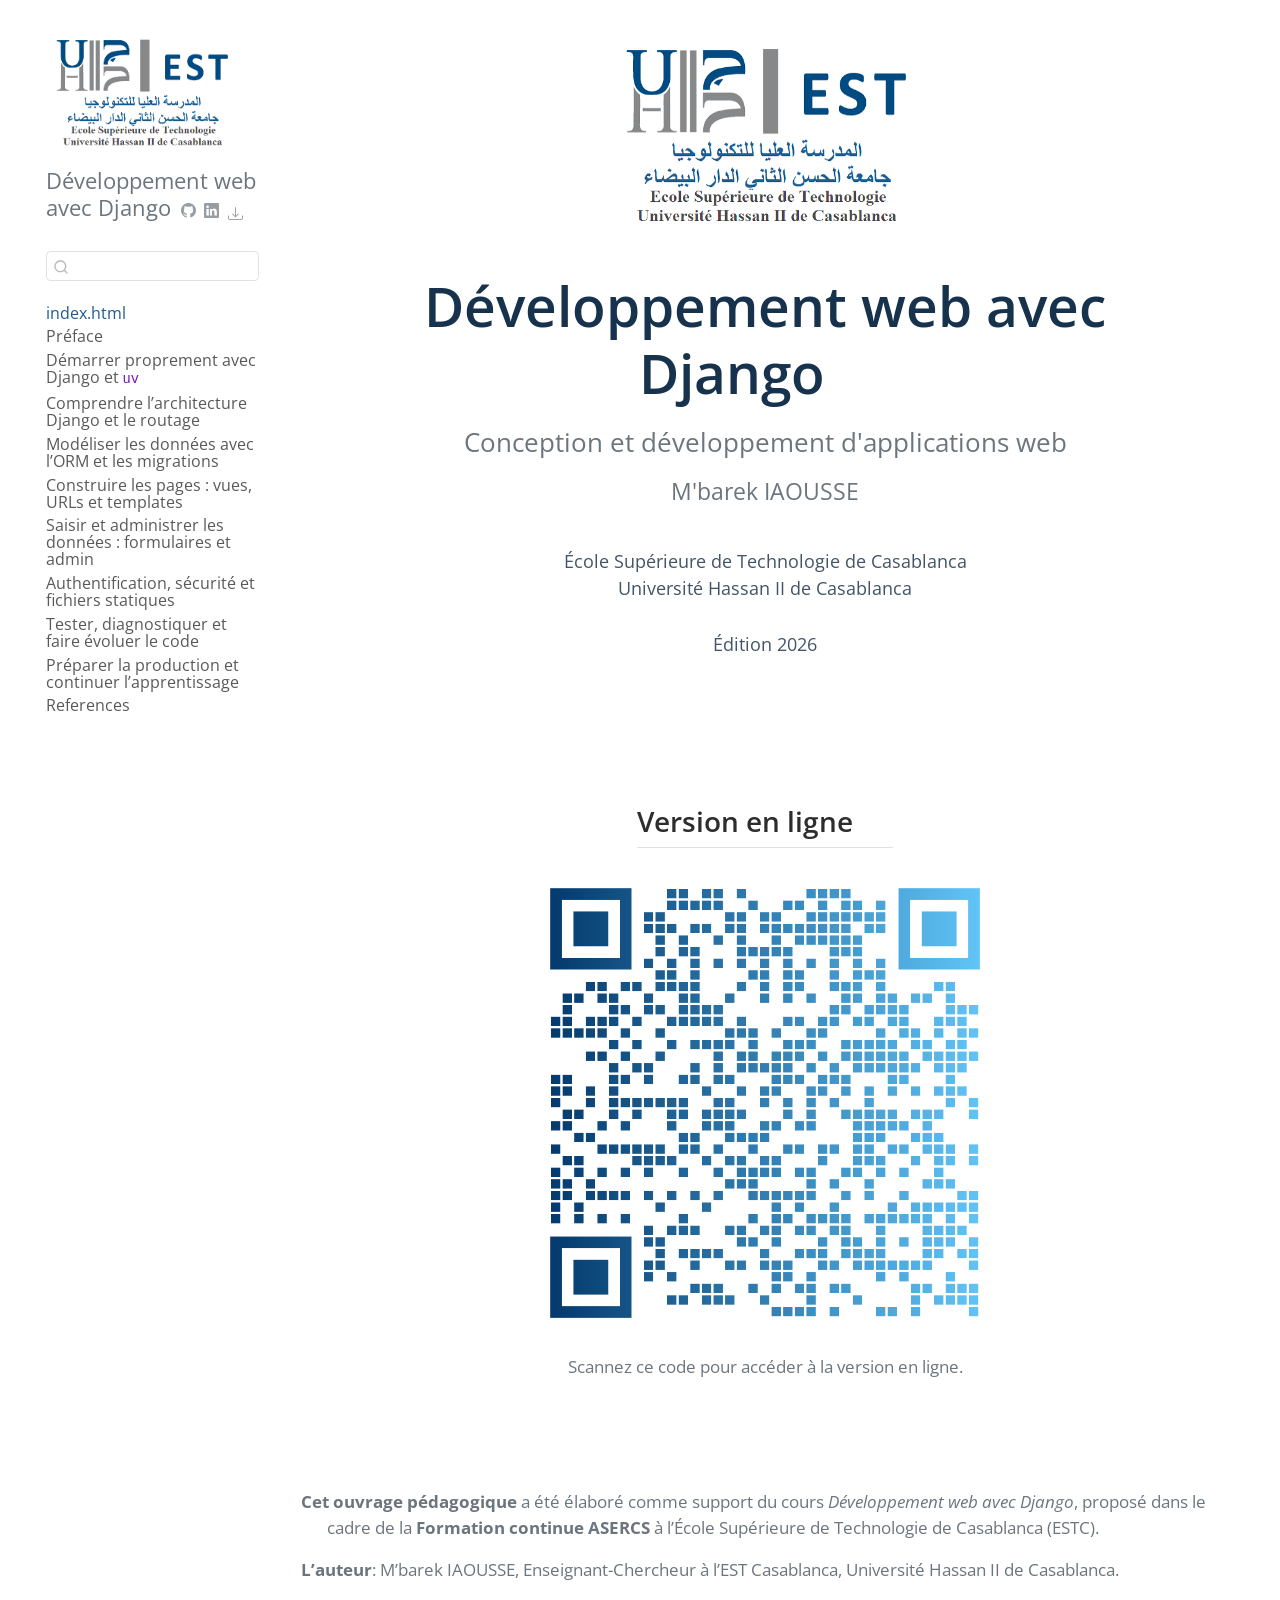
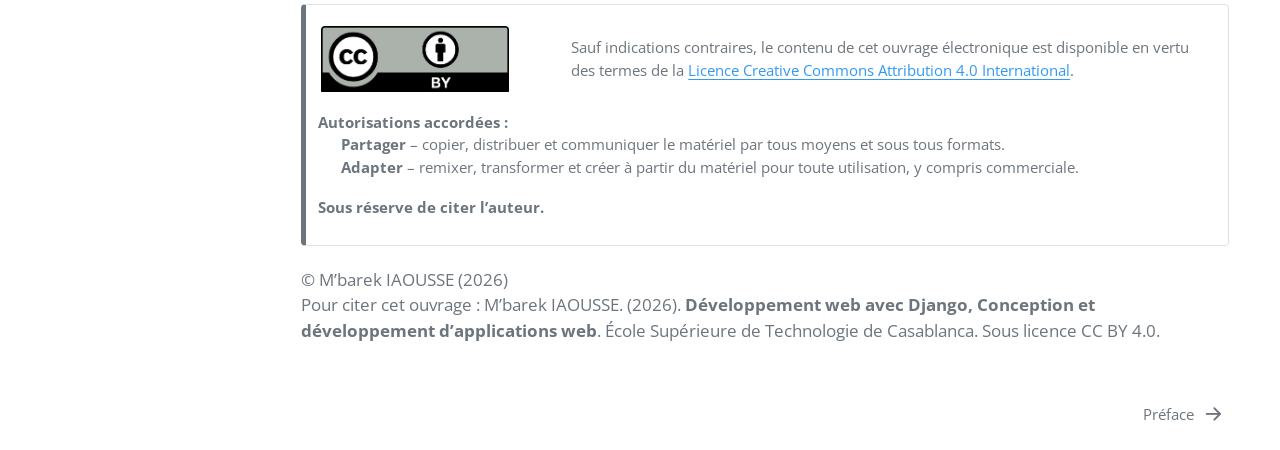
<file: docs/index.html>
<!DOCTYPE html>
<html xmlns="http://www.w3.org/1999/xhtml" lang="fr" xml:lang="fr"><head>

<meta charset="utf-8">
<meta name="generator" content="quarto-1.10.18">

<meta name="viewport" content="width=device-width, initial-scale=1.0, user-scalable=yes">

<meta name="author" content="IAOUSSE M’barek">
<meta name="dcterms.date" content="2026-01-01">

<title>Développement web avec Django</title>
<style>
/* Default styles provided by pandoc.
** See https://pandoc.org/MANUAL.html#variables-for-html for config info.
*/
span.smallcaps{font-variant: small-caps;}
div.columns{display: flex; gap: 1.5em;}
div.column{flex: auto;}
@media screen {
div.columns{gap: min(4vw, 1.5em);}
div.column{overflow-x: auto;}
}
div.hanging-indent{margin-left: 1.5em; text-indent: -1.5em;}
ul.task-list{list-style: none;}
ul.task-list li input[type="checkbox"] {
  width: 0.8em;
  margin: 0 0.8em 0.2em -1em; /* quarto-specific, see https://github.com/quarto-dev/quarto-cli/issues/4556 */ 
  vertical-align: middle;
}
</style>


<script src="site_libs/quarto-nav/quarto-nav.js"></script>
<script src="site_libs/quarto-nav/headroom.min.js"></script>
<script src="site_libs/clipboard/clipboard.min.js"></script>
<script src="site_libs/quarto-search/autocomplete.umd.js"></script>
<script src="site_libs/quarto-search/fuse.min.js"></script>
<script src="site_libs/quarto-search/quarto-search.js"></script>
<meta name="quarto:offset" content="./">
<link href="./preface.html" rel="next">
<script src="site_libs/quarto-html/quarto.js" type="module"></script>
<script src="site_libs/quarto-html/tabsets/tabsets.js" type="module"></script>
<script src="site_libs/quarto-html/popper.min.js"></script>
<script src="site_libs/quarto-html/tippy.umd.min.js"></script>
<script src="site_libs/quarto-html/anchor.min.js"></script>
<link href="site_libs/quarto-html/tippy.css" rel="stylesheet">
<link href="site_libs/quarto-html/quarto-syntax-highlighting-64a204ab8560d761af7679ceaba22944.css" rel="stylesheet" id="quarto-text-highlighting-styles">
<script src="site_libs/bootstrap/bootstrap.min.js"></script>
<link href="site_libs/bootstrap/bootstrap-icons.css" rel="stylesheet">
<link href="site_libs/bootstrap/bootstrap-0d9d9a46e068c065468cb3eda7b4f719.min.css" rel="stylesheet" append-hash="true" id="quarto-bootstrap" data-mode="light">
<script id="quarto-search-options" type="application/json">{
  "location": "sidebar",
  "copy-button": false,
  "collapse-after": 3,
  "panel-placement": "start",
  "type": "textbox",
  "limit": 50,
  "keyboard-shortcut": [
    "f",
    "/",
    "s"
  ],
  "show-item-context": false,
  "language": {
    "search-no-results-text": "Pas de résultats",
    "search-matching-documents-text": "documents trouvés",
    "search-copy-link-title": "Copier le lien vers la recherche",
    "search-hide-matches-text": "Cacher les correspondances additionnelles",
    "search-more-match-text": "correspondance de plus dans ce document",
    "search-more-matches-text": "correspondances de plus dans ce document",
    "search-clear-button-title": "Effacer",
    "search-text-placeholder": "",
    "search-detached-cancel-button-title": "Annuler",
    "search-submit-button-title": "Envoyer",
    "search-label": "Recherche"
  }
}</script>
<style>html{ scroll-behavior: smooth; }</style>


<link rel="stylesheet" href="styles.css">
</head>

<body class="nav-sidebar floating fullcontent quarto-light">

<div id="quarto-search-results"></div>
  <header id="quarto-header" class="headroom fixed-top quarto-banner">
  <nav class="quarto-secondary-nav">
    <div class="container-fluid d-flex">
      <button type="button" class="quarto-btn-toggle btn" data-bs-toggle="collapse" role="button" data-bs-target=".quarto-sidebar-collapse-item" aria-controls="quarto-sidebar" aria-expanded="false" aria-label="Basculer la barre latérale" onclick="if (window.quartoToggleHeadroom) { window.quartoToggleHeadroom(); }">
        <i class="bi bi-layout-text-sidebar-reverse"></i>
      </button>
        <nav class="quarto-page-breadcrumbs" aria-label="breadcrumb"><ol class="breadcrumb"><li class="breadcrumb-item"><a href="./index.html">index.html</a></li></ol></nav>
        <a class="flex-grow-1" role="navigation" data-bs-toggle="collapse" data-bs-target=".quarto-sidebar-collapse-item" aria-controls="quarto-sidebar" aria-expanded="false" aria-label="Basculer la barre latérale" onclick="if (window.quartoToggleHeadroom) { window.quartoToggleHeadroom(); }">      
        </a>
      <button type="button" class="btn quarto-search-button" aria-label="Recherche" onclick="window.quartoOpenSearch();">
        <i class="bi bi-search"></i>
      </button>
    </div>
  </nav>
</header>
<!-- content -->
<header id="title-block-header" class="quarto-title-block default page-columns page-full">
  <div class="quarto-title-banner page-columns page-full">
    <div class="quarto-title column-body">
      <h1 class="title">Développement web avec Django</h1>
                      </div>
  </div>
    
  
  <div class="quarto-title-meta">

      <div>
      <div class="quarto-title-meta-heading">Auteur</div>
      <div class="quarto-title-meta-contents">
               <p>IAOUSSE M’barek </p>
            </div>
    </div>
      
      <div>
      <div class="quarto-title-meta-heading">Date de publication</div>
      <div class="quarto-title-meta-contents">
        <p class="date">2026</p>
      </div>
    </div>
    
      
    </div>
    
  
  </header><div id="quarto-content" class="quarto-container page-columns page-rows-contents page-layout-article">
<!-- sidebar -->
  <nav id="quarto-sidebar" class="sidebar collapse collapse-horizontal quarto-sidebar-collapse-item sidebar-navigation floating overflow-auto">
    <div class="pt-lg-2 mt-2 text-left sidebar-header sidebar-header-stacked">
      <a href="./index.html" class="sidebar-logo-link">
      <img src="./images/logo_estc.png" alt="" class="sidebar-logo light-content py-0 d-lg-inline d-none">
      <img src="./images/logo_estc.png" alt="" class="sidebar-logo dark-content py-0 d-lg-inline d-none">
      </a>
    <div class="sidebar-title mb-0 py-0">
      <a href="./">Développement web avec Django</a> 
        <div class="sidebar-tools-main tools-wide">
    <a href="https://github.com/iaousse/" title="" class="quarto-navigation-tool px-1" aria-label="GitHub" target="_blank"><i class="bi bi-github"></i></a>
    <a href="https://www.linkedin.com/in/mbarekiaousse" title="" class="quarto-navigation-tool px-1" aria-label="LinkedIn" target="_blank"><i class="bi bi-linkedin"></i></a>
    <div class="dropdown">
      <a href="" title="Download" id="quarto-navigation-tool-dropdown-0" class="quarto-navigation-tool dropdown-toggle px-1" data-bs-toggle="dropdown" aria-expanded="false" role="link" aria-label="Download"><i class="bi bi-download"></i></a>
      <ul class="dropdown-menu" aria-labelledby="quarto-navigation-tool-dropdown-0">
          <li>
            <a class="dropdown-item sidebar-tools-main-item" href="./Développement-web-avec-Django.pdf">
              <i class="bi bi-file-pdf pe-1"></i>
            Download PDF
            </a>
          </li>
          <li>
            <a class="dropdown-item sidebar-tools-main-item" href="./Développement-web-avec-Django.epub">
              <i class="bi bi-journal pe-1"></i>
            Download ePub
            </a>
          </li>
      </ul>
    </div>
</div>
    </div>
      </div>
        <div class="mt-2 flex-shrink-0 align-items-center">
        <div class="sidebar-search">
        <div id="quarto-search" class="" title="Recherche"></div>
        </div>
        </div>
    <div class="sidebar-menu-container"> 
    <ul class="list-unstyled mt-1">
        <li class="sidebar-item">
  <div class="sidebar-item-container"> 
  <a href="./index.html" class="sidebar-item-text sidebar-link active">
 <span class="menu-text">index.html</span></a>
  </div>
</li>
        <li class="sidebar-item">
  <div class="sidebar-item-container"> 
  <a href="./preface.html" class="sidebar-item-text sidebar-link">
 <span class="menu-text">Préface</span></a>
  </div>
</li>
        <li class="sidebar-item">
  <div class="sidebar-item-container"> 
  <a href="./chapitres/01-demarrer.html" class="sidebar-item-text sidebar-link"><span class="chapter-title">Démarrer proprement avec Django et <code>uv</code></span></a>
  </div>
</li>
        <li class="sidebar-item">
  <div class="sidebar-item-container"> 
  <a href="./chapitres/02-archetecture-routage.html" class="sidebar-item-text sidebar-link"><span class="chapter-title">Comprendre l’architecture Django et le routage</span></a>
  </div>
</li>
        <li class="sidebar-item">
  <div class="sidebar-item-container"> 
  <a href="./chapitres/03-modeles-orm-migrations.html" class="sidebar-item-text sidebar-link"><span class="chapter-title">Modéliser les données avec l’ORM et les migrations</span></a>
  </div>
</li>
        <li class="sidebar-item">
  <div class="sidebar-item-container"> 
  <a href="./chapitres/04-vues-urls-templates.html" class="sidebar-item-text sidebar-link"><span class="chapter-title">Construire les pages : vues, URLs et templates</span></a>
  </div>
</li>
        <li class="sidebar-item">
  <div class="sidebar-item-container"> 
  <a href="./chapitres/05-formulaires-admin.html" class="sidebar-item-text sidebar-link"><span class="chapter-title">Saisir et administrer les données : formulaires et admin</span></a>
  </div>
</li>
        <li class="sidebar-item">
  <div class="sidebar-item-container"> 
  <a href="./chapitres/06-authentification-securites-fichiers.html" class="sidebar-item-text sidebar-link"><span class="chapter-title">Authentification, sécurité et fichiers statiques</span></a>
  </div>
</li>
        <li class="sidebar-item">
  <div class="sidebar-item-container"> 
  <a href="./chapitres/07-tests-debug-qualite.html" class="sidebar-item-text sidebar-link"><span class="chapter-title">Tester, diagnostiquer et faire évoluer le code</span></a>
  </div>
</li>
        <li class="sidebar-item">
  <div class="sidebar-item-container"> 
  <a href="./chapitres/08-production.html" class="sidebar-item-text sidebar-link"><span class="chapter-title">Préparer la production et continuer l’apprentissage</span></a>
  </div>
</li>
        <li class="sidebar-item">
  <div class="sidebar-item-container"> 
  <a href="./references.html" class="sidebar-item-text sidebar-link">
 <span class="menu-text">References</span></a>
  </div>
</li>
    </ul>
    </div>
</nav>
<div id="quarto-sidebar-glass" class="quarto-sidebar-collapse-item" data-bs-toggle="collapse" data-bs-target=".quarto-sidebar-collapse-item"></div>
<!-- margin-sidebar -->
    
<!-- main -->
<main class="content quarto-banner-title-block" id="quarto-document-content">





<h1 class="visually-hidden">Développement web avec Django</h1>
<section class="django-cover" aria-label="Couverture de l’ouvrage pédagogique">
  <img class="django-cover-logo" src="images/logo_estc.png" alt="Logo de l'EST Casablanca">
  <p class="django-cover-type">Ouvrage pédagogique</p>
  <h2 class="anchored">Développement web avec Django</h2>
  <p class="django-cover-subtitle">Conception et développement d'applications web</p>
  <p class="django-cover-author">M'barek IAOUSSE</p>
  <p class="django-cover-institution"><br>École Supérieure de Technologie de Casablanca<br>Université Hassan II de Casablanca</p>
  <p class="django-cover-year">Édition  2026</p>
</section>
<section class="django-cover-qr-page django-cover-qr-page-html" aria-label="Accès à la version en ligne">
<h2 class="anchored">
Version en ligne
</h2>
<img src="images/qrcode.png" alt="Code QR pour accéder à la version en ligne">
<p>
Scannez ce code pour accéder à la version en ligne.
</p>
</section>
<div class="hanging-indent">
<p><strong>Cet ouvrage pédagogique</strong> a été élaboré comme support du cours <em>Développement web avec Django</em>, proposé dans le cadre de la <strong>Formation continue ASERCS</strong> à l’École Supérieure de Technologie de Casablanca (ESTC).</p>
</div>
<div class="hanging-indent">
<p><strong>L’auteur</strong>: M’barek IAOUSSE, Enseignant-Chercheur à l’EST Casablanca, Université Hassan II de Casablanca.</p>
</div>
<div class="callout callout-style-simple callout-none no-icon">
<div class="callout-body d-flex">
<div class="callout-icon-container">
<i class="callout-icon no-icon"></i>
</div>
<div class="callout-body-container">
<div class="quarto-layout-panel" data-layout="[12,-1,40]">
<div class="quarto-layout-row quarto-layout-valign-center">
<div class="quarto-layout-cell" style="flex-basis: 22.6%;justify-content: center;">
<p><img src="images/CC/by.png" class="img-fluid"></p>
</div>
<div class="quarto-figure-spacer quarto-layout-cell" style="flex-basis: 1.9%;justify-content: flex-start;">
<p>&nbsp;</p>
</div>
<div class="quarto-layout-cell" style="flex-basis: 75.5%;justify-content: flex-start;">
<p>Sauf indications contraires, le contenu de cet ouvrage électronique est disponible en vertu des termes de la <a href="https://creativecommons.org/licenses/by/4.0/deed.fr">Licence Creative Commons Attribution 4.0 International</a>.</p>
</div>
</div>
</div>
<div class="hanging-indent">
<p><strong>Autorisations accordées :</strong><br>
<strong>Partager</strong> – copier, distribuer et communiquer le matériel par tous moyens et sous tous formats.<br>
<strong>Adapter</strong> – remixer, transformer et créer à partir du matériel pour toute utilisation, y compris commerciale.</p>
</div>
<div class="hanging-indent">
<p><strong>Sous réserve de citer l’auteur.</strong></p>
</div>
</div>
</div>
</div>
<p>© M’barek IAOUSSE (2026)<br>
Pour citer cet ouvrage : M’barek IAOUSSE. (2026). <strong>Développement web avec Django, Conception et développement d’applications web</strong>. École Supérieure de Technologie de Casablanca. Sous licence CC BY 4.0.</p>



</main> <!-- /main -->
<script id="quarto-html-after-body" type="application/javascript">
  window.document.addEventListener("DOMContentLoaded", function (event) {
    const icon = "";
    const anchorJS = new window.AnchorJS();
    anchorJS.options = {
      placement: 'right',
      icon: icon
    };
    anchorJS.add('.anchored');
    const isCodeAnnotation = (el) => {
      for (const clz of el.classList) {
        if (clz.startsWith('code-annotation-')) {                     
          return true;
        }
      }
      return false;
    }
    const onCopySuccess = function(e) {
      // button target
      const button = e.trigger;
      // don't keep focus
      button.blur();
      // flash "checked"
      button.classList.add('code-copy-button-checked');
      var currentTitle = button.getAttribute("title");
      button.setAttribute("title", "Copié");
      let tooltip;
      if (window.bootstrap) {
        button.setAttribute("data-bs-toggle", "tooltip");
        button.setAttribute("data-bs-placement", "left");
        button.setAttribute("data-bs-title", "Copié");
        tooltip = new bootstrap.Tooltip(button, 
          { trigger: "manual", 
            customClass: "code-copy-button-tooltip",
            offset: [0, -8]});
        tooltip.show();    
      }
      setTimeout(function() {
        if (tooltip) {
          tooltip.hide();
          button.removeAttribute("data-bs-title");
          button.removeAttribute("data-bs-toggle");
          button.removeAttribute("data-bs-placement");
        }
        button.setAttribute("title", currentTitle);
        button.classList.remove('code-copy-button-checked');
      }, 1000);
      // clear code selection
      e.clearSelection();
    }
    const getTextToCopy = function(trigger) {
      const outerScaffold = trigger.parentElement.cloneNode(true);
      const codeEl = outerScaffold.querySelector('code');
      for (const childEl of codeEl.children) {
        if (isCodeAnnotation(childEl)) {
          childEl.remove();
        }
      }
      return codeEl.innerText;
    }
    const clipboard = new window.ClipboardJS('.code-copy-button:not([data-in-quarto-modal])', {
      text: getTextToCopy
    });
    clipboard.on('success', onCopySuccess);
    if (window.document.getElementById('quarto-embedded-source-code-modal')) {
      const clipboardModal = new window.ClipboardJS('.code-copy-button[data-in-quarto-modal]', {
        text: getTextToCopy,
        container: window.document.getElementById('quarto-embedded-source-code-modal')
      });
      clipboardModal.on('success', onCopySuccess);
    }
      var localhostRegex = new RegExp(/^(?:http|https):\/\/localhost\:?[0-9]*\//);
      var mailtoRegex = new RegExp(/^mailto:/);
        var filterRegex = new RegExp('/' + window.location.host + '/');
      var isInternal = (href) => {
          return filterRegex.test(href) || localhostRegex.test(href) || mailtoRegex.test(href);
      }
      // Inspect non-navigation links and adorn them if external
     var links = window.document.querySelectorAll('a[href]:not(.nav-link):not(.navbar-brand):not(.toc-action):not(.sidebar-link):not(.sidebar-item-toggle):not(.pagination-link):not(.no-external):not([aria-hidden]):not(.dropdown-item):not(.quarto-navigation-tool):not(.about-link)');
      for (var i=0; i<links.length; i++) {
        const link = links[i];
        if (!isInternal(link.href)) {
          // undo the damage that might have been done by quarto-nav.js in the case of
          // links that we want to consider external
          if (link.dataset.originalHref !== undefined) {
            link.href = link.dataset.originalHref;
          }
        }
      }
    function tippyHover(el, contentFn, onTriggerFn, onUntriggerFn) {
      const config = {
        allowHTML: true,
        maxWidth: 500,
        delay: 100,
        arrow: false,
        appendTo: function(el) {
            return el.parentElement;
        },
        interactive: true,
        interactiveBorder: 10,
        theme: 'quarto',
        placement: 'bottom-start',
      };
      if (contentFn) {
        config.content = contentFn;
      }
      if (onTriggerFn) {
        config.onTrigger = onTriggerFn;
      }
      if (onUntriggerFn) {
        config.onUntrigger = onUntriggerFn;
      }
      window.tippy(el, config); 
    }
    const noterefs = window.document.querySelectorAll('a[role="doc-noteref"]');
    for (var i=0; i<noterefs.length; i++) {
      const ref = noterefs[i];
      tippyHover(ref, function() {
        // use id or data attribute instead here
        let href = ref.getAttribute('data-footnote-href') || ref.getAttribute('href');
        try { href = new URL(href).hash; } catch {}
        const id = href.replace(/^#\/?/, "");
        const note = window.document.getElementById(id);
        if (note) {
          return note.innerHTML;
        } else {
          return "";
        }
      });
    }
    const xrefs = window.document.querySelectorAll('a.quarto-xref');
    const processXRef = (id, note) => {
      // Strip column container classes
      const stripColumnClz = (el) => {
        el.classList.remove("page-full", "page-columns");
        if (el.children) {
          for (const child of el.children) {
            stripColumnClz(child);
          }
        }
      }
      stripColumnClz(note)
      if (id === null || id.startsWith('sec-')) {
        // Special case sections, only their first couple elements
        const container = document.createElement("div");
        if (note.children && note.children.length > 2) {
          container.appendChild(note.children[0].cloneNode(true));
          for (let i = 1; i < note.children.length; i++) {
            const child = note.children[i];
            if (child.tagName === "P" && child.innerText === "") {
              continue;
            } else {
              container.appendChild(child.cloneNode(true));
              break;
            }
          }
          if (window.Quarto?.typesetMath) {
            window.Quarto.typesetMath(container);
          }
          return container.innerHTML
        } else {
          if (window.Quarto?.typesetMath) {
            window.Quarto.typesetMath(note);
          }
          return note.innerHTML;
        }
      } else {
        // Remove any anchor links if they are present
        const anchorLink = note.querySelector('a.anchorjs-link');
        if (anchorLink) {
          anchorLink.remove();
        }
        if (window.Quarto?.typesetMath) {
          window.Quarto.typesetMath(note);
        }
        if (note.classList.contains("callout")) {
          return note.outerHTML;
        } else {
          return note.innerHTML;
        }
      }
    }
    for (var i=0; i<xrefs.length; i++) {
      const xref = xrefs[i];
      tippyHover(xref, undefined, function(instance) {
        instance.disable();
        let url = xref.getAttribute('href');
        let hash = undefined; 
        if (url.startsWith('#')) {
          hash = url;
        } else {
          try { hash = new URL(url).hash; } catch {}
        }
        if (hash) {
          const id = hash.replace(/^#\/?/, "");
          const note = window.document.getElementById(id);
          if (note !== null) {
            try {
              const html = processXRef(id, note.cloneNode(true));
              instance.setContent(html);
            } finally {
              instance.enable();
              instance.show();
            }
          } else {
            // See if we can fetch this
            fetch(url.split('#')[0])
            .then(res => res.text())
            .then(html => {
              const parser = new DOMParser();
              const htmlDoc = parser.parseFromString(html, "text/html");
              const note = htmlDoc.getElementById(id);
              if (note !== null) {
                const html = processXRef(id, note);
                instance.setContent(html);
              } 
            }).finally(() => {
              instance.enable();
              instance.show();
            });
          }
        } else {
          // See if we can fetch a full url (with no hash to target)
          // This is a special case and we should probably do some content thinning / targeting
          fetch(url)
          .then(res => res.text())
          .then(html => {
            const parser = new DOMParser();
            const htmlDoc = parser.parseFromString(html, "text/html");
            const note = htmlDoc.querySelector('main.content');
            if (note !== null) {
              // This should only happen for chapter cross references
              // (since there is no id in the URL)
              // remove the first header
              if (note.children.length > 0 && note.children[0].tagName === "HEADER") {
                note.children[0].remove();
              }
              const html = processXRef(null, note);
              instance.setContent(html);
            } 
          }).finally(() => {
            instance.enable();
            instance.show();
          });
        }
      }, function(instance) {
      });
    }
        let selectedAnnoteEl;
        const selectorForAnnotation = ( cell, annotation) => {
          let cellAttr = 'data-code-cell="' + cell + '"';
          let lineAttr = 'data-code-annotation="' +  annotation + '"';
          const selector = 'span[' + cellAttr + '][' + lineAttr + ']';
          return selector;
        }
        const selectCodeLines = (annoteEl) => {
          const doc = window.document;
          const targetCell = annoteEl.getAttribute("data-target-cell");
          const targetAnnotation = annoteEl.getAttribute("data-target-annotation");
          const annoteSpan = window.document.querySelector(selectorForAnnotation(targetCell, targetAnnotation));
          const lines = annoteSpan.getAttribute("data-code-lines").split(",");
          const lineIds = lines.map((line) => {
            return targetCell + "-" + line;
          })
          let top = null;
          let height = null;
          let parent = null;
          if (lineIds.length > 0) {
              //compute the position of the single el (top and bottom and make a div)
              const el = window.document.getElementById(lineIds[0]);
              top = el.offsetTop;
              height = el.offsetHeight;
              parent = el.parentElement.parentElement;
            if (lineIds.length > 1) {
              const lastEl = window.document.getElementById(lineIds[lineIds.length - 1]);
              const bottom = lastEl.offsetTop + lastEl.offsetHeight;
              height = bottom - top;
            }
            if (top !== null && height !== null && parent !== null) {
              // cook up a div (if necessary) and position it 
              let div = window.document.getElementById("code-annotation-line-highlight");
              if (div === null) {
                div = window.document.createElement("div");
                div.setAttribute("id", "code-annotation-line-highlight");
                div.style.position = 'absolute';
                parent.appendChild(div);
              }
              div.style.top = top - 2 + "px";
              div.style.height = height + 4 + "px";
              div.style.left = 0;
              let gutterDiv = window.document.getElementById("code-annotation-line-highlight-gutter");
              if (gutterDiv === null) {
                gutterDiv = window.document.createElement("div");
                gutterDiv.setAttribute("id", "code-annotation-line-highlight-gutter");
                gutterDiv.style.position = 'absolute';
                const codeCell = window.document.getElementById(targetCell);
                const gutter = codeCell.querySelector('.code-annotation-gutter');
                gutter.appendChild(gutterDiv);
              }
              gutterDiv.style.top = top - 2 + "px";
              gutterDiv.style.height = height + 4 + "px";
            }
            selectedAnnoteEl = annoteEl;
          }
        };
        const unselectCodeLines = () => {
          const elementsIds = ["code-annotation-line-highlight", "code-annotation-line-highlight-gutter"];
          elementsIds.forEach((elId) => {
            const div = window.document.getElementById(elId);
            if (div) {
              div.remove();
            }
          });
          selectedAnnoteEl = undefined;
        };
          // Handle positioning of the toggle
      window.addEventListener(
        "resize",
        throttle(() => {
          elRect = undefined;
          if (selectedAnnoteEl) {
            selectCodeLines(selectedAnnoteEl);
          }
        }, 10)
      );
      function throttle(fn, ms) {
      let throttle = false;
      let timer;
        return (...args) => {
          if(!throttle) { // first call gets through
              fn.apply(this, args);
              throttle = true;
          } else { // all the others get throttled
              if(timer) clearTimeout(timer); // cancel #2
              timer = setTimeout(() => {
                fn.apply(this, args);
                timer = throttle = false;
              }, ms);
          }
        };
      }
        // Attach click handler to the DT
        const annoteDls = window.document.querySelectorAll('dt[data-target-cell]');
        for (const annoteDlNode of annoteDls) {
          annoteDlNode.addEventListener('click', (event) => {
            const clickedEl = event.target;
            if (clickedEl !== selectedAnnoteEl) {
              unselectCodeLines();
              const activeEl = window.document.querySelector('dt[data-target-cell].code-annotation-active');
              if (activeEl) {
                activeEl.classList.remove('code-annotation-active');
              }
              selectCodeLines(clickedEl);
              clickedEl.classList.add('code-annotation-active');
            } else {
              // Unselect the line
              unselectCodeLines();
              clickedEl.classList.remove('code-annotation-active');
            }
          });
        }
    const findCites = (el) => {
      const parentEl = el.parentElement;
      if (parentEl) {
        const cites = parentEl.dataset.cites;
        if (cites) {
          return {
            el,
            cites: cites.split(' ')
          };
        } else {
          return findCites(el.parentElement)
        }
      } else {
        return undefined;
      }
    };
    var bibliorefs = window.document.querySelectorAll('a[role="doc-biblioref"]');
    for (var i=0; i<bibliorefs.length; i++) {
      const ref = bibliorefs[i];
      const citeInfo = findCites(ref);
      if (citeInfo) {
        tippyHover(citeInfo.el, function() {
          var popup = window.document.createElement('div');
          citeInfo.cites.forEach(function(cite) {
            var citeDiv = window.document.createElement('div');
            citeDiv.classList.add('hanging-indent');
            citeDiv.classList.add('csl-entry');
            var biblioDiv = window.document.getElementById('ref-' + cite);
            if (biblioDiv) {
              citeDiv.innerHTML = biblioDiv.innerHTML;
            }
            popup.appendChild(citeDiv);
          });
          return popup.innerHTML;
        });
      }
    }
  });
  </script>
<nav class="page-navigation">
  <div class="nav-page nav-page-previous">
  </div>
  <div class="nav-page nav-page-next">
      <a href="./preface.html" class="pagination-link" aria-label="Préface">
        <span class="nav-page-text">Préface</span> <i class="bi bi-arrow-right-short"></i>
      </a>
  </div>
</nav>
</div> <!-- /content -->




<script src="site_libs/quarto-html/zenscroll-min.js"></script>
</body></html>
</file>
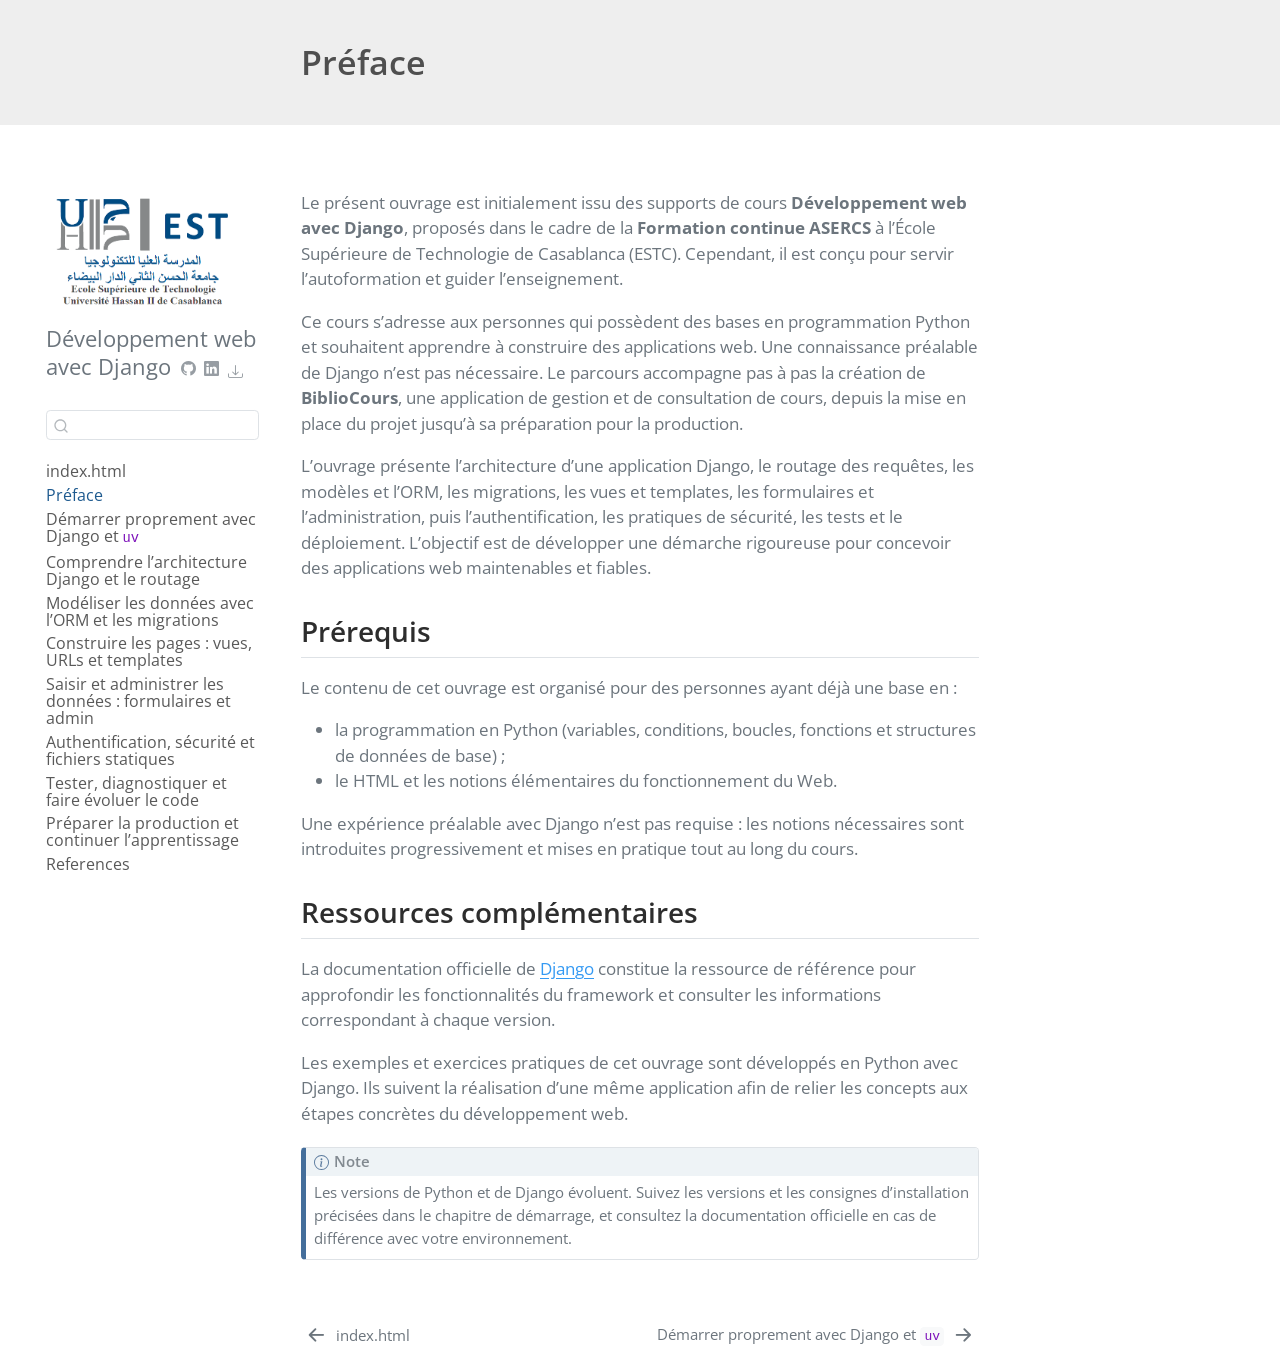
<file: docs/preface.html>
<!DOCTYPE html>
<html xmlns="http://www.w3.org/1999/xhtml" lang="fr" xml:lang="fr"><head>

<meta charset="utf-8">
<meta name="generator" content="quarto-1.10.18">

<meta name="viewport" content="width=device-width, initial-scale=1.0, user-scalable=yes">


<title>Préface – Développement web avec Django</title>
<style>
/* Default styles provided by pandoc.
** See https://pandoc.org/MANUAL.html#variables-for-html for config info.
*/
span.smallcaps{font-variant: small-caps;}
div.columns{display: flex; gap: 1.5em;}
div.column{flex: auto;}
@media screen {
div.columns{gap: min(4vw, 1.5em);}
div.column{overflow-x: auto;}
}
div.hanging-indent{margin-left: 1.5em; text-indent: -1.5em;}
ul.task-list{list-style: none;}
ul.task-list li input[type="checkbox"] {
  width: 0.8em;
  margin: 0 0.8em 0.2em -1em; /* quarto-specific, see https://github.com/quarto-dev/quarto-cli/issues/4556 */ 
  vertical-align: middle;
}
</style>


<script src="site_libs/quarto-nav/quarto-nav.js"></script>
<script src="site_libs/quarto-nav/headroom.min.js"></script>
<script src="site_libs/clipboard/clipboard.min.js"></script>
<script src="site_libs/quarto-search/autocomplete.umd.js"></script>
<script src="site_libs/quarto-search/fuse.min.js"></script>
<script src="site_libs/quarto-search/quarto-search.js"></script>
<meta name="quarto:offset" content="./">
<link href="./chapitres/01-demarrer.html" rel="next">
<link href="./index.html" rel="prev">
<script src="site_libs/quarto-html/quarto.js" type="module"></script>
<script src="site_libs/quarto-html/tabsets/tabsets.js" type="module"></script>
<script src="site_libs/quarto-html/popper.min.js"></script>
<script src="site_libs/quarto-html/tippy.umd.min.js"></script>
<script src="site_libs/quarto-html/anchor.min.js"></script>
<link href="site_libs/quarto-html/tippy.css" rel="stylesheet">
<link href="site_libs/quarto-html/quarto-syntax-highlighting-64a204ab8560d761af7679ceaba22944.css" rel="stylesheet" id="quarto-text-highlighting-styles">
<script src="site_libs/bootstrap/bootstrap.min.js"></script>
<link href="site_libs/bootstrap/bootstrap-icons.css" rel="stylesheet">
<link href="site_libs/bootstrap/bootstrap-0d9d9a46e068c065468cb3eda7b4f719.min.css" rel="stylesheet" append-hash="true" id="quarto-bootstrap" data-mode="light">
<script id="quarto-search-options" type="application/json">{
  "location": "sidebar",
  "copy-button": false,
  "collapse-after": 3,
  "panel-placement": "start",
  "type": "textbox",
  "limit": 50,
  "keyboard-shortcut": [
    "f",
    "/",
    "s"
  ],
  "show-item-context": false,
  "language": {
    "search-no-results-text": "Pas de résultats",
    "search-matching-documents-text": "documents trouvés",
    "search-copy-link-title": "Copier le lien vers la recherche",
    "search-hide-matches-text": "Cacher les correspondances additionnelles",
    "search-more-match-text": "correspondance de plus dans ce document",
    "search-more-matches-text": "correspondances de plus dans ce document",
    "search-clear-button-title": "Effacer",
    "search-text-placeholder": "",
    "search-detached-cancel-button-title": "Annuler",
    "search-submit-button-title": "Envoyer",
    "search-label": "Recherche"
  }
}</script>
<style>html{ scroll-behavior: smooth; }</style>


<link rel="stylesheet" href="styles.css">
</head>

<body class="nav-sidebar floating quarto-light">

<div id="quarto-search-results"></div>
  <header id="quarto-header" class="headroom fixed-top quarto-banner">
  <nav class="quarto-secondary-nav">
    <div class="container-fluid d-flex">
      <button type="button" class="quarto-btn-toggle btn" data-bs-toggle="collapse" role="button" data-bs-target=".quarto-sidebar-collapse-item" aria-controls="quarto-sidebar" aria-expanded="false" aria-label="Basculer la barre latérale" onclick="if (window.quartoToggleHeadroom) { window.quartoToggleHeadroom(); }">
        <i class="bi bi-layout-text-sidebar-reverse"></i>
      </button>
        <nav class="quarto-page-breadcrumbs" aria-label="breadcrumb"><ol class="breadcrumb"><li class="breadcrumb-item"><a href="./preface.html">Préface</a></li></ol></nav>
        <a class="flex-grow-1" role="navigation" data-bs-toggle="collapse" data-bs-target=".quarto-sidebar-collapse-item" aria-controls="quarto-sidebar" aria-expanded="false" aria-label="Basculer la barre latérale" onclick="if (window.quartoToggleHeadroom) { window.quartoToggleHeadroom(); }">      
        </a>
      <button type="button" class="btn quarto-search-button" aria-label="Recherche" onclick="window.quartoOpenSearch();">
        <i class="bi bi-search"></i>
      </button>
    </div>
  </nav>
</header>
<!-- content -->
<header id="title-block-header" class="quarto-title-block default page-columns page-full">
  <div class="quarto-title-banner page-columns page-full">
    <div class="quarto-title column-body">
      <h1 class="title">Préface</h1>
                      </div>
  </div>
    
  
  <div class="quarto-title-meta">

      
    
      
    </div>
    
  
  </header><div id="quarto-content" class="quarto-container page-columns page-rows-contents page-layout-article">
<!-- sidebar -->
  <nav id="quarto-sidebar" class="sidebar collapse collapse-horizontal quarto-sidebar-collapse-item sidebar-navigation floating overflow-auto">
    <div class="pt-lg-2 mt-2 text-left sidebar-header sidebar-header-stacked">
      <a href="./index.html" class="sidebar-logo-link">
      <img src="./images/logo_estc.png" alt="" class="sidebar-logo light-content py-0 d-lg-inline d-none">
      <img src="./images/logo_estc.png" alt="" class="sidebar-logo dark-content py-0 d-lg-inline d-none">
      </a>
    <div class="sidebar-title mb-0 py-0">
      <a href="./">Développement web avec Django</a> 
        <div class="sidebar-tools-main tools-wide">
    <a href="https://github.com/iaousse/" title="" class="quarto-navigation-tool px-1" aria-label="GitHub" target="_blank"><i class="bi bi-github"></i></a>
    <a href="https://www.linkedin.com/in/mbarekiaousse" title="" class="quarto-navigation-tool px-1" aria-label="LinkedIn" target="_blank"><i class="bi bi-linkedin"></i></a>
    <div class="dropdown">
      <a href="" title="Download" id="quarto-navigation-tool-dropdown-0" class="quarto-navigation-tool dropdown-toggle px-1" data-bs-toggle="dropdown" aria-expanded="false" role="link" aria-label="Download"><i class="bi bi-download"></i></a>
      <ul class="dropdown-menu" aria-labelledby="quarto-navigation-tool-dropdown-0">
          <li>
            <a class="dropdown-item sidebar-tools-main-item" href="./Développement-web-avec-Django.pdf">
              <i class="bi bi-file-pdf pe-1"></i>
            Download PDF
            </a>
          </li>
          <li>
            <a class="dropdown-item sidebar-tools-main-item" href="./Développement-web-avec-Django.epub">
              <i class="bi bi-journal pe-1"></i>
            Download ePub
            </a>
          </li>
      </ul>
    </div>
</div>
    </div>
      </div>
        <div class="mt-2 flex-shrink-0 align-items-center">
        <div class="sidebar-search">
        <div id="quarto-search" class="" title="Recherche"></div>
        </div>
        </div>
    <div class="sidebar-menu-container"> 
    <ul class="list-unstyled mt-1">
        <li class="sidebar-item">
  <div class="sidebar-item-container"> 
  <a href="./index.html" class="sidebar-item-text sidebar-link">
 <span class="menu-text">index.html</span></a>
  </div>
</li>
        <li class="sidebar-item">
  <div class="sidebar-item-container"> 
  <a href="./preface.html" class="sidebar-item-text sidebar-link active">
 <span class="menu-text">Préface</span></a>
  </div>
</li>
        <li class="sidebar-item">
  <div class="sidebar-item-container"> 
  <a href="./chapitres/01-demarrer.html" class="sidebar-item-text sidebar-link"><span class="chapter-title">Démarrer proprement avec Django et <code>uv</code></span></a>
  </div>
</li>
        <li class="sidebar-item">
  <div class="sidebar-item-container"> 
  <a href="./chapitres/02-archetecture-routage.html" class="sidebar-item-text sidebar-link"><span class="chapter-title">Comprendre l’architecture Django et le routage</span></a>
  </div>
</li>
        <li class="sidebar-item">
  <div class="sidebar-item-container"> 
  <a href="./chapitres/03-modeles-orm-migrations.html" class="sidebar-item-text sidebar-link"><span class="chapter-title">Modéliser les données avec l’ORM et les migrations</span></a>
  </div>
</li>
        <li class="sidebar-item">
  <div class="sidebar-item-container"> 
  <a href="./chapitres/04-vues-urls-templates.html" class="sidebar-item-text sidebar-link"><span class="chapter-title">Construire les pages : vues, URLs et templates</span></a>
  </div>
</li>
        <li class="sidebar-item">
  <div class="sidebar-item-container"> 
  <a href="./chapitres/05-formulaires-admin.html" class="sidebar-item-text sidebar-link"><span class="chapter-title">Saisir et administrer les données : formulaires et admin</span></a>
  </div>
</li>
        <li class="sidebar-item">
  <div class="sidebar-item-container"> 
  <a href="./chapitres/06-authentification-securites-fichiers.html" class="sidebar-item-text sidebar-link"><span class="chapter-title">Authentification, sécurité et fichiers statiques</span></a>
  </div>
</li>
        <li class="sidebar-item">
  <div class="sidebar-item-container"> 
  <a href="./chapitres/07-tests-debug-qualite.html" class="sidebar-item-text sidebar-link"><span class="chapter-title">Tester, diagnostiquer et faire évoluer le code</span></a>
  </div>
</li>
        <li class="sidebar-item">
  <div class="sidebar-item-container"> 
  <a href="./chapitres/08-production.html" class="sidebar-item-text sidebar-link"><span class="chapter-title">Préparer la production et continuer l’apprentissage</span></a>
  </div>
</li>
        <li class="sidebar-item">
  <div class="sidebar-item-container"> 
  <a href="./references.html" class="sidebar-item-text sidebar-link">
 <span class="menu-text">References</span></a>
  </div>
</li>
    </ul>
    </div>
</nav>
<div id="quarto-sidebar-glass" class="quarto-sidebar-collapse-item" data-bs-toggle="collapse" data-bs-target=".quarto-sidebar-collapse-item"></div>
<!-- margin-sidebar -->
    <div id="quarto-margin-sidebar" class="sidebar margin-sidebar zindex-bottom">
        
    </div>
<!-- main -->
<main class="content quarto-banner-title-block" id="quarto-document-content">





<p>Le présent ouvrage est initialement issu des supports de cours <strong>Développement web avec Django</strong>, proposés dans le cadre de la <strong>Formation continue ASERCS</strong> à l’École Supérieure de Technologie de Casablanca (ESTC). Cependant, il est conçu pour servir l’autoformation et guider l’enseignement.</p>
<p>Ce cours s’adresse aux personnes qui possèdent des bases en programmation Python et souhaitent apprendre à construire des applications web. Une connaissance préalable de Django n’est pas nécessaire. Le parcours accompagne pas à pas la création de <strong>BiblioCours</strong>, une application de gestion et de consultation de cours, depuis la mise en place du projet jusqu’à sa préparation pour la production.</p>
<p>L’ouvrage présente l’architecture d’une application Django, le routage des requêtes, les modèles et l’ORM, les migrations, les vues et templates, les formulaires et l’administration, puis l’authentification, les pratiques de sécurité, les tests et le déploiement. L’objectif est de développer une démarche rigoureuse pour concevoir des applications web maintenables et fiables.</p>
<h2 class="anchored">Prérequis</h2>
<p>Le contenu de cet ouvrage est organisé pour des personnes ayant déjà une base en :</p>
<ul>
<li>la programmation en Python (variables, conditions, boucles, fonctions et structures de données de base) ;</li>
<li>le HTML et les notions élémentaires du fonctionnement du Web.</li>
</ul>
<p>Une expérience préalable avec Django n’est pas requise : les notions nécessaires sont introduites progressivement et mises en pratique tout au long du cours.</p>
<h2 class="anchored">Ressources complémentaires</h2>
<p>La documentation officielle de <a href="https://docs.djangoproject.com/">Django</a> constitue la ressource de référence pour approfondir les fonctionnalités du framework et consulter les informations correspondant à chaque version.</p>
<p>Les exemples et exercices pratiques de cet ouvrage sont développés en Python avec Django. Ils suivent la réalisation d’une même application afin de relier les concepts aux étapes concrètes du développement web.</p>
<div class="callout callout-style-default callout-note callout-titled">
<div class="callout-header d-flex align-content-center">
<div class="callout-icon-container">
<i class="callout-icon"></i>
</div>
<div class="callout-title-container flex-fill">
Note
</div>
</div>
<div class="callout-body-container callout-body">
<p>Les versions de Python et de Django évoluent. Suivez les versions et les consignes d’installation précisées dans le chapitre de démarrage, et consultez la documentation officielle en cas de différence avec votre environnement.</p>
</div>
</div>



</main> <!-- /main -->
<script id="quarto-html-after-body" type="application/javascript">
  window.document.addEventListener("DOMContentLoaded", function (event) {
    const icon = "";
    const anchorJS = new window.AnchorJS();
    anchorJS.options = {
      placement: 'right',
      icon: icon
    };
    anchorJS.add('.anchored');
    const isCodeAnnotation = (el) => {
      for (const clz of el.classList) {
        if (clz.startsWith('code-annotation-')) {                     
          return true;
        }
      }
      return false;
    }
    const onCopySuccess = function(e) {
      // button target
      const button = e.trigger;
      // don't keep focus
      button.blur();
      // flash "checked"
      button.classList.add('code-copy-button-checked');
      var currentTitle = button.getAttribute("title");
      button.setAttribute("title", "Copié");
      let tooltip;
      if (window.bootstrap) {
        button.setAttribute("data-bs-toggle", "tooltip");
        button.setAttribute("data-bs-placement", "left");
        button.setAttribute("data-bs-title", "Copié");
        tooltip = new bootstrap.Tooltip(button, 
          { trigger: "manual", 
            customClass: "code-copy-button-tooltip",
            offset: [0, -8]});
        tooltip.show();    
      }
      setTimeout(function() {
        if (tooltip) {
          tooltip.hide();
          button.removeAttribute("data-bs-title");
          button.removeAttribute("data-bs-toggle");
          button.removeAttribute("data-bs-placement");
        }
        button.setAttribute("title", currentTitle);
        button.classList.remove('code-copy-button-checked');
      }, 1000);
      // clear code selection
      e.clearSelection();
    }
    const getTextToCopy = function(trigger) {
      const outerScaffold = trigger.parentElement.cloneNode(true);
      const codeEl = outerScaffold.querySelector('code');
      for (const childEl of codeEl.children) {
        if (isCodeAnnotation(childEl)) {
          childEl.remove();
        }
      }
      return codeEl.innerText;
    }
    const clipboard = new window.ClipboardJS('.code-copy-button:not([data-in-quarto-modal])', {
      text: getTextToCopy
    });
    clipboard.on('success', onCopySuccess);
    if (window.document.getElementById('quarto-embedded-source-code-modal')) {
      const clipboardModal = new window.ClipboardJS('.code-copy-button[data-in-quarto-modal]', {
        text: getTextToCopy,
        container: window.document.getElementById('quarto-embedded-source-code-modal')
      });
      clipboardModal.on('success', onCopySuccess);
    }
      var localhostRegex = new RegExp(/^(?:http|https):\/\/localhost\:?[0-9]*\//);
      var mailtoRegex = new RegExp(/^mailto:/);
        var filterRegex = new RegExp('/' + window.location.host + '/');
      var isInternal = (href) => {
          return filterRegex.test(href) || localhostRegex.test(href) || mailtoRegex.test(href);
      }
      // Inspect non-navigation links and adorn them if external
     var links = window.document.querySelectorAll('a[href]:not(.nav-link):not(.navbar-brand):not(.toc-action):not(.sidebar-link):not(.sidebar-item-toggle):not(.pagination-link):not(.no-external):not([aria-hidden]):not(.dropdown-item):not(.quarto-navigation-tool):not(.about-link)');
      for (var i=0; i<links.length; i++) {
        const link = links[i];
        if (!isInternal(link.href)) {
          // undo the damage that might have been done by quarto-nav.js in the case of
          // links that we want to consider external
          if (link.dataset.originalHref !== undefined) {
            link.href = link.dataset.originalHref;
          }
        }
      }
    function tippyHover(el, contentFn, onTriggerFn, onUntriggerFn) {
      const config = {
        allowHTML: true,
        maxWidth: 500,
        delay: 100,
        arrow: false,
        appendTo: function(el) {
            return el.parentElement;
        },
        interactive: true,
        interactiveBorder: 10,
        theme: 'quarto',
        placement: 'bottom-start',
      };
      if (contentFn) {
        config.content = contentFn;
      }
      if (onTriggerFn) {
        config.onTrigger = onTriggerFn;
      }
      if (onUntriggerFn) {
        config.onUntrigger = onUntriggerFn;
      }
      window.tippy(el, config); 
    }
    const noterefs = window.document.querySelectorAll('a[role="doc-noteref"]');
    for (var i=0; i<noterefs.length; i++) {
      const ref = noterefs[i];
      tippyHover(ref, function() {
        // use id or data attribute instead here
        let href = ref.getAttribute('data-footnote-href') || ref.getAttribute('href');
        try { href = new URL(href).hash; } catch {}
        const id = href.replace(/^#\/?/, "");
        const note = window.document.getElementById(id);
        if (note) {
          return note.innerHTML;
        } else {
          return "";
        }
      });
    }
    const xrefs = window.document.querySelectorAll('a.quarto-xref');
    const processXRef = (id, note) => {
      // Strip column container classes
      const stripColumnClz = (el) => {
        el.classList.remove("page-full", "page-columns");
        if (el.children) {
          for (const child of el.children) {
            stripColumnClz(child);
          }
        }
      }
      stripColumnClz(note)
      if (id === null || id.startsWith('sec-')) {
        // Special case sections, only their first couple elements
        const container = document.createElement("div");
        if (note.children && note.children.length > 2) {
          container.appendChild(note.children[0].cloneNode(true));
          for (let i = 1; i < note.children.length; i++) {
            const child = note.children[i];
            if (child.tagName === "P" && child.innerText === "") {
              continue;
            } else {
              container.appendChild(child.cloneNode(true));
              break;
            }
          }
          if (window.Quarto?.typesetMath) {
            window.Quarto.typesetMath(container);
          }
          return container.innerHTML
        } else {
          if (window.Quarto?.typesetMath) {
            window.Quarto.typesetMath(note);
          }
          return note.innerHTML;
        }
      } else {
        // Remove any anchor links if they are present
        const anchorLink = note.querySelector('a.anchorjs-link');
        if (anchorLink) {
          anchorLink.remove();
        }
        if (window.Quarto?.typesetMath) {
          window.Quarto.typesetMath(note);
        }
        if (note.classList.contains("callout")) {
          return note.outerHTML;
        } else {
          return note.innerHTML;
        }
      }
    }
    for (var i=0; i<xrefs.length; i++) {
      const xref = xrefs[i];
      tippyHover(xref, undefined, function(instance) {
        instance.disable();
        let url = xref.getAttribute('href');
        let hash = undefined; 
        if (url.startsWith('#')) {
          hash = url;
        } else {
          try { hash = new URL(url).hash; } catch {}
        }
        if (hash) {
          const id = hash.replace(/^#\/?/, "");
          const note = window.document.getElementById(id);
          if (note !== null) {
            try {
              const html = processXRef(id, note.cloneNode(true));
              instance.setContent(html);
            } finally {
              instance.enable();
              instance.show();
            }
          } else {
            // See if we can fetch this
            fetch(url.split('#')[0])
            .then(res => res.text())
            .then(html => {
              const parser = new DOMParser();
              const htmlDoc = parser.parseFromString(html, "text/html");
              const note = htmlDoc.getElementById(id);
              if (note !== null) {
                const html = processXRef(id, note);
                instance.setContent(html);
              } 
            }).finally(() => {
              instance.enable();
              instance.show();
            });
          }
        } else {
          // See if we can fetch a full url (with no hash to target)
          // This is a special case and we should probably do some content thinning / targeting
          fetch(url)
          .then(res => res.text())
          .then(html => {
            const parser = new DOMParser();
            const htmlDoc = parser.parseFromString(html, "text/html");
            const note = htmlDoc.querySelector('main.content');
            if (note !== null) {
              // This should only happen for chapter cross references
              // (since there is no id in the URL)
              // remove the first header
              if (note.children.length > 0 && note.children[0].tagName === "HEADER") {
                note.children[0].remove();
              }
              const html = processXRef(null, note);
              instance.setContent(html);
            } 
          }).finally(() => {
            instance.enable();
            instance.show();
          });
        }
      }, function(instance) {
      });
    }
        let selectedAnnoteEl;
        const selectorForAnnotation = ( cell, annotation) => {
          let cellAttr = 'data-code-cell="' + cell + '"';
          let lineAttr = 'data-code-annotation="' +  annotation + '"';
          const selector = 'span[' + cellAttr + '][' + lineAttr + ']';
          return selector;
        }
        const selectCodeLines = (annoteEl) => {
          const doc = window.document;
          const targetCell = annoteEl.getAttribute("data-target-cell");
          const targetAnnotation = annoteEl.getAttribute("data-target-annotation");
          const annoteSpan = window.document.querySelector(selectorForAnnotation(targetCell, targetAnnotation));
          const lines = annoteSpan.getAttribute("data-code-lines").split(",");
          const lineIds = lines.map((line) => {
            return targetCell + "-" + line;
          })
          let top = null;
          let height = null;
          let parent = null;
          if (lineIds.length > 0) {
              //compute the position of the single el (top and bottom and make a div)
              const el = window.document.getElementById(lineIds[0]);
              top = el.offsetTop;
              height = el.offsetHeight;
              parent = el.parentElement.parentElement;
            if (lineIds.length > 1) {
              const lastEl = window.document.getElementById(lineIds[lineIds.length - 1]);
              const bottom = lastEl.offsetTop + lastEl.offsetHeight;
              height = bottom - top;
            }
            if (top !== null && height !== null && parent !== null) {
              // cook up a div (if necessary) and position it 
              let div = window.document.getElementById("code-annotation-line-highlight");
              if (div === null) {
                div = window.document.createElement("div");
                div.setAttribute("id", "code-annotation-line-highlight");
                div.style.position = 'absolute';
                parent.appendChild(div);
              }
              div.style.top = top - 2 + "px";
              div.style.height = height + 4 + "px";
              div.style.left = 0;
              let gutterDiv = window.document.getElementById("code-annotation-line-highlight-gutter");
              if (gutterDiv === null) {
                gutterDiv = window.document.createElement("div");
                gutterDiv.setAttribute("id", "code-annotation-line-highlight-gutter");
                gutterDiv.style.position = 'absolute';
                const codeCell = window.document.getElementById(targetCell);
                const gutter = codeCell.querySelector('.code-annotation-gutter');
                gutter.appendChild(gutterDiv);
              }
              gutterDiv.style.top = top - 2 + "px";
              gutterDiv.style.height = height + 4 + "px";
            }
            selectedAnnoteEl = annoteEl;
          }
        };
        const unselectCodeLines = () => {
          const elementsIds = ["code-annotation-line-highlight", "code-annotation-line-highlight-gutter"];
          elementsIds.forEach((elId) => {
            const div = window.document.getElementById(elId);
            if (div) {
              div.remove();
            }
          });
          selectedAnnoteEl = undefined;
        };
          // Handle positioning of the toggle
      window.addEventListener(
        "resize",
        throttle(() => {
          elRect = undefined;
          if (selectedAnnoteEl) {
            selectCodeLines(selectedAnnoteEl);
          }
        }, 10)
      );
      function throttle(fn, ms) {
      let throttle = false;
      let timer;
        return (...args) => {
          if(!throttle) { // first call gets through
              fn.apply(this, args);
              throttle = true;
          } else { // all the others get throttled
              if(timer) clearTimeout(timer); // cancel #2
              timer = setTimeout(() => {
                fn.apply(this, args);
                timer = throttle = false;
              }, ms);
          }
        };
      }
        // Attach click handler to the DT
        const annoteDls = window.document.querySelectorAll('dt[data-target-cell]');
        for (const annoteDlNode of annoteDls) {
          annoteDlNode.addEventListener('click', (event) => {
            const clickedEl = event.target;
            if (clickedEl !== selectedAnnoteEl) {
              unselectCodeLines();
              const activeEl = window.document.querySelector('dt[data-target-cell].code-annotation-active');
              if (activeEl) {
                activeEl.classList.remove('code-annotation-active');
              }
              selectCodeLines(clickedEl);
              clickedEl.classList.add('code-annotation-active');
            } else {
              // Unselect the line
              unselectCodeLines();
              clickedEl.classList.remove('code-annotation-active');
            }
          });
        }
    const findCites = (el) => {
      const parentEl = el.parentElement;
      if (parentEl) {
        const cites = parentEl.dataset.cites;
        if (cites) {
          return {
            el,
            cites: cites.split(' ')
          };
        } else {
          return findCites(el.parentElement)
        }
      } else {
        return undefined;
      }
    };
    var bibliorefs = window.document.querySelectorAll('a[role="doc-biblioref"]');
    for (var i=0; i<bibliorefs.length; i++) {
      const ref = bibliorefs[i];
      const citeInfo = findCites(ref);
      if (citeInfo) {
        tippyHover(citeInfo.el, function() {
          var popup = window.document.createElement('div');
          citeInfo.cites.forEach(function(cite) {
            var citeDiv = window.document.createElement('div');
            citeDiv.classList.add('hanging-indent');
            citeDiv.classList.add('csl-entry');
            var biblioDiv = window.document.getElementById('ref-' + cite);
            if (biblioDiv) {
              citeDiv.innerHTML = biblioDiv.innerHTML;
            }
            popup.appendChild(citeDiv);
          });
          return popup.innerHTML;
        });
      }
    }
  });
  </script>
<nav class="page-navigation">
  <div class="nav-page nav-page-previous">
      <a href="./index.html" class="pagination-link" aria-label="index.html">
        <i class="bi bi-arrow-left-short"></i> <span class="nav-page-text">index.html</span>
      </a>          
  </div>
  <div class="nav-page nav-page-next">
      <a href="./chapitres/01-demarrer.html" class="pagination-link" aria-label="Démarrer proprement avec Django et `uv`">
        <span class="nav-page-text"><span class="chapter-title">Démarrer proprement avec Django et <code>uv</code></span></span> <i class="bi bi-arrow-right-short"></i>
      </a>
  </div>
</nav>
</div> <!-- /content -->




<script src="site_libs/quarto-html/zenscroll-min.js"></script>
</body></html>
</file>
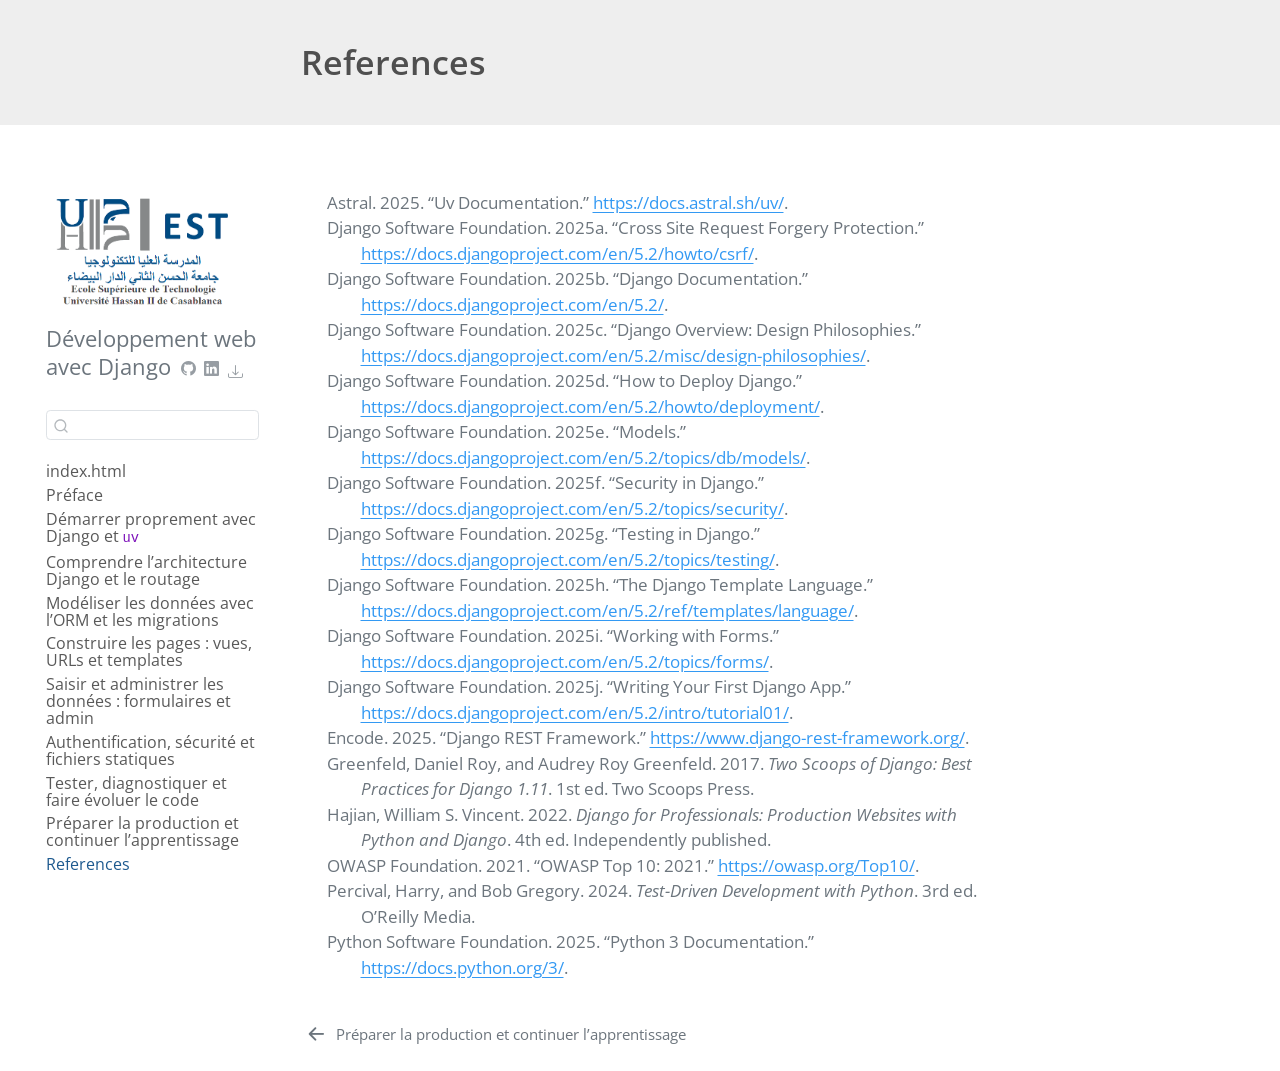
<file: docs/references.html>
<!DOCTYPE html>
<html xmlns="http://www.w3.org/1999/xhtml" lang="fr" xml:lang="fr"><head>

<meta charset="utf-8">
<meta name="generator" content="quarto-1.10.18">

<meta name="viewport" content="width=device-width, initial-scale=1.0, user-scalable=yes">


<title>References – Développement web avec Django</title>
<style>
/* Default styles provided by pandoc.
** See https://pandoc.org/MANUAL.html#variables-for-html for config info.
*/
span.smallcaps{font-variant: small-caps;}
div.columns{display: flex; gap: 1.5em;}
div.column{flex: auto;}
@media screen {
div.columns{gap: min(4vw, 1.5em);}
div.column{overflow-x: auto;}
}
div.hanging-indent{margin-left: 1.5em; text-indent: -1.5em;}
ul.task-list{list-style: none;}
ul.task-list li input[type="checkbox"] {
  width: 0.8em;
  margin: 0 0.8em 0.2em -1em; /* quarto-specific, see https://github.com/quarto-dev/quarto-cli/issues/4556 */ 
  vertical-align: middle;
}
/* CSS for citations */
div.csl-bib-body { }
div.csl-entry {
  clear: both;
}
.hanging-indent div.csl-entry {
  margin-left:2em;
  text-indent:-2em;
}
div.csl-left-margin {
  min-width:2em;
  float:left;
}
div.csl-right-inline {
  margin-left:2em;
  padding-left:1em;
}
div.csl-indent {
  margin-left: 2em;
}</style>


<script src="site_libs/quarto-nav/quarto-nav.js"></script>
<script src="site_libs/quarto-nav/headroom.min.js"></script>
<script src="site_libs/clipboard/clipboard.min.js"></script>
<script src="site_libs/quarto-search/autocomplete.umd.js"></script>
<script src="site_libs/quarto-search/fuse.min.js"></script>
<script src="site_libs/quarto-search/quarto-search.js"></script>
<meta name="quarto:offset" content="./">
<link href="./chapitres/08-production.html" rel="prev">
<script src="site_libs/quarto-html/quarto.js" type="module"></script>
<script src="site_libs/quarto-html/tabsets/tabsets.js" type="module"></script>
<script src="site_libs/quarto-html/popper.min.js"></script>
<script src="site_libs/quarto-html/tippy.umd.min.js"></script>
<script src="site_libs/quarto-html/anchor.min.js"></script>
<link href="site_libs/quarto-html/tippy.css" rel="stylesheet">
<link href="site_libs/quarto-html/quarto-syntax-highlighting-64a204ab8560d761af7679ceaba22944.css" rel="stylesheet" id="quarto-text-highlighting-styles">
<script src="site_libs/bootstrap/bootstrap.min.js"></script>
<link href="site_libs/bootstrap/bootstrap-icons.css" rel="stylesheet">
<link href="site_libs/bootstrap/bootstrap-0d9d9a46e068c065468cb3eda7b4f719.min.css" rel="stylesheet" append-hash="true" id="quarto-bootstrap" data-mode="light">
<script id="quarto-search-options" type="application/json">{
  "location": "sidebar",
  "copy-button": false,
  "collapse-after": 3,
  "panel-placement": "start",
  "type": "textbox",
  "limit": 50,
  "keyboard-shortcut": [
    "f",
    "/",
    "s"
  ],
  "show-item-context": false,
  "language": {
    "search-no-results-text": "Pas de résultats",
    "search-matching-documents-text": "documents trouvés",
    "search-copy-link-title": "Copier le lien vers la recherche",
    "search-hide-matches-text": "Cacher les correspondances additionnelles",
    "search-more-match-text": "correspondance de plus dans ce document",
    "search-more-matches-text": "correspondances de plus dans ce document",
    "search-clear-button-title": "Effacer",
    "search-text-placeholder": "",
    "search-detached-cancel-button-title": "Annuler",
    "search-submit-button-title": "Envoyer",
    "search-label": "Recherche"
  }
}</script>
<style>html{ scroll-behavior: smooth; }</style>


<link rel="stylesheet" href="styles.css">
</head>

<body class="nav-sidebar floating quarto-light">

<div id="quarto-search-results"></div>
  <header id="quarto-header" class="headroom fixed-top quarto-banner">
  <nav class="quarto-secondary-nav">
    <div class="container-fluid d-flex">
      <button type="button" class="quarto-btn-toggle btn" data-bs-toggle="collapse" role="button" data-bs-target=".quarto-sidebar-collapse-item" aria-controls="quarto-sidebar" aria-expanded="false" aria-label="Basculer la barre latérale" onclick="if (window.quartoToggleHeadroom) { window.quartoToggleHeadroom(); }">
        <i class="bi bi-layout-text-sidebar-reverse"></i>
      </button>
        <nav class="quarto-page-breadcrumbs" aria-label="breadcrumb"><ol class="breadcrumb"><li class="breadcrumb-item"><a href="./references.html">References</a></li></ol></nav>
        <a class="flex-grow-1" role="navigation" data-bs-toggle="collapse" data-bs-target=".quarto-sidebar-collapse-item" aria-controls="quarto-sidebar" aria-expanded="false" aria-label="Basculer la barre latérale" onclick="if (window.quartoToggleHeadroom) { window.quartoToggleHeadroom(); }">      
        </a>
      <button type="button" class="btn quarto-search-button" aria-label="Recherche" onclick="window.quartoOpenSearch();">
        <i class="bi bi-search"></i>
      </button>
    </div>
  </nav>
</header>
<!-- content -->
<header id="title-block-header" class="quarto-title-block default page-columns page-full">
  <div class="quarto-title-banner page-columns page-full">
    <div class="quarto-title column-body">
      <h1 class="title">References</h1>
                      </div>
  </div>
    
  
  <div class="quarto-title-meta">

      
    
      
    </div>
    
  
  </header><div id="quarto-content" class="quarto-container page-columns page-rows-contents page-layout-article">
<!-- sidebar -->
  <nav id="quarto-sidebar" class="sidebar collapse collapse-horizontal quarto-sidebar-collapse-item sidebar-navigation floating overflow-auto">
    <div class="pt-lg-2 mt-2 text-left sidebar-header sidebar-header-stacked">
      <a href="./index.html" class="sidebar-logo-link">
      <img src="./images/logo_estc.png" alt="" class="sidebar-logo light-content py-0 d-lg-inline d-none">
      <img src="./images/logo_estc.png" alt="" class="sidebar-logo dark-content py-0 d-lg-inline d-none">
      </a>
    <div class="sidebar-title mb-0 py-0">
      <a href="./">Développement web avec Django</a> 
        <div class="sidebar-tools-main tools-wide">
    <a href="https://github.com/iaousse/" title="" class="quarto-navigation-tool px-1" aria-label="GitHub" target="_blank"><i class="bi bi-github"></i></a>
    <a href="https://www.linkedin.com/in/mbarekiaousse" title="" class="quarto-navigation-tool px-1" aria-label="LinkedIn" target="_blank"><i class="bi bi-linkedin"></i></a>
    <div class="dropdown">
      <a href="" title="Download" id="quarto-navigation-tool-dropdown-0" class="quarto-navigation-tool dropdown-toggle px-1" data-bs-toggle="dropdown" aria-expanded="false" role="link" aria-label="Download"><i class="bi bi-download"></i></a>
      <ul class="dropdown-menu" aria-labelledby="quarto-navigation-tool-dropdown-0">
          <li>
            <a class="dropdown-item sidebar-tools-main-item" href="./Développement-web-avec-Django.pdf">
              <i class="bi bi-file-pdf pe-1"></i>
            Download PDF
            </a>
          </li>
          <li>
            <a class="dropdown-item sidebar-tools-main-item" href="./Développement-web-avec-Django.epub">
              <i class="bi bi-journal pe-1"></i>
            Download ePub
            </a>
          </li>
      </ul>
    </div>
</div>
    </div>
      </div>
        <div class="mt-2 flex-shrink-0 align-items-center">
        <div class="sidebar-search">
        <div id="quarto-search" class="" title="Recherche"></div>
        </div>
        </div>
    <div class="sidebar-menu-container"> 
    <ul class="list-unstyled mt-1">
        <li class="sidebar-item">
  <div class="sidebar-item-container"> 
  <a href="./index.html" class="sidebar-item-text sidebar-link">
 <span class="menu-text">index.html</span></a>
  </div>
</li>
        <li class="sidebar-item">
  <div class="sidebar-item-container"> 
  <a href="./preface.html" class="sidebar-item-text sidebar-link">
 <span class="menu-text">Préface</span></a>
  </div>
</li>
        <li class="sidebar-item">
  <div class="sidebar-item-container"> 
  <a href="./chapitres/01-demarrer.html" class="sidebar-item-text sidebar-link"><span class="chapter-title">Démarrer proprement avec Django et <code>uv</code></span></a>
  </div>
</li>
        <li class="sidebar-item">
  <div class="sidebar-item-container"> 
  <a href="./chapitres/02-archetecture-routage.html" class="sidebar-item-text sidebar-link"><span class="chapter-title">Comprendre l’architecture Django et le routage</span></a>
  </div>
</li>
        <li class="sidebar-item">
  <div class="sidebar-item-container"> 
  <a href="./chapitres/03-modeles-orm-migrations.html" class="sidebar-item-text sidebar-link"><span class="chapter-title">Modéliser les données avec l’ORM et les migrations</span></a>
  </div>
</li>
        <li class="sidebar-item">
  <div class="sidebar-item-container"> 
  <a href="./chapitres/04-vues-urls-templates.html" class="sidebar-item-text sidebar-link"><span class="chapter-title">Construire les pages : vues, URLs et templates</span></a>
  </div>
</li>
        <li class="sidebar-item">
  <div class="sidebar-item-container"> 
  <a href="./chapitres/05-formulaires-admin.html" class="sidebar-item-text sidebar-link"><span class="chapter-title">Saisir et administrer les données : formulaires et admin</span></a>
  </div>
</li>
        <li class="sidebar-item">
  <div class="sidebar-item-container"> 
  <a href="./chapitres/06-authentification-securites-fichiers.html" class="sidebar-item-text sidebar-link"><span class="chapter-title">Authentification, sécurité et fichiers statiques</span></a>
  </div>
</li>
        <li class="sidebar-item">
  <div class="sidebar-item-container"> 
  <a href="./chapitres/07-tests-debug-qualite.html" class="sidebar-item-text sidebar-link"><span class="chapter-title">Tester, diagnostiquer et faire évoluer le code</span></a>
  </div>
</li>
        <li class="sidebar-item">
  <div class="sidebar-item-container"> 
  <a href="./chapitres/08-production.html" class="sidebar-item-text sidebar-link"><span class="chapter-title">Préparer la production et continuer l’apprentissage</span></a>
  </div>
</li>
        <li class="sidebar-item">
  <div class="sidebar-item-container"> 
  <a href="./references.html" class="sidebar-item-text sidebar-link active">
 <span class="menu-text">References</span></a>
  </div>
</li>
    </ul>
    </div>
</nav>
<div id="quarto-sidebar-glass" class="quarto-sidebar-collapse-item" data-bs-toggle="collapse" data-bs-target=".quarto-sidebar-collapse-item"></div>
<!-- margin-sidebar -->
    <div id="quarto-margin-sidebar" class="sidebar margin-sidebar zindex-bottom">
        
    </div>
<!-- main -->
<main class="content quarto-banner-title-block" id="quarto-document-content">





<div id="refs" class="references csl-bib-body hanging-indent" role="list">
<div id="ref-astral-uv" class="csl-entry" role="listitem">
Astral. 2025. <span>“Uv Documentation.”</span> <a href="https://docs.astral.sh/uv/">https://docs.astral.sh/uv/</a>.
</div>
<div id="ref-django-csrf" class="csl-entry" role="listitem">
Django Software Foundation. 2025a. <span>“Cross Site Request Forgery
Protection.”</span> <a href="https://docs.djangoproject.com/en/5.2/howto/csrf/">https://docs.djangoproject.com/en/5.2/howto/csrf/</a>.
</div>
<div id="ref-django-docs" class="csl-entry" role="listitem">
Django Software Foundation. 2025b. <span>“Django Documentation.”</span>
<a href="https://docs.djangoproject.com/en/5.2/">https://docs.djangoproject.com/en/5.2/</a>.
</div>
<div id="ref-django-design" class="csl-entry" role="listitem">
Django Software Foundation. 2025c. <span>“Django Overview: Design
Philosophies.”</span> <a href="https://docs.djangoproject.com/en/5.2/misc/design-philosophies/">https://docs.djangoproject.com/en/5.2/misc/design-philosophies/</a>.
</div>
<div id="ref-django-deployment" class="csl-entry" role="listitem">
Django Software Foundation. 2025d. <span>“How to Deploy Django.”</span>
<a href="https://docs.djangoproject.com/en/5.2/howto/deployment/">https://docs.djangoproject.com/en/5.2/howto/deployment/</a>.
</div>
<div id="ref-django-models" class="csl-entry" role="listitem">
Django Software Foundation. 2025e. <span>“Models.”</span> <a href="https://docs.djangoproject.com/en/5.2/topics/db/models/">https://docs.djangoproject.com/en/5.2/topics/db/models/</a>.
</div>
<div id="ref-django-security" class="csl-entry" role="listitem">
Django Software Foundation. 2025f. <span>“Security in Django.”</span> <a href="https://docs.djangoproject.com/en/5.2/topics/security/">https://docs.djangoproject.com/en/5.2/topics/security/</a>.
</div>
<div id="ref-django-testing" class="csl-entry" role="listitem">
Django Software Foundation. 2025g. <span>“Testing in Django.”</span> <a href="https://docs.djangoproject.com/en/5.2/topics/testing/">https://docs.djangoproject.com/en/5.2/topics/testing/</a>.
</div>
<div id="ref-django-templates" class="csl-entry" role="listitem">
Django Software Foundation. 2025h. <span>“The Django Template
Language.”</span> <a href="https://docs.djangoproject.com/en/5.2/ref/templates/language/">https://docs.djangoproject.com/en/5.2/ref/templates/language/</a>.
</div>
<div id="ref-django-forms" class="csl-entry" role="listitem">
Django Software Foundation. 2025i. <span>“Working with Forms.”</span> <a href="https://docs.djangoproject.com/en/5.2/topics/forms/">https://docs.djangoproject.com/en/5.2/topics/forms/</a>.
</div>
<div id="ref-django-tutorial" class="csl-entry" role="listitem">
Django Software Foundation. 2025j. <span>“Writing Your First Django
App.”</span> <a href="https://docs.djangoproject.com/en/5.2/intro/tutorial01/">https://docs.djangoproject.com/en/5.2/intro/tutorial01/</a>.
</div>
<div id="ref-djangorestframework" class="csl-entry" role="listitem">
Encode. 2025. <span>“Django REST Framework.”</span> <a href="https://www.django-rest-framework.org/">https://www.django-rest-framework.org/</a>.
</div>
<div id="ref-two-scoops-django" class="csl-entry" role="listitem">
Greenfeld, Daniel Roy, and Audrey Roy Greenfeld. 2017. <em>Two Scoops of
Django: Best Practices for Django 1.11</em>. 1st ed. Two Scoops Press.
</div>
<div id="ref-django-for-professionals" class="csl-entry" role="listitem">
Hajian, William S. Vincent. 2022. <em>Django for Professionals:
Production Websites with Python and Django</em>. 4th ed. Independently
published.
</div>
<div id="ref-owasp-top-ten" class="csl-entry" role="listitem">
OWASP Foundation. 2021. <span>“OWASP Top 10: 2021.”</span> <a href="https://owasp.org/Top10/">https://owasp.org/Top10/</a>.
</div>
<div id="ref-test-driven-python" class="csl-entry" role="listitem">
Percival, Harry, and Bob Gregory. 2024. <em>Test-Driven Development with
Python</em>. 3rd ed. O’Reilly Media.
</div>
<div id="ref-python-docs" class="csl-entry" role="listitem">
Python Software Foundation. 2025. <span>“Python 3 Documentation.”</span>
<a href="https://docs.python.org/3/">https://docs.python.org/3/</a>.
</div>
</div>



</main> <!-- /main -->
<script id="quarto-html-after-body" type="application/javascript">
  window.document.addEventListener("DOMContentLoaded", function (event) {
    const icon = "";
    const anchorJS = new window.AnchorJS();
    anchorJS.options = {
      placement: 'right',
      icon: icon
    };
    anchorJS.add('.anchored');
    const isCodeAnnotation = (el) => {
      for (const clz of el.classList) {
        if (clz.startsWith('code-annotation-')) {                     
          return true;
        }
      }
      return false;
    }
    const onCopySuccess = function(e) {
      // button target
      const button = e.trigger;
      // don't keep focus
      button.blur();
      // flash "checked"
      button.classList.add('code-copy-button-checked');
      var currentTitle = button.getAttribute("title");
      button.setAttribute("title", "Copié");
      let tooltip;
      if (window.bootstrap) {
        button.setAttribute("data-bs-toggle", "tooltip");
        button.setAttribute("data-bs-placement", "left");
        button.setAttribute("data-bs-title", "Copié");
        tooltip = new bootstrap.Tooltip(button, 
          { trigger: "manual", 
            customClass: "code-copy-button-tooltip",
            offset: [0, -8]});
        tooltip.show();    
      }
      setTimeout(function() {
        if (tooltip) {
          tooltip.hide();
          button.removeAttribute("data-bs-title");
          button.removeAttribute("data-bs-toggle");
          button.removeAttribute("data-bs-placement");
        }
        button.setAttribute("title", currentTitle);
        button.classList.remove('code-copy-button-checked');
      }, 1000);
      // clear code selection
      e.clearSelection();
    }
    const getTextToCopy = function(trigger) {
      const outerScaffold = trigger.parentElement.cloneNode(true);
      const codeEl = outerScaffold.querySelector('code');
      for (const childEl of codeEl.children) {
        if (isCodeAnnotation(childEl)) {
          childEl.remove();
        }
      }
      return codeEl.innerText;
    }
    const clipboard = new window.ClipboardJS('.code-copy-button:not([data-in-quarto-modal])', {
      text: getTextToCopy
    });
    clipboard.on('success', onCopySuccess);
    if (window.document.getElementById('quarto-embedded-source-code-modal')) {
      const clipboardModal = new window.ClipboardJS('.code-copy-button[data-in-quarto-modal]', {
        text: getTextToCopy,
        container: window.document.getElementById('quarto-embedded-source-code-modal')
      });
      clipboardModal.on('success', onCopySuccess);
    }
      var localhostRegex = new RegExp(/^(?:http|https):\/\/localhost\:?[0-9]*\//);
      var mailtoRegex = new RegExp(/^mailto:/);
        var filterRegex = new RegExp('/' + window.location.host + '/');
      var isInternal = (href) => {
          return filterRegex.test(href) || localhostRegex.test(href) || mailtoRegex.test(href);
      }
      // Inspect non-navigation links and adorn them if external
     var links = window.document.querySelectorAll('a[href]:not(.nav-link):not(.navbar-brand):not(.toc-action):not(.sidebar-link):not(.sidebar-item-toggle):not(.pagination-link):not(.no-external):not([aria-hidden]):not(.dropdown-item):not(.quarto-navigation-tool):not(.about-link)');
      for (var i=0; i<links.length; i++) {
        const link = links[i];
        if (!isInternal(link.href)) {
          // undo the damage that might have been done by quarto-nav.js in the case of
          // links that we want to consider external
          if (link.dataset.originalHref !== undefined) {
            link.href = link.dataset.originalHref;
          }
        }
      }
    function tippyHover(el, contentFn, onTriggerFn, onUntriggerFn) {
      const config = {
        allowHTML: true,
        maxWidth: 500,
        delay: 100,
        arrow: false,
        appendTo: function(el) {
            return el.parentElement;
        },
        interactive: true,
        interactiveBorder: 10,
        theme: 'quarto',
        placement: 'bottom-start',
      };
      if (contentFn) {
        config.content = contentFn;
      }
      if (onTriggerFn) {
        config.onTrigger = onTriggerFn;
      }
      if (onUntriggerFn) {
        config.onUntrigger = onUntriggerFn;
      }
      window.tippy(el, config); 
    }
    const noterefs = window.document.querySelectorAll('a[role="doc-noteref"]');
    for (var i=0; i<noterefs.length; i++) {
      const ref = noterefs[i];
      tippyHover(ref, function() {
        // use id or data attribute instead here
        let href = ref.getAttribute('data-footnote-href') || ref.getAttribute('href');
        try { href = new URL(href).hash; } catch {}
        const id = href.replace(/^#\/?/, "");
        const note = window.document.getElementById(id);
        if (note) {
          return note.innerHTML;
        } else {
          return "";
        }
      });
    }
    const xrefs = window.document.querySelectorAll('a.quarto-xref');
    const processXRef = (id, note) => {
      // Strip column container classes
      const stripColumnClz = (el) => {
        el.classList.remove("page-full", "page-columns");
        if (el.children) {
          for (const child of el.children) {
            stripColumnClz(child);
          }
        }
      }
      stripColumnClz(note)
      if (id === null || id.startsWith('sec-')) {
        // Special case sections, only their first couple elements
        const container = document.createElement("div");
        if (note.children && note.children.length > 2) {
          container.appendChild(note.children[0].cloneNode(true));
          for (let i = 1; i < note.children.length; i++) {
            const child = note.children[i];
            if (child.tagName === "P" && child.innerText === "") {
              continue;
            } else {
              container.appendChild(child.cloneNode(true));
              break;
            }
          }
          if (window.Quarto?.typesetMath) {
            window.Quarto.typesetMath(container);
          }
          return container.innerHTML
        } else {
          if (window.Quarto?.typesetMath) {
            window.Quarto.typesetMath(note);
          }
          return note.innerHTML;
        }
      } else {
        // Remove any anchor links if they are present
        const anchorLink = note.querySelector('a.anchorjs-link');
        if (anchorLink) {
          anchorLink.remove();
        }
        if (window.Quarto?.typesetMath) {
          window.Quarto.typesetMath(note);
        }
        if (note.classList.contains("callout")) {
          return note.outerHTML;
        } else {
          return note.innerHTML;
        }
      }
    }
    for (var i=0; i<xrefs.length; i++) {
      const xref = xrefs[i];
      tippyHover(xref, undefined, function(instance) {
        instance.disable();
        let url = xref.getAttribute('href');
        let hash = undefined; 
        if (url.startsWith('#')) {
          hash = url;
        } else {
          try { hash = new URL(url).hash; } catch {}
        }
        if (hash) {
          const id = hash.replace(/^#\/?/, "");
          const note = window.document.getElementById(id);
          if (note !== null) {
            try {
              const html = processXRef(id, note.cloneNode(true));
              instance.setContent(html);
            } finally {
              instance.enable();
              instance.show();
            }
          } else {
            // See if we can fetch this
            fetch(url.split('#')[0])
            .then(res => res.text())
            .then(html => {
              const parser = new DOMParser();
              const htmlDoc = parser.parseFromString(html, "text/html");
              const note = htmlDoc.getElementById(id);
              if (note !== null) {
                const html = processXRef(id, note);
                instance.setContent(html);
              } 
            }).finally(() => {
              instance.enable();
              instance.show();
            });
          }
        } else {
          // See if we can fetch a full url (with no hash to target)
          // This is a special case and we should probably do some content thinning / targeting
          fetch(url)
          .then(res => res.text())
          .then(html => {
            const parser = new DOMParser();
            const htmlDoc = parser.parseFromString(html, "text/html");
            const note = htmlDoc.querySelector('main.content');
            if (note !== null) {
              // This should only happen for chapter cross references
              // (since there is no id in the URL)
              // remove the first header
              if (note.children.length > 0 && note.children[0].tagName === "HEADER") {
                note.children[0].remove();
              }
              const html = processXRef(null, note);
              instance.setContent(html);
            } 
          }).finally(() => {
            instance.enable();
            instance.show();
          });
        }
      }, function(instance) {
      });
    }
        let selectedAnnoteEl;
        const selectorForAnnotation = ( cell, annotation) => {
          let cellAttr = 'data-code-cell="' + cell + '"';
          let lineAttr = 'data-code-annotation="' +  annotation + '"';
          const selector = 'span[' + cellAttr + '][' + lineAttr + ']';
          return selector;
        }
        const selectCodeLines = (annoteEl) => {
          const doc = window.document;
          const targetCell = annoteEl.getAttribute("data-target-cell");
          const targetAnnotation = annoteEl.getAttribute("data-target-annotation");
          const annoteSpan = window.document.querySelector(selectorForAnnotation(targetCell, targetAnnotation));
          const lines = annoteSpan.getAttribute("data-code-lines").split(",");
          const lineIds = lines.map((line) => {
            return targetCell + "-" + line;
          })
          let top = null;
          let height = null;
          let parent = null;
          if (lineIds.length > 0) {
              //compute the position of the single el (top and bottom and make a div)
              const el = window.document.getElementById(lineIds[0]);
              top = el.offsetTop;
              height = el.offsetHeight;
              parent = el.parentElement.parentElement;
            if (lineIds.length > 1) {
              const lastEl = window.document.getElementById(lineIds[lineIds.length - 1]);
              const bottom = lastEl.offsetTop + lastEl.offsetHeight;
              height = bottom - top;
            }
            if (top !== null && height !== null && parent !== null) {
              // cook up a div (if necessary) and position it 
              let div = window.document.getElementById("code-annotation-line-highlight");
              if (div === null) {
                div = window.document.createElement("div");
                div.setAttribute("id", "code-annotation-line-highlight");
                div.style.position = 'absolute';
                parent.appendChild(div);
              }
              div.style.top = top - 2 + "px";
              div.style.height = height + 4 + "px";
              div.style.left = 0;
              let gutterDiv = window.document.getElementById("code-annotation-line-highlight-gutter");
              if (gutterDiv === null) {
                gutterDiv = window.document.createElement("div");
                gutterDiv.setAttribute("id", "code-annotation-line-highlight-gutter");
                gutterDiv.style.position = 'absolute';
                const codeCell = window.document.getElementById(targetCell);
                const gutter = codeCell.querySelector('.code-annotation-gutter');
                gutter.appendChild(gutterDiv);
              }
              gutterDiv.style.top = top - 2 + "px";
              gutterDiv.style.height = height + 4 + "px";
            }
            selectedAnnoteEl = annoteEl;
          }
        };
        const unselectCodeLines = () => {
          const elementsIds = ["code-annotation-line-highlight", "code-annotation-line-highlight-gutter"];
          elementsIds.forEach((elId) => {
            const div = window.document.getElementById(elId);
            if (div) {
              div.remove();
            }
          });
          selectedAnnoteEl = undefined;
        };
          // Handle positioning of the toggle
      window.addEventListener(
        "resize",
        throttle(() => {
          elRect = undefined;
          if (selectedAnnoteEl) {
            selectCodeLines(selectedAnnoteEl);
          }
        }, 10)
      );
      function throttle(fn, ms) {
      let throttle = false;
      let timer;
        return (...args) => {
          if(!throttle) { // first call gets through
              fn.apply(this, args);
              throttle = true;
          } else { // all the others get throttled
              if(timer) clearTimeout(timer); // cancel #2
              timer = setTimeout(() => {
                fn.apply(this, args);
                timer = throttle = false;
              }, ms);
          }
        };
      }
        // Attach click handler to the DT
        const annoteDls = window.document.querySelectorAll('dt[data-target-cell]');
        for (const annoteDlNode of annoteDls) {
          annoteDlNode.addEventListener('click', (event) => {
            const clickedEl = event.target;
            if (clickedEl !== selectedAnnoteEl) {
              unselectCodeLines();
              const activeEl = window.document.querySelector('dt[data-target-cell].code-annotation-active');
              if (activeEl) {
                activeEl.classList.remove('code-annotation-active');
              }
              selectCodeLines(clickedEl);
              clickedEl.classList.add('code-annotation-active');
            } else {
              // Unselect the line
              unselectCodeLines();
              clickedEl.classList.remove('code-annotation-active');
            }
          });
        }
    const findCites = (el) => {
      const parentEl = el.parentElement;
      if (parentEl) {
        const cites = parentEl.dataset.cites;
        if (cites) {
          return {
            el,
            cites: cites.split(' ')
          };
        } else {
          return findCites(el.parentElement)
        }
      } else {
        return undefined;
      }
    };
    var bibliorefs = window.document.querySelectorAll('a[role="doc-biblioref"]');
    for (var i=0; i<bibliorefs.length; i++) {
      const ref = bibliorefs[i];
      const citeInfo = findCites(ref);
      if (citeInfo) {
        tippyHover(citeInfo.el, function() {
          var popup = window.document.createElement('div');
          citeInfo.cites.forEach(function(cite) {
            var citeDiv = window.document.createElement('div');
            citeDiv.classList.add('hanging-indent');
            citeDiv.classList.add('csl-entry');
            var biblioDiv = window.document.getElementById('ref-' + cite);
            if (biblioDiv) {
              citeDiv.innerHTML = biblioDiv.innerHTML;
            }
            popup.appendChild(citeDiv);
          });
          return popup.innerHTML;
        });
      }
    }
  });
  </script>
<nav class="page-navigation">
  <div class="nav-page nav-page-previous">
      <a href="./chapitres/08-production.html" class="pagination-link" aria-label="Préparer la production et continuer l'apprentissage">
        <i class="bi bi-arrow-left-short"></i> <span class="nav-page-text"><span class="chapter-title">Préparer la production et continuer l’apprentissage</span></span>
      </a>          
  </div>
  <div class="nav-page nav-page-next">
  </div>
</nav>
</div> <!-- /content -->




<script src="site_libs/quarto-html/zenscroll-min.js"></script>
</body></html>
</file>
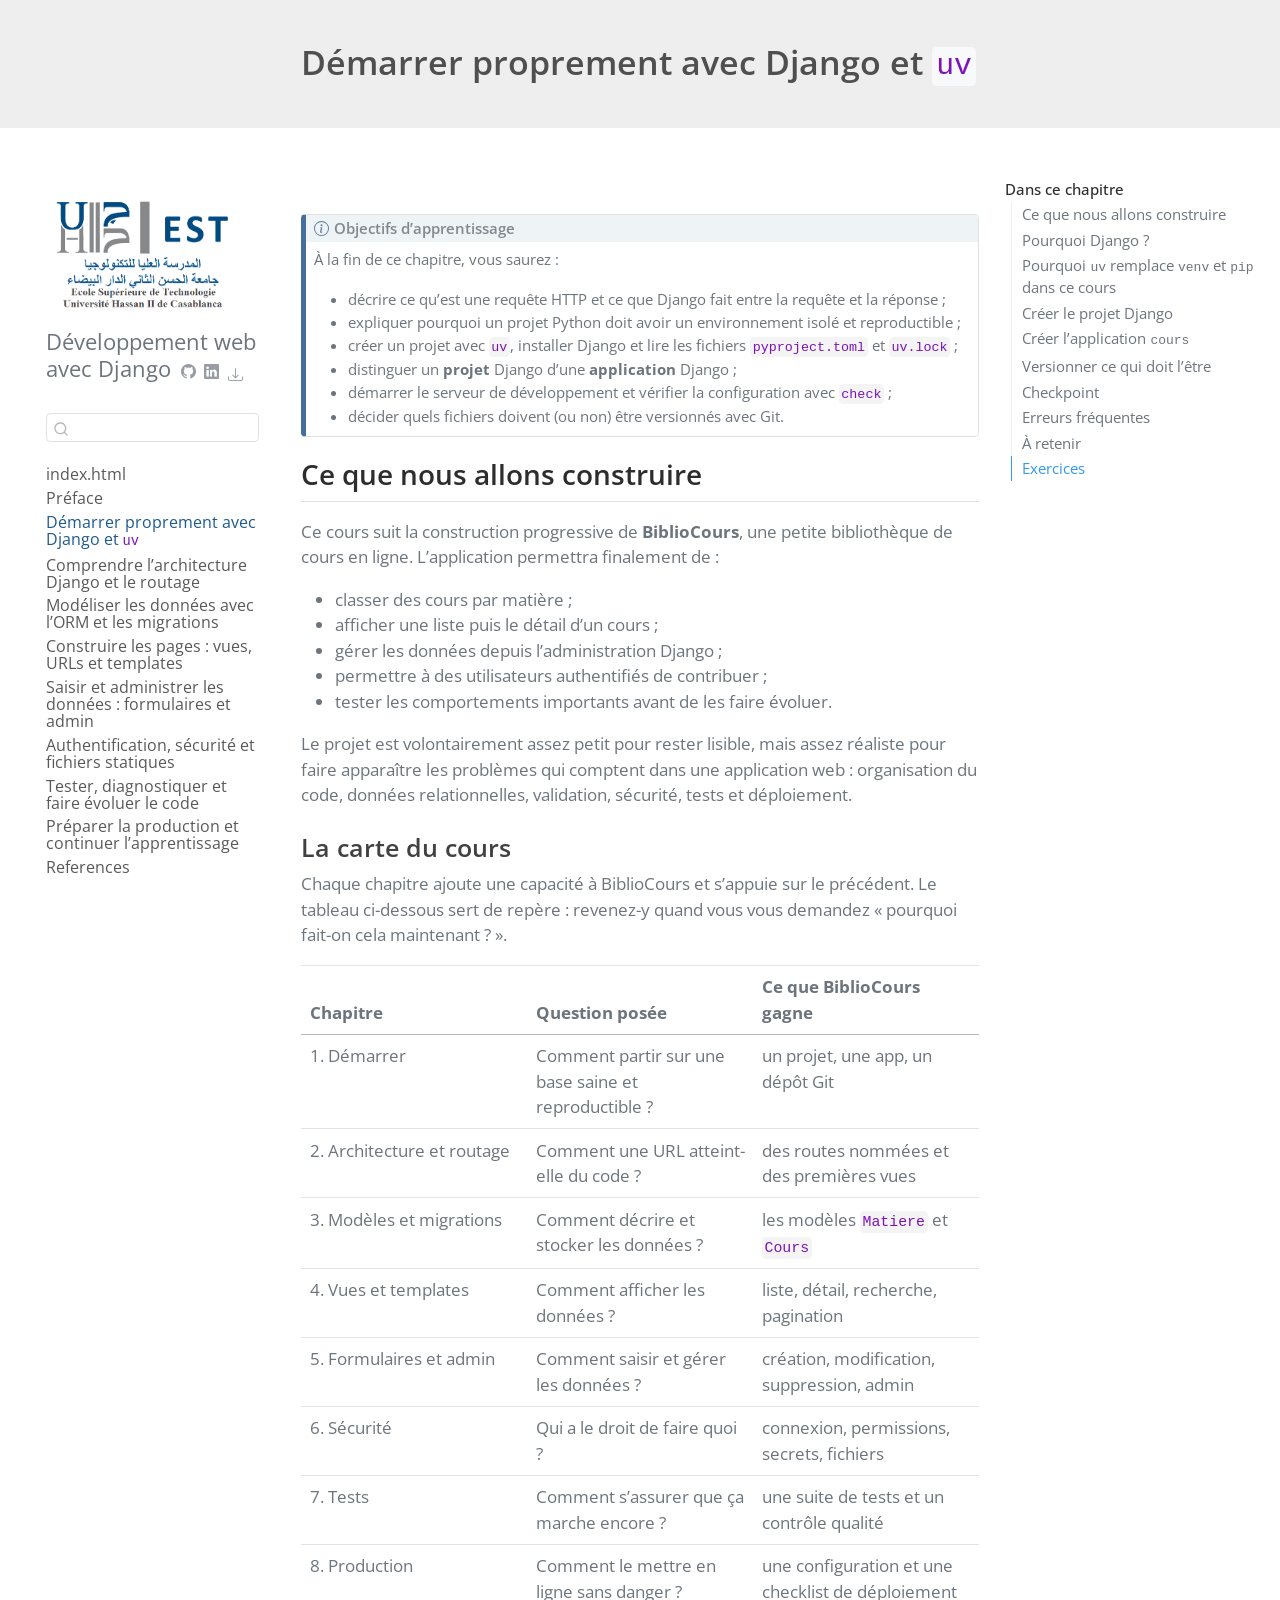
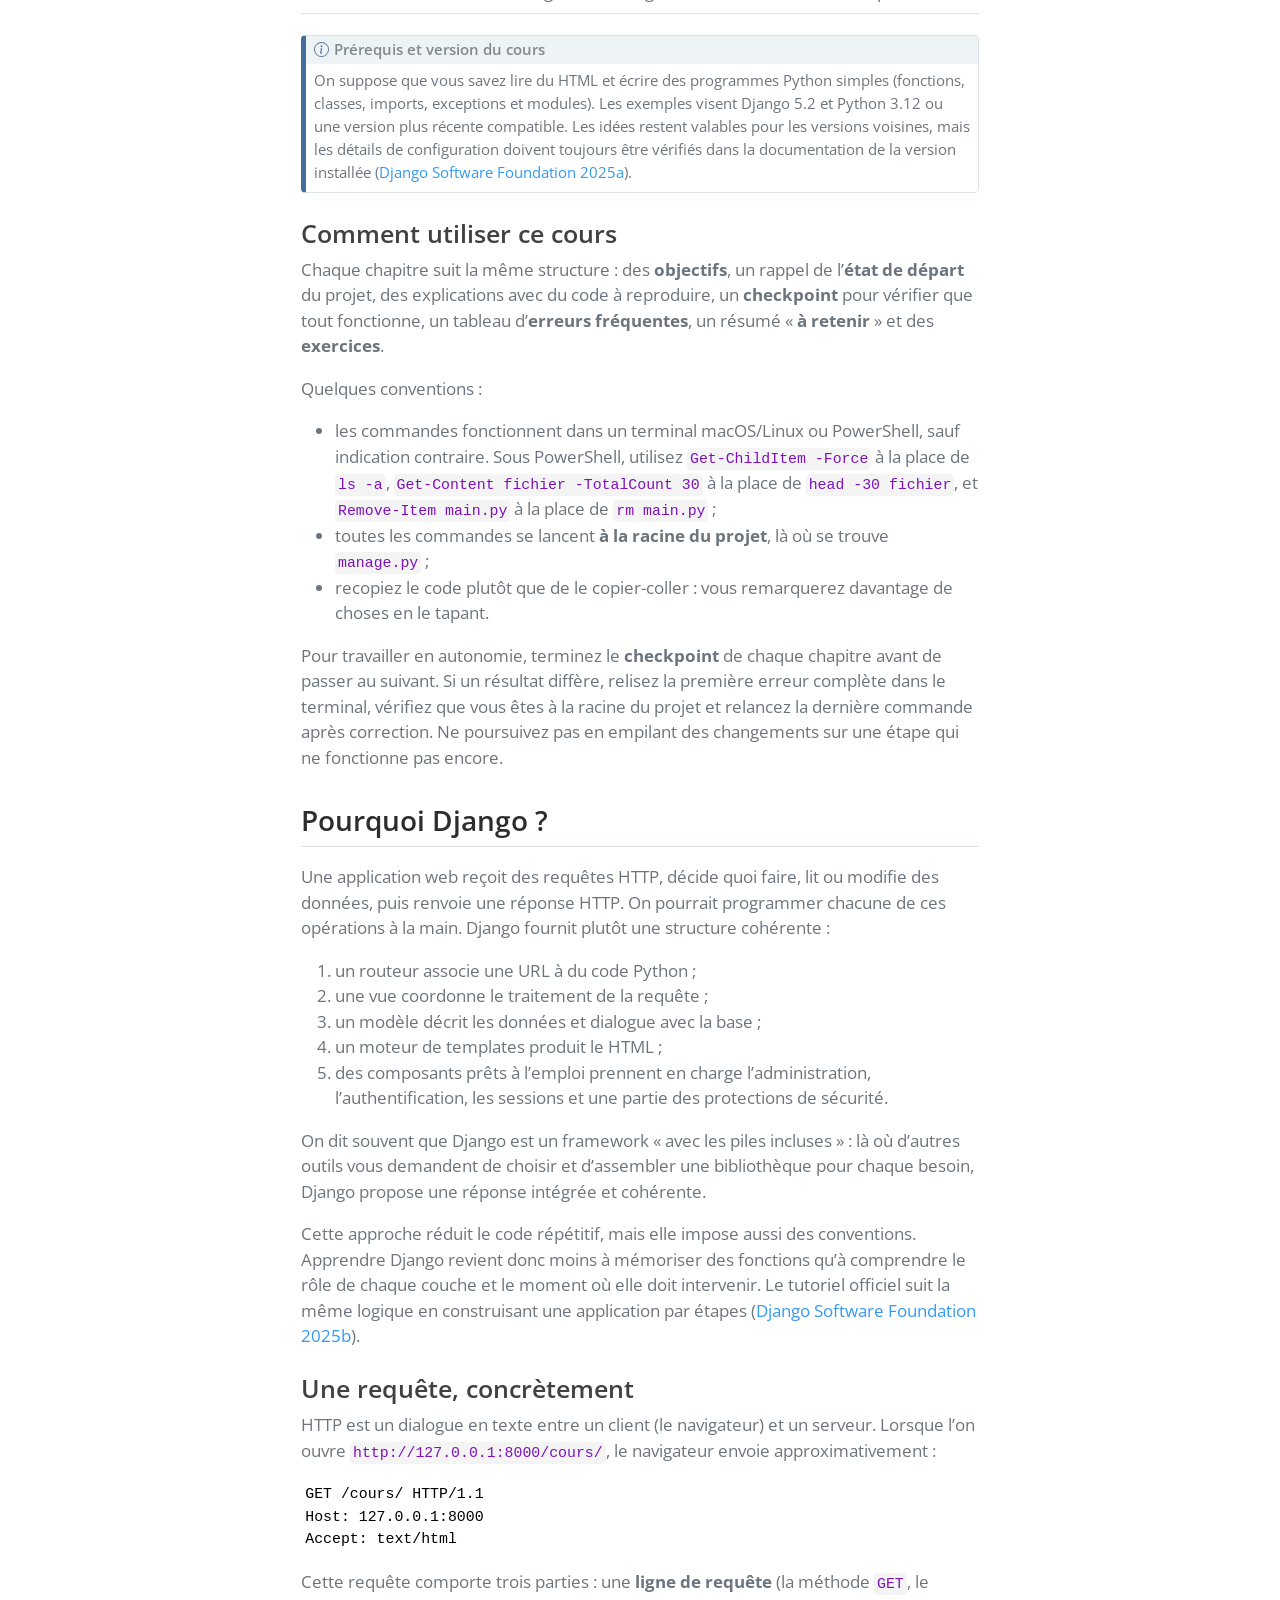
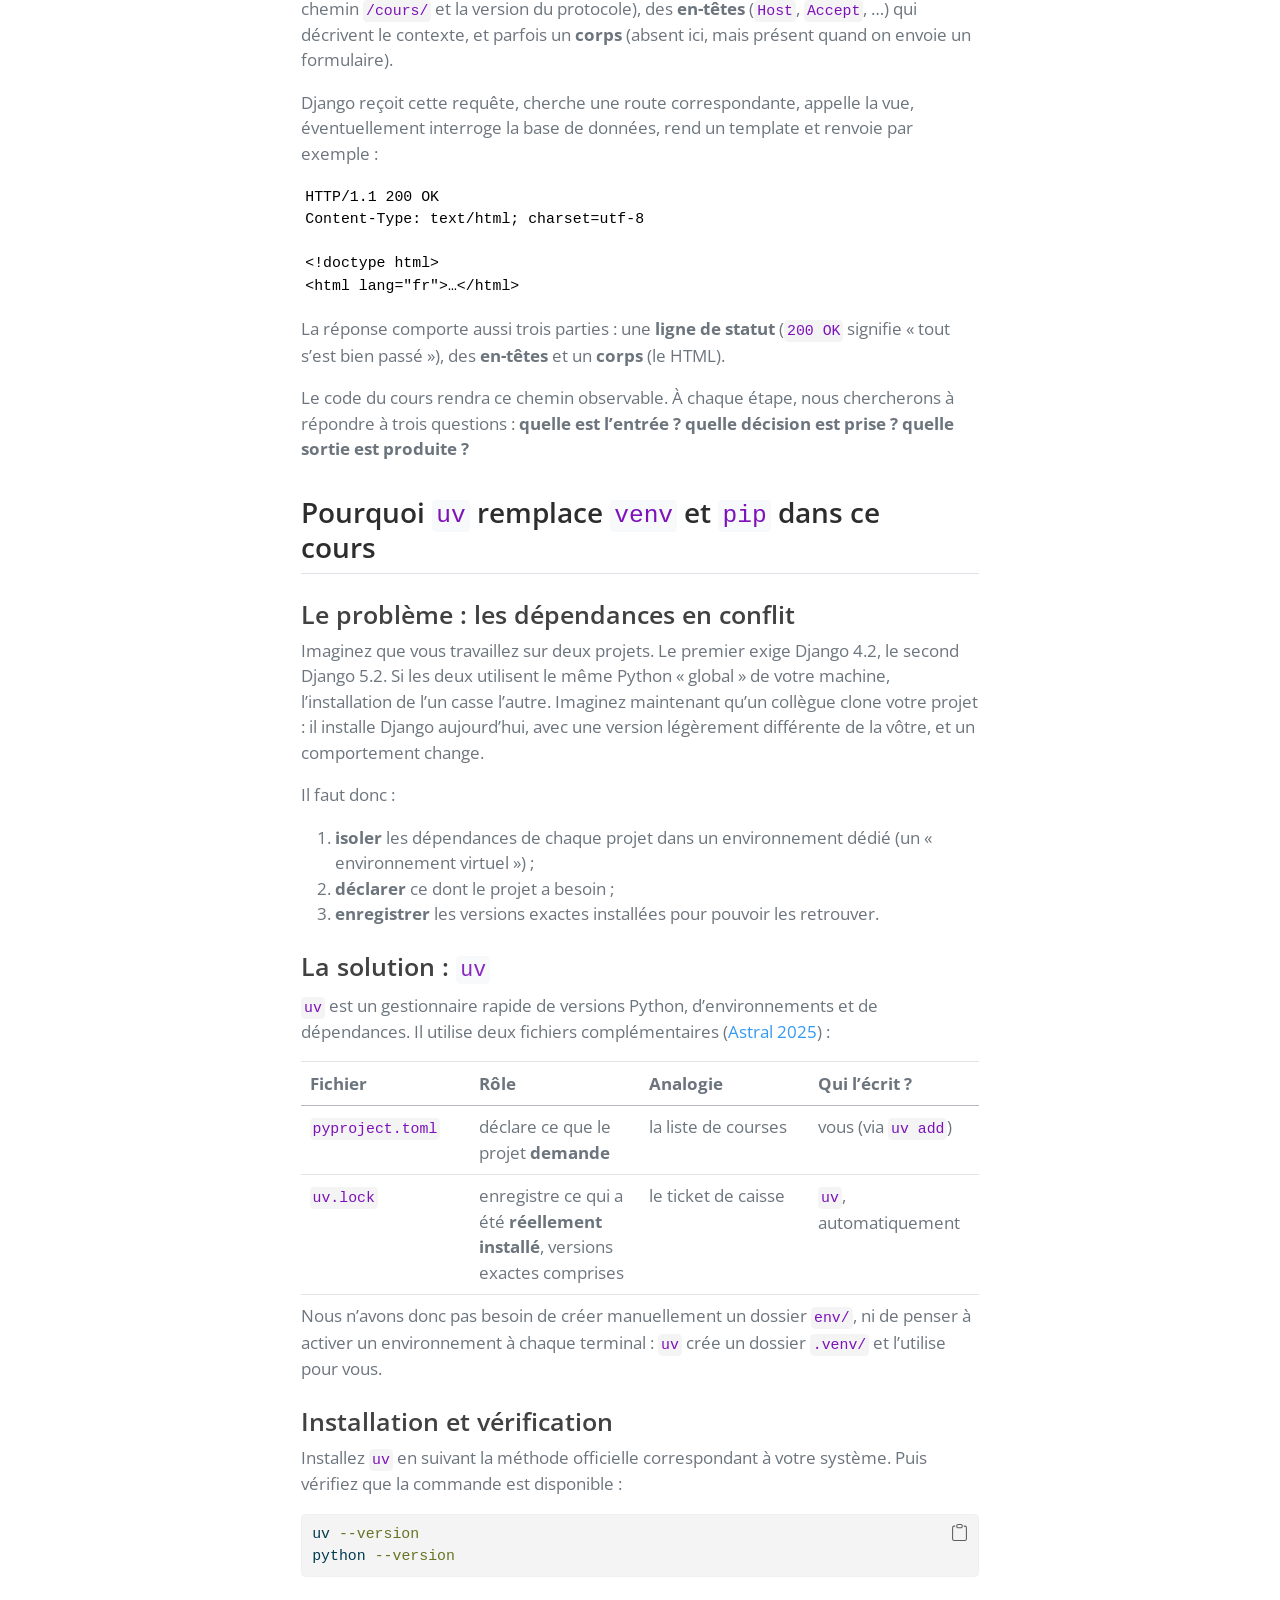
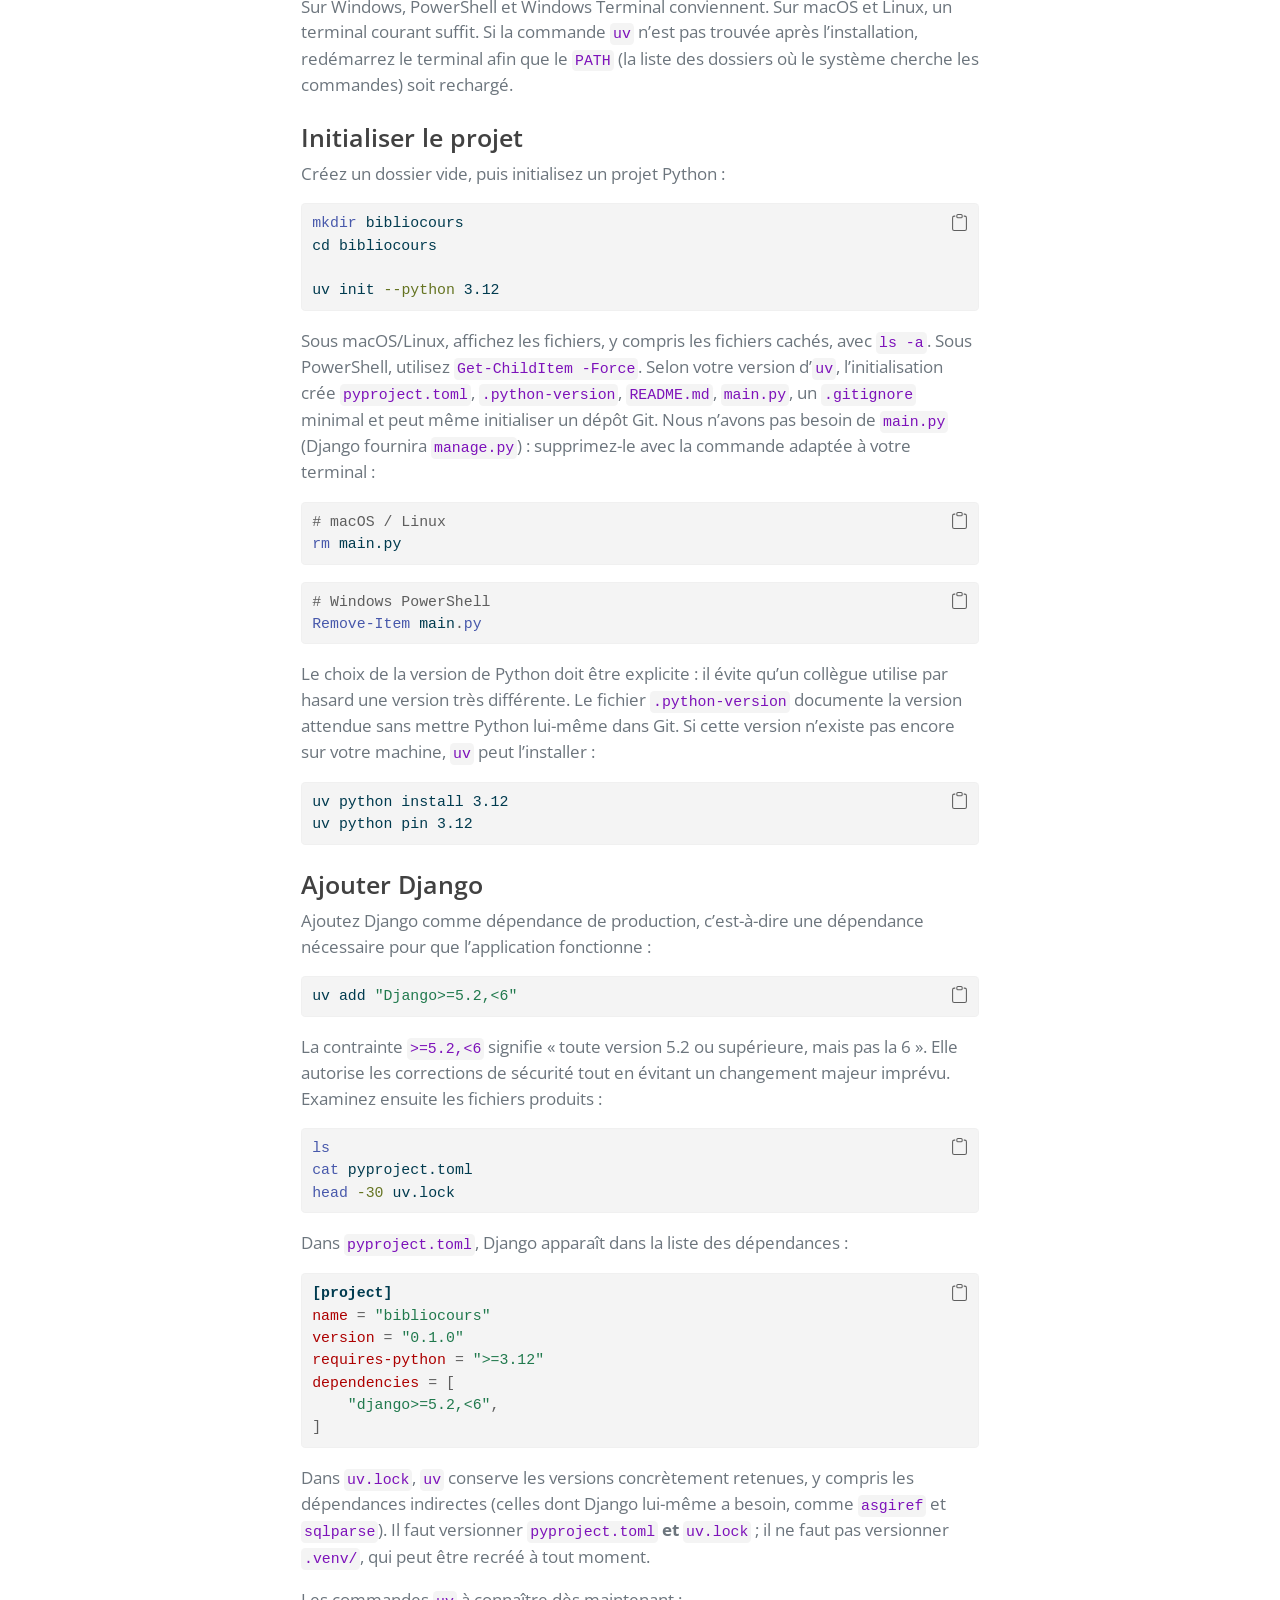
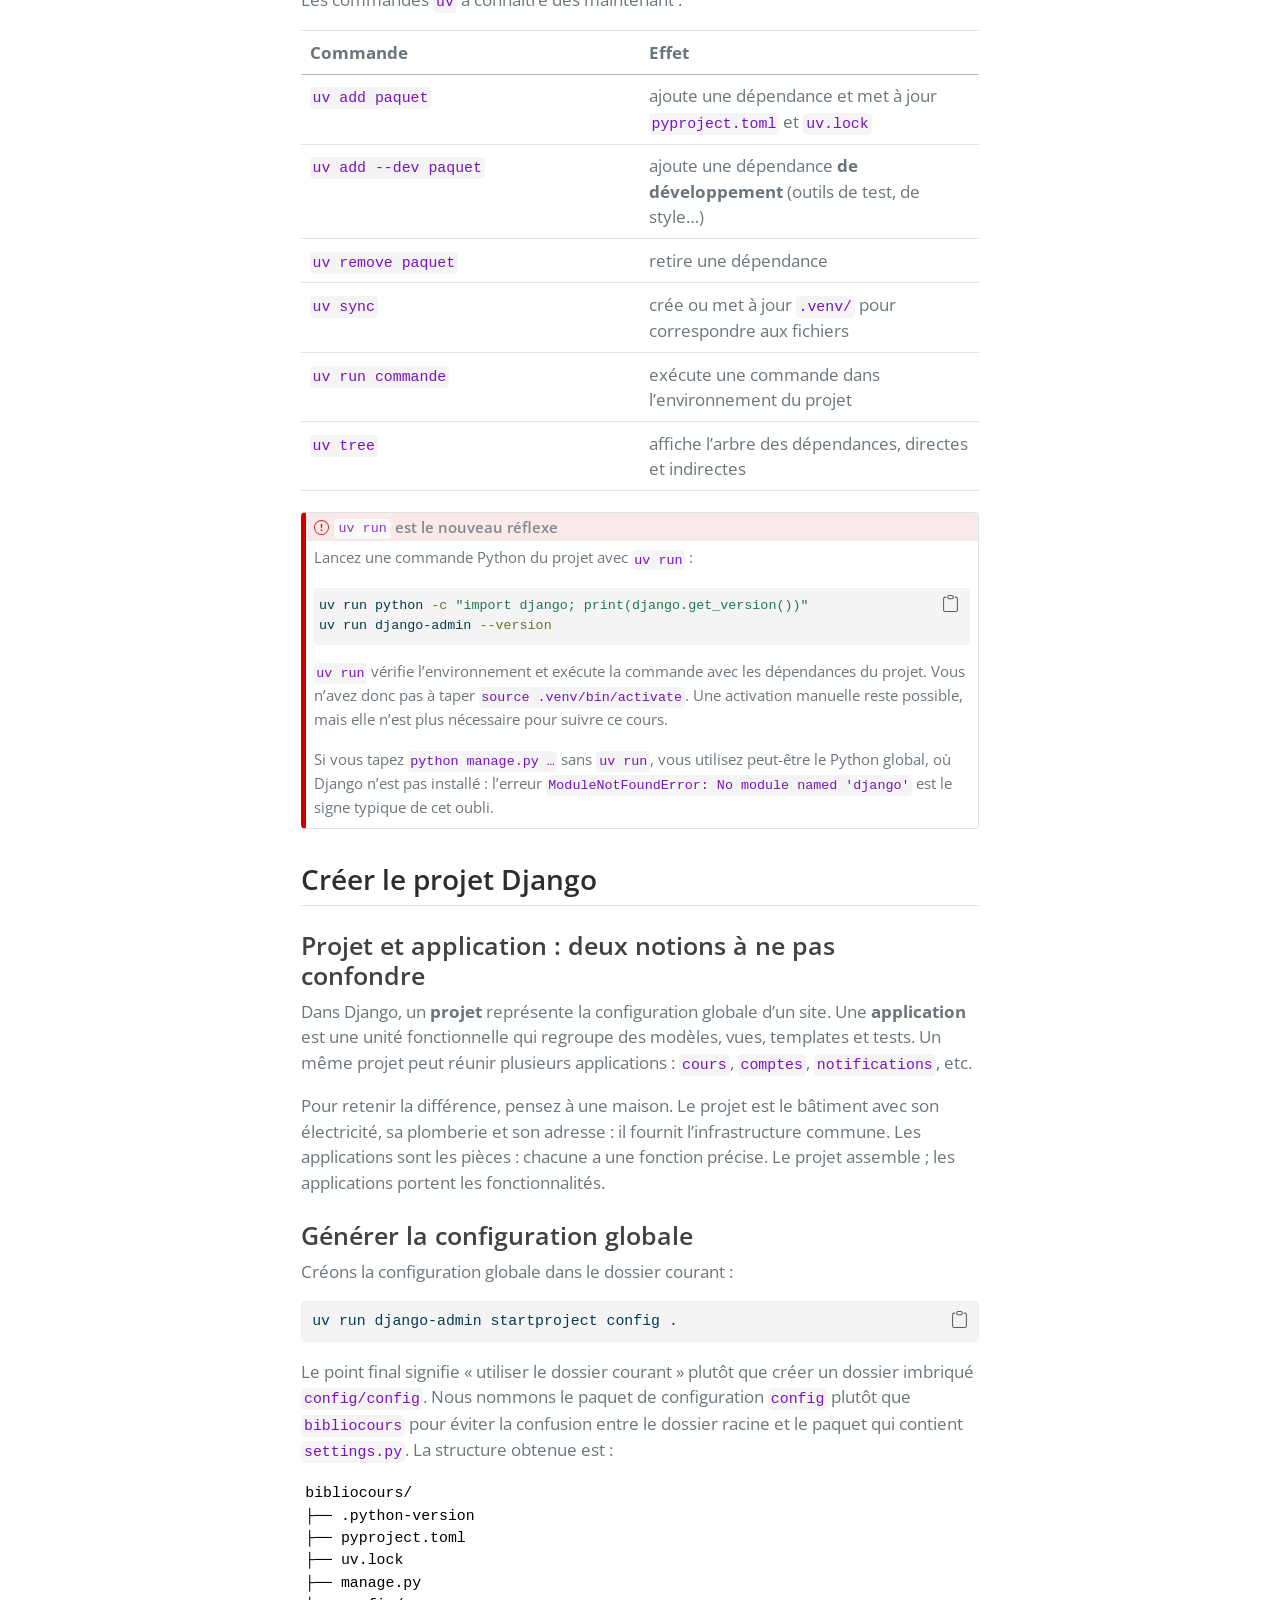
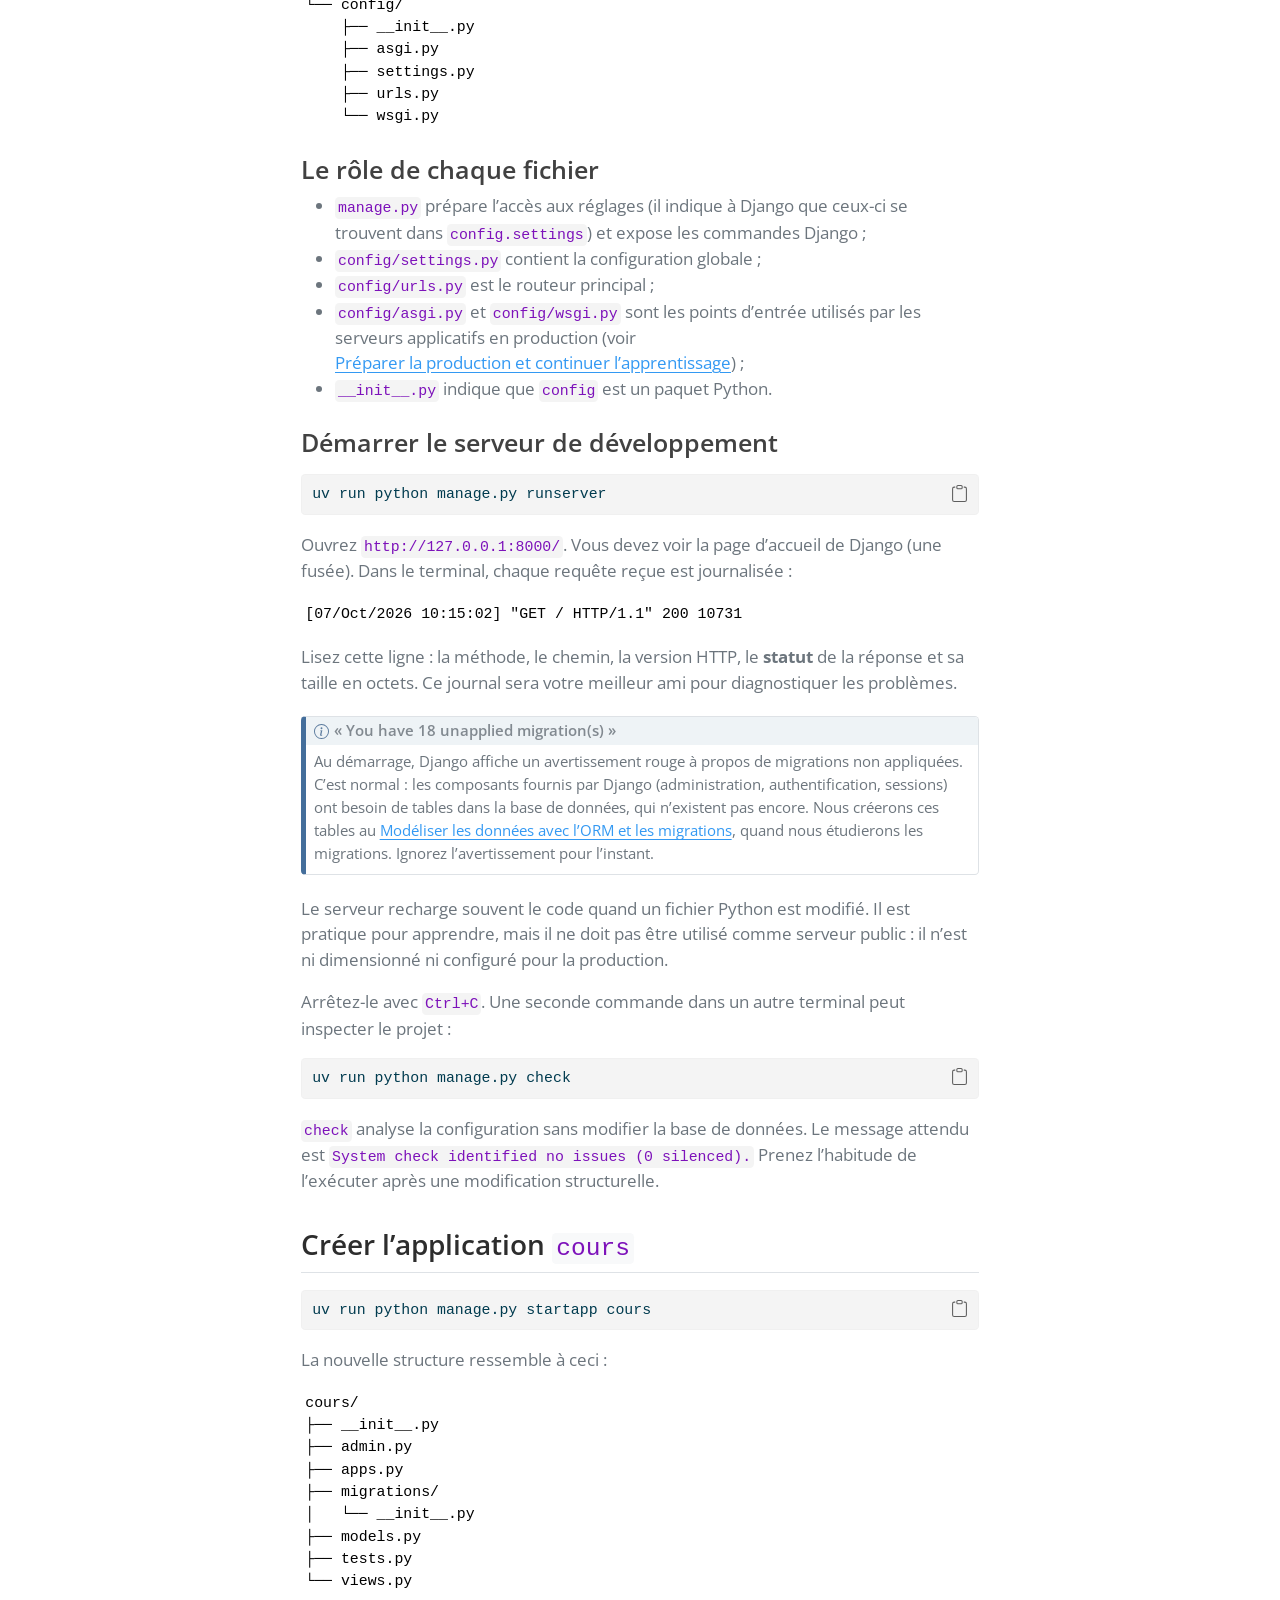
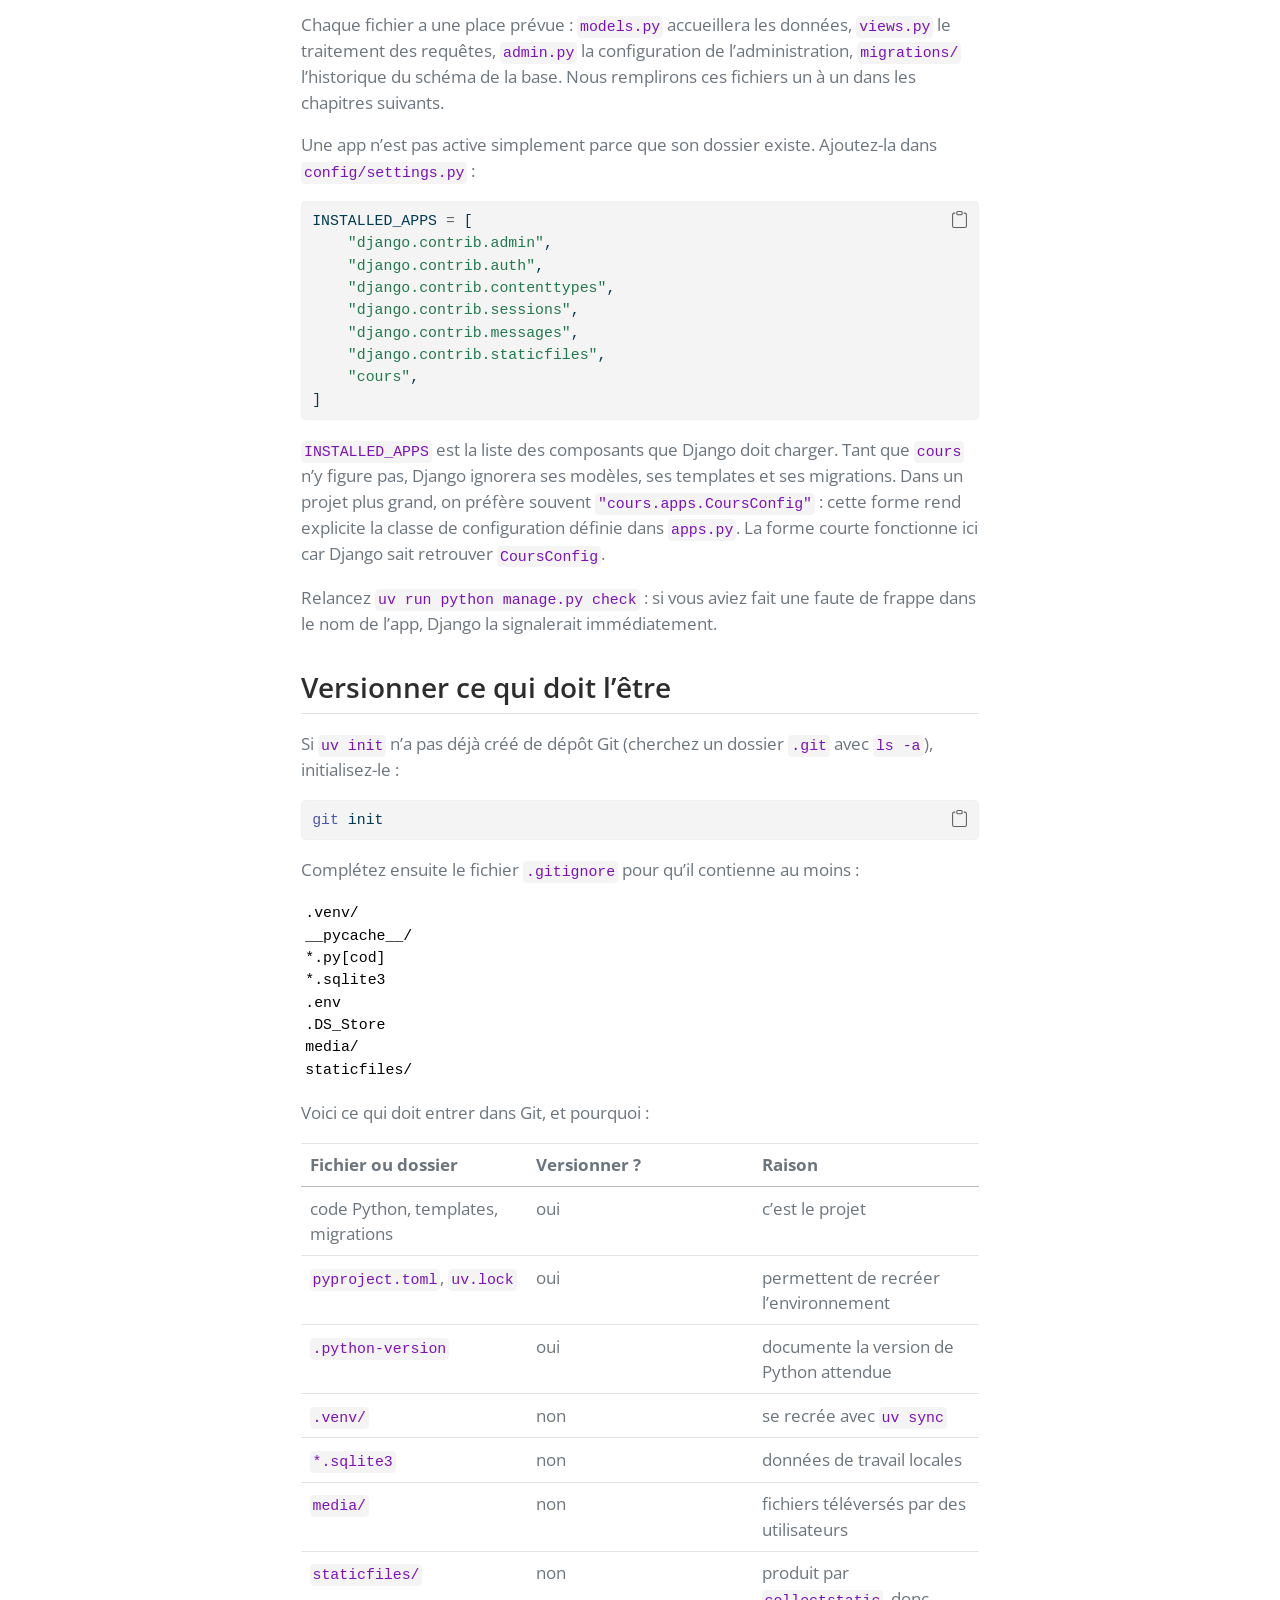
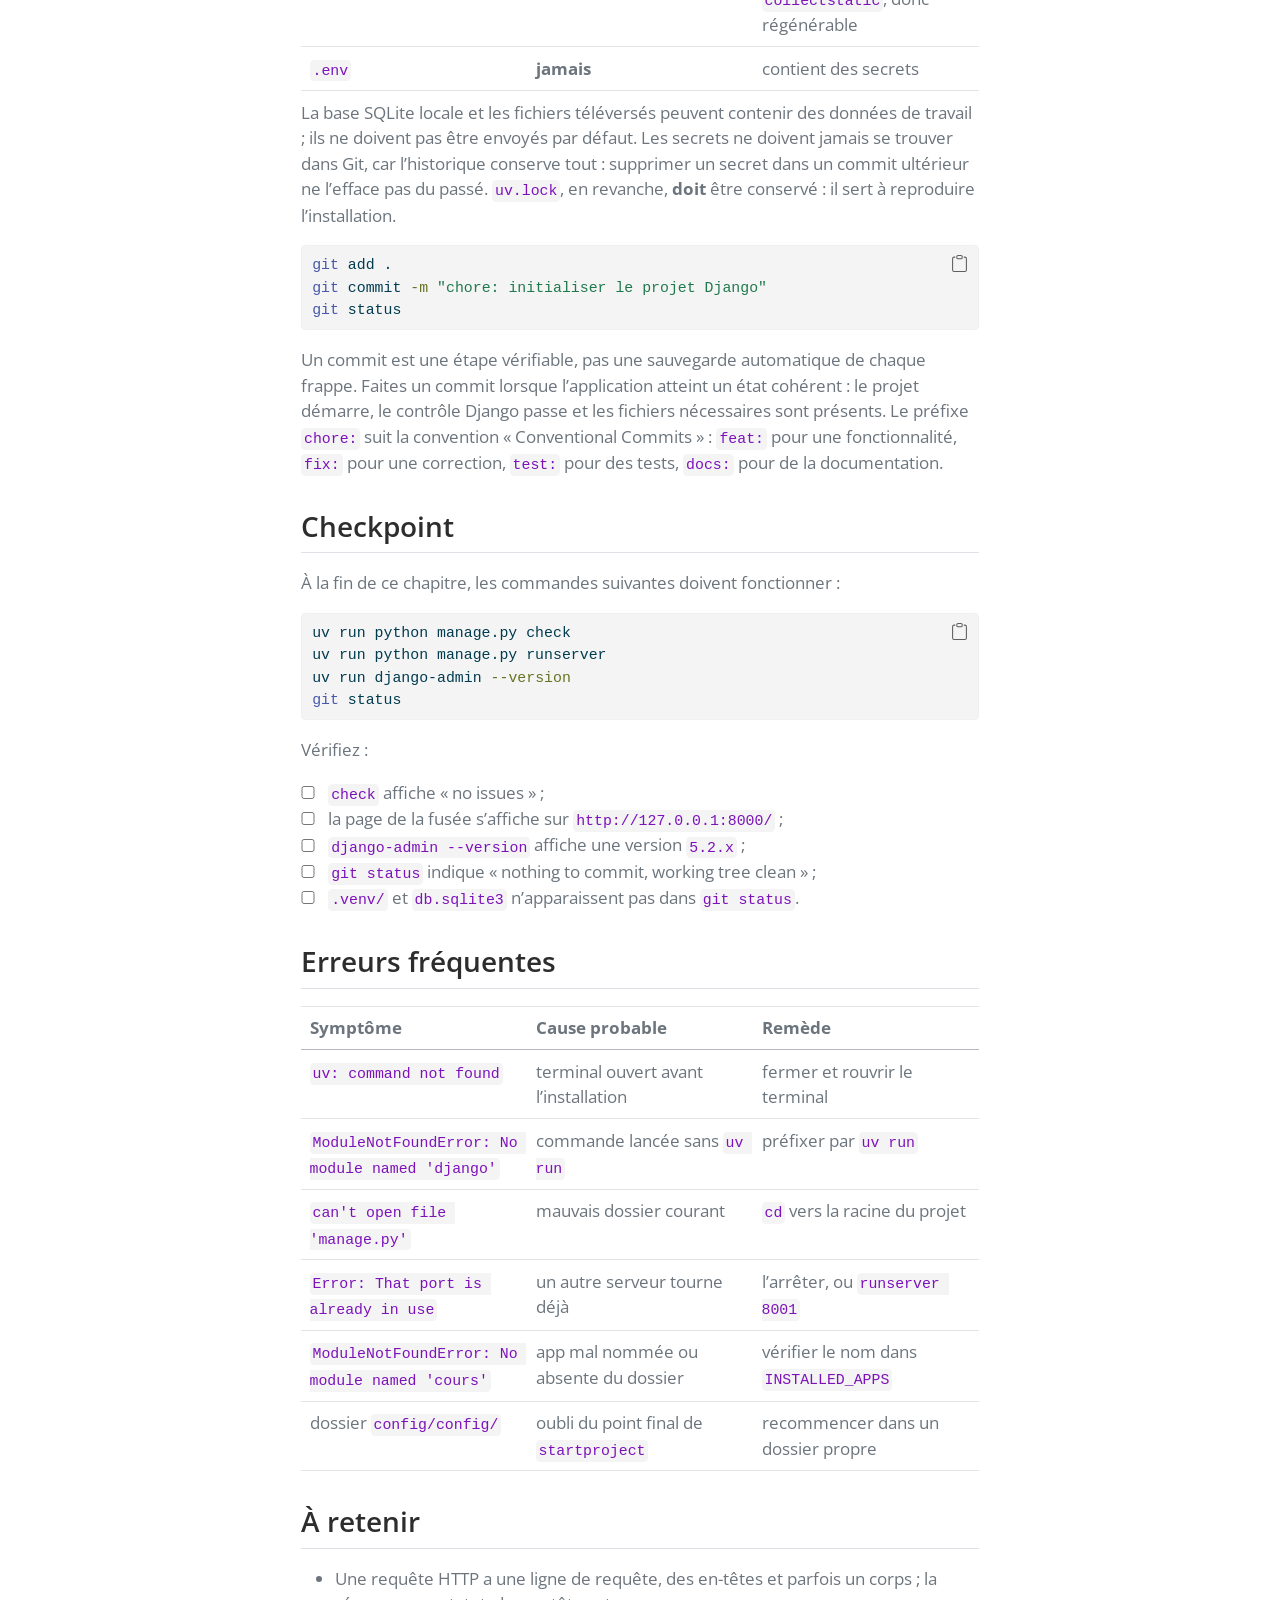
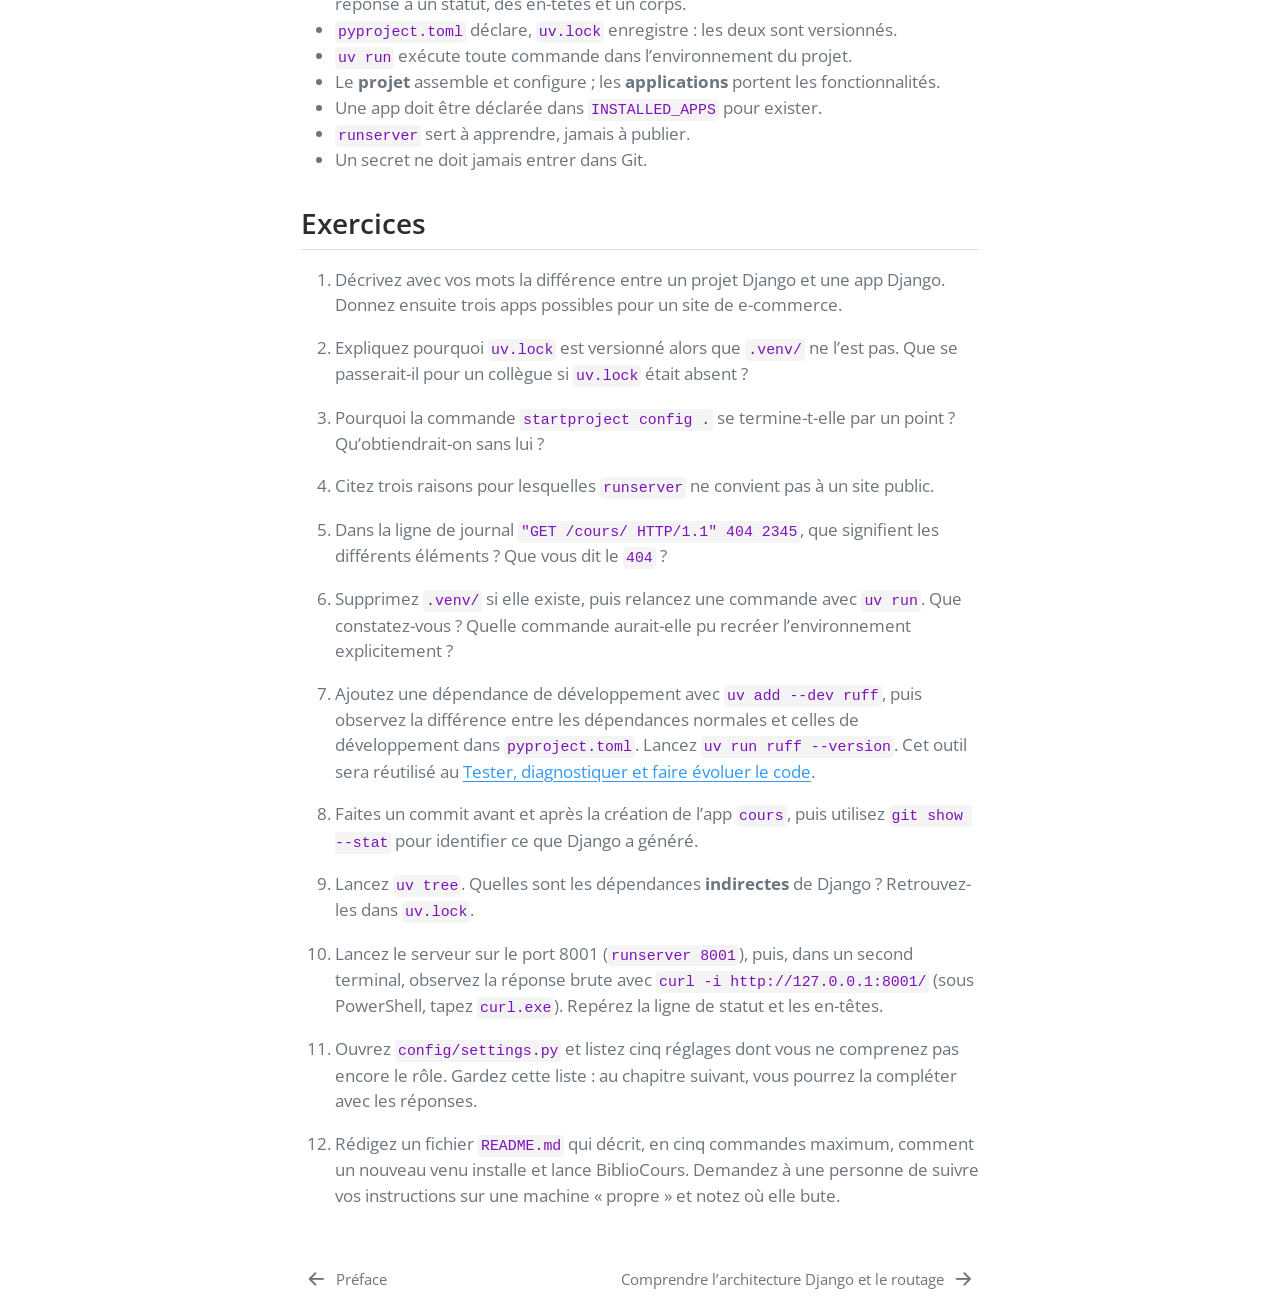
<file: docs/chapitres/01-demarrer.html>
<!DOCTYPE html>
<html xmlns="http://www.w3.org/1999/xhtml" lang="fr" xml:lang="fr"><head>

<meta charset="utf-8">
<meta name="generator" content="quarto-1.10.18">

<meta name="viewport" content="width=device-width, initial-scale=1.0, user-scalable=yes">


<title>Démarrer proprement avec Django et uv – Développement web avec Django</title>
<style>
/* Default styles provided by pandoc.
** See https://pandoc.org/MANUAL.html#variables-for-html for config info.
*/
span.smallcaps{font-variant: small-caps;}
div.columns{display: flex; gap: 1.5em;}
div.column{flex: auto;}
@media screen {
div.columns{gap: min(4vw, 1.5em);}
div.column{overflow-x: auto;}
}
div.hanging-indent{margin-left: 1.5em; text-indent: -1.5em;}
ul.task-list{list-style: none;}
ul.task-list li input[type="checkbox"] {
  width: 0.8em;
  margin: 0 0.8em 0.2em -1em; /* quarto-specific, see https://github.com/quarto-dev/quarto-cli/issues/4556 */ 
  vertical-align: middle;
}
/* CSS for syntax highlighting */
html { -webkit-text-size-adjust: 100%; }
pre > code.sourceCode { white-space: pre; position: relative; }
pre > code.sourceCode > span { display: inline-block; line-height: 1.25; }
pre > code.sourceCode > span:empty { height: 1.2em; }
.sourceCode { overflow: visible; }
code.sourceCode > span { color: inherit; text-decoration: inherit; }
div.sourceCode { margin: 1em 0; }
pre.sourceCode { margin: 0; }
@media screen {
div.sourceCode { overflow: auto; }
}
@media print {
pre > code.sourceCode { white-space: pre-wrap; }
pre > code.sourceCode > span { text-indent: -5em; padding-left: 5em; }
}
pre.numberSource code
  { counter-reset: source-line 0; }
pre.numberSource code > span
  { position: relative; left: -4em; counter-increment: source-line; }
pre.numberSource code > span > a:first-child::before
  { content: counter(source-line);
    position: relative; left: -1em; text-align: right; vertical-align: baseline;
    border: none; display: inline-block;
    -webkit-touch-callout: none; -webkit-user-select: none;
    -khtml-user-select: none; -moz-user-select: none;
    -ms-user-select: none; user-select: none;
    padding: 0 4px; width: 4em;
  }
pre.numberSource { margin-left: 3em;  padding-left: 4px; }
div.sourceCode
  {   }
@media screen {
pre > code.sourceCode > span > a:first-child::before { text-decoration: underline; }
}
/* CSS for citations */
div.csl-bib-body { }
div.csl-entry {
  clear: both;
}
.hanging-indent div.csl-entry {
  margin-left:2em;
  text-indent:-2em;
}
div.csl-left-margin {
  min-width:2em;
  float:left;
}
div.csl-right-inline {
  margin-left:2em;
  padding-left:1em;
}
div.csl-indent {
  margin-left: 2em;
}</style>


<script src="../site_libs/quarto-nav/quarto-nav.js"></script>
<script src="../site_libs/quarto-nav/headroom.min.js"></script>
<script src="../site_libs/clipboard/clipboard.min.js"></script>
<script src="../site_libs/quarto-search/autocomplete.umd.js"></script>
<script src="../site_libs/quarto-search/fuse.min.js"></script>
<script src="../site_libs/quarto-search/quarto-search.js"></script>
<meta name="quarto:offset" content="../">
<link href="../chapitres/02-archetecture-routage.html" rel="next">
<link href="../preface.html" rel="prev">
<script src="../site_libs/quarto-html/quarto.js" type="module"></script>
<script src="../site_libs/quarto-html/tabsets/tabsets.js" type="module"></script>
<script src="../site_libs/quarto-html/popper.min.js"></script>
<script src="../site_libs/quarto-html/tippy.umd.min.js"></script>
<script src="../site_libs/quarto-html/anchor.min.js"></script>
<link href="../site_libs/quarto-html/tippy.css" rel="stylesheet">
<link href="../site_libs/quarto-html/quarto-syntax-highlighting-64a204ab8560d761af7679ceaba22944.css" rel="stylesheet" id="quarto-text-highlighting-styles">
<script src="../site_libs/bootstrap/bootstrap.min.js"></script>
<link href="../site_libs/bootstrap/bootstrap-icons.css" rel="stylesheet">
<link href="../site_libs/bootstrap/bootstrap-0d9d9a46e068c065468cb3eda7b4f719.min.css" rel="stylesheet" append-hash="true" id="quarto-bootstrap" data-mode="light">
<script id="quarto-search-options" type="application/json">{
  "location": "sidebar",
  "copy-button": false,
  "collapse-after": 3,
  "panel-placement": "start",
  "type": "textbox",
  "limit": 50,
  "keyboard-shortcut": [
    "f",
    "/",
    "s"
  ],
  "show-item-context": false,
  "language": {
    "search-no-results-text": "Pas de résultats",
    "search-matching-documents-text": "documents trouvés",
    "search-copy-link-title": "Copier le lien vers la recherche",
    "search-hide-matches-text": "Cacher les correspondances additionnelles",
    "search-more-match-text": "correspondance de plus dans ce document",
    "search-more-matches-text": "correspondances de plus dans ce document",
    "search-clear-button-title": "Effacer",
    "search-text-placeholder": "",
    "search-detached-cancel-button-title": "Annuler",
    "search-submit-button-title": "Envoyer",
    "search-label": "Recherche"
  }
}</script>
<style>html{ scroll-behavior: smooth; }</style>


<link rel="stylesheet" href="../styles.css">
</head>

<body class="nav-sidebar floating quarto-light">

<div id="quarto-search-results"></div>
  <header id="quarto-header" class="headroom fixed-top quarto-banner">
  <nav class="quarto-secondary-nav">
    <div class="container-fluid d-flex">
      <button type="button" class="quarto-btn-toggle btn" data-bs-toggle="collapse" role="button" data-bs-target=".quarto-sidebar-collapse-item" aria-controls="quarto-sidebar" aria-expanded="false" aria-label="Basculer la barre latérale" onclick="if (window.quartoToggleHeadroom) { window.quartoToggleHeadroom(); }">
        <i class="bi bi-layout-text-sidebar-reverse"></i>
      </button>
        <nav class="quarto-page-breadcrumbs" aria-label="breadcrumb"><ol class="breadcrumb"><li class="breadcrumb-item"><a href="../chapitres/01-demarrer.html"><span class="chapter-title">Démarrer proprement avec Django et <code>uv</code></span></a></li></ol></nav>
        <a class="flex-grow-1" role="navigation" data-bs-toggle="collapse" data-bs-target=".quarto-sidebar-collapse-item" aria-controls="quarto-sidebar" aria-expanded="false" aria-label="Basculer la barre latérale" onclick="if (window.quartoToggleHeadroom) { window.quartoToggleHeadroom(); }">      
        </a>
      <button type="button" class="btn quarto-search-button" aria-label="Recherche" onclick="window.quartoOpenSearch();">
        <i class="bi bi-search"></i>
      </button>
    </div>
  </nav>
</header>
<!-- content -->
<header id="title-block-header" class="quarto-title-block default page-columns page-full">
  <div class="quarto-title-banner page-columns page-full">
    <div class="quarto-title column-body">
      <h1 class="title"><span id="sec-demarrage" class="quarto-section-identifier"><span class="chapter-title">Démarrer proprement avec Django et <code>uv</code></span></span></h1>
                      </div>
  </div>
    
  
  <div class="quarto-title-meta">

      
    
      
    </div>
    
  
  </header><div id="quarto-content" class="quarto-container page-columns page-rows-contents page-layout-article">
<!-- sidebar -->
  <nav id="quarto-sidebar" class="sidebar collapse collapse-horizontal quarto-sidebar-collapse-item sidebar-navigation floating overflow-auto">
    <div class="pt-lg-2 mt-2 text-left sidebar-header sidebar-header-stacked">
      <a href="../index.html" class="sidebar-logo-link">
      <img src="../images/logo_estc.png" alt="" class="sidebar-logo light-content py-0 d-lg-inline d-none">
      <img src="../images/logo_estc.png" alt="" class="sidebar-logo dark-content py-0 d-lg-inline d-none">
      </a>
    <div class="sidebar-title mb-0 py-0">
      <a href="../">Développement web avec Django</a> 
        <div class="sidebar-tools-main tools-wide">
    <a href="https://github.com/iaousse/" title="" class="quarto-navigation-tool px-1" aria-label="GitHub" target="_blank"><i class="bi bi-github"></i></a>
    <a href="https://www.linkedin.com/in/mbarekiaousse" title="" class="quarto-navigation-tool px-1" aria-label="LinkedIn" target="_blank"><i class="bi bi-linkedin"></i></a>
    <div class="dropdown">
      <a href="" title="Download" id="quarto-navigation-tool-dropdown-0" class="quarto-navigation-tool dropdown-toggle px-1" data-bs-toggle="dropdown" aria-expanded="false" role="link" aria-label="Download"><i class="bi bi-download"></i></a>
      <ul class="dropdown-menu" aria-labelledby="quarto-navigation-tool-dropdown-0">
          <li>
            <a class="dropdown-item sidebar-tools-main-item" href="../Développement-web-avec-Django.pdf">
              <i class="bi bi-file-pdf pe-1"></i>
            Download PDF
            </a>
          </li>
          <li>
            <a class="dropdown-item sidebar-tools-main-item" href="../Développement-web-avec-Django.epub">
              <i class="bi bi-journal pe-1"></i>
            Download ePub
            </a>
          </li>
      </ul>
    </div>
</div>
    </div>
      </div>
        <div class="mt-2 flex-shrink-0 align-items-center">
        <div class="sidebar-search">
        <div id="quarto-search" class="" title="Recherche"></div>
        </div>
        </div>
    <div class="sidebar-menu-container"> 
    <ul class="list-unstyled mt-1">
        <li class="sidebar-item">
  <div class="sidebar-item-container"> 
  <a href="../index.html" class="sidebar-item-text sidebar-link">
 <span class="menu-text">index.html</span></a>
  </div>
</li>
        <li class="sidebar-item">
  <div class="sidebar-item-container"> 
  <a href="../preface.html" class="sidebar-item-text sidebar-link">
 <span class="menu-text">Préface</span></a>
  </div>
</li>
        <li class="sidebar-item">
  <div class="sidebar-item-container"> 
  <a href="../chapitres/01-demarrer.html" class="sidebar-item-text sidebar-link active"><span class="chapter-title">Démarrer proprement avec Django et <code>uv</code></span></a>
  </div>
</li>
        <li class="sidebar-item">
  <div class="sidebar-item-container"> 
  <a href="../chapitres/02-archetecture-routage.html" class="sidebar-item-text sidebar-link"><span class="chapter-title">Comprendre l’architecture Django et le routage</span></a>
  </div>
</li>
        <li class="sidebar-item">
  <div class="sidebar-item-container"> 
  <a href="../chapitres/03-modeles-orm-migrations.html" class="sidebar-item-text sidebar-link"><span class="chapter-title">Modéliser les données avec l’ORM et les migrations</span></a>
  </div>
</li>
        <li class="sidebar-item">
  <div class="sidebar-item-container"> 
  <a href="../chapitres/04-vues-urls-templates.html" class="sidebar-item-text sidebar-link"><span class="chapter-title">Construire les pages : vues, URLs et templates</span></a>
  </div>
</li>
        <li class="sidebar-item">
  <div class="sidebar-item-container"> 
  <a href="../chapitres/05-formulaires-admin.html" class="sidebar-item-text sidebar-link"><span class="chapter-title">Saisir et administrer les données : formulaires et admin</span></a>
  </div>
</li>
        <li class="sidebar-item">
  <div class="sidebar-item-container"> 
  <a href="../chapitres/06-authentification-securites-fichiers.html" class="sidebar-item-text sidebar-link"><span class="chapter-title">Authentification, sécurité et fichiers statiques</span></a>
  </div>
</li>
        <li class="sidebar-item">
  <div class="sidebar-item-container"> 
  <a href="../chapitres/07-tests-debug-qualite.html" class="sidebar-item-text sidebar-link"><span class="chapter-title">Tester, diagnostiquer et faire évoluer le code</span></a>
  </div>
</li>
        <li class="sidebar-item">
  <div class="sidebar-item-container"> 
  <a href="../chapitres/08-production.html" class="sidebar-item-text sidebar-link"><span class="chapter-title">Préparer la production et continuer l’apprentissage</span></a>
  </div>
</li>
        <li class="sidebar-item">
  <div class="sidebar-item-container"> 
  <a href="../references.html" class="sidebar-item-text sidebar-link">
 <span class="menu-text">References</span></a>
  </div>
</li>
    </ul>
    </div>
</nav>
<div id="quarto-sidebar-glass" class="quarto-sidebar-collapse-item" data-bs-toggle="collapse" data-bs-target=".quarto-sidebar-collapse-item"></div>
<!-- margin-sidebar -->
    <div id="quarto-margin-sidebar" class="sidebar margin-sidebar">
        <nav id="TOC" role="doc-toc" class="toc-active">
    <h2 id="toc-title">Dans ce chapitre</h2>
   
  <ul>
  <li><a href="#ce-que-nous-allons-construire" id="toc-ce-que-nous-allons-construire" class="nav-link active" data-scroll-target="#ce-que-nous-allons-construire">Ce que nous allons construire</a>
  <ul class="collapse">
  <li><a href="#la-carte-du-cours" id="toc-la-carte-du-cours" class="nav-link" data-scroll-target="#la-carte-du-cours">La carte du cours</a></li>
  <li><a href="#comment-utiliser-ce-cours" id="toc-comment-utiliser-ce-cours" class="nav-link" data-scroll-target="#comment-utiliser-ce-cours">Comment utiliser ce cours</a></li>
  </ul></li>
  <li><a href="#pourquoi-django" id="toc-pourquoi-django" class="nav-link" data-scroll-target="#pourquoi-django">Pourquoi Django ?</a>
  <ul class="collapse">
  <li><a href="#une-requête-concrètement" id="toc-une-requête-concrètement" class="nav-link" data-scroll-target="#une-requête-concrètement">Une requête, concrètement</a></li>
  </ul></li>
  <li><a href="#pourquoi-uv-remplace-venv-et-pip-dans-ce-cours" id="toc-pourquoi-uv-remplace-venv-et-pip-dans-ce-cours" class="nav-link" data-scroll-target="#pourquoi-uv-remplace-venv-et-pip-dans-ce-cours">Pourquoi <code>uv</code> remplace <code>venv</code> et <code>pip</code> dans ce cours</a>
  <ul class="collapse">
  <li><a href="#le-problème-les-dépendances-en-conflit" id="toc-le-problème-les-dépendances-en-conflit" class="nav-link" data-scroll-target="#le-problème-les-dépendances-en-conflit">Le problème : les dépendances en conflit</a></li>
  <li><a href="#la-solution-uv" id="toc-la-solution-uv" class="nav-link" data-scroll-target="#la-solution-uv">La solution : <code>uv</code></a></li>
  <li><a href="#installation-et-vérification" id="toc-installation-et-vérification" class="nav-link" data-scroll-target="#installation-et-vérification">Installation et vérification</a></li>
  <li><a href="#initialiser-le-projet" id="toc-initialiser-le-projet" class="nav-link" data-scroll-target="#initialiser-le-projet">Initialiser le projet</a></li>
  <li><a href="#ajouter-django" id="toc-ajouter-django" class="nav-link" data-scroll-target="#ajouter-django">Ajouter Django</a></li>
  </ul></li>
  <li><a href="#créer-le-projet-django" id="toc-créer-le-projet-django" class="nav-link" data-scroll-target="#créer-le-projet-django">Créer le projet Django</a>
  <ul class="collapse">
  <li><a href="#projet-et-application-deux-notions-à-ne-pas-confondre" id="toc-projet-et-application-deux-notions-à-ne-pas-confondre" class="nav-link" data-scroll-target="#projet-et-application-deux-notions-à-ne-pas-confondre">Projet et application : deux notions à ne pas confondre</a></li>
  <li><a href="#générer-la-configuration-globale" id="toc-générer-la-configuration-globale" class="nav-link" data-scroll-target="#générer-la-configuration-globale">Générer la configuration globale</a></li>
  <li><a href="#le-rôle-de-chaque-fichier" id="toc-le-rôle-de-chaque-fichier" class="nav-link" data-scroll-target="#le-rôle-de-chaque-fichier">Le rôle de chaque fichier</a></li>
  <li><a href="#démarrer-le-serveur-de-développement" id="toc-démarrer-le-serveur-de-développement" class="nav-link" data-scroll-target="#démarrer-le-serveur-de-développement">Démarrer le serveur de développement</a></li>
  </ul></li>
  <li><a href="#créer-lapplication-cours" id="toc-créer-lapplication-cours" class="nav-link" data-scroll-target="#créer-lapplication-cours">Créer l’application <code>cours</code></a></li>
  <li><a href="#versionner-ce-qui-doit-lêtre" id="toc-versionner-ce-qui-doit-lêtre" class="nav-link" data-scroll-target="#versionner-ce-qui-doit-lêtre">Versionner ce qui doit l’être</a></li>
  <li><a href="#checkpoint" id="toc-checkpoint" class="nav-link" data-scroll-target="#checkpoint">Checkpoint</a></li>
  <li><a href="#erreurs-fréquentes" id="toc-erreurs-fréquentes" class="nav-link" data-scroll-target="#erreurs-fréquentes">Erreurs fréquentes</a></li>
  <li><a href="#à-retenir" id="toc-à-retenir" class="nav-link" data-scroll-target="#à-retenir">À retenir</a></li>
  <li><a href="#exercices" id="toc-exercices" class="nav-link" data-scroll-target="#exercices">Exercices</a></li>
  </ul>
</nav>
    </div>
<!-- main -->
<main class="content quarto-banner-title-block" id="quarto-document-content">





<div class="callout callout-style-default callout-note callout-titled">
<div class="callout-header d-flex align-content-center">
<div class="callout-icon-container">
<i class="callout-icon"></i>
</div>
<div class="callout-title-container flex-fill">
<span class="screen-reader-only">Note</span>Objectifs d’apprentissage
</div>
</div>
<div class="callout-body-container callout-body">
<p>À la fin de ce chapitre, vous saurez :</p>
<ul>
<li>décrire ce qu’est une requête HTTP et ce que Django fait entre la requête et la réponse ;</li>
<li>expliquer pourquoi un projet Python doit avoir un environnement isolé et reproductible ;</li>
<li>créer un projet avec <code>uv</code>, installer Django et lire les fichiers <code>pyproject.toml</code> et <code>uv.lock</code> ;</li>
<li>distinguer un <strong>projet</strong> Django d’une <strong>application</strong> Django ;</li>
<li>démarrer le serveur de développement et vérifier la configuration avec <code>check</code> ;</li>
<li>décider quels fichiers doivent (ou non) être versionnés avec Git.</li>
</ul>
</div>
</div>
<section id="ce-que-nous-allons-construire" class="level2">
<h2 class="anchored" data-anchor-id="ce-que-nous-allons-construire">Ce que nous allons construire</h2>
<p>Ce cours suit la construction progressive de <strong>BiblioCours</strong>, une petite bibliothèque de cours en ligne. L’application permettra finalement de :</p>
<ul>
<li>classer des cours par matière ;</li>
<li>afficher une liste puis le détail d’un cours ;</li>
<li>gérer les données depuis l’administration Django ;</li>
<li>permettre à des utilisateurs authentifiés de contribuer ;</li>
<li>tester les comportements importants avant de les faire évoluer.</li>
</ul>
<p>Le projet est volontairement assez petit pour rester lisible, mais assez réaliste pour faire apparaître les problèmes qui comptent dans une application web : organisation du code, données relationnelles, validation, sécurité, tests et déploiement.</p>
<section id="la-carte-du-cours" class="level3">
<h3 class="anchored" data-anchor-id="la-carte-du-cours">La carte du cours</h3>
<p>Chaque chapitre ajoute une capacité à BiblioCours et s’appuie sur le précédent. Le tableau ci-dessous sert de repère : revenez-y quand vous vous demandez « pourquoi fait-on cela maintenant ? ».</p>
<table class="caption-top table">
<colgroup>
<col style="width: 33%">
<col style="width: 33%">
<col style="width: 33%">
</colgroup>
<thead>
<tr class="header">
<th>Chapitre</th>
<th>Question posée</th>
<th>Ce que BiblioCours gagne</th>
</tr>
</thead>
<tbody>
<tr class="odd">
<td>1. Démarrer</td>
<td>Comment partir sur une base saine et reproductible ?</td>
<td>un projet, une app, un dépôt Git</td>
</tr>
<tr class="even">
<td>2. Architecture et routage</td>
<td>Comment une URL atteint-elle du code ?</td>
<td>des routes nommées et des premières vues</td>
</tr>
<tr class="odd">
<td>3. Modèles et migrations</td>
<td>Comment décrire et stocker les données ?</td>
<td>les modèles <code>Matiere</code> et <code>Cours</code></td>
</tr>
<tr class="even">
<td>4. Vues et templates</td>
<td>Comment afficher les données ?</td>
<td>liste, détail, recherche, pagination</td>
</tr>
<tr class="odd">
<td>5. Formulaires et admin</td>
<td>Comment saisir et gérer les données ?</td>
<td>création, modification, suppression, admin</td>
</tr>
<tr class="even">
<td>6. Sécurité</td>
<td>Qui a le droit de faire quoi ?</td>
<td>connexion, permissions, secrets, fichiers</td>
</tr>
<tr class="odd">
<td>7. Tests</td>
<td>Comment s’assurer que ça marche encore ?</td>
<td>une suite de tests et un contrôle qualité</td>
</tr>
<tr class="even">
<td>8. Production</td>
<td>Comment le mettre en ligne sans danger ?</td>
<td>une configuration et une checklist de déploiement</td>
</tr>
</tbody>
</table>
<div class="callout callout-style-default callout-note callout-titled">
<div class="callout-header d-flex align-content-center">
<div class="callout-icon-container">
<i class="callout-icon"></i>
</div>
<div class="callout-title-container flex-fill">
<span class="screen-reader-only">Note</span>Prérequis et version du cours
</div>
</div>
<div class="callout-body-container callout-body">
<p>On suppose que vous savez lire du HTML et écrire des programmes Python simples (fonctions, classes, imports, exceptions et modules). Les exemples visent Django 5.2 et Python 3.12 ou une version plus récente compatible. Les idées restent valables pour les versions voisines, mais les détails de configuration doivent toujours être vérifiés dans la documentation de la version installée <span class="citation" data-cites="django-docs">(<a href="../references.html#ref-django-docs" role="doc-biblioref">Django Software Foundation 2025a</a>)</span>.</p>
</div>
</div>
</section>
<section id="comment-utiliser-ce-cours" class="level3">
<h3 class="anchored" data-anchor-id="comment-utiliser-ce-cours">Comment utiliser ce cours</h3>
<p>Chaque chapitre suit la même structure : des <strong>objectifs</strong>, un rappel de l’<strong>état de départ</strong> du projet, des explications avec du code à reproduire, un <strong>checkpoint</strong> pour vérifier que tout fonctionne, un tableau d’<strong>erreurs fréquentes</strong>, un résumé « <strong>à retenir</strong> » et des <strong>exercices</strong>.</p>
<p>Quelques conventions :</p>
<ul>
<li>les commandes fonctionnent dans un terminal macOS/Linux ou PowerShell, sauf indication contraire. Sous PowerShell, utilisez <code>Get-ChildItem -Force</code> à la place de <code>ls -a</code>, <code>Get-Content fichier -TotalCount 30</code> à la place de <code>head -30 fichier</code>, et <code>Remove-Item main.py</code> à la place de <code>rm main.py</code> ;</li>
<li>toutes les commandes se lancent <strong>à la racine du projet</strong>, là où se trouve <code>manage.py</code> ;</li>
<li>recopiez le code plutôt que de le copier-coller : vous remarquerez davantage de choses en le tapant.</li>
</ul>
<p>Pour travailler en autonomie, terminez le <strong>checkpoint</strong> de chaque chapitre avant de passer au suivant. Si un résultat diffère, relisez la première erreur complète dans le terminal, vérifiez que vous êtes à la racine du projet et relancez la dernière commande après correction. Ne poursuivez pas en empilant des changements sur une étape qui ne fonctionne pas encore.</p>
</section>
</section>
<section id="pourquoi-django" class="level2">
<h2 class="anchored" data-anchor-id="pourquoi-django">Pourquoi Django ?</h2>
<p>Une application web reçoit des requêtes HTTP, décide quoi faire, lit ou modifie des données, puis renvoie une réponse HTTP. On pourrait programmer chacune de ces opérations à la main. Django fournit plutôt une structure cohérente :</p>
<ol type="1">
<li>un routeur associe une URL à du code Python ;</li>
<li>une vue coordonne le traitement de la requête ;</li>
<li>un modèle décrit les données et dialogue avec la base ;</li>
<li>un moteur de templates produit le HTML ;</li>
<li>des composants prêts à l’emploi prennent en charge l’administration, l’authentification, les sessions et une partie des protections de sécurité.</li>
</ol>
<p>On dit souvent que Django est un framework « avec les piles incluses » : là où d’autres outils vous demandent de choisir et d’assembler une bibliothèque pour chaque besoin, Django propose une réponse intégrée et cohérente.</p>
<p>Cette approche réduit le code répétitif, mais elle impose aussi des conventions. Apprendre Django revient donc moins à mémoriser des fonctions qu’à comprendre le rôle de chaque couche et le moment où elle doit intervenir. Le tutoriel officiel suit la même logique en construisant une application par étapes <span class="citation" data-cites="django-tutorial">(<a href="../references.html#ref-django-tutorial" role="doc-biblioref">Django Software Foundation 2025b</a>)</span>.</p>
<section id="une-requête-concrètement" class="level3">
<h3 class="anchored" data-anchor-id="une-requête-concrètement">Une requête, concrètement</h3>
<p>HTTP est un dialogue en texte entre un client (le navigateur) et un serveur. Lorsque l’on ouvre <code>http://127.0.0.1:8000/cours/</code>, le navigateur envoie approximativement :</p>
<pre class="http"><code>GET /cours/ HTTP/1.1
Host: 127.0.0.1:8000
Accept: text/html</code></pre>
<p>Cette requête comporte trois parties : une <strong>ligne de requête</strong> (la méthode <code>GET</code>, le chemin <code>/cours/</code> et la version du protocole), des <strong>en-têtes</strong> (<code>Host</code>, <code>Accept</code>, …) qui décrivent le contexte, et parfois un <strong>corps</strong> (absent ici, mais présent quand on envoie un formulaire).</p>
<p>Django reçoit cette requête, cherche une route correspondante, appelle la vue, éventuellement interroge la base de données, rend un template et renvoie par exemple :</p>
<pre class="http"><code>HTTP/1.1 200 OK
Content-Type: text/html; charset=utf-8

&lt;!doctype html&gt;
&lt;html lang="fr"&gt;…&lt;/html&gt;</code></pre>
<p>La réponse comporte aussi trois parties : une <strong>ligne de statut</strong> (<code>200 OK</code> signifie « tout s’est bien passé »), des <strong>en-têtes</strong> et un <strong>corps</strong> (le HTML).</p>
<p>Le code du cours rendra ce chemin observable. À chaque étape, nous chercherons à répondre à trois questions : <strong>quelle est l’entrée ? quelle décision est prise ? quelle sortie est produite ?</strong></p>
</section>
</section>
<section id="pourquoi-uv-remplace-venv-et-pip-dans-ce-cours" class="level2">
<h2 class="anchored" data-anchor-id="pourquoi-uv-remplace-venv-et-pip-dans-ce-cours">Pourquoi <code>uv</code> remplace <code>venv</code> et <code>pip</code> dans ce cours</h2>
<section id="le-problème-les-dépendances-en-conflit" class="level3">
<h3 class="anchored" data-anchor-id="le-problème-les-dépendances-en-conflit">Le problème : les dépendances en conflit</h3>
<p>Imaginez que vous travaillez sur deux projets. Le premier exige Django 4.2, le second Django 5.2. Si les deux utilisent le même Python « global » de votre machine, l’installation de l’un casse l’autre. Imaginez maintenant qu’un collègue clone votre projet : il installe Django aujourd’hui, avec une version légèrement différente de la vôtre, et un comportement change.</p>
<p>Il faut donc :</p>
<ol type="1">
<li><strong>isoler</strong> les dépendances de chaque projet dans un environnement dédié (un « environnement virtuel ») ;</li>
<li><strong>déclarer</strong> ce dont le projet a besoin ;</li>
<li><strong>enregistrer</strong> les versions exactes installées pour pouvoir les retrouver.</li>
</ol>
</section>
<section id="la-solution-uv" class="level3">
<h3 class="anchored" data-anchor-id="la-solution-uv">La solution : <code>uv</code></h3>
<p><code>uv</code> est un gestionnaire rapide de versions Python, d’environnements et de dépendances. Il utilise deux fichiers complémentaires <span class="citation" data-cites="astral-uv">(<a href="../references.html#ref-astral-uv" role="doc-biblioref">Astral 2025</a>)</span> :</p>
<table class="caption-top table">
<colgroup>
<col style="width: 25%">
<col style="width: 25%">
<col style="width: 25%">
<col style="width: 25%">
</colgroup>
<thead>
<tr class="header">
<th>Fichier</th>
<th>Rôle</th>
<th>Analogie</th>
<th>Qui l’écrit ?</th>
</tr>
</thead>
<tbody>
<tr class="odd">
<td><code>pyproject.toml</code></td>
<td>déclare ce que le projet <strong>demande</strong></td>
<td>la liste de courses</td>
<td>vous (via <code>uv add</code>)</td>
</tr>
<tr class="even">
<td><code>uv.lock</code></td>
<td>enregistre ce qui a été <strong>réellement installé</strong>, versions exactes comprises</td>
<td>le ticket de caisse</td>
<td><code>uv</code>, automatiquement</td>
</tr>
</tbody>
</table>
<p>Nous n’avons donc pas besoin de créer manuellement un dossier <code>env/</code>, ni de penser à activer un environnement à chaque terminal : <code>uv</code> crée un dossier <code>.venv/</code> et l’utilise pour vous.</p>
</section>
<section id="installation-et-vérification" class="level3">
<h3 class="anchored" data-anchor-id="installation-et-vérification">Installation et vérification</h3>
<p>Installez <code>uv</code> en suivant la méthode officielle correspondant à votre système. Puis vérifiez que la commande est disponible :</p>
<div class="code-copy-outer-scaffold"><div class="sourceCode" id="cb3"><pre class="sourceCode bash code-with-copy"><code class="sourceCode bash"><span id="cb3-1"><a href="#cb3-1" aria-hidden="true" tabindex="-1"></a><span class="ex">uv</span> <span class="at">--version</span></span>
<span id="cb3-2"><a href="#cb3-2" aria-hidden="true" tabindex="-1"></a><span class="ex">python</span> <span class="at">--version</span></span></code></pre></div><button title="Copier vers le presse-papier" class="code-copy-button"><i class="bi"></i></button></div>
<p>Sur Windows, PowerShell et Windows Terminal conviennent. Sur macOS et Linux, un terminal courant suffit. Si la commande <code>uv</code> n’est pas trouvée après l’installation, redémarrez le terminal afin que le <code>PATH</code> (la liste des dossiers où le système cherche les commandes) soit rechargé.</p>
</section>
<section id="initialiser-le-projet" class="level3">
<h3 class="anchored" data-anchor-id="initialiser-le-projet">Initialiser le projet</h3>
<p>Créez un dossier vide, puis initialisez un projet Python :</p>
<div class="code-copy-outer-scaffold"><div class="sourceCode" id="cb4"><pre class="sourceCode bash code-with-copy"><code class="sourceCode bash"><span id="cb4-1"><a href="#cb4-1" aria-hidden="true" tabindex="-1"></a><span class="fu">mkdir</span> bibliocours</span>
<span id="cb4-2"><a href="#cb4-2" aria-hidden="true" tabindex="-1"></a><span class="bu">cd</span> bibliocours</span>
<span id="cb4-3"><a href="#cb4-3" aria-hidden="true" tabindex="-1"></a></span>
<span id="cb4-4"><a href="#cb4-4" aria-hidden="true" tabindex="-1"></a><span class="ex">uv</span> init <span class="at">--python</span> 3.12</span></code></pre></div><button title="Copier vers le presse-papier" class="code-copy-button"><i class="bi"></i></button></div>
<p>Sous macOS/Linux, affichez les fichiers, y compris les fichiers cachés, avec <code>ls -a</code>. Sous PowerShell, utilisez <code>Get-ChildItem -Force</code>. Selon votre version d’<code>uv</code>, l’initialisation crée <code>pyproject.toml</code>, <code>.python-version</code>, <code>README.md</code>, <code>main.py</code>, un <code>.gitignore</code> minimal et peut même initialiser un dépôt Git. Nous n’avons pas besoin de <code>main.py</code> (Django fournira <code>manage.py</code>) : supprimez-le avec la commande adaptée à votre terminal :</p>
<div class="code-copy-outer-scaffold"><div class="sourceCode" id="cb5"><pre class="sourceCode bash code-with-copy"><code class="sourceCode bash"><span id="cb5-1"><a href="#cb5-1" aria-hidden="true" tabindex="-1"></a><span class="co"># macOS / Linux</span></span>
<span id="cb5-2"><a href="#cb5-2" aria-hidden="true" tabindex="-1"></a><span class="fu">rm</span> main.py</span></code></pre></div><button title="Copier vers le presse-papier" class="code-copy-button"><i class="bi"></i></button></div>
<div class="code-copy-outer-scaffold"><div class="sourceCode" id="cb6"><pre class="sourceCode powershell code-with-copy"><code class="sourceCode powershell"><span id="cb6-1"><a href="#cb6-1" aria-hidden="true" tabindex="-1"></a><span class="co"># Windows PowerShell</span></span>
<span id="cb6-2"><a href="#cb6-2" aria-hidden="true" tabindex="-1"></a><span class="fu">Remove-Item</span> main<span class="op">.</span><span class="fu">py</span></span></code></pre></div><button title="Copier vers le presse-papier" class="code-copy-button"><i class="bi"></i></button></div>
<p>Le choix de la version de Python doit être explicite : il évite qu’un collègue utilise par hasard une version très différente. Le fichier <code>.python-version</code> documente la version attendue sans mettre Python lui-même dans Git. Si cette version n’existe pas encore sur votre machine, <code>uv</code> peut l’installer :</p>
<div class="code-copy-outer-scaffold"><div class="sourceCode" id="cb7"><pre class="sourceCode bash code-with-copy"><code class="sourceCode bash"><span id="cb7-1"><a href="#cb7-1" aria-hidden="true" tabindex="-1"></a><span class="ex">uv</span> python install 3.12</span>
<span id="cb7-2"><a href="#cb7-2" aria-hidden="true" tabindex="-1"></a><span class="ex">uv</span> python pin 3.12</span></code></pre></div><button title="Copier vers le presse-papier" class="code-copy-button"><i class="bi"></i></button></div>
</section>
<section id="ajouter-django" class="level3">
<h3 class="anchored" data-anchor-id="ajouter-django">Ajouter Django</h3>
<p>Ajoutez Django comme dépendance de production, c’est-à-dire une dépendance nécessaire pour que l’application fonctionne :</p>
<div class="code-copy-outer-scaffold"><div class="sourceCode" id="cb8"><pre class="sourceCode bash code-with-copy"><code class="sourceCode bash"><span id="cb8-1"><a href="#cb8-1" aria-hidden="true" tabindex="-1"></a><span class="ex">uv</span> add <span class="st">"Django&gt;=5.2,&lt;6"</span></span></code></pre></div><button title="Copier vers le presse-papier" class="code-copy-button"><i class="bi"></i></button></div>
<p>La contrainte <code>&gt;=5.2,&lt;6</code> signifie « toute version 5.2 ou supérieure, mais pas la 6 ». Elle autorise les corrections de sécurité tout en évitant un changement majeur imprévu. Examinez ensuite les fichiers produits :</p>
<div class="code-copy-outer-scaffold"><div class="sourceCode" id="cb9"><pre class="sourceCode bash code-with-copy"><code class="sourceCode bash"><span id="cb9-1"><a href="#cb9-1" aria-hidden="true" tabindex="-1"></a><span class="fu">ls</span></span>
<span id="cb9-2"><a href="#cb9-2" aria-hidden="true" tabindex="-1"></a><span class="fu">cat</span> pyproject.toml</span>
<span id="cb9-3"><a href="#cb9-3" aria-hidden="true" tabindex="-1"></a><span class="fu">head</span> <span class="at">-30</span> uv.lock</span></code></pre></div><button title="Copier vers le presse-papier" class="code-copy-button"><i class="bi"></i></button></div>
<p>Dans <code>pyproject.toml</code>, Django apparaît dans la liste des dépendances :</p>
<div class="code-copy-outer-scaffold"><div class="sourceCode" id="cb10"><pre class="sourceCode toml code-with-copy"><code class="sourceCode toml"><span id="cb10-1"><a href="#cb10-1" aria-hidden="true" tabindex="-1"></a><span class="kw">[project]</span></span>
<span id="cb10-2"><a href="#cb10-2" aria-hidden="true" tabindex="-1"></a><span class="dt">name</span> <span class="op">=</span> <span class="st">"bibliocours"</span></span>
<span id="cb10-3"><a href="#cb10-3" aria-hidden="true" tabindex="-1"></a><span class="dt">version</span> <span class="op">=</span> <span class="st">"0.1.0"</span></span>
<span id="cb10-4"><a href="#cb10-4" aria-hidden="true" tabindex="-1"></a><span class="dt">requires-python</span> <span class="op">=</span> <span class="st">"&gt;=3.12"</span></span>
<span id="cb10-5"><a href="#cb10-5" aria-hidden="true" tabindex="-1"></a><span class="dt">dependencies</span> <span class="op">=</span> <span class="op">[</span></span>
<span id="cb10-6"><a href="#cb10-6" aria-hidden="true" tabindex="-1"></a>    <span class="st">"django&gt;=5.2,&lt;6"</span><span class="op">,</span></span>
<span id="cb10-7"><a href="#cb10-7" aria-hidden="true" tabindex="-1"></a><span class="op">]</span></span></code></pre></div><button title="Copier vers le presse-papier" class="code-copy-button"><i class="bi"></i></button></div>
<p>Dans <code>uv.lock</code>, <code>uv</code> conserve les versions concrètement retenues, y compris les dépendances indirectes (celles dont Django lui-même a besoin, comme <code>asgiref</code> et <code>sqlparse</code>). Il faut versionner <code>pyproject.toml</code> <strong>et</strong> <code>uv.lock</code> ; il ne faut pas versionner <code>.venv/</code>, qui peut être recréé à tout moment.</p>
<p>Les commandes <code>uv</code> à connaître dès maintenant :</p>
<table class="caption-top table">
<colgroup>
<col style="width: 50%">
<col style="width: 50%">
</colgroup>
<thead>
<tr class="header">
<th>Commande</th>
<th>Effet</th>
</tr>
</thead>
<tbody>
<tr class="odd">
<td><code>uv add paquet</code></td>
<td>ajoute une dépendance et met à jour <code>pyproject.toml</code> et <code>uv.lock</code></td>
</tr>
<tr class="even">
<td><code>uv add --dev paquet</code></td>
<td>ajoute une dépendance <strong>de développement</strong> (outils de test, de style…)</td>
</tr>
<tr class="odd">
<td><code>uv remove paquet</code></td>
<td>retire une dépendance</td>
</tr>
<tr class="even">
<td><code>uv sync</code></td>
<td>crée ou met à jour <code>.venv/</code> pour correspondre aux fichiers</td>
</tr>
<tr class="odd">
<td><code>uv run commande</code></td>
<td>exécute une commande dans l’environnement du projet</td>
</tr>
<tr class="even">
<td><code>uv tree</code></td>
<td>affiche l’arbre des dépendances, directes et indirectes</td>
</tr>
</tbody>
</table>
<div class="callout callout-style-default callout-important callout-titled">
<div class="callout-header d-flex align-content-center">
<div class="callout-icon-container">
<i class="callout-icon"></i>
</div>
<div class="callout-title-container flex-fill">
<span class="screen-reader-only">Important</span><code>uv run</code> est le nouveau réflexe
</div>
</div>
<div class="callout-body-container callout-body">
<p>Lancez une commande Python du projet avec <code>uv run</code> :</p>
<div class="code-copy-outer-scaffold"><div class="sourceCode" id="cb11"><pre class="sourceCode bash code-with-copy"><code class="sourceCode bash"><span id="cb11-1"><a href="#cb11-1" aria-hidden="true" tabindex="-1"></a><span class="ex">uv</span> run python <span class="at">-c</span> <span class="st">"import django; print(django.get_version())"</span></span>
<span id="cb11-2"><a href="#cb11-2" aria-hidden="true" tabindex="-1"></a><span class="ex">uv</span> run django-admin <span class="at">--version</span></span></code></pre></div><button title="Copier vers le presse-papier" class="code-copy-button"><i class="bi"></i></button></div>
<p><code>uv run</code> vérifie l’environnement et exécute la commande avec les dépendances du projet. Vous n’avez donc pas à taper <code>source .venv/bin/activate</code>. Une activation manuelle reste possible, mais elle n’est plus nécessaire pour suivre ce cours.</p>
<p>Si vous tapez <code>python manage.py …</code> sans <code>uv run</code>, vous utilisez peut-être le Python global, où Django n’est pas installé : l’erreur <code>ModuleNotFoundError: No module named 'django'</code> est le signe typique de cet oubli.</p>
</div>
</div>
</section>
</section>
<section id="créer-le-projet-django" class="level2">
<h2 class="anchored" data-anchor-id="créer-le-projet-django">Créer le projet Django</h2>
<section id="projet-et-application-deux-notions-à-ne-pas-confondre" class="level3">
<h3 class="anchored" data-anchor-id="projet-et-application-deux-notions-à-ne-pas-confondre">Projet et application : deux notions à ne pas confondre</h3>
<p>Dans Django, un <strong>projet</strong> représente la configuration globale d’un site. Une <strong>application</strong> est une unité fonctionnelle qui regroupe des modèles, vues, templates et tests. Un même projet peut réunir plusieurs applications : <code>cours</code>, <code>comptes</code>, <code>notifications</code>, etc.</p>
<p>Pour retenir la différence, pensez à une maison. Le projet est le bâtiment avec son électricité, sa plomberie et son adresse : il fournit l’infrastructure commune. Les applications sont les pièces : chacune a une fonction précise. Le projet assemble ; les applications portent les fonctionnalités.</p>
</section>
<section id="générer-la-configuration-globale" class="level3">
<h3 class="anchored" data-anchor-id="générer-la-configuration-globale">Générer la configuration globale</h3>
<p>Créons la configuration globale dans le dossier courant :</p>
<div class="code-copy-outer-scaffold"><div class="sourceCode" id="cb12"><pre class="sourceCode bash code-with-copy"><code class="sourceCode bash"><span id="cb12-1"><a href="#cb12-1" aria-hidden="true" tabindex="-1"></a><span class="ex">uv</span> run django-admin startproject config .</span></code></pre></div><button title="Copier vers le presse-papier" class="code-copy-button"><i class="bi"></i></button></div>
<p>Le point final signifie « utiliser le dossier courant » plutôt que créer un dossier imbriqué <code>config/config</code>. Nous nommons le paquet de configuration <code>config</code> plutôt que <code>bibliocours</code> pour éviter la confusion entre le dossier racine et le paquet qui contient <code>settings.py</code>. La structure obtenue est :</p>
<pre class="text"><code>bibliocours/
├── .python-version
├── pyproject.toml
├── uv.lock
├── manage.py
└── config/
    ├── __init__.py
    ├── asgi.py
    ├── settings.py
    ├── urls.py
    └── wsgi.py</code></pre>
</section>
<section id="le-rôle-de-chaque-fichier" class="level3">
<h3 class="anchored" data-anchor-id="le-rôle-de-chaque-fichier">Le rôle de chaque fichier</h3>
<ul>
<li><code>manage.py</code> prépare l’accès aux réglages (il indique à Django que ceux-ci se trouvent dans <code>config.settings</code>) et expose les commandes Django ;</li>
<li><code>config/settings.py</code> contient la configuration globale ;</li>
<li><code>config/urls.py</code> est le routeur principal ;</li>
<li><code>config/asgi.py</code> et <code>config/wsgi.py</code> sont les points d’entrée utilisés par les serveurs applicatifs en production (voir <a href="08-production.html" class="quarto-xref"><span>Préparer la production et continuer l’apprentissage</span></a>) ;</li>
<li><code>__init__.py</code> indique que <code>config</code> est un paquet Python.</li>
</ul>
</section>
<section id="démarrer-le-serveur-de-développement" class="level3">
<h3 class="anchored" data-anchor-id="démarrer-le-serveur-de-développement">Démarrer le serveur de développement</h3>
<div class="code-copy-outer-scaffold"><div class="sourceCode" id="cb14"><pre class="sourceCode bash code-with-copy"><code class="sourceCode bash"><span id="cb14-1"><a href="#cb14-1" aria-hidden="true" tabindex="-1"></a><span class="ex">uv</span> run python manage.py runserver</span></code></pre></div><button title="Copier vers le presse-papier" class="code-copy-button"><i class="bi"></i></button></div>
<p>Ouvrez <code>http://127.0.0.1:8000/</code>. Vous devez voir la page d’accueil de Django (une fusée). Dans le terminal, chaque requête reçue est journalisée :</p>
<pre class="text"><code>[07/Oct/2026 10:15:02] "GET / HTTP/1.1" 200 10731</code></pre>
<p>Lisez cette ligne : la méthode, le chemin, la version HTTP, le <strong>statut</strong> de la réponse et sa taille en octets. Ce journal sera votre meilleur ami pour diagnostiquer les problèmes.</p>
<div class="callout callout-style-default callout-note callout-titled">
<div class="callout-header d-flex align-content-center">
<div class="callout-icon-container">
<i class="callout-icon"></i>
</div>
<div class="callout-title-container flex-fill">
<span class="screen-reader-only">Note</span>« You have 18 unapplied migration(s) »
</div>
</div>
<div class="callout-body-container callout-body">
<p>Au démarrage, Django affiche un avertissement rouge à propos de migrations non appliquées. C’est normal : les composants fournis par Django (administration, authentification, sessions) ont besoin de tables dans la base de données, qui n’existent pas encore. Nous créerons ces tables au <a href="03-modeles-orm-migrations.html" class="quarto-xref"><span>Modéliser les données avec l’ORM et les migrations</span></a>, quand nous étudierons les migrations. Ignorez l’avertissement pour l’instant.</p>
</div>
</div>
<p>Le serveur recharge souvent le code quand un fichier Python est modifié. Il est pratique pour apprendre, mais il ne doit pas être utilisé comme serveur public : il n’est ni dimensionné ni configuré pour la production.</p>
<p>Arrêtez-le avec <code>Ctrl+C</code>. Une seconde commande dans un autre terminal peut inspecter le projet :</p>
<div class="code-copy-outer-scaffold"><div class="sourceCode" id="cb16"><pre class="sourceCode bash code-with-copy"><code class="sourceCode bash"><span id="cb16-1"><a href="#cb16-1" aria-hidden="true" tabindex="-1"></a><span class="ex">uv</span> run python manage.py check</span></code></pre></div><button title="Copier vers le presse-papier" class="code-copy-button"><i class="bi"></i></button></div>
<p><code>check</code> analyse la configuration sans modifier la base de données. Le message attendu est <code>System check identified no issues (0 silenced).</code> Prenez l’habitude de l’exécuter après une modification structurelle.</p>
</section>
</section>
<section id="créer-lapplication-cours" class="level2">
<h2 class="anchored" data-anchor-id="créer-lapplication-cours">Créer l’application <code>cours</code></h2>
<div class="code-copy-outer-scaffold"><div class="sourceCode" id="cb17"><pre class="sourceCode bash code-with-copy"><code class="sourceCode bash"><span id="cb17-1"><a href="#cb17-1" aria-hidden="true" tabindex="-1"></a><span class="ex">uv</span> run python manage.py startapp cours</span></code></pre></div><button title="Copier vers le presse-papier" class="code-copy-button"><i class="bi"></i></button></div>
<p>La nouvelle structure ressemble à ceci :</p>
<pre class="text"><code>cours/
├── __init__.py
├── admin.py
├── apps.py
├── migrations/
│   └── __init__.py
├── models.py
├── tests.py
└── views.py</code></pre>
<p>Chaque fichier a une place prévue : <code>models.py</code> accueillera les données, <code>views.py</code> le traitement des requêtes, <code>admin.py</code> la configuration de l’administration, <code>migrations/</code> l’historique du schéma de la base. Nous remplirons ces fichiers un à un dans les chapitres suivants.</p>
<p>Une app n’est pas active simplement parce que son dossier existe. Ajoutez-la dans <code>config/settings.py</code> :</p>
<div class="code-copy-outer-scaffold"><div class="sourceCode" id="cb19"><pre class="sourceCode python code-with-copy"><code class="sourceCode python"><span id="cb19-1"><a href="#cb19-1" aria-hidden="true" tabindex="-1"></a>INSTALLED_APPS <span class="op">=</span> [</span>
<span id="cb19-2"><a href="#cb19-2" aria-hidden="true" tabindex="-1"></a>    <span class="st">"django.contrib.admin"</span>,</span>
<span id="cb19-3"><a href="#cb19-3" aria-hidden="true" tabindex="-1"></a>    <span class="st">"django.contrib.auth"</span>,</span>
<span id="cb19-4"><a href="#cb19-4" aria-hidden="true" tabindex="-1"></a>    <span class="st">"django.contrib.contenttypes"</span>,</span>
<span id="cb19-5"><a href="#cb19-5" aria-hidden="true" tabindex="-1"></a>    <span class="st">"django.contrib.sessions"</span>,</span>
<span id="cb19-6"><a href="#cb19-6" aria-hidden="true" tabindex="-1"></a>    <span class="st">"django.contrib.messages"</span>,</span>
<span id="cb19-7"><a href="#cb19-7" aria-hidden="true" tabindex="-1"></a>    <span class="st">"django.contrib.staticfiles"</span>,</span>
<span id="cb19-8"><a href="#cb19-8" aria-hidden="true" tabindex="-1"></a>    <span class="st">"cours"</span>,</span>
<span id="cb19-9"><a href="#cb19-9" aria-hidden="true" tabindex="-1"></a>]</span></code></pre></div><button title="Copier vers le presse-papier" class="code-copy-button"><i class="bi"></i></button></div>
<p><code>INSTALLED_APPS</code> est la liste des composants que Django doit charger. Tant que <code>cours</code> n’y figure pas, Django ignorera ses modèles, ses templates et ses migrations. Dans un projet plus grand, on préfère souvent <code>"cours.apps.CoursConfig"</code> : cette forme rend explicite la classe de configuration définie dans <code>apps.py</code>. La forme courte fonctionne ici car Django sait retrouver <code>CoursConfig</code>.</p>
<p>Relancez <code>uv run python manage.py check</code> : si vous aviez fait une faute de frappe dans le nom de l’app, Django la signalerait immédiatement.</p>
</section>
<section id="versionner-ce-qui-doit-lêtre" class="level2">
<h2 class="anchored" data-anchor-id="versionner-ce-qui-doit-lêtre">Versionner ce qui doit l’être</h2>
<p>Si <code>uv init</code> n’a pas déjà créé de dépôt Git (cherchez un dossier <code>.git</code> avec <code>ls -a</code>), initialisez-le :</p>
<div class="code-copy-outer-scaffold"><div class="sourceCode" id="cb20"><pre class="sourceCode bash code-with-copy"><code class="sourceCode bash"><span id="cb20-1"><a href="#cb20-1" aria-hidden="true" tabindex="-1"></a><span class="fu">git</span> init</span></code></pre></div><button title="Copier vers le presse-papier" class="code-copy-button"><i class="bi"></i></button></div>
<p>Complétez ensuite le fichier <code>.gitignore</code> pour qu’il contienne au moins :</p>
<pre class="gitignore"><code>.venv/
__pycache__/
*.py[cod]
*.sqlite3
.env
.DS_Store
media/
staticfiles/</code></pre>
<p>Voici ce qui doit entrer dans Git, et pourquoi :</p>
<table class="caption-top table">
<colgroup>
<col style="width: 33%">
<col style="width: 33%">
<col style="width: 33%">
</colgroup>
<thead>
<tr class="header">
<th>Fichier ou dossier</th>
<th>Versionner ?</th>
<th>Raison</th>
</tr>
</thead>
<tbody>
<tr class="odd">
<td>code Python, templates, migrations</td>
<td>oui</td>
<td>c’est le projet</td>
</tr>
<tr class="even">
<td><code>pyproject.toml</code>, <code>uv.lock</code></td>
<td>oui</td>
<td>permettent de recréer l’environnement</td>
</tr>
<tr class="odd">
<td><code>.python-version</code></td>
<td>oui</td>
<td>documente la version de Python attendue</td>
</tr>
<tr class="even">
<td><code>.venv/</code></td>
<td>non</td>
<td>se recrée avec <code>uv sync</code></td>
</tr>
<tr class="odd">
<td><code>*.sqlite3</code></td>
<td>non</td>
<td>données de travail locales</td>
</tr>
<tr class="even">
<td><code>media/</code></td>
<td>non</td>
<td>fichiers téléversés par des utilisateurs</td>
</tr>
<tr class="odd">
<td><code>staticfiles/</code></td>
<td>non</td>
<td>produit par <code>collectstatic</code>, donc régénérable</td>
</tr>
<tr class="even">
<td><code>.env</code></td>
<td><strong>jamais</strong></td>
<td>contient des secrets</td>
</tr>
</tbody>
</table>
<p>La base SQLite locale et les fichiers téléversés peuvent contenir des données de travail ; ils ne doivent pas être envoyés par défaut. Les secrets ne doivent jamais se trouver dans Git, car l’historique conserve tout : supprimer un secret dans un commit ultérieur ne l’efface pas du passé. <code>uv.lock</code>, en revanche, <strong>doit</strong> être conservé : il sert à reproduire l’installation.</p>
<div class="code-copy-outer-scaffold"><div class="sourceCode" id="cb22"><pre class="sourceCode bash code-with-copy"><code class="sourceCode bash"><span id="cb22-1"><a href="#cb22-1" aria-hidden="true" tabindex="-1"></a><span class="fu">git</span> add .</span>
<span id="cb22-2"><a href="#cb22-2" aria-hidden="true" tabindex="-1"></a><span class="fu">git</span> commit <span class="at">-m</span> <span class="st">"chore: initialiser le projet Django"</span></span>
<span id="cb22-3"><a href="#cb22-3" aria-hidden="true" tabindex="-1"></a><span class="fu">git</span> status</span></code></pre></div><button title="Copier vers le presse-papier" class="code-copy-button"><i class="bi"></i></button></div>
<p>Un commit est une étape vérifiable, pas une sauvegarde automatique de chaque frappe. Faites un commit lorsque l’application atteint un état cohérent : le projet démarre, le contrôle Django passe et les fichiers nécessaires sont présents. Le préfixe <code>chore:</code> suit la convention « Conventional Commits » : <code>feat:</code> pour une fonctionnalité, <code>fix:</code> pour une correction, <code>test:</code> pour des tests, <code>docs:</code> pour de la documentation.</p>
</section>
<section id="checkpoint" class="level2">
<h2 class="anchored" data-anchor-id="checkpoint">Checkpoint</h2>
<p>À la fin de ce chapitre, les commandes suivantes doivent fonctionner :</p>
<div class="code-copy-outer-scaffold"><div class="sourceCode" id="cb23"><pre class="sourceCode bash code-with-copy"><code class="sourceCode bash"><span id="cb23-1"><a href="#cb23-1" aria-hidden="true" tabindex="-1"></a><span class="ex">uv</span> run python manage.py check</span>
<span id="cb23-2"><a href="#cb23-2" aria-hidden="true" tabindex="-1"></a><span class="ex">uv</span> run python manage.py runserver</span>
<span id="cb23-3"><a href="#cb23-3" aria-hidden="true" tabindex="-1"></a><span class="ex">uv</span> run django-admin <span class="at">--version</span></span>
<span id="cb23-4"><a href="#cb23-4" aria-hidden="true" tabindex="-1"></a><span class="fu">git</span> status</span></code></pre></div><button title="Copier vers le presse-papier" class="code-copy-button"><i class="bi"></i></button></div>
<p>Vérifiez :</p>
<ul class="task-list">
<li><label><input type="checkbox"><code>check</code> affiche « no issues » ;</label></li>
<li><label><input type="checkbox">la page de la fusée s’affiche sur <code>http://127.0.0.1:8000/</code> ;</label></li>
<li><label><input type="checkbox"><code>django-admin --version</code> affiche une version <code>5.2.x</code> ;</label></li>
<li><label><input type="checkbox"><code>git status</code> indique « nothing to commit, working tree clean » ;</label></li>
<li><label><input type="checkbox"><code>.venv/</code> et <code>db.sqlite3</code> n’apparaissent pas dans <code>git status</code>.</label></li>
</ul>
</section>
<section id="erreurs-fréquentes" class="level2">
<h2 class="anchored" data-anchor-id="erreurs-fréquentes">Erreurs fréquentes</h2>
<table class="caption-top table">
<colgroup>
<col style="width: 33%">
<col style="width: 33%">
<col style="width: 33%">
</colgroup>
<thead>
<tr class="header">
<th>Symptôme</th>
<th>Cause probable</th>
<th>Remède</th>
</tr>
</thead>
<tbody>
<tr class="odd">
<td><code>uv: command not found</code></td>
<td>terminal ouvert avant l’installation</td>
<td>fermer et rouvrir le terminal</td>
</tr>
<tr class="even">
<td><code>ModuleNotFoundError: No module named 'django'</code></td>
<td>commande lancée sans <code>uv run</code></td>
<td>préfixer par <code>uv run</code></td>
</tr>
<tr class="odd">
<td><code>can't open file 'manage.py'</code></td>
<td>mauvais dossier courant</td>
<td><code>cd</code> vers la racine du projet</td>
</tr>
<tr class="even">
<td><code>Error: That port is already in use</code></td>
<td>un autre serveur tourne déjà</td>
<td>l’arrêter, ou <code>runserver 8001</code></td>
</tr>
<tr class="odd">
<td><code>ModuleNotFoundError: No module named 'cours'</code></td>
<td>app mal nommée ou absente du dossier</td>
<td>vérifier le nom dans <code>INSTALLED_APPS</code></td>
</tr>
<tr class="even">
<td>dossier <code>config/config/</code></td>
<td>oubli du point final de <code>startproject</code></td>
<td>recommencer dans un dossier propre</td>
</tr>
</tbody>
</table>
</section>
<section id="à-retenir" class="level2">
<h2 class="anchored" data-anchor-id="à-retenir">À retenir</h2>
<ul>
<li>Une requête HTTP a une ligne de requête, des en-têtes et parfois un corps ; la réponse a un statut, des en-têtes et un corps.</li>
<li><code>pyproject.toml</code> déclare, <code>uv.lock</code> enregistre : les deux sont versionnés.</li>
<li><code>uv run</code> exécute toute commande dans l’environnement du projet.</li>
<li>Le <strong>projet</strong> assemble et configure ; les <strong>applications</strong> portent les fonctionnalités.</li>
<li>Une app doit être déclarée dans <code>INSTALLED_APPS</code> pour exister.</li>
<li><code>runserver</code> sert à apprendre, jamais à publier.</li>
<li>Un secret ne doit jamais entrer dans Git.</li>
</ul>
</section>
<section id="exercices" class="level2">
<h2 class="anchored" data-anchor-id="exercices">Exercices</h2>
<ol type="1">
<li><p>Décrivez avec vos mots la différence entre un projet Django et une app Django. Donnez ensuite trois apps possibles pour un site de e-commerce.</p></li>
<li><p>Expliquez pourquoi <code>uv.lock</code> est versionné alors que <code>.venv/</code> ne l’est pas. Que se passerait-il pour un collègue si <code>uv.lock</code> était absent ?</p></li>
<li><p>Pourquoi la commande <code>startproject config .</code> se termine-t-elle par un point ? Qu’obtiendrait-on sans lui ?</p></li>
<li><p>Citez trois raisons pour lesquelles <code>runserver</code> ne convient pas à un site public.</p></li>
<li><p>Dans la ligne de journal <code>"GET /cours/ HTTP/1.1" 404 2345</code>, que signifient les différents éléments ? Que vous dit le <code>404</code> ?</p></li>
<li><p>Supprimez <code>.venv/</code> si elle existe, puis relancez une commande avec <code>uv run</code>. Que constatez-vous ? Quelle commande aurait-elle pu recréer l’environnement explicitement ?</p></li>
<li><p>Ajoutez une dépendance de développement avec <code>uv add --dev ruff</code>, puis observez la différence entre les dépendances normales et celles de développement dans <code>pyproject.toml</code>. Lancez <code>uv run ruff --version</code>. Cet outil sera réutilisé au <a href="07-tests-debug-qualite.html" class="quarto-xref"><span>Tester, diagnostiquer et faire évoluer le code</span></a>.</p></li>
<li><p>Faites un commit avant et après la création de l’app <code>cours</code>, puis utilisez <code>git show --stat</code> pour identifier ce que Django a généré.</p></li>
<li><p>Lancez <code>uv tree</code>. Quelles sont les dépendances <strong>indirectes</strong> de Django ? Retrouvez-les dans <code>uv.lock</code>.</p></li>
<li><p>Lancez le serveur sur le port 8001 (<code>runserver 8001</code>), puis, dans un second terminal, observez la réponse brute avec <code>curl -i http://127.0.0.1:8001/</code> (sous PowerShell, tapez <code>curl.exe</code>). Repérez la ligne de statut et les en-têtes.</p></li>
<li><p>Ouvrez <code>config/settings.py</code> et listez cinq réglages dont vous ne comprenez pas encore le rôle. Gardez cette liste : au chapitre suivant, vous pourrez la compléter avec les réponses.</p></li>
<li><p>Rédigez un fichier <code>README.md</code> qui décrit, en cinq commandes maximum, comment un nouveau venu installe et lance BiblioCours. Demandez à une personne de suivre vos instructions sur une machine « propre » et notez où elle bute.</p></li>
</ol>


<div id="refs" class="references csl-bib-body hanging-indent" role="list" style="display: none">
<div id="ref-astral-uv" class="csl-entry" role="listitem">
Astral. 2025. <span>«&nbsp;Uv Documentation&nbsp;»</span>. <a href="https://docs.astral.sh/uv/">https://docs.astral.sh/uv/</a>.
</div>
<div id="ref-django-docs" class="csl-entry" role="listitem">
Django Software Foundation. 2025a. <span>«&nbsp;Django Documentation&nbsp;»</span>. <a href="https://docs.djangoproject.com/en/5.2/">https://docs.djangoproject.com/en/5.2/</a>.
</div>
<div id="ref-django-tutorial" class="csl-entry" role="listitem">
Django Software Foundation. 2025b. <span>«&nbsp;Writing Your First Django App&nbsp;»</span>. <a href="https://docs.djangoproject.com/en/5.2/intro/tutorial01/">https://docs.djangoproject.com/en/5.2/intro/tutorial01/</a>.
</div>
</div>
</section>

</main> <!-- /main -->
<script id="quarto-html-after-body" type="application/javascript">
  window.document.addEventListener("DOMContentLoaded", function (event) {
    const icon = "";
    const anchorJS = new window.AnchorJS();
    anchorJS.options = {
      placement: 'right',
      icon: icon
    };
    anchorJS.add('.anchored');
    const isCodeAnnotation = (el) => {
      for (const clz of el.classList) {
        if (clz.startsWith('code-annotation-')) {                     
          return true;
        }
      }
      return false;
    }
    const onCopySuccess = function(e) {
      // button target
      const button = e.trigger;
      // don't keep focus
      button.blur();
      // flash "checked"
      button.classList.add('code-copy-button-checked');
      var currentTitle = button.getAttribute("title");
      button.setAttribute("title", "Copié");
      let tooltip;
      if (window.bootstrap) {
        button.setAttribute("data-bs-toggle", "tooltip");
        button.setAttribute("data-bs-placement", "left");
        button.setAttribute("data-bs-title", "Copié");
        tooltip = new bootstrap.Tooltip(button, 
          { trigger: "manual", 
            customClass: "code-copy-button-tooltip",
            offset: [0, -8]});
        tooltip.show();    
      }
      setTimeout(function() {
        if (tooltip) {
          tooltip.hide();
          button.removeAttribute("data-bs-title");
          button.removeAttribute("data-bs-toggle");
          button.removeAttribute("data-bs-placement");
        }
        button.setAttribute("title", currentTitle);
        button.classList.remove('code-copy-button-checked');
      }, 1000);
      // clear code selection
      e.clearSelection();
    }
    const getTextToCopy = function(trigger) {
      const outerScaffold = trigger.parentElement.cloneNode(true);
      const codeEl = outerScaffold.querySelector('code');
      for (const childEl of codeEl.children) {
        if (isCodeAnnotation(childEl)) {
          childEl.remove();
        }
      }
      return codeEl.innerText;
    }
    const clipboard = new window.ClipboardJS('.code-copy-button:not([data-in-quarto-modal])', {
      text: getTextToCopy
    });
    clipboard.on('success', onCopySuccess);
    if (window.document.getElementById('quarto-embedded-source-code-modal')) {
      const clipboardModal = new window.ClipboardJS('.code-copy-button[data-in-quarto-modal]', {
        text: getTextToCopy,
        container: window.document.getElementById('quarto-embedded-source-code-modal')
      });
      clipboardModal.on('success', onCopySuccess);
    }
      var localhostRegex = new RegExp(/^(?:http|https):\/\/localhost\:?[0-9]*\//);
      var mailtoRegex = new RegExp(/^mailto:/);
        var filterRegex = new RegExp('/' + window.location.host + '/');
      var isInternal = (href) => {
          return filterRegex.test(href) || localhostRegex.test(href) || mailtoRegex.test(href);
      }
      // Inspect non-navigation links and adorn them if external
     var links = window.document.querySelectorAll('a[href]:not(.nav-link):not(.navbar-brand):not(.toc-action):not(.sidebar-link):not(.sidebar-item-toggle):not(.pagination-link):not(.no-external):not([aria-hidden]):not(.dropdown-item):not(.quarto-navigation-tool):not(.about-link)');
      for (var i=0; i<links.length; i++) {
        const link = links[i];
        if (!isInternal(link.href)) {
          // undo the damage that might have been done by quarto-nav.js in the case of
          // links that we want to consider external
          if (link.dataset.originalHref !== undefined) {
            link.href = link.dataset.originalHref;
          }
        }
      }
    function tippyHover(el, contentFn, onTriggerFn, onUntriggerFn) {
      const config = {
        allowHTML: true,
        maxWidth: 500,
        delay: 100,
        arrow: false,
        appendTo: function(el) {
            return el.parentElement;
        },
        interactive: true,
        interactiveBorder: 10,
        theme: 'quarto',
        placement: 'bottom-start',
      };
      if (contentFn) {
        config.content = contentFn;
      }
      if (onTriggerFn) {
        config.onTrigger = onTriggerFn;
      }
      if (onUntriggerFn) {
        config.onUntrigger = onUntriggerFn;
      }
      window.tippy(el, config); 
    }
    const noterefs = window.document.querySelectorAll('a[role="doc-noteref"]');
    for (var i=0; i<noterefs.length; i++) {
      const ref = noterefs[i];
      tippyHover(ref, function() {
        // use id or data attribute instead here
        let href = ref.getAttribute('data-footnote-href') || ref.getAttribute('href');
        try { href = new URL(href).hash; } catch {}
        const id = href.replace(/^#\/?/, "");
        const note = window.document.getElementById(id);
        if (note) {
          return note.innerHTML;
        } else {
          return "";
        }
      });
    }
    const xrefs = window.document.querySelectorAll('a.quarto-xref');
    const processXRef = (id, note) => {
      // Strip column container classes
      const stripColumnClz = (el) => {
        el.classList.remove("page-full", "page-columns");
        if (el.children) {
          for (const child of el.children) {
            stripColumnClz(child);
          }
        }
      }
      stripColumnClz(note)
      if (id === null || id.startsWith('sec-')) {
        // Special case sections, only their first couple elements
        const container = document.createElement("div");
        if (note.children && note.children.length > 2) {
          container.appendChild(note.children[0].cloneNode(true));
          for (let i = 1; i < note.children.length; i++) {
            const child = note.children[i];
            if (child.tagName === "P" && child.innerText === "") {
              continue;
            } else {
              container.appendChild(child.cloneNode(true));
              break;
            }
          }
          if (window.Quarto?.typesetMath) {
            window.Quarto.typesetMath(container);
          }
          return container.innerHTML
        } else {
          if (window.Quarto?.typesetMath) {
            window.Quarto.typesetMath(note);
          }
          return note.innerHTML;
        }
      } else {
        // Remove any anchor links if they are present
        const anchorLink = note.querySelector('a.anchorjs-link');
        if (anchorLink) {
          anchorLink.remove();
        }
        if (window.Quarto?.typesetMath) {
          window.Quarto.typesetMath(note);
        }
        if (note.classList.contains("callout")) {
          return note.outerHTML;
        } else {
          return note.innerHTML;
        }
      }
    }
    for (var i=0; i<xrefs.length; i++) {
      const xref = xrefs[i];
      tippyHover(xref, undefined, function(instance) {
        instance.disable();
        let url = xref.getAttribute('href');
        let hash = undefined; 
        if (url.startsWith('#')) {
          hash = url;
        } else {
          try { hash = new URL(url).hash; } catch {}
        }
        if (hash) {
          const id = hash.replace(/^#\/?/, "");
          const note = window.document.getElementById(id);
          if (note !== null) {
            try {
              const html = processXRef(id, note.cloneNode(true));
              instance.setContent(html);
            } finally {
              instance.enable();
              instance.show();
            }
          } else {
            // See if we can fetch this
            fetch(url.split('#')[0])
            .then(res => res.text())
            .then(html => {
              const parser = new DOMParser();
              const htmlDoc = parser.parseFromString(html, "text/html");
              const note = htmlDoc.getElementById(id);
              if (note !== null) {
                const html = processXRef(id, note);
                instance.setContent(html);
              } 
            }).finally(() => {
              instance.enable();
              instance.show();
            });
          }
        } else {
          // See if we can fetch a full url (with no hash to target)
          // This is a special case and we should probably do some content thinning / targeting
          fetch(url)
          .then(res => res.text())
          .then(html => {
            const parser = new DOMParser();
            const htmlDoc = parser.parseFromString(html, "text/html");
            const note = htmlDoc.querySelector('main.content');
            if (note !== null) {
              // This should only happen for chapter cross references
              // (since there is no id in the URL)
              // remove the first header
              if (note.children.length > 0 && note.children[0].tagName === "HEADER") {
                note.children[0].remove();
              }
              const html = processXRef(null, note);
              instance.setContent(html);
            } 
          }).finally(() => {
            instance.enable();
            instance.show();
          });
        }
      }, function(instance) {
      });
    }
        let selectedAnnoteEl;
        const selectorForAnnotation = ( cell, annotation) => {
          let cellAttr = 'data-code-cell="' + cell + '"';
          let lineAttr = 'data-code-annotation="' +  annotation + '"';
          const selector = 'span[' + cellAttr + '][' + lineAttr + ']';
          return selector;
        }
        const selectCodeLines = (annoteEl) => {
          const doc = window.document;
          const targetCell = annoteEl.getAttribute("data-target-cell");
          const targetAnnotation = annoteEl.getAttribute("data-target-annotation");
          const annoteSpan = window.document.querySelector(selectorForAnnotation(targetCell, targetAnnotation));
          const lines = annoteSpan.getAttribute("data-code-lines").split(",");
          const lineIds = lines.map((line) => {
            return targetCell + "-" + line;
          })
          let top = null;
          let height = null;
          let parent = null;
          if (lineIds.length > 0) {
              //compute the position of the single el (top and bottom and make a div)
              const el = window.document.getElementById(lineIds[0]);
              top = el.offsetTop;
              height = el.offsetHeight;
              parent = el.parentElement.parentElement;
            if (lineIds.length > 1) {
              const lastEl = window.document.getElementById(lineIds[lineIds.length - 1]);
              const bottom = lastEl.offsetTop + lastEl.offsetHeight;
              height = bottom - top;
            }
            if (top !== null && height !== null && parent !== null) {
              // cook up a div (if necessary) and position it 
              let div = window.document.getElementById("code-annotation-line-highlight");
              if (div === null) {
                div = window.document.createElement("div");
                div.setAttribute("id", "code-annotation-line-highlight");
                div.style.position = 'absolute';
                parent.appendChild(div);
              }
              div.style.top = top - 2 + "px";
              div.style.height = height + 4 + "px";
              div.style.left = 0;
              let gutterDiv = window.document.getElementById("code-annotation-line-highlight-gutter");
              if (gutterDiv === null) {
                gutterDiv = window.document.createElement("div");
                gutterDiv.setAttribute("id", "code-annotation-line-highlight-gutter");
                gutterDiv.style.position = 'absolute';
                const codeCell = window.document.getElementById(targetCell);
                const gutter = codeCell.querySelector('.code-annotation-gutter');
                gutter.appendChild(gutterDiv);
              }
              gutterDiv.style.top = top - 2 + "px";
              gutterDiv.style.height = height + 4 + "px";
            }
            selectedAnnoteEl = annoteEl;
          }
        };
        const unselectCodeLines = () => {
          const elementsIds = ["code-annotation-line-highlight", "code-annotation-line-highlight-gutter"];
          elementsIds.forEach((elId) => {
            const div = window.document.getElementById(elId);
            if (div) {
              div.remove();
            }
          });
          selectedAnnoteEl = undefined;
        };
          // Handle positioning of the toggle
      window.addEventListener(
        "resize",
        throttle(() => {
          elRect = undefined;
          if (selectedAnnoteEl) {
            selectCodeLines(selectedAnnoteEl);
          }
        }, 10)
      );
      function throttle(fn, ms) {
      let throttle = false;
      let timer;
        return (...args) => {
          if(!throttle) { // first call gets through
              fn.apply(this, args);
              throttle = true;
          } else { // all the others get throttled
              if(timer) clearTimeout(timer); // cancel #2
              timer = setTimeout(() => {
                fn.apply(this, args);
                timer = throttle = false;
              }, ms);
          }
        };
      }
        // Attach click handler to the DT
        const annoteDls = window.document.querySelectorAll('dt[data-target-cell]');
        for (const annoteDlNode of annoteDls) {
          annoteDlNode.addEventListener('click', (event) => {
            const clickedEl = event.target;
            if (clickedEl !== selectedAnnoteEl) {
              unselectCodeLines();
              const activeEl = window.document.querySelector('dt[data-target-cell].code-annotation-active');
              if (activeEl) {
                activeEl.classList.remove('code-annotation-active');
              }
              selectCodeLines(clickedEl);
              clickedEl.classList.add('code-annotation-active');
            } else {
              // Unselect the line
              unselectCodeLines();
              clickedEl.classList.remove('code-annotation-active');
            }
          });
        }
    const findCites = (el) => {
      const parentEl = el.parentElement;
      if (parentEl) {
        const cites = parentEl.dataset.cites;
        if (cites) {
          return {
            el,
            cites: cites.split(' ')
          };
        } else {
          return findCites(el.parentElement)
        }
      } else {
        return undefined;
      }
    };
    var bibliorefs = window.document.querySelectorAll('a[role="doc-biblioref"]');
    for (var i=0; i<bibliorefs.length; i++) {
      const ref = bibliorefs[i];
      const citeInfo = findCites(ref);
      if (citeInfo) {
        tippyHover(citeInfo.el, function() {
          var popup = window.document.createElement('div');
          citeInfo.cites.forEach(function(cite) {
            var citeDiv = window.document.createElement('div');
            citeDiv.classList.add('hanging-indent');
            citeDiv.classList.add('csl-entry');
            var biblioDiv = window.document.getElementById('ref-' + cite);
            if (biblioDiv) {
              citeDiv.innerHTML = biblioDiv.innerHTML;
            }
            popup.appendChild(citeDiv);
          });
          return popup.innerHTML;
        });
      }
    }
  });
  </script>
<nav class="page-navigation">
  <div class="nav-page nav-page-previous">
      <a href="../preface.html" class="pagination-link" aria-label="Préface">
        <i class="bi bi-arrow-left-short"></i> <span class="nav-page-text">Préface</span>
      </a>          
  </div>
  <div class="nav-page nav-page-next">
      <a href="../chapitres/02-archetecture-routage.html" class="pagination-link" aria-label="Comprendre l'architecture Django et le routage">
        <span class="nav-page-text"><span class="chapter-title">Comprendre l’architecture Django et le routage</span></span> <i class="bi bi-arrow-right-short"></i>
      </a>
  </div>
</nav>
</div> <!-- /content -->




<script src="../site_libs/quarto-html/zenscroll-min.js"></script>
</body></html>
</file>
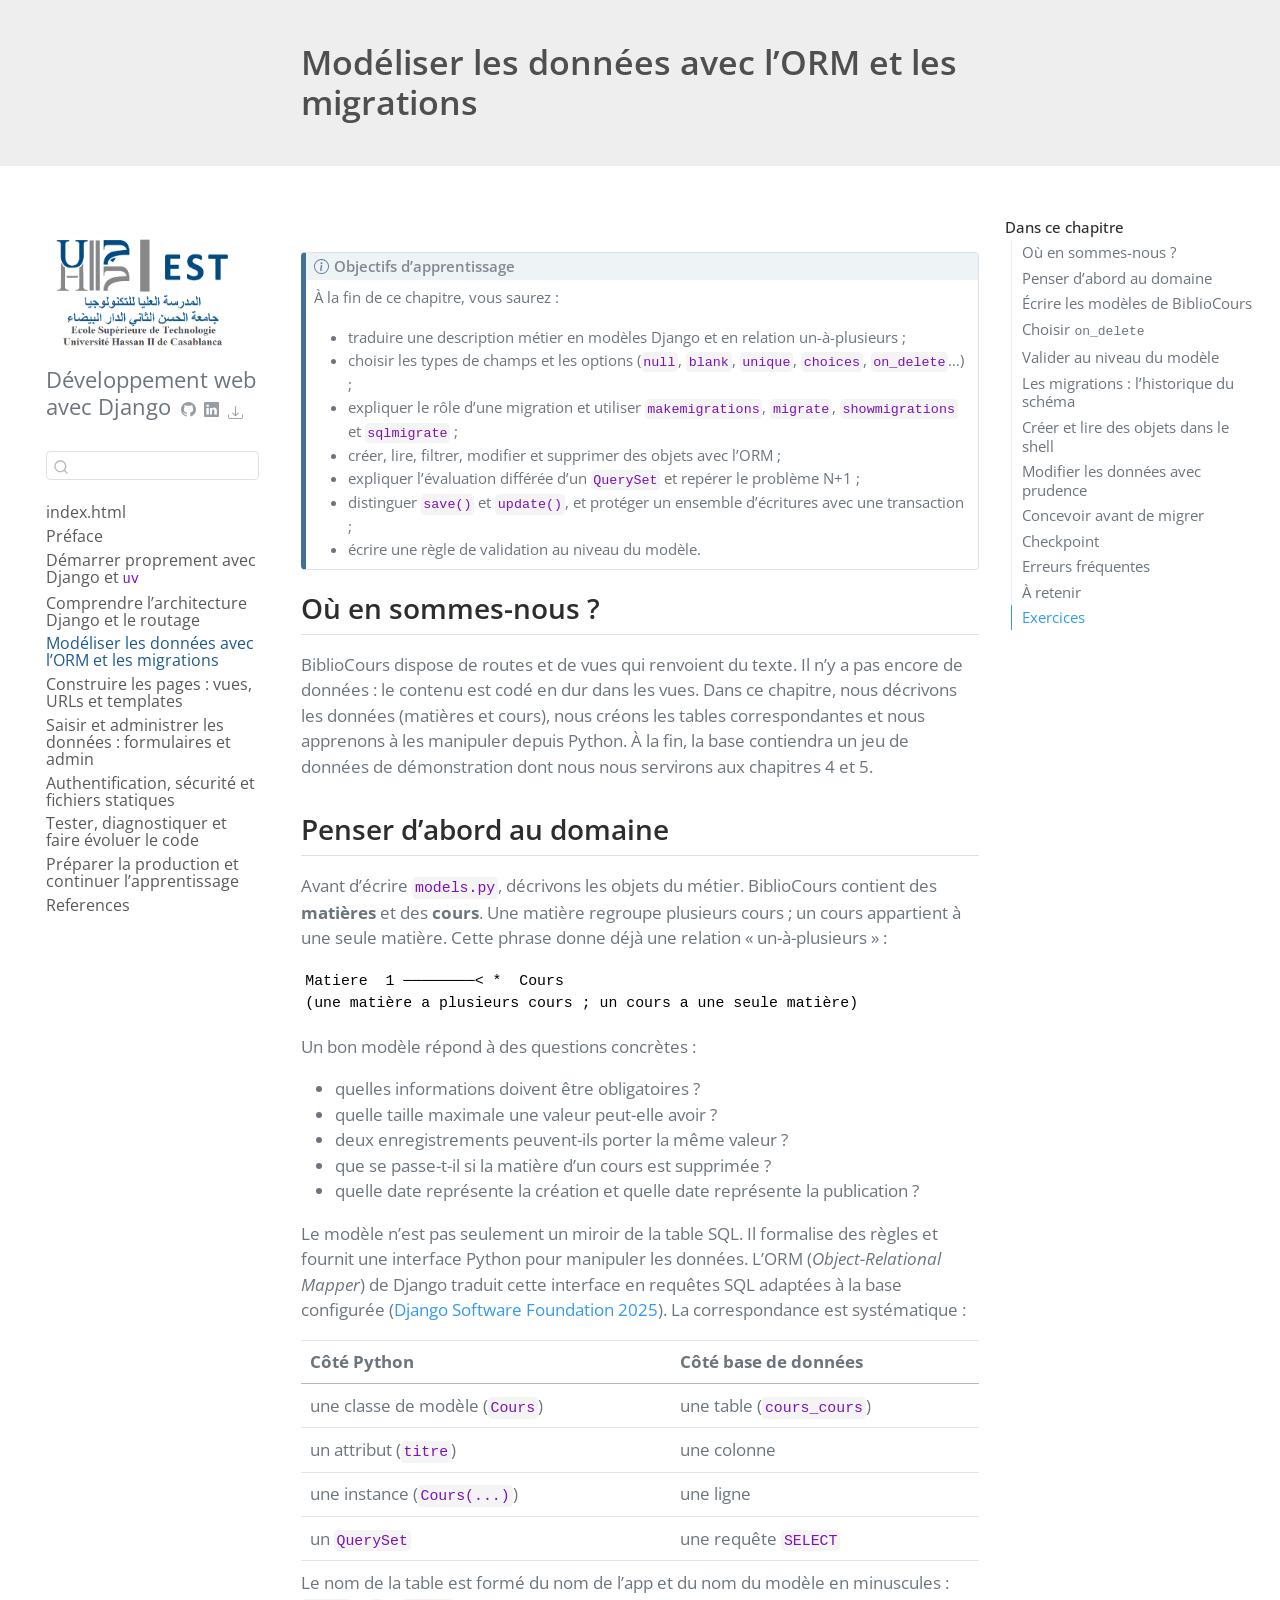
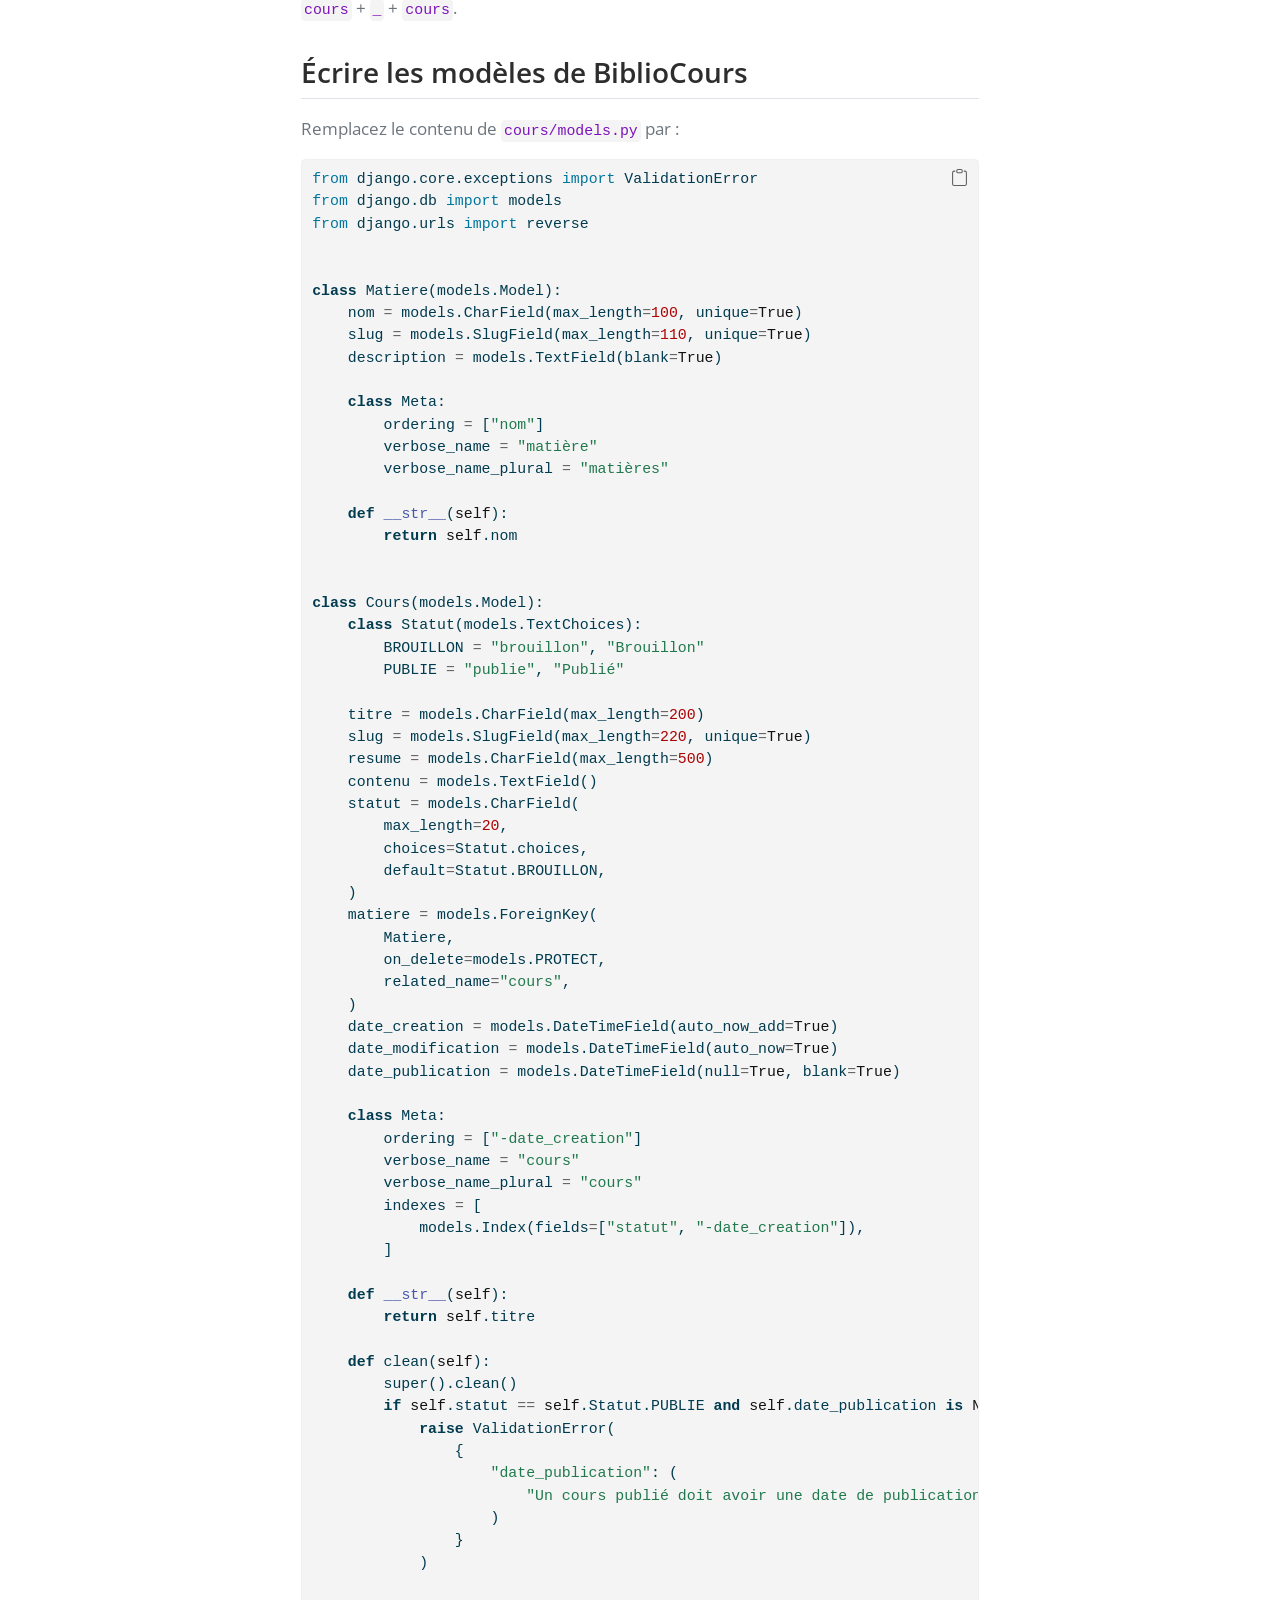
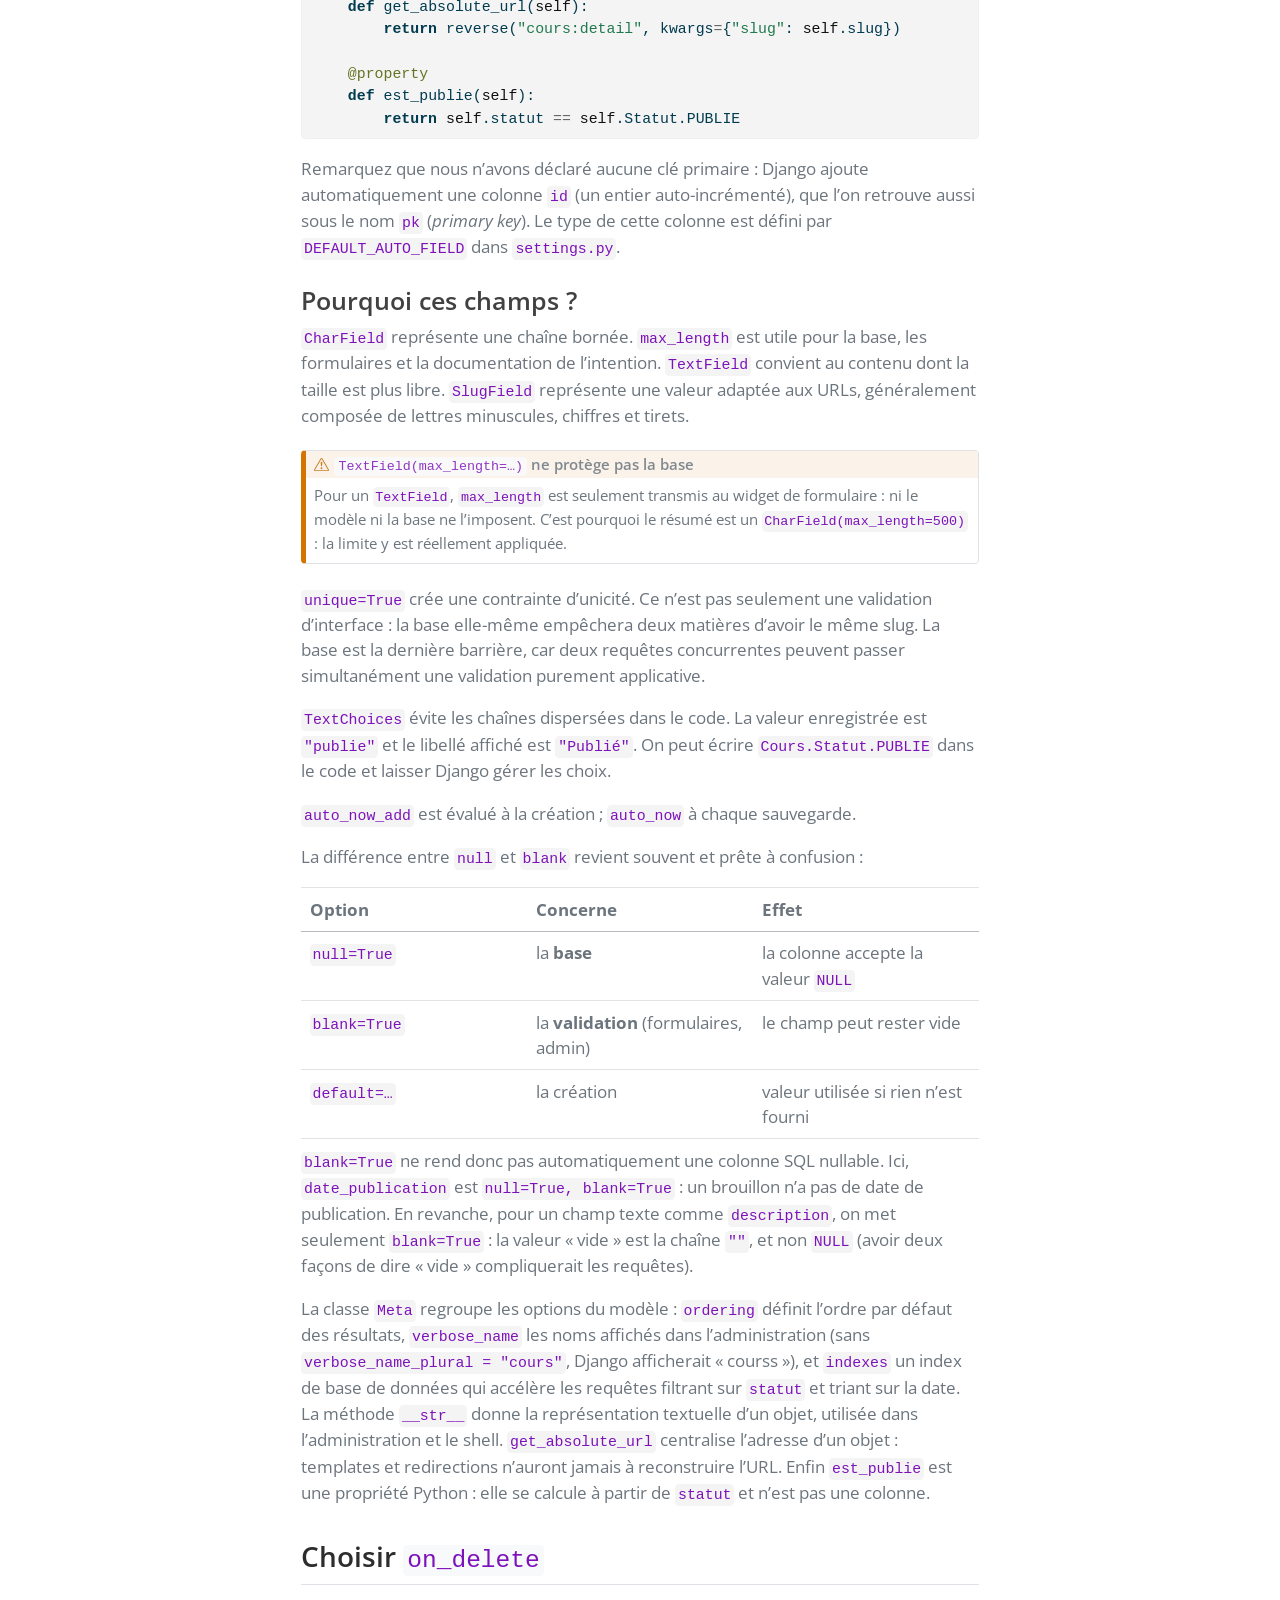
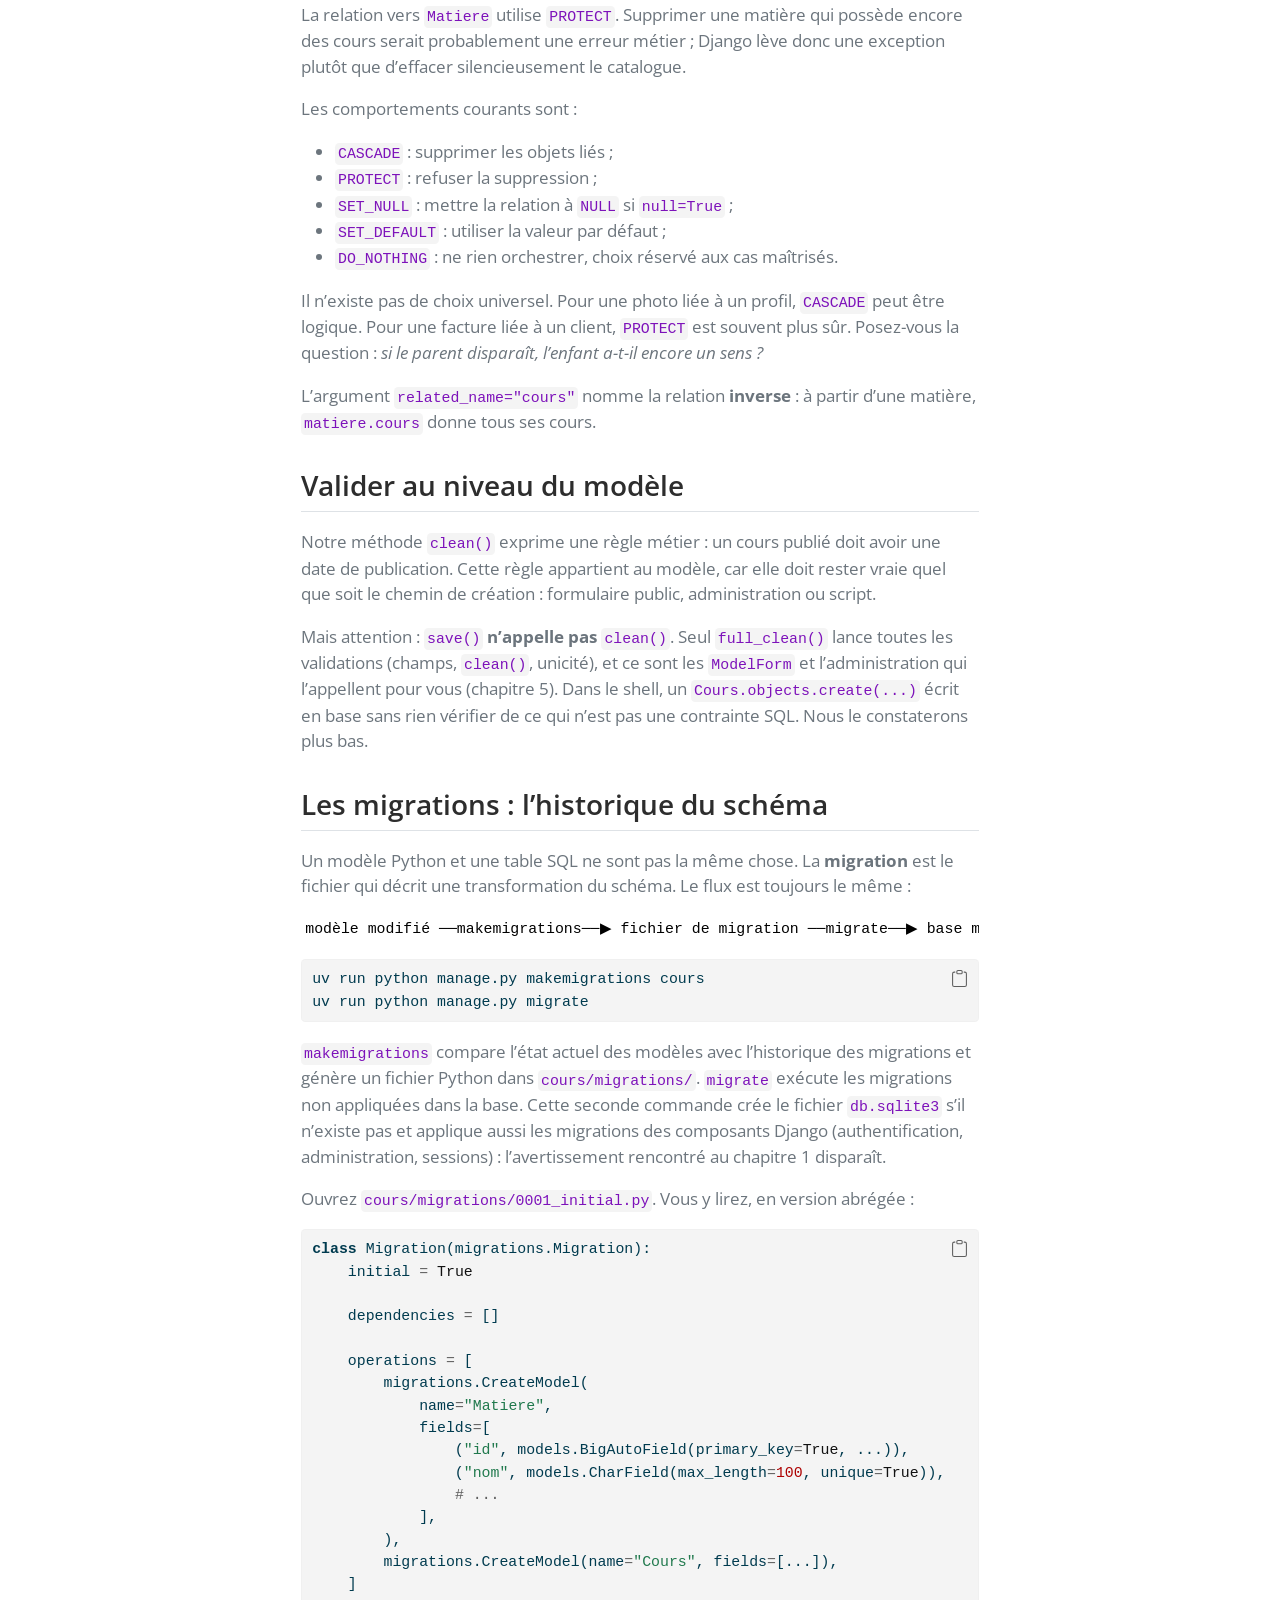
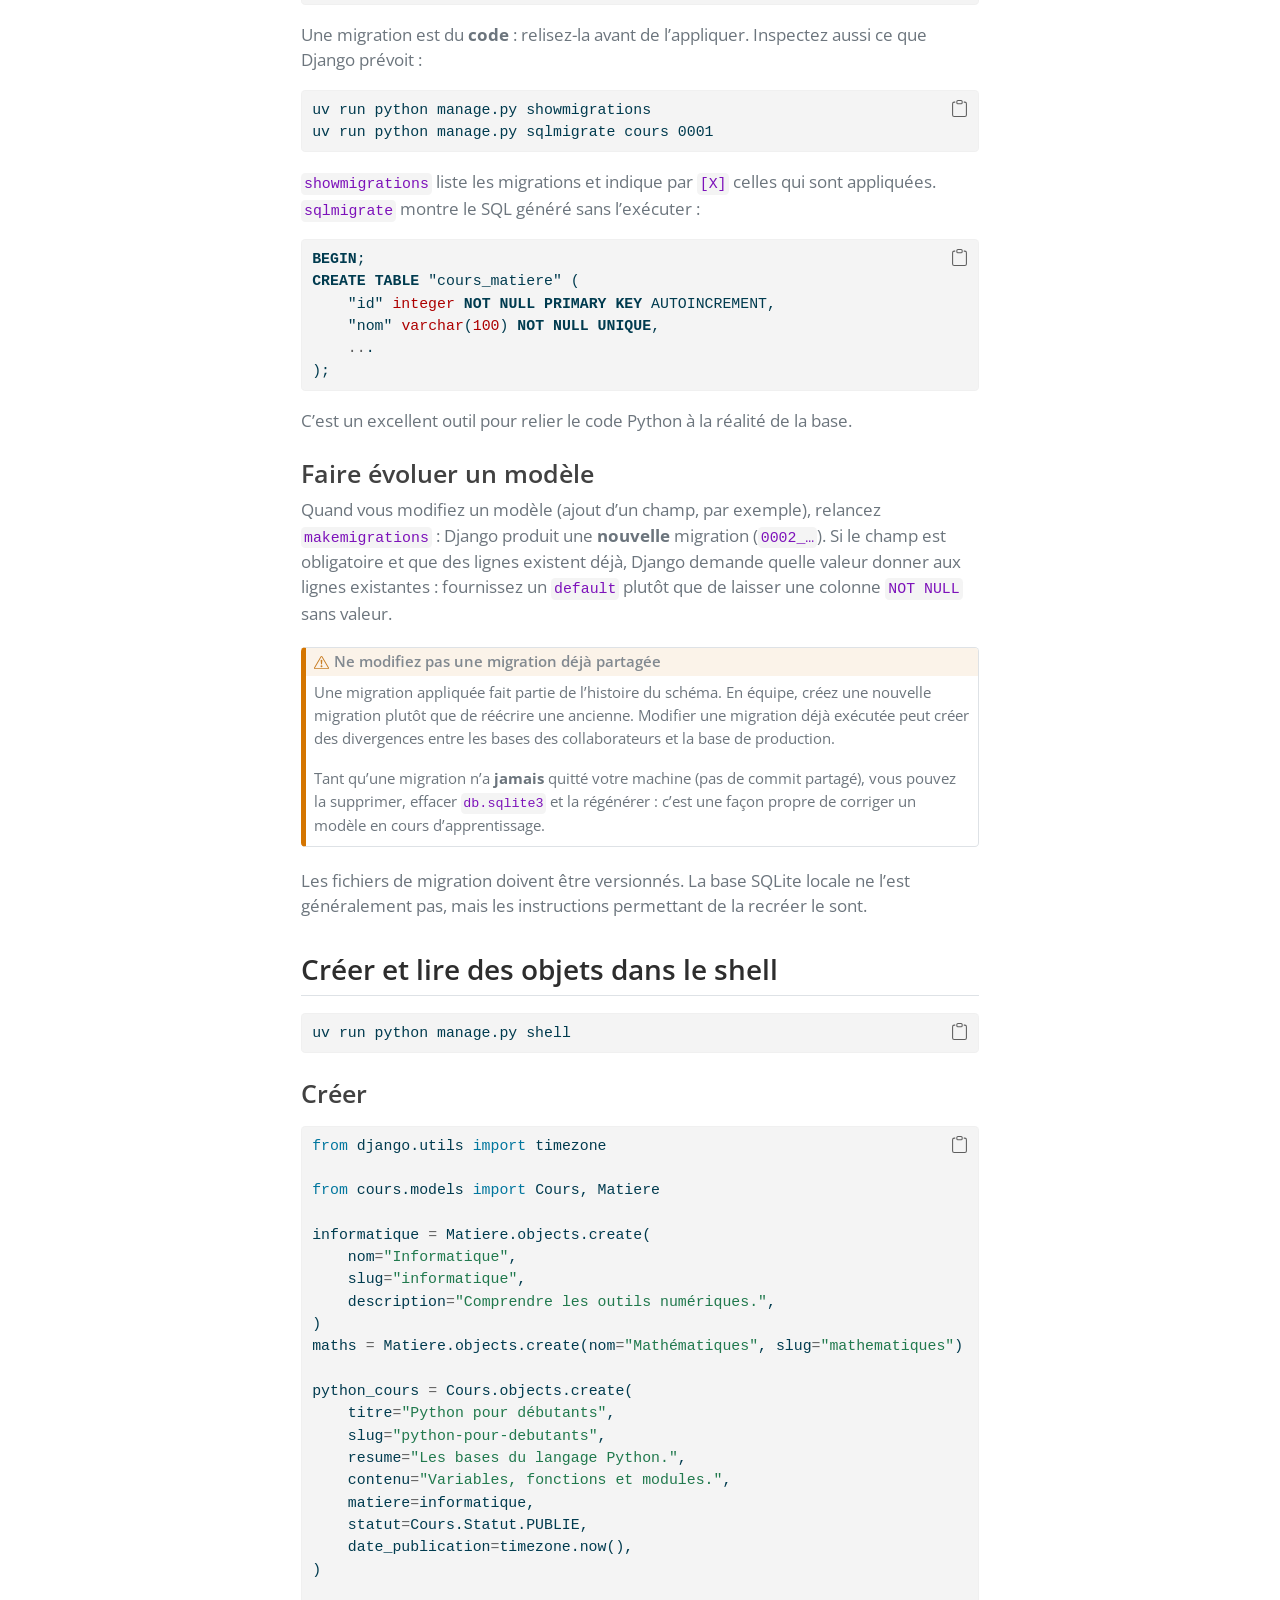
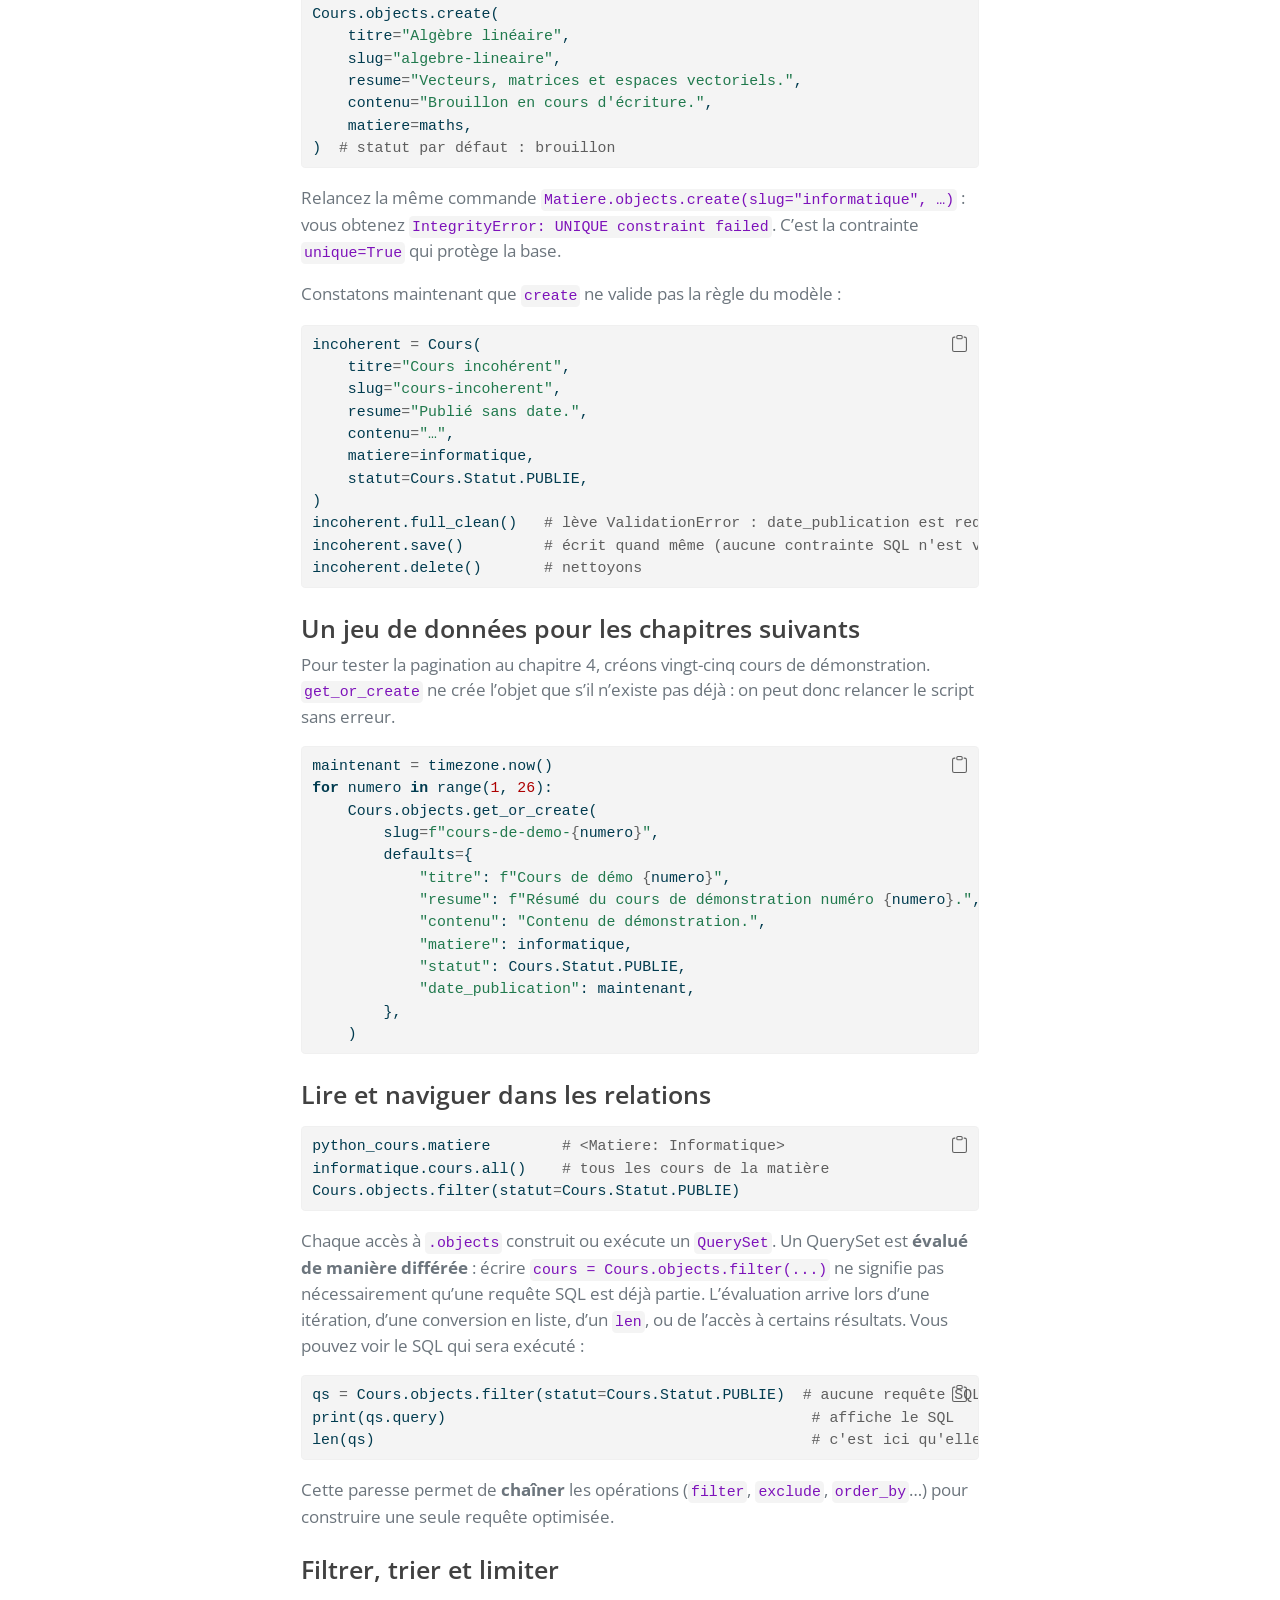
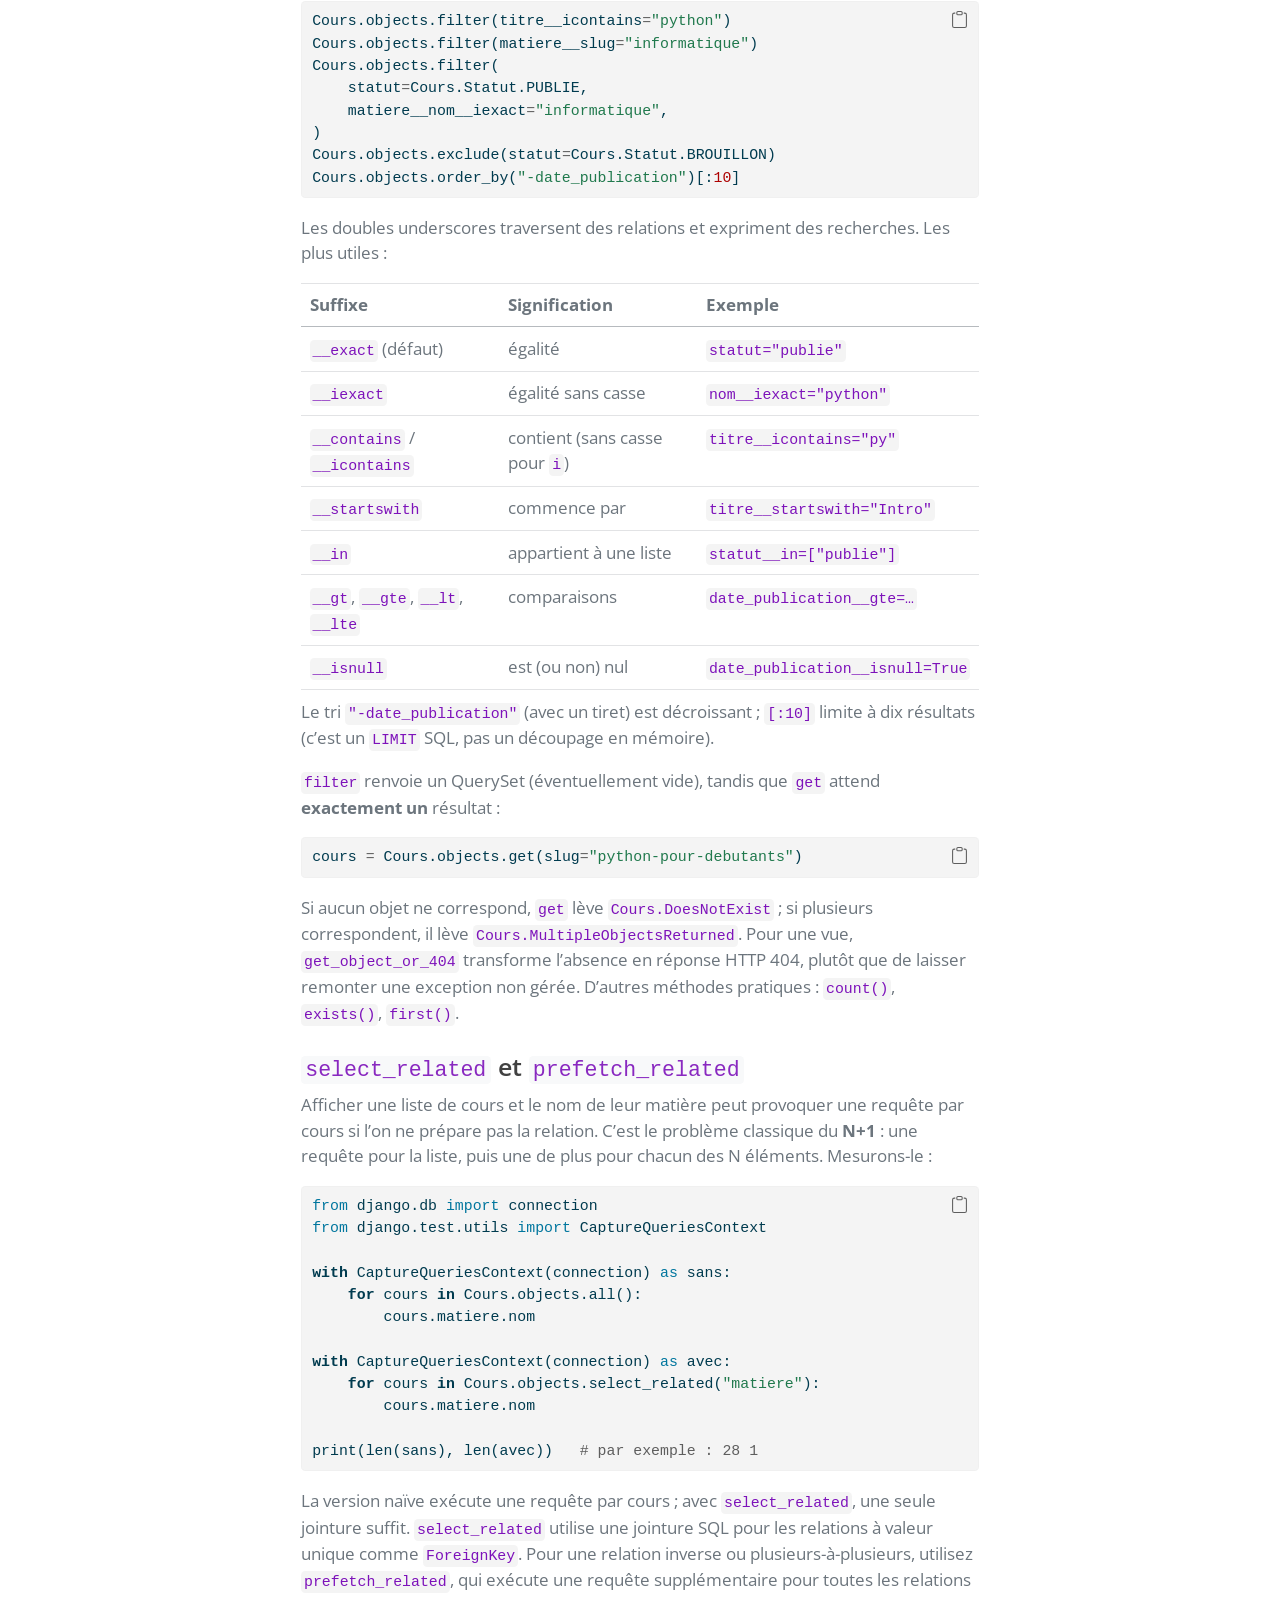
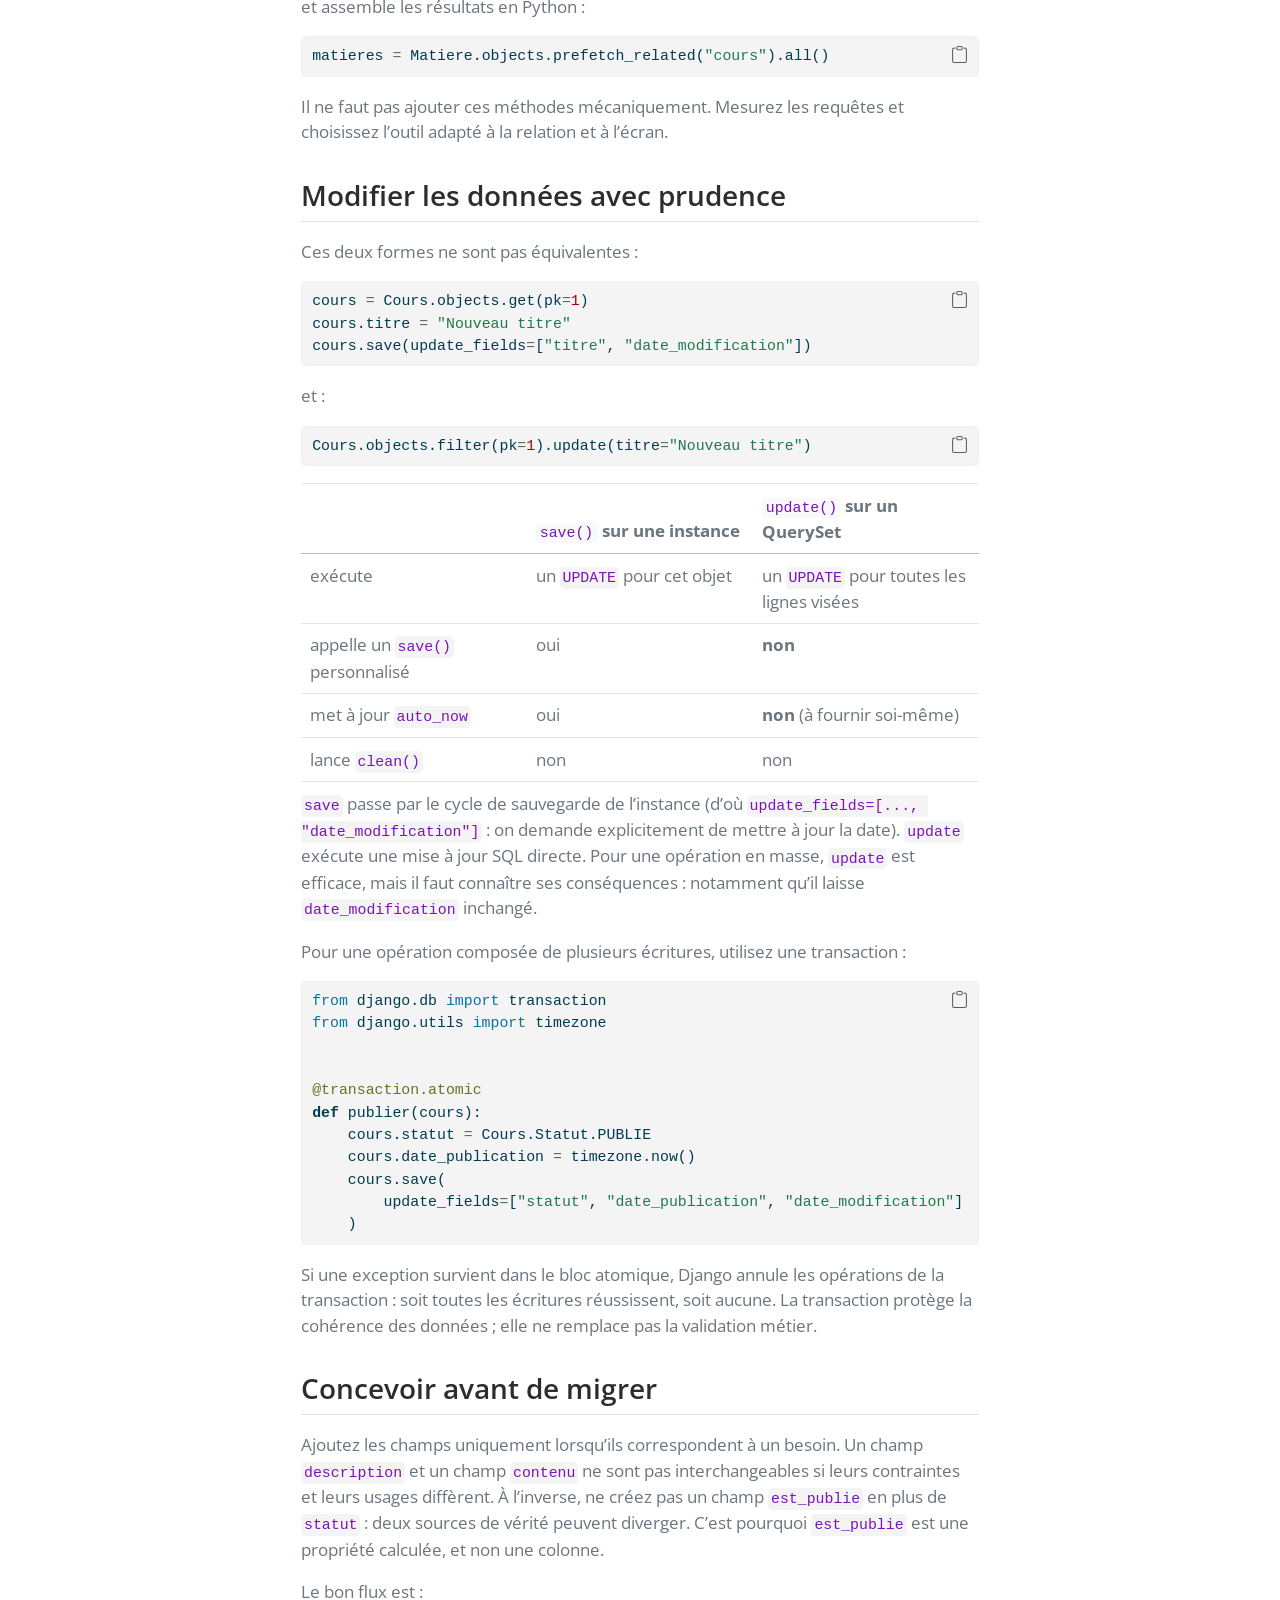
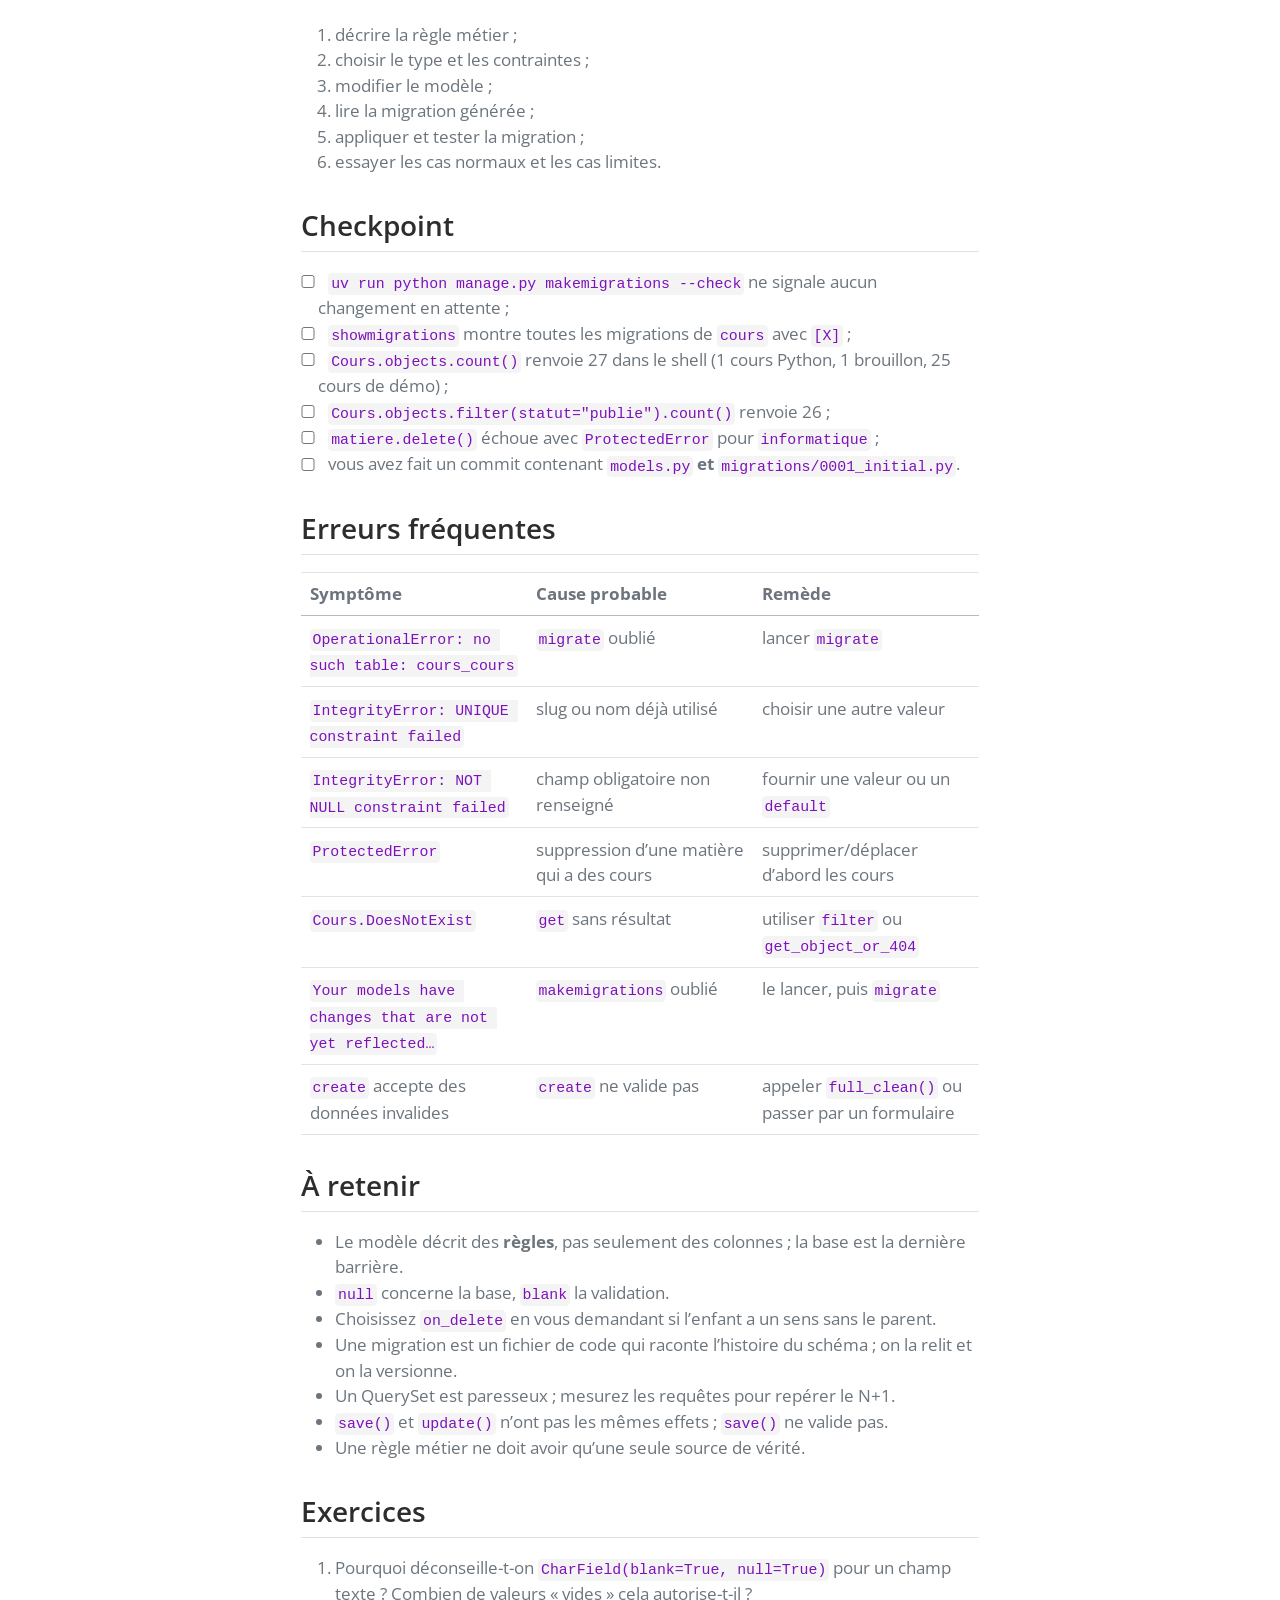
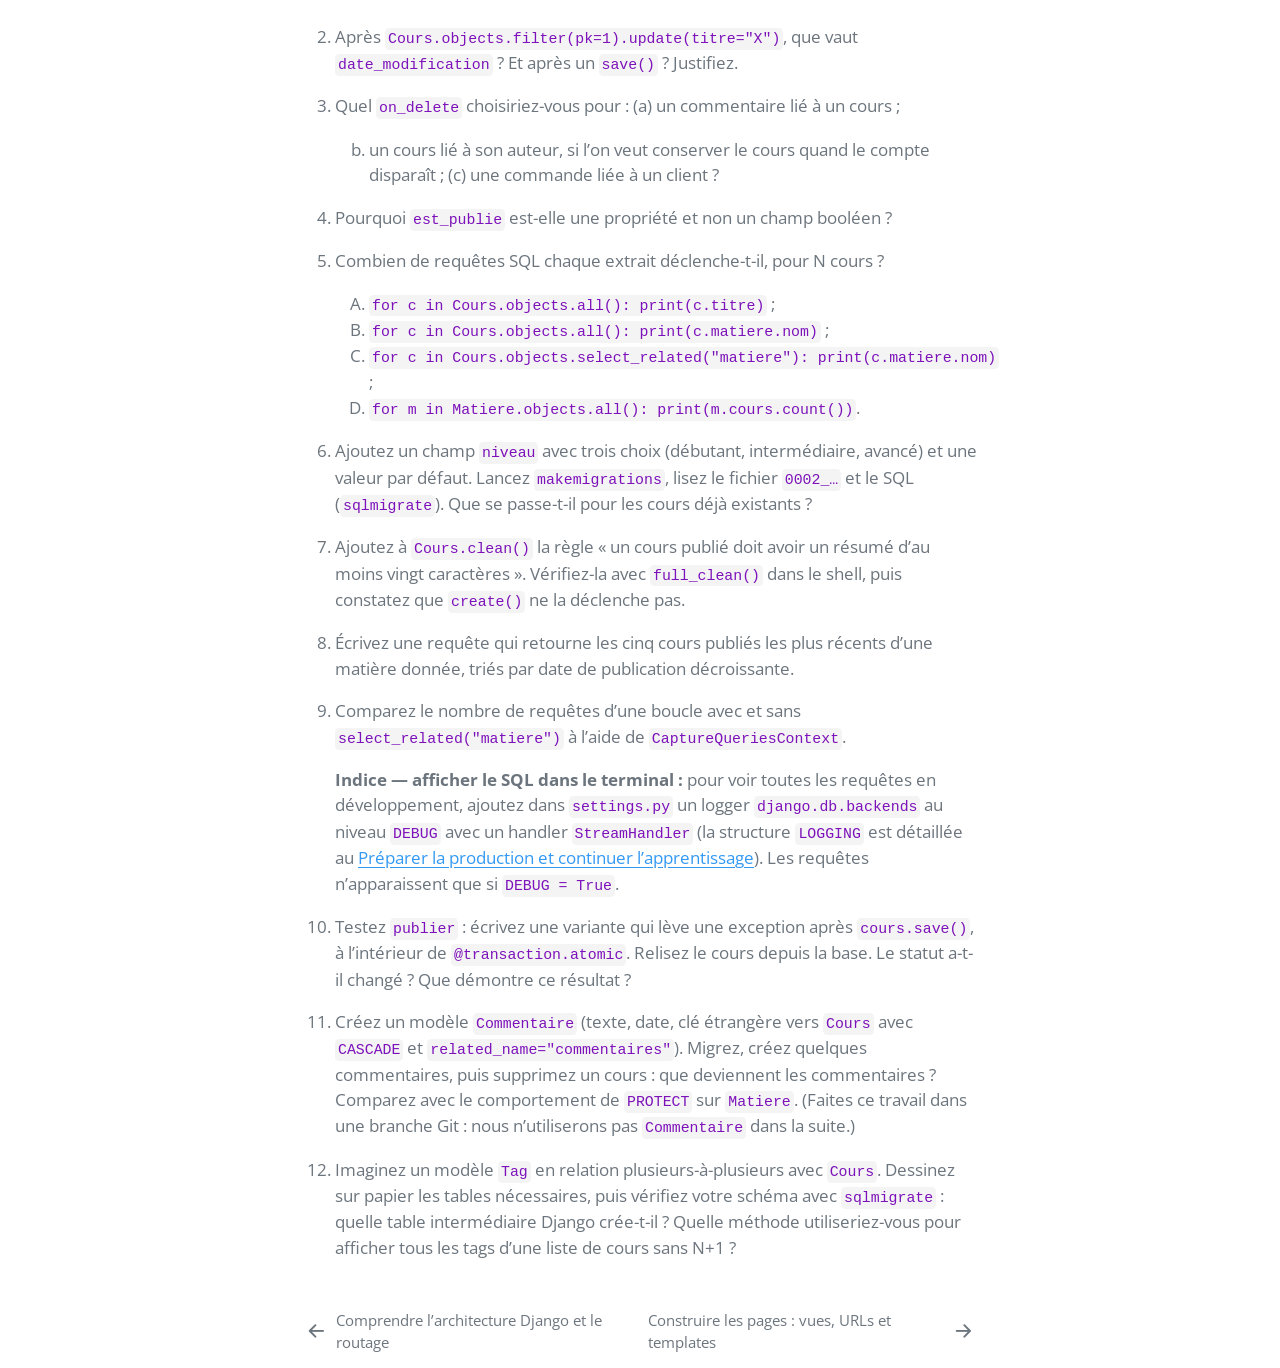
<file: docs/chapitres/03-modeles-orm-migrations.html>
<!DOCTYPE html>
<html xmlns="http://www.w3.org/1999/xhtml" lang="fr" xml:lang="fr"><head>

<meta charset="utf-8">
<meta name="generator" content="quarto-1.10.18">

<meta name="viewport" content="width=device-width, initial-scale=1.0, user-scalable=yes">


<title>Modéliser les données avec l’ORM et les migrations – Développement web avec Django</title>
<style>
/* Default styles provided by pandoc.
** See https://pandoc.org/MANUAL.html#variables-for-html for config info.
*/
span.smallcaps{font-variant: small-caps;}
div.columns{display: flex; gap: 1.5em;}
div.column{flex: auto;}
@media screen {
div.columns{gap: min(4vw, 1.5em);}
div.column{overflow-x: auto;}
}
div.hanging-indent{margin-left: 1.5em; text-indent: -1.5em;}
ul.task-list{list-style: none;}
ul.task-list li input[type="checkbox"] {
  width: 0.8em;
  margin: 0 0.8em 0.2em -1em; /* quarto-specific, see https://github.com/quarto-dev/quarto-cli/issues/4556 */ 
  vertical-align: middle;
}
/* CSS for syntax highlighting */
html { -webkit-text-size-adjust: 100%; }
pre > code.sourceCode { white-space: pre; position: relative; }
pre > code.sourceCode > span { display: inline-block; line-height: 1.25; }
pre > code.sourceCode > span:empty { height: 1.2em; }
.sourceCode { overflow: visible; }
code.sourceCode > span { color: inherit; text-decoration: inherit; }
div.sourceCode { margin: 1em 0; }
pre.sourceCode { margin: 0; }
@media screen {
div.sourceCode { overflow: auto; }
}
@media print {
pre > code.sourceCode { white-space: pre-wrap; }
pre > code.sourceCode > span { text-indent: -5em; padding-left: 5em; }
}
pre.numberSource code
  { counter-reset: source-line 0; }
pre.numberSource code > span
  { position: relative; left: -4em; counter-increment: source-line; }
pre.numberSource code > span > a:first-child::before
  { content: counter(source-line);
    position: relative; left: -1em; text-align: right; vertical-align: baseline;
    border: none; display: inline-block;
    -webkit-touch-callout: none; -webkit-user-select: none;
    -khtml-user-select: none; -moz-user-select: none;
    -ms-user-select: none; user-select: none;
    padding: 0 4px; width: 4em;
  }
pre.numberSource { margin-left: 3em;  padding-left: 4px; }
div.sourceCode
  {   }
@media screen {
pre > code.sourceCode > span > a:first-child::before { text-decoration: underline; }
}
/* CSS for citations */
div.csl-bib-body { }
div.csl-entry {
  clear: both;
}
.hanging-indent div.csl-entry {
  margin-left:2em;
  text-indent:-2em;
}
div.csl-left-margin {
  min-width:2em;
  float:left;
}
div.csl-right-inline {
  margin-left:2em;
  padding-left:1em;
}
div.csl-indent {
  margin-left: 2em;
}</style>


<script src="../site_libs/quarto-nav/quarto-nav.js"></script>
<script src="../site_libs/quarto-nav/headroom.min.js"></script>
<script src="../site_libs/clipboard/clipboard.min.js"></script>
<script src="../site_libs/quarto-search/autocomplete.umd.js"></script>
<script src="../site_libs/quarto-search/fuse.min.js"></script>
<script src="../site_libs/quarto-search/quarto-search.js"></script>
<meta name="quarto:offset" content="../">
<link href="../chapitres/04-vues-urls-templates.html" rel="next">
<link href="../chapitres/02-archetecture-routage.html" rel="prev">
<script src="../site_libs/quarto-html/quarto.js" type="module"></script>
<script src="../site_libs/quarto-html/tabsets/tabsets.js" type="module"></script>
<script src="../site_libs/quarto-html/popper.min.js"></script>
<script src="../site_libs/quarto-html/tippy.umd.min.js"></script>
<script src="../site_libs/quarto-html/anchor.min.js"></script>
<link href="../site_libs/quarto-html/tippy.css" rel="stylesheet">
<link href="../site_libs/quarto-html/quarto-syntax-highlighting-64a204ab8560d761af7679ceaba22944.css" rel="stylesheet" id="quarto-text-highlighting-styles">
<script src="../site_libs/bootstrap/bootstrap.min.js"></script>
<link href="../site_libs/bootstrap/bootstrap-icons.css" rel="stylesheet">
<link href="../site_libs/bootstrap/bootstrap-0d9d9a46e068c065468cb3eda7b4f719.min.css" rel="stylesheet" append-hash="true" id="quarto-bootstrap" data-mode="light">
<script id="quarto-search-options" type="application/json">{
  "location": "sidebar",
  "copy-button": false,
  "collapse-after": 3,
  "panel-placement": "start",
  "type": "textbox",
  "limit": 50,
  "keyboard-shortcut": [
    "f",
    "/",
    "s"
  ],
  "show-item-context": false,
  "language": {
    "search-no-results-text": "Pas de résultats",
    "search-matching-documents-text": "documents trouvés",
    "search-copy-link-title": "Copier le lien vers la recherche",
    "search-hide-matches-text": "Cacher les correspondances additionnelles",
    "search-more-match-text": "correspondance de plus dans ce document",
    "search-more-matches-text": "correspondances de plus dans ce document",
    "search-clear-button-title": "Effacer",
    "search-text-placeholder": "",
    "search-detached-cancel-button-title": "Annuler",
    "search-submit-button-title": "Envoyer",
    "search-label": "Recherche"
  }
}</script>
<style>html{ scroll-behavior: smooth; }</style>


<link rel="stylesheet" href="../styles.css">
</head>

<body class="nav-sidebar floating quarto-light">

<div id="quarto-search-results"></div>
  <header id="quarto-header" class="headroom fixed-top quarto-banner">
  <nav class="quarto-secondary-nav">
    <div class="container-fluid d-flex">
      <button type="button" class="quarto-btn-toggle btn" data-bs-toggle="collapse" role="button" data-bs-target=".quarto-sidebar-collapse-item" aria-controls="quarto-sidebar" aria-expanded="false" aria-label="Basculer la barre latérale" onclick="if (window.quartoToggleHeadroom) { window.quartoToggleHeadroom(); }">
        <i class="bi bi-layout-text-sidebar-reverse"></i>
      </button>
        <nav class="quarto-page-breadcrumbs" aria-label="breadcrumb"><ol class="breadcrumb"><li class="breadcrumb-item"><a href="../chapitres/03-modeles-orm-migrations.html"><span class="chapter-title">Modéliser les données avec l’ORM et les migrations</span></a></li></ol></nav>
        <a class="flex-grow-1" role="navigation" data-bs-toggle="collapse" data-bs-target=".quarto-sidebar-collapse-item" aria-controls="quarto-sidebar" aria-expanded="false" aria-label="Basculer la barre latérale" onclick="if (window.quartoToggleHeadroom) { window.quartoToggleHeadroom(); }">      
        </a>
      <button type="button" class="btn quarto-search-button" aria-label="Recherche" onclick="window.quartoOpenSearch();">
        <i class="bi bi-search"></i>
      </button>
    </div>
  </nav>
</header>
<!-- content -->
<header id="title-block-header" class="quarto-title-block default page-columns page-full">
  <div class="quarto-title-banner page-columns page-full">
    <div class="quarto-title column-body">
      <h1 class="title"><span id="sec-modeles" class="quarto-section-identifier"><span class="chapter-title">Modéliser les données avec l’ORM et les migrations</span></span></h1>
                      </div>
  </div>
    
  
  <div class="quarto-title-meta">

      
    
      
    </div>
    
  
  </header><div id="quarto-content" class="quarto-container page-columns page-rows-contents page-layout-article">
<!-- sidebar -->
  <nav id="quarto-sidebar" class="sidebar collapse collapse-horizontal quarto-sidebar-collapse-item sidebar-navigation floating overflow-auto">
    <div class="pt-lg-2 mt-2 text-left sidebar-header sidebar-header-stacked">
      <a href="../index.html" class="sidebar-logo-link">
      <img src="../images/logo_estc.png" alt="" class="sidebar-logo light-content py-0 d-lg-inline d-none">
      <img src="../images/logo_estc.png" alt="" class="sidebar-logo dark-content py-0 d-lg-inline d-none">
      </a>
    <div class="sidebar-title mb-0 py-0">
      <a href="../">Développement web avec Django</a> 
        <div class="sidebar-tools-main tools-wide">
    <a href="https://github.com/iaousse/" title="" class="quarto-navigation-tool px-1" aria-label="GitHub" target="_blank"><i class="bi bi-github"></i></a>
    <a href="https://www.linkedin.com/in/mbarekiaousse" title="" class="quarto-navigation-tool px-1" aria-label="LinkedIn" target="_blank"><i class="bi bi-linkedin"></i></a>
    <div class="dropdown">
      <a href="" title="Download" id="quarto-navigation-tool-dropdown-0" class="quarto-navigation-tool dropdown-toggle px-1" data-bs-toggle="dropdown" aria-expanded="false" role="link" aria-label="Download"><i class="bi bi-download"></i></a>
      <ul class="dropdown-menu" aria-labelledby="quarto-navigation-tool-dropdown-0">
          <li>
            <a class="dropdown-item sidebar-tools-main-item" href="../Développement-web-avec-Django.pdf">
              <i class="bi bi-file-pdf pe-1"></i>
            Download PDF
            </a>
          </li>
          <li>
            <a class="dropdown-item sidebar-tools-main-item" href="../Développement-web-avec-Django.epub">
              <i class="bi bi-journal pe-1"></i>
            Download ePub
            </a>
          </li>
      </ul>
    </div>
</div>
    </div>
      </div>
        <div class="mt-2 flex-shrink-0 align-items-center">
        <div class="sidebar-search">
        <div id="quarto-search" class="" title="Recherche"></div>
        </div>
        </div>
    <div class="sidebar-menu-container"> 
    <ul class="list-unstyled mt-1">
        <li class="sidebar-item">
  <div class="sidebar-item-container"> 
  <a href="../index.html" class="sidebar-item-text sidebar-link">
 <span class="menu-text">index.html</span></a>
  </div>
</li>
        <li class="sidebar-item">
  <div class="sidebar-item-container"> 
  <a href="../preface.html" class="sidebar-item-text sidebar-link">
 <span class="menu-text">Préface</span></a>
  </div>
</li>
        <li class="sidebar-item">
  <div class="sidebar-item-container"> 
  <a href="../chapitres/01-demarrer.html" class="sidebar-item-text sidebar-link"><span class="chapter-title">Démarrer proprement avec Django et <code>uv</code></span></a>
  </div>
</li>
        <li class="sidebar-item">
  <div class="sidebar-item-container"> 
  <a href="../chapitres/02-archetecture-routage.html" class="sidebar-item-text sidebar-link"><span class="chapter-title">Comprendre l’architecture Django et le routage</span></a>
  </div>
</li>
        <li class="sidebar-item">
  <div class="sidebar-item-container"> 
  <a href="../chapitres/03-modeles-orm-migrations.html" class="sidebar-item-text sidebar-link active"><span class="chapter-title">Modéliser les données avec l’ORM et les migrations</span></a>
  </div>
</li>
        <li class="sidebar-item">
  <div class="sidebar-item-container"> 
  <a href="../chapitres/04-vues-urls-templates.html" class="sidebar-item-text sidebar-link"><span class="chapter-title">Construire les pages : vues, URLs et templates</span></a>
  </div>
</li>
        <li class="sidebar-item">
  <div class="sidebar-item-container"> 
  <a href="../chapitres/05-formulaires-admin.html" class="sidebar-item-text sidebar-link"><span class="chapter-title">Saisir et administrer les données : formulaires et admin</span></a>
  </div>
</li>
        <li class="sidebar-item">
  <div class="sidebar-item-container"> 
  <a href="../chapitres/06-authentification-securites-fichiers.html" class="sidebar-item-text sidebar-link"><span class="chapter-title">Authentification, sécurité et fichiers statiques</span></a>
  </div>
</li>
        <li class="sidebar-item">
  <div class="sidebar-item-container"> 
  <a href="../chapitres/07-tests-debug-qualite.html" class="sidebar-item-text sidebar-link"><span class="chapter-title">Tester, diagnostiquer et faire évoluer le code</span></a>
  </div>
</li>
        <li class="sidebar-item">
  <div class="sidebar-item-container"> 
  <a href="../chapitres/08-production.html" class="sidebar-item-text sidebar-link"><span class="chapter-title">Préparer la production et continuer l’apprentissage</span></a>
  </div>
</li>
        <li class="sidebar-item">
  <div class="sidebar-item-container"> 
  <a href="../references.html" class="sidebar-item-text sidebar-link">
 <span class="menu-text">References</span></a>
  </div>
</li>
    </ul>
    </div>
</nav>
<div id="quarto-sidebar-glass" class="quarto-sidebar-collapse-item" data-bs-toggle="collapse" data-bs-target=".quarto-sidebar-collapse-item"></div>
<!-- margin-sidebar -->
    <div id="quarto-margin-sidebar" class="sidebar margin-sidebar">
        <nav id="TOC" role="doc-toc" class="toc-active">
    <h2 id="toc-title">Dans ce chapitre</h2>
   
  <ul>
  <li><a href="#où-en-sommes-nous" id="toc-où-en-sommes-nous" class="nav-link active" data-scroll-target="#où-en-sommes-nous">Où en sommes-nous ?</a></li>
  <li><a href="#penser-dabord-au-domaine" id="toc-penser-dabord-au-domaine" class="nav-link" data-scroll-target="#penser-dabord-au-domaine">Penser d’abord au domaine</a></li>
  <li><a href="#écrire-les-modèles-de-bibliocours" id="toc-écrire-les-modèles-de-bibliocours" class="nav-link" data-scroll-target="#écrire-les-modèles-de-bibliocours">Écrire les modèles de BiblioCours</a>
  <ul class="collapse">
  <li><a href="#pourquoi-ces-champs" id="toc-pourquoi-ces-champs" class="nav-link" data-scroll-target="#pourquoi-ces-champs">Pourquoi ces champs ?</a></li>
  </ul></li>
  <li><a href="#choisir-on_delete" id="toc-choisir-on_delete" class="nav-link" data-scroll-target="#choisir-on_delete">Choisir <code>on_delete</code></a></li>
  <li><a href="#valider-au-niveau-du-modèle" id="toc-valider-au-niveau-du-modèle" class="nav-link" data-scroll-target="#valider-au-niveau-du-modèle">Valider au niveau du modèle</a></li>
  <li><a href="#les-migrations-lhistorique-du-schéma" id="toc-les-migrations-lhistorique-du-schéma" class="nav-link" data-scroll-target="#les-migrations-lhistorique-du-schéma">Les migrations : l’historique du schéma</a>
  <ul class="collapse">
  <li><a href="#faire-évoluer-un-modèle" id="toc-faire-évoluer-un-modèle" class="nav-link" data-scroll-target="#faire-évoluer-un-modèle">Faire évoluer un modèle</a></li>
  </ul></li>
  <li><a href="#créer-et-lire-des-objets-dans-le-shell" id="toc-créer-et-lire-des-objets-dans-le-shell" class="nav-link" data-scroll-target="#créer-et-lire-des-objets-dans-le-shell">Créer et lire des objets dans le shell</a>
  <ul class="collapse">
  <li><a href="#créer" id="toc-créer" class="nav-link" data-scroll-target="#créer">Créer</a></li>
  <li><a href="#un-jeu-de-données-pour-les-chapitres-suivants" id="toc-un-jeu-de-données-pour-les-chapitres-suivants" class="nav-link" data-scroll-target="#un-jeu-de-données-pour-les-chapitres-suivants">Un jeu de données pour les chapitres suivants</a></li>
  <li><a href="#lire-et-naviguer-dans-les-relations" id="toc-lire-et-naviguer-dans-les-relations" class="nav-link" data-scroll-target="#lire-et-naviguer-dans-les-relations">Lire et naviguer dans les relations</a></li>
  <li><a href="#filtrer-trier-et-limiter" id="toc-filtrer-trier-et-limiter" class="nav-link" data-scroll-target="#filtrer-trier-et-limiter">Filtrer, trier et limiter</a></li>
  <li><a href="#select_related-et-prefetch_related" id="toc-select_related-et-prefetch_related" class="nav-link" data-scroll-target="#select_related-et-prefetch_related"><code>select_related</code> et <code>prefetch_related</code></a></li>
  </ul></li>
  <li><a href="#modifier-les-données-avec-prudence" id="toc-modifier-les-données-avec-prudence" class="nav-link" data-scroll-target="#modifier-les-données-avec-prudence">Modifier les données avec prudence</a></li>
  <li><a href="#concevoir-avant-de-migrer" id="toc-concevoir-avant-de-migrer" class="nav-link" data-scroll-target="#concevoir-avant-de-migrer">Concevoir avant de migrer</a></li>
  <li><a href="#checkpoint" id="toc-checkpoint" class="nav-link" data-scroll-target="#checkpoint">Checkpoint</a></li>
  <li><a href="#erreurs-fréquentes" id="toc-erreurs-fréquentes" class="nav-link" data-scroll-target="#erreurs-fréquentes">Erreurs fréquentes</a></li>
  <li><a href="#à-retenir" id="toc-à-retenir" class="nav-link" data-scroll-target="#à-retenir">À retenir</a></li>
  <li><a href="#exercices" id="toc-exercices" class="nav-link" data-scroll-target="#exercices">Exercices</a></li>
  </ul>
</nav>
    </div>
<!-- main -->
<main class="content quarto-banner-title-block" id="quarto-document-content">





<div class="callout callout-style-default callout-note callout-titled">
<div class="callout-header d-flex align-content-center">
<div class="callout-icon-container">
<i class="callout-icon"></i>
</div>
<div class="callout-title-container flex-fill">
<span class="screen-reader-only">Note</span>Objectifs d’apprentissage
</div>
</div>
<div class="callout-body-container callout-body">
<p>À la fin de ce chapitre, vous saurez :</p>
<ul>
<li>traduire une description métier en modèles Django et en relation un-à-plusieurs ;</li>
<li>choisir les types de champs et les options (<code>null</code>, <code>blank</code>, <code>unique</code>, <code>choices</code>, <code>on_delete</code>…) ;</li>
<li>expliquer le rôle d’une migration et utiliser <code>makemigrations</code>, <code>migrate</code>, <code>showmigrations</code> et <code>sqlmigrate</code> ;</li>
<li>créer, lire, filtrer, modifier et supprimer des objets avec l’ORM ;</li>
<li>expliquer l’évaluation différée d’un <code>QuerySet</code> et repérer le problème N+1 ;</li>
<li>distinguer <code>save()</code> et <code>update()</code>, et protéger un ensemble d’écritures avec une transaction ;</li>
<li>écrire une règle de validation au niveau du modèle.</li>
</ul>
</div>
</div>
<section id="où-en-sommes-nous" class="level2">
<h2 class="anchored" data-anchor-id="où-en-sommes-nous">Où en sommes-nous ?</h2>
<p>BiblioCours dispose de routes et de vues qui renvoient du texte. Il n’y a pas encore de données : le contenu est codé en dur dans les vues. Dans ce chapitre, nous décrivons les données (matières et cours), nous créons les tables correspondantes et nous apprenons à les manipuler depuis Python. À la fin, la base contiendra un jeu de données de démonstration dont nous nous servirons aux chapitres 4 et 5.</p>
</section>
<section id="penser-dabord-au-domaine" class="level2">
<h2 class="anchored" data-anchor-id="penser-dabord-au-domaine">Penser d’abord au domaine</h2>
<p>Avant d’écrire <code>models.py</code>, décrivons les objets du métier. BiblioCours contient des <strong>matières</strong> et des <strong>cours</strong>. Une matière regroupe plusieurs cours ; un cours appartient à une seule matière. Cette phrase donne déjà une relation « un-à-plusieurs » :</p>
<pre class="text"><code>Matiere  1 ────────&lt; *  Cours
(une matière a plusieurs cours ; un cours a une seule matière)</code></pre>
<p>Un bon modèle répond à des questions concrètes :</p>
<ul>
<li>quelles informations doivent être obligatoires ?</li>
<li>quelle taille maximale une valeur peut-elle avoir ?</li>
<li>deux enregistrements peuvent-ils porter la même valeur ?</li>
<li>que se passe-t-il si la matière d’un cours est supprimée ?</li>
<li>quelle date représente la création et quelle date représente la publication ?</li>
</ul>
<p>Le modèle n’est pas seulement un miroir de la table SQL. Il formalise des règles et fournit une interface Python pour manipuler les données. L’ORM (<em>Object-Relational Mapper</em>) de Django traduit cette interface en requêtes SQL adaptées à la base configurée <span class="citation" data-cites="django-models">(<a href="../references.html#ref-django-models" role="doc-biblioref">Django Software Foundation 2025</a>)</span>. La correspondance est systématique :</p>
<table class="caption-top table">
<thead>
<tr class="header">
<th>Côté Python</th>
<th>Côté base de données</th>
</tr>
</thead>
<tbody>
<tr class="odd">
<td>une classe de modèle (<code>Cours</code>)</td>
<td>une table (<code>cours_cours</code>)</td>
</tr>
<tr class="even">
<td>un attribut (<code>titre</code>)</td>
<td>une colonne</td>
</tr>
<tr class="odd">
<td>une instance (<code>Cours(...)</code>)</td>
<td>une ligne</td>
</tr>
<tr class="even">
<td>un <code>QuerySet</code></td>
<td>une requête <code>SELECT</code></td>
</tr>
</tbody>
</table>
<p>Le nom de la table est formé du nom de l’app et du nom du modèle en minuscules : <code>cours</code> + <code>_</code> + <code>cours</code>.</p>
</section>
<section id="écrire-les-modèles-de-bibliocours" class="level2">
<h2 class="anchored" data-anchor-id="écrire-les-modèles-de-bibliocours">Écrire les modèles de BiblioCours</h2>
<p>Remplacez le contenu de <code>cours/models.py</code> par :</p>
<div class="code-copy-outer-scaffold"><div class="sourceCode" id="cb2"><pre class="sourceCode python code-with-copy"><code class="sourceCode python"><span id="cb2-1"><a href="#cb2-1" aria-hidden="true" tabindex="-1"></a><span class="im">from</span> django.core.exceptions <span class="im">import</span> ValidationError</span>
<span id="cb2-2"><a href="#cb2-2" aria-hidden="true" tabindex="-1"></a><span class="im">from</span> django.db <span class="im">import</span> models</span>
<span id="cb2-3"><a href="#cb2-3" aria-hidden="true" tabindex="-1"></a><span class="im">from</span> django.urls <span class="im">import</span> reverse</span>
<span id="cb2-4"><a href="#cb2-4" aria-hidden="true" tabindex="-1"></a></span>
<span id="cb2-5"><a href="#cb2-5" aria-hidden="true" tabindex="-1"></a></span>
<span id="cb2-6"><a href="#cb2-6" aria-hidden="true" tabindex="-1"></a><span class="kw">class</span> Matiere(models.Model):</span>
<span id="cb2-7"><a href="#cb2-7" aria-hidden="true" tabindex="-1"></a>    nom <span class="op">=</span> models.CharField(max_length<span class="op">=</span><span class="dv">100</span>, unique<span class="op">=</span><span class="va">True</span>)</span>
<span id="cb2-8"><a href="#cb2-8" aria-hidden="true" tabindex="-1"></a>    slug <span class="op">=</span> models.SlugField(max_length<span class="op">=</span><span class="dv">110</span>, unique<span class="op">=</span><span class="va">True</span>)</span>
<span id="cb2-9"><a href="#cb2-9" aria-hidden="true" tabindex="-1"></a>    description <span class="op">=</span> models.TextField(blank<span class="op">=</span><span class="va">True</span>)</span>
<span id="cb2-10"><a href="#cb2-10" aria-hidden="true" tabindex="-1"></a></span>
<span id="cb2-11"><a href="#cb2-11" aria-hidden="true" tabindex="-1"></a>    <span class="kw">class</span> Meta:</span>
<span id="cb2-12"><a href="#cb2-12" aria-hidden="true" tabindex="-1"></a>        ordering <span class="op">=</span> [<span class="st">"nom"</span>]</span>
<span id="cb2-13"><a href="#cb2-13" aria-hidden="true" tabindex="-1"></a>        verbose_name <span class="op">=</span> <span class="st">"matière"</span></span>
<span id="cb2-14"><a href="#cb2-14" aria-hidden="true" tabindex="-1"></a>        verbose_name_plural <span class="op">=</span> <span class="st">"matières"</span></span>
<span id="cb2-15"><a href="#cb2-15" aria-hidden="true" tabindex="-1"></a></span>
<span id="cb2-16"><a href="#cb2-16" aria-hidden="true" tabindex="-1"></a>    <span class="kw">def</span> <span class="fu">__str__</span>(<span class="va">self</span>):</span>
<span id="cb2-17"><a href="#cb2-17" aria-hidden="true" tabindex="-1"></a>        <span class="cf">return</span> <span class="va">self</span>.nom</span>
<span id="cb2-18"><a href="#cb2-18" aria-hidden="true" tabindex="-1"></a></span>
<span id="cb2-19"><a href="#cb2-19" aria-hidden="true" tabindex="-1"></a></span>
<span id="cb2-20"><a href="#cb2-20" aria-hidden="true" tabindex="-1"></a><span class="kw">class</span> Cours(models.Model):</span>
<span id="cb2-21"><a href="#cb2-21" aria-hidden="true" tabindex="-1"></a>    <span class="kw">class</span> Statut(models.TextChoices):</span>
<span id="cb2-22"><a href="#cb2-22" aria-hidden="true" tabindex="-1"></a>        BROUILLON <span class="op">=</span> <span class="st">"brouillon"</span>, <span class="st">"Brouillon"</span></span>
<span id="cb2-23"><a href="#cb2-23" aria-hidden="true" tabindex="-1"></a>        PUBLIE <span class="op">=</span> <span class="st">"publie"</span>, <span class="st">"Publié"</span></span>
<span id="cb2-24"><a href="#cb2-24" aria-hidden="true" tabindex="-1"></a></span>
<span id="cb2-25"><a href="#cb2-25" aria-hidden="true" tabindex="-1"></a>    titre <span class="op">=</span> models.CharField(max_length<span class="op">=</span><span class="dv">200</span>)</span>
<span id="cb2-26"><a href="#cb2-26" aria-hidden="true" tabindex="-1"></a>    slug <span class="op">=</span> models.SlugField(max_length<span class="op">=</span><span class="dv">220</span>, unique<span class="op">=</span><span class="va">True</span>)</span>
<span id="cb2-27"><a href="#cb2-27" aria-hidden="true" tabindex="-1"></a>    resume <span class="op">=</span> models.CharField(max_length<span class="op">=</span><span class="dv">500</span>)</span>
<span id="cb2-28"><a href="#cb2-28" aria-hidden="true" tabindex="-1"></a>    contenu <span class="op">=</span> models.TextField()</span>
<span id="cb2-29"><a href="#cb2-29" aria-hidden="true" tabindex="-1"></a>    statut <span class="op">=</span> models.CharField(</span>
<span id="cb2-30"><a href="#cb2-30" aria-hidden="true" tabindex="-1"></a>        max_length<span class="op">=</span><span class="dv">20</span>,</span>
<span id="cb2-31"><a href="#cb2-31" aria-hidden="true" tabindex="-1"></a>        choices<span class="op">=</span>Statut.choices,</span>
<span id="cb2-32"><a href="#cb2-32" aria-hidden="true" tabindex="-1"></a>        default<span class="op">=</span>Statut.BROUILLON,</span>
<span id="cb2-33"><a href="#cb2-33" aria-hidden="true" tabindex="-1"></a>    )</span>
<span id="cb2-34"><a href="#cb2-34" aria-hidden="true" tabindex="-1"></a>    matiere <span class="op">=</span> models.ForeignKey(</span>
<span id="cb2-35"><a href="#cb2-35" aria-hidden="true" tabindex="-1"></a>        Matiere,</span>
<span id="cb2-36"><a href="#cb2-36" aria-hidden="true" tabindex="-1"></a>        on_delete<span class="op">=</span>models.PROTECT,</span>
<span id="cb2-37"><a href="#cb2-37" aria-hidden="true" tabindex="-1"></a>        related_name<span class="op">=</span><span class="st">"cours"</span>,</span>
<span id="cb2-38"><a href="#cb2-38" aria-hidden="true" tabindex="-1"></a>    )</span>
<span id="cb2-39"><a href="#cb2-39" aria-hidden="true" tabindex="-1"></a>    date_creation <span class="op">=</span> models.DateTimeField(auto_now_add<span class="op">=</span><span class="va">True</span>)</span>
<span id="cb2-40"><a href="#cb2-40" aria-hidden="true" tabindex="-1"></a>    date_modification <span class="op">=</span> models.DateTimeField(auto_now<span class="op">=</span><span class="va">True</span>)</span>
<span id="cb2-41"><a href="#cb2-41" aria-hidden="true" tabindex="-1"></a>    date_publication <span class="op">=</span> models.DateTimeField(null<span class="op">=</span><span class="va">True</span>, blank<span class="op">=</span><span class="va">True</span>)</span>
<span id="cb2-42"><a href="#cb2-42" aria-hidden="true" tabindex="-1"></a></span>
<span id="cb2-43"><a href="#cb2-43" aria-hidden="true" tabindex="-1"></a>    <span class="kw">class</span> Meta:</span>
<span id="cb2-44"><a href="#cb2-44" aria-hidden="true" tabindex="-1"></a>        ordering <span class="op">=</span> [<span class="st">"-date_creation"</span>]</span>
<span id="cb2-45"><a href="#cb2-45" aria-hidden="true" tabindex="-1"></a>        verbose_name <span class="op">=</span> <span class="st">"cours"</span></span>
<span id="cb2-46"><a href="#cb2-46" aria-hidden="true" tabindex="-1"></a>        verbose_name_plural <span class="op">=</span> <span class="st">"cours"</span></span>
<span id="cb2-47"><a href="#cb2-47" aria-hidden="true" tabindex="-1"></a>        indexes <span class="op">=</span> [</span>
<span id="cb2-48"><a href="#cb2-48" aria-hidden="true" tabindex="-1"></a>            models.Index(fields<span class="op">=</span>[<span class="st">"statut"</span>, <span class="st">"-date_creation"</span>]),</span>
<span id="cb2-49"><a href="#cb2-49" aria-hidden="true" tabindex="-1"></a>        ]</span>
<span id="cb2-50"><a href="#cb2-50" aria-hidden="true" tabindex="-1"></a></span>
<span id="cb2-51"><a href="#cb2-51" aria-hidden="true" tabindex="-1"></a>    <span class="kw">def</span> <span class="fu">__str__</span>(<span class="va">self</span>):</span>
<span id="cb2-52"><a href="#cb2-52" aria-hidden="true" tabindex="-1"></a>        <span class="cf">return</span> <span class="va">self</span>.titre</span>
<span id="cb2-53"><a href="#cb2-53" aria-hidden="true" tabindex="-1"></a></span>
<span id="cb2-54"><a href="#cb2-54" aria-hidden="true" tabindex="-1"></a>    <span class="kw">def</span> clean(<span class="va">self</span>):</span>
<span id="cb2-55"><a href="#cb2-55" aria-hidden="true" tabindex="-1"></a>        <span class="bu">super</span>().clean()</span>
<span id="cb2-56"><a href="#cb2-56" aria-hidden="true" tabindex="-1"></a>        <span class="cf">if</span> <span class="va">self</span>.statut <span class="op">==</span> <span class="va">self</span>.Statut.PUBLIE <span class="kw">and</span> <span class="va">self</span>.date_publication <span class="kw">is</span> <span class="va">None</span>:</span>
<span id="cb2-57"><a href="#cb2-57" aria-hidden="true" tabindex="-1"></a>            <span class="cf">raise</span> ValidationError(</span>
<span id="cb2-58"><a href="#cb2-58" aria-hidden="true" tabindex="-1"></a>                {</span>
<span id="cb2-59"><a href="#cb2-59" aria-hidden="true" tabindex="-1"></a>                    <span class="st">"date_publication"</span>: (</span>
<span id="cb2-60"><a href="#cb2-60" aria-hidden="true" tabindex="-1"></a>                        <span class="st">"Un cours publié doit avoir une date de publication."</span></span>
<span id="cb2-61"><a href="#cb2-61" aria-hidden="true" tabindex="-1"></a>                    )</span>
<span id="cb2-62"><a href="#cb2-62" aria-hidden="true" tabindex="-1"></a>                }</span>
<span id="cb2-63"><a href="#cb2-63" aria-hidden="true" tabindex="-1"></a>            )</span>
<span id="cb2-64"><a href="#cb2-64" aria-hidden="true" tabindex="-1"></a></span>
<span id="cb2-65"><a href="#cb2-65" aria-hidden="true" tabindex="-1"></a>    <span class="kw">def</span> get_absolute_url(<span class="va">self</span>):</span>
<span id="cb2-66"><a href="#cb2-66" aria-hidden="true" tabindex="-1"></a>        <span class="cf">return</span> reverse(<span class="st">"cours:detail"</span>, kwargs<span class="op">=</span>{<span class="st">"slug"</span>: <span class="va">self</span>.slug})</span>
<span id="cb2-67"><a href="#cb2-67" aria-hidden="true" tabindex="-1"></a></span>
<span id="cb2-68"><a href="#cb2-68" aria-hidden="true" tabindex="-1"></a>    <span class="at">@property</span></span>
<span id="cb2-69"><a href="#cb2-69" aria-hidden="true" tabindex="-1"></a>    <span class="kw">def</span> est_publie(<span class="va">self</span>):</span>
<span id="cb2-70"><a href="#cb2-70" aria-hidden="true" tabindex="-1"></a>        <span class="cf">return</span> <span class="va">self</span>.statut <span class="op">==</span> <span class="va">self</span>.Statut.PUBLIE</span></code></pre></div><button title="Copier vers le presse-papier" class="code-copy-button"><i class="bi"></i></button></div>
<p>Remarquez que nous n’avons déclaré aucune clé primaire : Django ajoute automatiquement une colonne <code>id</code> (un entier auto-incrémenté), que l’on retrouve aussi sous le nom <code>pk</code> (<em>primary key</em>). Le type de cette colonne est défini par <code>DEFAULT_AUTO_FIELD</code> dans <code>settings.py</code>.</p>
<section id="pourquoi-ces-champs" class="level3">
<h3 class="anchored" data-anchor-id="pourquoi-ces-champs">Pourquoi ces champs ?</h3>
<p><code>CharField</code> représente une chaîne bornée. <code>max_length</code> est utile pour la base, les formulaires et la documentation de l’intention. <code>TextField</code> convient au contenu dont la taille est plus libre. <code>SlugField</code> représente une valeur adaptée aux URLs, généralement composée de lettres minuscules, chiffres et tirets.</p>
<div class="callout callout-style-default callout-warning callout-titled">
<div class="callout-header d-flex align-content-center">
<div class="callout-icon-container">
<i class="callout-icon"></i>
</div>
<div class="callout-title-container flex-fill">
<span class="screen-reader-only">Avertissement</span><code>TextField(max_length=…)</code> ne protège pas la base
</div>
</div>
<div class="callout-body-container callout-body">
<p>Pour un <code>TextField</code>, <code>max_length</code> est seulement transmis au widget de formulaire : ni le modèle ni la base ne l’imposent. C’est pourquoi le résumé est un <code>CharField(max_length=500)</code> : la limite y est réellement appliquée.</p>
</div>
</div>
<p><code>unique=True</code> crée une contrainte d’unicité. Ce n’est pas seulement une validation d’interface : la base elle-même empêchera deux matières d’avoir le même slug. La base est la dernière barrière, car deux requêtes concurrentes peuvent passer simultanément une validation purement applicative.</p>
<p><code>TextChoices</code> évite les chaînes dispersées dans le code. La valeur enregistrée est <code>"publie"</code> et le libellé affiché est <code>"Publié"</code>. On peut écrire <code>Cours.Statut.PUBLIE</code> dans le code et laisser Django gérer les choix.</p>
<p><code>auto_now_add</code> est évalué à la création ; <code>auto_now</code> à chaque sauvegarde.</p>
<p>La différence entre <code>null</code> et <code>blank</code> revient souvent et prête à confusion :</p>
<table class="caption-top table">
<colgroup>
<col style="width: 33%">
<col style="width: 33%">
<col style="width: 33%">
</colgroup>
<thead>
<tr class="header">
<th>Option</th>
<th>Concerne</th>
<th>Effet</th>
</tr>
</thead>
<tbody>
<tr class="odd">
<td><code>null=True</code></td>
<td>la <strong>base</strong></td>
<td>la colonne accepte la valeur <code>NULL</code></td>
</tr>
<tr class="even">
<td><code>blank=True</code></td>
<td>la <strong>validation</strong> (formulaires, admin)</td>
<td>le champ peut rester vide</td>
</tr>
<tr class="odd">
<td><code>default=…</code></td>
<td>la création</td>
<td>valeur utilisée si rien n’est fourni</td>
</tr>
</tbody>
</table>
<p><code>blank=True</code> ne rend donc pas automatiquement une colonne SQL nullable. Ici, <code>date_publication</code> est <code>null=True, blank=True</code> : un brouillon n’a pas de date de publication. En revanche, pour un champ texte comme <code>description</code>, on met seulement <code>blank=True</code> : la valeur « vide » est la chaîne <code>""</code>, et non <code>NULL</code> (avoir deux façons de dire « vide » compliquerait les requêtes).</p>
<p>La classe <code>Meta</code> regroupe les options du modèle : <code>ordering</code> définit l’ordre par défaut des résultats, <code>verbose_name</code> les noms affichés dans l’administration (sans <code>verbose_name_plural = "cours"</code>, Django afficherait « courss »), et <code>indexes</code> un index de base de données qui accélère les requêtes filtrant sur <code>statut</code> et triant sur la date. La méthode <code>__str__</code> donne la représentation textuelle d’un objet, utilisée dans l’administration et le shell. <code>get_absolute_url</code> centralise l’adresse d’un objet : templates et redirections n’auront jamais à reconstruire l’URL. Enfin <code>est_publie</code> est une propriété Python : elle se calcule à partir de <code>statut</code> et n’est pas une colonne.</p>
</section>
</section>
<section id="choisir-on_delete" class="level2">
<h2 class="anchored" data-anchor-id="choisir-on_delete">Choisir <code>on_delete</code></h2>
<p>La relation vers <code>Matiere</code> utilise <code>PROTECT</code>. Supprimer une matière qui possède encore des cours serait probablement une erreur métier ; Django lève donc une exception plutôt que d’effacer silencieusement le catalogue.</p>
<p>Les comportements courants sont :</p>
<ul>
<li><code>CASCADE</code> : supprimer les objets liés ;</li>
<li><code>PROTECT</code> : refuser la suppression ;</li>
<li><code>SET_NULL</code> : mettre la relation à <code>NULL</code> si <code>null=True</code> ;</li>
<li><code>SET_DEFAULT</code> : utiliser la valeur par défaut ;</li>
<li><code>DO_NOTHING</code> : ne rien orchestrer, choix réservé aux cas maîtrisés.</li>
</ul>
<p>Il n’existe pas de choix universel. Pour une photo liée à un profil, <code>CASCADE</code> peut être logique. Pour une facture liée à un client, <code>PROTECT</code> est souvent plus sûr. Posez-vous la question : <em>si le parent disparaît, l’enfant a-t-il encore un sens ?</em></p>
<p>L’argument <code>related_name="cours"</code> nomme la relation <strong>inverse</strong> : à partir d’une matière, <code>matiere.cours</code> donne tous ses cours.</p>
</section>
<section id="valider-au-niveau-du-modèle" class="level2">
<h2 class="anchored" data-anchor-id="valider-au-niveau-du-modèle">Valider au niveau du modèle</h2>
<p>Notre méthode <code>clean()</code> exprime une règle métier : un cours publié doit avoir une date de publication. Cette règle appartient au modèle, car elle doit rester vraie quel que soit le chemin de création : formulaire public, administration ou script.</p>
<p>Mais attention : <strong><code>save()</code> n’appelle pas <code>clean()</code></strong>. Seul <code>full_clean()</code> lance toutes les validations (champs, <code>clean()</code>, unicité), et ce sont les <code>ModelForm</code> et l’administration qui l’appellent pour vous (chapitre 5). Dans le shell, un <code>Cours.objects.create(...)</code> écrit en base sans rien vérifier de ce qui n’est pas une contrainte SQL. Nous le constaterons plus bas.</p>
</section>
<section id="les-migrations-lhistorique-du-schéma" class="level2">
<h2 class="anchored" data-anchor-id="les-migrations-lhistorique-du-schéma">Les migrations : l’historique du schéma</h2>
<p>Un modèle Python et une table SQL ne sont pas la même chose. La <strong>migration</strong> est le fichier qui décrit une transformation du schéma. Le flux est toujours le même :</p>
<pre class="text"><code>modèle modifié ──makemigrations──▶ fichier de migration ──migrate──▶ base mise à jour</code></pre>
<div class="code-copy-outer-scaffold"><div class="sourceCode" id="cb4"><pre class="sourceCode bash code-with-copy"><code class="sourceCode bash"><span id="cb4-1"><a href="#cb4-1" aria-hidden="true" tabindex="-1"></a><span class="ex">uv</span> run python manage.py makemigrations cours</span>
<span id="cb4-2"><a href="#cb4-2" aria-hidden="true" tabindex="-1"></a><span class="ex">uv</span> run python manage.py migrate</span></code></pre></div><button title="Copier vers le presse-papier" class="code-copy-button"><i class="bi"></i></button></div>
<p><code>makemigrations</code> compare l’état actuel des modèles avec l’historique des migrations et génère un fichier Python dans <code>cours/migrations/</code>. <code>migrate</code> exécute les migrations non appliquées dans la base. Cette seconde commande crée le fichier <code>db.sqlite3</code> s’il n’existe pas et applique aussi les migrations des composants Django (authentification, administration, sessions) : l’avertissement rencontré au chapitre 1 disparaît.</p>
<p>Ouvrez <code>cours/migrations/0001_initial.py</code>. Vous y lirez, en version abrégée :</p>
<div class="code-copy-outer-scaffold"><div class="sourceCode" id="cb5"><pre class="sourceCode python code-with-copy"><code class="sourceCode python"><span id="cb5-1"><a href="#cb5-1" aria-hidden="true" tabindex="-1"></a><span class="kw">class</span> Migration(migrations.Migration):</span>
<span id="cb5-2"><a href="#cb5-2" aria-hidden="true" tabindex="-1"></a>    initial <span class="op">=</span> <span class="va">True</span></span>
<span id="cb5-3"><a href="#cb5-3" aria-hidden="true" tabindex="-1"></a></span>
<span id="cb5-4"><a href="#cb5-4" aria-hidden="true" tabindex="-1"></a>    dependencies <span class="op">=</span> []</span>
<span id="cb5-5"><a href="#cb5-5" aria-hidden="true" tabindex="-1"></a></span>
<span id="cb5-6"><a href="#cb5-6" aria-hidden="true" tabindex="-1"></a>    operations <span class="op">=</span> [</span>
<span id="cb5-7"><a href="#cb5-7" aria-hidden="true" tabindex="-1"></a>        migrations.CreateModel(</span>
<span id="cb5-8"><a href="#cb5-8" aria-hidden="true" tabindex="-1"></a>            name<span class="op">=</span><span class="st">"Matiere"</span>,</span>
<span id="cb5-9"><a href="#cb5-9" aria-hidden="true" tabindex="-1"></a>            fields<span class="op">=</span>[</span>
<span id="cb5-10"><a href="#cb5-10" aria-hidden="true" tabindex="-1"></a>                (<span class="st">"id"</span>, models.BigAutoField(primary_key<span class="op">=</span><span class="va">True</span>, ...)),</span>
<span id="cb5-11"><a href="#cb5-11" aria-hidden="true" tabindex="-1"></a>                (<span class="st">"nom"</span>, models.CharField(max_length<span class="op">=</span><span class="dv">100</span>, unique<span class="op">=</span><span class="va">True</span>)),</span>
<span id="cb5-12"><a href="#cb5-12" aria-hidden="true" tabindex="-1"></a>                <span class="co"># ...</span></span>
<span id="cb5-13"><a href="#cb5-13" aria-hidden="true" tabindex="-1"></a>            ],</span>
<span id="cb5-14"><a href="#cb5-14" aria-hidden="true" tabindex="-1"></a>        ),</span>
<span id="cb5-15"><a href="#cb5-15" aria-hidden="true" tabindex="-1"></a>        migrations.CreateModel(name<span class="op">=</span><span class="st">"Cours"</span>, fields<span class="op">=</span>[...]),</span>
<span id="cb5-16"><a href="#cb5-16" aria-hidden="true" tabindex="-1"></a>    ]</span></code></pre></div><button title="Copier vers le presse-papier" class="code-copy-button"><i class="bi"></i></button></div>
<p>Une migration est du <strong>code</strong> : relisez-la avant de l’appliquer. Inspectez aussi ce que Django prévoit :</p>
<div class="code-copy-outer-scaffold"><div class="sourceCode" id="cb6"><pre class="sourceCode bash code-with-copy"><code class="sourceCode bash"><span id="cb6-1"><a href="#cb6-1" aria-hidden="true" tabindex="-1"></a><span class="ex">uv</span> run python manage.py showmigrations</span>
<span id="cb6-2"><a href="#cb6-2" aria-hidden="true" tabindex="-1"></a><span class="ex">uv</span> run python manage.py sqlmigrate cours 0001</span></code></pre></div><button title="Copier vers le presse-papier" class="code-copy-button"><i class="bi"></i></button></div>
<p><code>showmigrations</code> liste les migrations et indique par <code>[X]</code> celles qui sont appliquées. <code>sqlmigrate</code> montre le SQL généré sans l’exécuter :</p>
<div class="code-copy-outer-scaffold"><div class="sourceCode" id="cb7"><pre class="sourceCode sql code-with-copy"><code class="sourceCode sql"><span id="cb7-1"><a href="#cb7-1" aria-hidden="true" tabindex="-1"></a><span class="cf">BEGIN</span>;</span>
<span id="cb7-2"><a href="#cb7-2" aria-hidden="true" tabindex="-1"></a><span class="kw">CREATE</span> <span class="kw">TABLE</span> <span class="ot">"cours_matiere"</span> (</span>
<span id="cb7-3"><a href="#cb7-3" aria-hidden="true" tabindex="-1"></a>    <span class="ot">"id"</span> <span class="dt">integer</span> <span class="kw">NOT</span> <span class="kw">NULL</span> <span class="kw">PRIMARY</span> <span class="kw">KEY</span> AUTOINCREMENT,</span>
<span id="cb7-4"><a href="#cb7-4" aria-hidden="true" tabindex="-1"></a>    <span class="ot">"nom"</span> <span class="dt">varchar</span>(<span class="dv">100</span>) <span class="kw">NOT</span> <span class="kw">NULL</span> <span class="kw">UNIQUE</span>,</span>
<span id="cb7-5"><a href="#cb7-5" aria-hidden="true" tabindex="-1"></a>    <span class="op">..</span>.</span>
<span id="cb7-6"><a href="#cb7-6" aria-hidden="true" tabindex="-1"></a>);</span></code></pre></div><button title="Copier vers le presse-papier" class="code-copy-button"><i class="bi"></i></button></div>
<p>C’est un excellent outil pour relier le code Python à la réalité de la base.</p>
<section id="faire-évoluer-un-modèle" class="level3">
<h3 class="anchored" data-anchor-id="faire-évoluer-un-modèle">Faire évoluer un modèle</h3>
<p>Quand vous modifiez un modèle (ajout d’un champ, par exemple), relancez <code>makemigrations</code> : Django produit une <strong>nouvelle</strong> migration (<code>0002_…</code>). Si le champ est obligatoire et que des lignes existent déjà, Django demande quelle valeur donner aux lignes existantes : fournissez un <code>default</code> plutôt que de laisser une colonne <code>NOT NULL</code> sans valeur.</p>
<div class="callout callout-style-default callout-warning callout-titled">
<div class="callout-header d-flex align-content-center">
<div class="callout-icon-container">
<i class="callout-icon"></i>
</div>
<div class="callout-title-container flex-fill">
<span class="screen-reader-only">Avertissement</span>Ne modifiez pas une migration déjà partagée
</div>
</div>
<div class="callout-body-container callout-body">
<p>Une migration appliquée fait partie de l’histoire du schéma. En équipe, créez une nouvelle migration plutôt que de réécrire une ancienne. Modifier une migration déjà exécutée peut créer des divergences entre les bases des collaborateurs et la base de production.</p>
<p>Tant qu’une migration n’a <strong>jamais</strong> quitté votre machine (pas de commit partagé), vous pouvez la supprimer, effacer <code>db.sqlite3</code> et la régénérer : c’est une façon propre de corriger un modèle en cours d’apprentissage.</p>
</div>
</div>
<p>Les fichiers de migration doivent être versionnés. La base SQLite locale ne l’est généralement pas, mais les instructions permettant de la recréer le sont.</p>
</section>
</section>
<section id="créer-et-lire-des-objets-dans-le-shell" class="level2">
<h2 class="anchored" data-anchor-id="créer-et-lire-des-objets-dans-le-shell">Créer et lire des objets dans le shell</h2>
<div class="code-copy-outer-scaffold"><div class="sourceCode" id="cb8"><pre class="sourceCode bash code-with-copy"><code class="sourceCode bash"><span id="cb8-1"><a href="#cb8-1" aria-hidden="true" tabindex="-1"></a><span class="ex">uv</span> run python manage.py shell</span></code></pre></div><button title="Copier vers le presse-papier" class="code-copy-button"><i class="bi"></i></button></div>
<section id="créer" class="level3">
<h3 class="anchored" data-anchor-id="créer">Créer</h3>
<div class="code-copy-outer-scaffold"><div class="sourceCode" id="cb9"><pre class="sourceCode python code-with-copy"><code class="sourceCode python"><span id="cb9-1"><a href="#cb9-1" aria-hidden="true" tabindex="-1"></a><span class="im">from</span> django.utils <span class="im">import</span> timezone</span>
<span id="cb9-2"><a href="#cb9-2" aria-hidden="true" tabindex="-1"></a></span>
<span id="cb9-3"><a href="#cb9-3" aria-hidden="true" tabindex="-1"></a><span class="im">from</span> cours.models <span class="im">import</span> Cours, Matiere</span>
<span id="cb9-4"><a href="#cb9-4" aria-hidden="true" tabindex="-1"></a></span>
<span id="cb9-5"><a href="#cb9-5" aria-hidden="true" tabindex="-1"></a>informatique <span class="op">=</span> Matiere.objects.create(</span>
<span id="cb9-6"><a href="#cb9-6" aria-hidden="true" tabindex="-1"></a>    nom<span class="op">=</span><span class="st">"Informatique"</span>,</span>
<span id="cb9-7"><a href="#cb9-7" aria-hidden="true" tabindex="-1"></a>    slug<span class="op">=</span><span class="st">"informatique"</span>,</span>
<span id="cb9-8"><a href="#cb9-8" aria-hidden="true" tabindex="-1"></a>    description<span class="op">=</span><span class="st">"Comprendre les outils numériques."</span>,</span>
<span id="cb9-9"><a href="#cb9-9" aria-hidden="true" tabindex="-1"></a>)</span>
<span id="cb9-10"><a href="#cb9-10" aria-hidden="true" tabindex="-1"></a>maths <span class="op">=</span> Matiere.objects.create(nom<span class="op">=</span><span class="st">"Mathématiques"</span>, slug<span class="op">=</span><span class="st">"mathematiques"</span>)</span>
<span id="cb9-11"><a href="#cb9-11" aria-hidden="true" tabindex="-1"></a></span>
<span id="cb9-12"><a href="#cb9-12" aria-hidden="true" tabindex="-1"></a>python_cours <span class="op">=</span> Cours.objects.create(</span>
<span id="cb9-13"><a href="#cb9-13" aria-hidden="true" tabindex="-1"></a>    titre<span class="op">=</span><span class="st">"Python pour débutants"</span>,</span>
<span id="cb9-14"><a href="#cb9-14" aria-hidden="true" tabindex="-1"></a>    slug<span class="op">=</span><span class="st">"python-pour-debutants"</span>,</span>
<span id="cb9-15"><a href="#cb9-15" aria-hidden="true" tabindex="-1"></a>    resume<span class="op">=</span><span class="st">"Les bases du langage Python."</span>,</span>
<span id="cb9-16"><a href="#cb9-16" aria-hidden="true" tabindex="-1"></a>    contenu<span class="op">=</span><span class="st">"Variables, fonctions et modules."</span>,</span>
<span id="cb9-17"><a href="#cb9-17" aria-hidden="true" tabindex="-1"></a>    matiere<span class="op">=</span>informatique,</span>
<span id="cb9-18"><a href="#cb9-18" aria-hidden="true" tabindex="-1"></a>    statut<span class="op">=</span>Cours.Statut.PUBLIE,</span>
<span id="cb9-19"><a href="#cb9-19" aria-hidden="true" tabindex="-1"></a>    date_publication<span class="op">=</span>timezone.now(),</span>
<span id="cb9-20"><a href="#cb9-20" aria-hidden="true" tabindex="-1"></a>)</span>
<span id="cb9-21"><a href="#cb9-21" aria-hidden="true" tabindex="-1"></a></span>
<span id="cb9-22"><a href="#cb9-22" aria-hidden="true" tabindex="-1"></a>Cours.objects.create(</span>
<span id="cb9-23"><a href="#cb9-23" aria-hidden="true" tabindex="-1"></a>    titre<span class="op">=</span><span class="st">"Algèbre linéaire"</span>,</span>
<span id="cb9-24"><a href="#cb9-24" aria-hidden="true" tabindex="-1"></a>    slug<span class="op">=</span><span class="st">"algebre-lineaire"</span>,</span>
<span id="cb9-25"><a href="#cb9-25" aria-hidden="true" tabindex="-1"></a>    resume<span class="op">=</span><span class="st">"Vecteurs, matrices et espaces vectoriels."</span>,</span>
<span id="cb9-26"><a href="#cb9-26" aria-hidden="true" tabindex="-1"></a>    contenu<span class="op">=</span><span class="st">"Brouillon en cours d'écriture."</span>,</span>
<span id="cb9-27"><a href="#cb9-27" aria-hidden="true" tabindex="-1"></a>    matiere<span class="op">=</span>maths,</span>
<span id="cb9-28"><a href="#cb9-28" aria-hidden="true" tabindex="-1"></a>)  <span class="co"># statut par défaut : brouillon</span></span></code></pre></div><button title="Copier vers le presse-papier" class="code-copy-button"><i class="bi"></i></button></div>
<p>Relancez la même commande <code>Matiere.objects.create(slug="informatique", …)</code> : vous obtenez <code>IntegrityError: UNIQUE constraint failed</code>. C’est la contrainte <code>unique=True</code> qui protège la base.</p>
<p>Constatons maintenant que <code>create</code> ne valide pas la règle du modèle :</p>
<div class="code-copy-outer-scaffold"><div class="sourceCode" id="cb10"><pre class="sourceCode python code-with-copy"><code class="sourceCode python"><span id="cb10-1"><a href="#cb10-1" aria-hidden="true" tabindex="-1"></a>incoherent <span class="op">=</span> Cours(</span>
<span id="cb10-2"><a href="#cb10-2" aria-hidden="true" tabindex="-1"></a>    titre<span class="op">=</span><span class="st">"Cours incohérent"</span>,</span>
<span id="cb10-3"><a href="#cb10-3" aria-hidden="true" tabindex="-1"></a>    slug<span class="op">=</span><span class="st">"cours-incoherent"</span>,</span>
<span id="cb10-4"><a href="#cb10-4" aria-hidden="true" tabindex="-1"></a>    resume<span class="op">=</span><span class="st">"Publié sans date."</span>,</span>
<span id="cb10-5"><a href="#cb10-5" aria-hidden="true" tabindex="-1"></a>    contenu<span class="op">=</span><span class="st">"…"</span>,</span>
<span id="cb10-6"><a href="#cb10-6" aria-hidden="true" tabindex="-1"></a>    matiere<span class="op">=</span>informatique,</span>
<span id="cb10-7"><a href="#cb10-7" aria-hidden="true" tabindex="-1"></a>    statut<span class="op">=</span>Cours.Statut.PUBLIE,</span>
<span id="cb10-8"><a href="#cb10-8" aria-hidden="true" tabindex="-1"></a>)</span>
<span id="cb10-9"><a href="#cb10-9" aria-hidden="true" tabindex="-1"></a>incoherent.full_clean()   <span class="co"># lève ValidationError : date_publication est requise</span></span>
<span id="cb10-10"><a href="#cb10-10" aria-hidden="true" tabindex="-1"></a>incoherent.save()         <span class="co"># écrit quand même (aucune contrainte SQL n'est violée)</span></span>
<span id="cb10-11"><a href="#cb10-11" aria-hidden="true" tabindex="-1"></a>incoherent.delete()       <span class="co"># nettoyons</span></span></code></pre></div><button title="Copier vers le presse-papier" class="code-copy-button"><i class="bi"></i></button></div>
</section>
<section id="un-jeu-de-données-pour-les-chapitres-suivants" class="level3">
<h3 class="anchored" data-anchor-id="un-jeu-de-données-pour-les-chapitres-suivants">Un jeu de données pour les chapitres suivants</h3>
<p>Pour tester la pagination au chapitre 4, créons vingt-cinq cours de démonstration. <code>get_or_create</code> ne crée l’objet que s’il n’existe pas déjà : on peut donc relancer le script sans erreur.</p>
<div class="code-copy-outer-scaffold"><div class="sourceCode" id="cb11"><pre class="sourceCode python code-with-copy"><code class="sourceCode python"><span id="cb11-1"><a href="#cb11-1" aria-hidden="true" tabindex="-1"></a>maintenant <span class="op">=</span> timezone.now()</span>
<span id="cb11-2"><a href="#cb11-2" aria-hidden="true" tabindex="-1"></a><span class="cf">for</span> numero <span class="kw">in</span> <span class="bu">range</span>(<span class="dv">1</span>, <span class="dv">26</span>):</span>
<span id="cb11-3"><a href="#cb11-3" aria-hidden="true" tabindex="-1"></a>    Cours.objects.get_or_create(</span>
<span id="cb11-4"><a href="#cb11-4" aria-hidden="true" tabindex="-1"></a>        slug<span class="op">=</span><span class="ss">f"cours-de-demo-</span><span class="sc">{</span>numero<span class="sc">}</span><span class="ss">"</span>,</span>
<span id="cb11-5"><a href="#cb11-5" aria-hidden="true" tabindex="-1"></a>        defaults<span class="op">=</span>{</span>
<span id="cb11-6"><a href="#cb11-6" aria-hidden="true" tabindex="-1"></a>            <span class="st">"titre"</span>: <span class="ss">f"Cours de démo </span><span class="sc">{</span>numero<span class="sc">}</span><span class="ss">"</span>,</span>
<span id="cb11-7"><a href="#cb11-7" aria-hidden="true" tabindex="-1"></a>            <span class="st">"resume"</span>: <span class="ss">f"Résumé du cours de démonstration numéro </span><span class="sc">{</span>numero<span class="sc">}</span><span class="ss">."</span>,</span>
<span id="cb11-8"><a href="#cb11-8" aria-hidden="true" tabindex="-1"></a>            <span class="st">"contenu"</span>: <span class="st">"Contenu de démonstration."</span>,</span>
<span id="cb11-9"><a href="#cb11-9" aria-hidden="true" tabindex="-1"></a>            <span class="st">"matiere"</span>: informatique,</span>
<span id="cb11-10"><a href="#cb11-10" aria-hidden="true" tabindex="-1"></a>            <span class="st">"statut"</span>: Cours.Statut.PUBLIE,</span>
<span id="cb11-11"><a href="#cb11-11" aria-hidden="true" tabindex="-1"></a>            <span class="st">"date_publication"</span>: maintenant,</span>
<span id="cb11-12"><a href="#cb11-12" aria-hidden="true" tabindex="-1"></a>        },</span>
<span id="cb11-13"><a href="#cb11-13" aria-hidden="true" tabindex="-1"></a>    )</span></code></pre></div><button title="Copier vers le presse-papier" class="code-copy-button"><i class="bi"></i></button></div>
</section>
<section id="lire-et-naviguer-dans-les-relations" class="level3">
<h3 class="anchored" data-anchor-id="lire-et-naviguer-dans-les-relations">Lire et naviguer dans les relations</h3>
<div class="code-copy-outer-scaffold"><div class="sourceCode" id="cb12"><pre class="sourceCode python code-with-copy"><code class="sourceCode python"><span id="cb12-1"><a href="#cb12-1" aria-hidden="true" tabindex="-1"></a>python_cours.matiere        <span class="co"># &lt;Matiere: Informatique&gt;</span></span>
<span id="cb12-2"><a href="#cb12-2" aria-hidden="true" tabindex="-1"></a>informatique.cours.<span class="bu">all</span>()    <span class="co"># tous les cours de la matière</span></span>
<span id="cb12-3"><a href="#cb12-3" aria-hidden="true" tabindex="-1"></a>Cours.objects.<span class="bu">filter</span>(statut<span class="op">=</span>Cours.Statut.PUBLIE)</span></code></pre></div><button title="Copier vers le presse-papier" class="code-copy-button"><i class="bi"></i></button></div>
<p>Chaque accès à <code>.objects</code> construit ou exécute un <code>QuerySet</code>. Un QuerySet est <strong>évalué de manière différée</strong> : écrire <code>cours = Cours.objects.filter(...)</code> ne signifie pas nécessairement qu’une requête SQL est déjà partie. L’évaluation arrive lors d’une itération, d’une conversion en liste, d’un <code>len</code>, ou de l’accès à certains résultats. Vous pouvez voir le SQL qui sera exécuté :</p>
<div class="code-copy-outer-scaffold"><div class="sourceCode" id="cb13"><pre class="sourceCode python code-with-copy"><code class="sourceCode python"><span id="cb13-1"><a href="#cb13-1" aria-hidden="true" tabindex="-1"></a>qs <span class="op">=</span> Cours.objects.<span class="bu">filter</span>(statut<span class="op">=</span>Cours.Statut.PUBLIE)  <span class="co"># aucune requête SQL</span></span>
<span id="cb13-2"><a href="#cb13-2" aria-hidden="true" tabindex="-1"></a><span class="bu">print</span>(qs.query)                                         <span class="co"># affiche le SQL</span></span>
<span id="cb13-3"><a href="#cb13-3" aria-hidden="true" tabindex="-1"></a><span class="bu">len</span>(qs)                                                 <span class="co"># c'est ici qu'elle part</span></span></code></pre></div><button title="Copier vers le presse-papier" class="code-copy-button"><i class="bi"></i></button></div>
<p>Cette paresse permet de <strong>chaîner</strong> les opérations (<code>filter</code>, <code>exclude</code>, <code>order_by</code>…) pour construire une seule requête optimisée.</p>
</section>
<section id="filtrer-trier-et-limiter" class="level3">
<h3 class="anchored" data-anchor-id="filtrer-trier-et-limiter">Filtrer, trier et limiter</h3>
<div class="code-copy-outer-scaffold"><div class="sourceCode" id="cb14"><pre class="sourceCode python code-with-copy"><code class="sourceCode python"><span id="cb14-1"><a href="#cb14-1" aria-hidden="true" tabindex="-1"></a>Cours.objects.<span class="bu">filter</span>(titre__icontains<span class="op">=</span><span class="st">"python"</span>)</span>
<span id="cb14-2"><a href="#cb14-2" aria-hidden="true" tabindex="-1"></a>Cours.objects.<span class="bu">filter</span>(matiere__slug<span class="op">=</span><span class="st">"informatique"</span>)</span>
<span id="cb14-3"><a href="#cb14-3" aria-hidden="true" tabindex="-1"></a>Cours.objects.<span class="bu">filter</span>(</span>
<span id="cb14-4"><a href="#cb14-4" aria-hidden="true" tabindex="-1"></a>    statut<span class="op">=</span>Cours.Statut.PUBLIE,</span>
<span id="cb14-5"><a href="#cb14-5" aria-hidden="true" tabindex="-1"></a>    matiere__nom__iexact<span class="op">=</span><span class="st">"informatique"</span>,</span>
<span id="cb14-6"><a href="#cb14-6" aria-hidden="true" tabindex="-1"></a>)</span>
<span id="cb14-7"><a href="#cb14-7" aria-hidden="true" tabindex="-1"></a>Cours.objects.exclude(statut<span class="op">=</span>Cours.Statut.BROUILLON)</span>
<span id="cb14-8"><a href="#cb14-8" aria-hidden="true" tabindex="-1"></a>Cours.objects.order_by(<span class="st">"-date_publication"</span>)[:<span class="dv">10</span>]</span></code></pre></div><button title="Copier vers le presse-papier" class="code-copy-button"><i class="bi"></i></button></div>
<p>Les doubles underscores traversent des relations et expriment des recherches. Les plus utiles :</p>
<table class="caption-top table">
<colgroup>
<col style="width: 33%">
<col style="width: 33%">
<col style="width: 33%">
</colgroup>
<thead>
<tr class="header">
<th>Suffixe</th>
<th>Signification</th>
<th>Exemple</th>
</tr>
</thead>
<tbody>
<tr class="odd">
<td><code>__exact</code> (défaut)</td>
<td>égalité</td>
<td><code>statut="publie"</code></td>
</tr>
<tr class="even">
<td><code>__iexact</code></td>
<td>égalité sans casse</td>
<td><code>nom__iexact="python"</code></td>
</tr>
<tr class="odd">
<td><code>__contains</code> / <code>__icontains</code></td>
<td>contient (sans casse pour <code>i</code>)</td>
<td><code>titre__icontains="py"</code></td>
</tr>
<tr class="even">
<td><code>__startswith</code></td>
<td>commence par</td>
<td><code>titre__startswith="Intro"</code></td>
</tr>
<tr class="odd">
<td><code>__in</code></td>
<td>appartient à une liste</td>
<td><code>statut__in=["publie"]</code></td>
</tr>
<tr class="even">
<td><code>__gt</code>, <code>__gte</code>, <code>__lt</code>, <code>__lte</code></td>
<td>comparaisons</td>
<td><code>date_publication__gte=…</code></td>
</tr>
<tr class="odd">
<td><code>__isnull</code></td>
<td>est (ou non) nul</td>
<td><code>date_publication__isnull=True</code></td>
</tr>
</tbody>
</table>
<p>Le tri <code>"-date_publication"</code> (avec un tiret) est décroissant ; <code>[:10]</code> limite à dix résultats (c’est un <code>LIMIT</code> SQL, pas un découpage en mémoire).</p>
<p><code>filter</code> renvoie un QuerySet (éventuellement vide), tandis que <code>get</code> attend <strong>exactement un</strong> résultat :</p>
<div class="code-copy-outer-scaffold"><div class="sourceCode" id="cb15"><pre class="sourceCode python code-with-copy"><code class="sourceCode python"><span id="cb15-1"><a href="#cb15-1" aria-hidden="true" tabindex="-1"></a>cours <span class="op">=</span> Cours.objects.get(slug<span class="op">=</span><span class="st">"python-pour-debutants"</span>)</span></code></pre></div><button title="Copier vers le presse-papier" class="code-copy-button"><i class="bi"></i></button></div>
<p>Si aucun objet ne correspond, <code>get</code> lève <code>Cours.DoesNotExist</code> ; si plusieurs correspondent, il lève <code>Cours.MultipleObjectsReturned</code>. Pour une vue, <code>get_object_or_404</code> transforme l’absence en réponse HTTP 404, plutôt que de laisser remonter une exception non gérée. D’autres méthodes pratiques : <code>count()</code>, <code>exists()</code>, <code>first()</code>.</p>
</section>
<section id="select_related-et-prefetch_related" class="level3">
<h3 class="anchored" data-anchor-id="select_related-et-prefetch_related"><code>select_related</code> et <code>prefetch_related</code></h3>
<p>Afficher une liste de cours et le nom de leur matière peut provoquer une requête par cours si l’on ne prépare pas la relation. C’est le problème classique du <strong>N+1</strong> : une requête pour la liste, puis une de plus pour chacun des N éléments. Mesurons-le :</p>
<div class="code-copy-outer-scaffold"><div class="sourceCode" id="cb16"><pre class="sourceCode python code-with-copy"><code class="sourceCode python"><span id="cb16-1"><a href="#cb16-1" aria-hidden="true" tabindex="-1"></a><span class="im">from</span> django.db <span class="im">import</span> connection</span>
<span id="cb16-2"><a href="#cb16-2" aria-hidden="true" tabindex="-1"></a><span class="im">from</span> django.test.utils <span class="im">import</span> CaptureQueriesContext</span>
<span id="cb16-3"><a href="#cb16-3" aria-hidden="true" tabindex="-1"></a></span>
<span id="cb16-4"><a href="#cb16-4" aria-hidden="true" tabindex="-1"></a><span class="cf">with</span> CaptureQueriesContext(connection) <span class="im">as</span> sans:</span>
<span id="cb16-5"><a href="#cb16-5" aria-hidden="true" tabindex="-1"></a>    <span class="cf">for</span> cours <span class="kw">in</span> Cours.objects.<span class="bu">all</span>():</span>
<span id="cb16-6"><a href="#cb16-6" aria-hidden="true" tabindex="-1"></a>        cours.matiere.nom</span>
<span id="cb16-7"><a href="#cb16-7" aria-hidden="true" tabindex="-1"></a></span>
<span id="cb16-8"><a href="#cb16-8" aria-hidden="true" tabindex="-1"></a><span class="cf">with</span> CaptureQueriesContext(connection) <span class="im">as</span> avec:</span>
<span id="cb16-9"><a href="#cb16-9" aria-hidden="true" tabindex="-1"></a>    <span class="cf">for</span> cours <span class="kw">in</span> Cours.objects.select_related(<span class="st">"matiere"</span>):</span>
<span id="cb16-10"><a href="#cb16-10" aria-hidden="true" tabindex="-1"></a>        cours.matiere.nom</span>
<span id="cb16-11"><a href="#cb16-11" aria-hidden="true" tabindex="-1"></a></span>
<span id="cb16-12"><a href="#cb16-12" aria-hidden="true" tabindex="-1"></a><span class="bu">print</span>(<span class="bu">len</span>(sans), <span class="bu">len</span>(avec))   <span class="co"># par exemple : 28 1</span></span></code></pre></div><button title="Copier vers le presse-papier" class="code-copy-button"><i class="bi"></i></button></div>
<p>La version naïve exécute une requête par cours ; avec <code>select_related</code>, une seule jointure suffit. <code>select_related</code> utilise une jointure SQL pour les relations à valeur unique comme <code>ForeignKey</code>. Pour une relation inverse ou plusieurs-à-plusieurs, utilisez <code>prefetch_related</code>, qui exécute une requête supplémentaire pour toutes les relations et assemble les résultats en Python :</p>
<div class="code-copy-outer-scaffold"><div class="sourceCode" id="cb17"><pre class="sourceCode python code-with-copy"><code class="sourceCode python"><span id="cb17-1"><a href="#cb17-1" aria-hidden="true" tabindex="-1"></a>matieres <span class="op">=</span> Matiere.objects.prefetch_related(<span class="st">"cours"</span>).<span class="bu">all</span>()</span></code></pre></div><button title="Copier vers le presse-papier" class="code-copy-button"><i class="bi"></i></button></div>
<p>Il ne faut pas ajouter ces méthodes mécaniquement. Mesurez les requêtes et choisissez l’outil adapté à la relation et à l’écran.</p>
</section>
</section>
<section id="modifier-les-données-avec-prudence" class="level2">
<h2 class="anchored" data-anchor-id="modifier-les-données-avec-prudence">Modifier les données avec prudence</h2>
<p>Ces deux formes ne sont pas équivalentes :</p>
<div class="code-copy-outer-scaffold"><div class="sourceCode" id="cb18"><pre class="sourceCode python code-with-copy"><code class="sourceCode python"><span id="cb18-1"><a href="#cb18-1" aria-hidden="true" tabindex="-1"></a>cours <span class="op">=</span> Cours.objects.get(pk<span class="op">=</span><span class="dv">1</span>)</span>
<span id="cb18-2"><a href="#cb18-2" aria-hidden="true" tabindex="-1"></a>cours.titre <span class="op">=</span> <span class="st">"Nouveau titre"</span></span>
<span id="cb18-3"><a href="#cb18-3" aria-hidden="true" tabindex="-1"></a>cours.save(update_fields<span class="op">=</span>[<span class="st">"titre"</span>, <span class="st">"date_modification"</span>])</span></code></pre></div><button title="Copier vers le presse-papier" class="code-copy-button"><i class="bi"></i></button></div>
<p>et :</p>
<div class="code-copy-outer-scaffold"><div class="sourceCode" id="cb19"><pre class="sourceCode python code-with-copy"><code class="sourceCode python"><span id="cb19-1"><a href="#cb19-1" aria-hidden="true" tabindex="-1"></a>Cours.objects.<span class="bu">filter</span>(pk<span class="op">=</span><span class="dv">1</span>).update(titre<span class="op">=</span><span class="st">"Nouveau titre"</span>)</span></code></pre></div><button title="Copier vers le presse-papier" class="code-copy-button"><i class="bi"></i></button></div>
<table class="caption-top table">
<colgroup>
<col style="width: 33%">
<col style="width: 33%">
<col style="width: 33%">
</colgroup>
<thead>
<tr class="header">
<th></th>
<th><code>save()</code> sur une instance</th>
<th><code>update()</code> sur un QuerySet</th>
</tr>
</thead>
<tbody>
<tr class="odd">
<td>exécute</td>
<td>un <code>UPDATE</code> pour cet objet</td>
<td>un <code>UPDATE</code> pour toutes les lignes visées</td>
</tr>
<tr class="even">
<td>appelle un <code>save()</code> personnalisé</td>
<td>oui</td>
<td><strong>non</strong></td>
</tr>
<tr class="odd">
<td>met à jour <code>auto_now</code></td>
<td>oui</td>
<td><strong>non</strong> (à fournir soi-même)</td>
</tr>
<tr class="even">
<td>lance <code>clean()</code></td>
<td>non</td>
<td>non</td>
</tr>
</tbody>
</table>
<p><code>save</code> passe par le cycle de sauvegarde de l’instance (d’où <code>update_fields=[..., "date_modification"]</code> : on demande explicitement de mettre à jour la date). <code>update</code> exécute une mise à jour SQL directe. Pour une opération en masse, <code>update</code> est efficace, mais il faut connaître ses conséquences : notamment qu’il laisse <code>date_modification</code> inchangé.</p>
<p>Pour une opération composée de plusieurs écritures, utilisez une transaction :</p>
<div class="code-copy-outer-scaffold"><div class="sourceCode" id="cb20"><pre class="sourceCode python code-with-copy"><code class="sourceCode python"><span id="cb20-1"><a href="#cb20-1" aria-hidden="true" tabindex="-1"></a><span class="im">from</span> django.db <span class="im">import</span> transaction</span>
<span id="cb20-2"><a href="#cb20-2" aria-hidden="true" tabindex="-1"></a><span class="im">from</span> django.utils <span class="im">import</span> timezone</span>
<span id="cb20-3"><a href="#cb20-3" aria-hidden="true" tabindex="-1"></a></span>
<span id="cb20-4"><a href="#cb20-4" aria-hidden="true" tabindex="-1"></a></span>
<span id="cb20-5"><a href="#cb20-5" aria-hidden="true" tabindex="-1"></a><span class="at">@transaction.atomic</span></span>
<span id="cb20-6"><a href="#cb20-6" aria-hidden="true" tabindex="-1"></a><span class="kw">def</span> publier(cours):</span>
<span id="cb20-7"><a href="#cb20-7" aria-hidden="true" tabindex="-1"></a>    cours.statut <span class="op">=</span> Cours.Statut.PUBLIE</span>
<span id="cb20-8"><a href="#cb20-8" aria-hidden="true" tabindex="-1"></a>    cours.date_publication <span class="op">=</span> timezone.now()</span>
<span id="cb20-9"><a href="#cb20-9" aria-hidden="true" tabindex="-1"></a>    cours.save(</span>
<span id="cb20-10"><a href="#cb20-10" aria-hidden="true" tabindex="-1"></a>        update_fields<span class="op">=</span>[<span class="st">"statut"</span>, <span class="st">"date_publication"</span>, <span class="st">"date_modification"</span>]</span>
<span id="cb20-11"><a href="#cb20-11" aria-hidden="true" tabindex="-1"></a>    )</span></code></pre></div><button title="Copier vers le presse-papier" class="code-copy-button"><i class="bi"></i></button></div>
<p>Si une exception survient dans le bloc atomique, Django annule les opérations de la transaction : soit toutes les écritures réussissent, soit aucune. La transaction protège la cohérence des données ; elle ne remplace pas la validation métier.</p>
</section>
<section id="concevoir-avant-de-migrer" class="level2">
<h2 class="anchored" data-anchor-id="concevoir-avant-de-migrer">Concevoir avant de migrer</h2>
<p>Ajoutez les champs uniquement lorsqu’ils correspondent à un besoin. Un champ <code>description</code> et un champ <code>contenu</code> ne sont pas interchangeables si leurs contraintes et leurs usages diffèrent. À l’inverse, ne créez pas un champ <code>est_publie</code> en plus de <code>statut</code> : deux sources de vérité peuvent diverger. C’est pourquoi <code>est_publie</code> est une propriété calculée, et non une colonne.</p>
<p>Le bon flux est :</p>
<ol type="1">
<li>décrire la règle métier ;</li>
<li>choisir le type et les contraintes ;</li>
<li>modifier le modèle ;</li>
<li>lire la migration générée ;</li>
<li>appliquer et tester la migration ;</li>
<li>essayer les cas normaux et les cas limites.</li>
</ol>
</section>
<section id="checkpoint" class="level2">
<h2 class="anchored" data-anchor-id="checkpoint">Checkpoint</h2>
<ul class="task-list">
<li><label><input type="checkbox"><code>uv run python manage.py makemigrations --check</code> ne signale aucun changement en attente ;</label></li>
<li><label><input type="checkbox"><code>showmigrations</code> montre toutes les migrations de <code>cours</code> avec <code>[X]</code> ;</label></li>
<li><label><input type="checkbox"><code>Cours.objects.count()</code> renvoie 27 dans le shell (1 cours Python, 1 brouillon, 25 cours de démo) ;</label></li>
<li><label><input type="checkbox"><code>Cours.objects.filter(statut="publie").count()</code> renvoie 26 ;</label></li>
<li><label><input type="checkbox"><code>matiere.delete()</code> échoue avec <code>ProtectedError</code> pour <code>informatique</code> ;</label></li>
<li><label><input type="checkbox">vous avez fait un commit contenant <code>models.py</code> <strong>et</strong> <code>migrations/0001_initial.py</code>.</label></li>
</ul>
</section>
<section id="erreurs-fréquentes" class="level2">
<h2 class="anchored" data-anchor-id="erreurs-fréquentes">Erreurs fréquentes</h2>
<table class="caption-top table">
<colgroup>
<col style="width: 33%">
<col style="width: 33%">
<col style="width: 33%">
</colgroup>
<thead>
<tr class="header">
<th>Symptôme</th>
<th>Cause probable</th>
<th>Remède</th>
</tr>
</thead>
<tbody>
<tr class="odd">
<td><code>OperationalError: no such table: cours_cours</code></td>
<td><code>migrate</code> oublié</td>
<td>lancer <code>migrate</code></td>
</tr>
<tr class="even">
<td><code>IntegrityError: UNIQUE constraint failed</code></td>
<td>slug ou nom déjà utilisé</td>
<td>choisir une autre valeur</td>
</tr>
<tr class="odd">
<td><code>IntegrityError: NOT NULL constraint failed</code></td>
<td>champ obligatoire non renseigné</td>
<td>fournir une valeur ou un <code>default</code></td>
</tr>
<tr class="even">
<td><code>ProtectedError</code></td>
<td>suppression d’une matière qui a des cours</td>
<td>supprimer/déplacer d’abord les cours</td>
</tr>
<tr class="odd">
<td><code>Cours.DoesNotExist</code></td>
<td><code>get</code> sans résultat</td>
<td>utiliser <code>filter</code> ou <code>get_object_or_404</code></td>
</tr>
<tr class="even">
<td><code>Your models have changes that are not yet reflected…</code></td>
<td><code>makemigrations</code> oublié</td>
<td>le lancer, puis <code>migrate</code></td>
</tr>
<tr class="odd">
<td><code>create</code> accepte des données invalides</td>
<td><code>create</code> ne valide pas</td>
<td>appeler <code>full_clean()</code> ou passer par un formulaire</td>
</tr>
</tbody>
</table>
</section>
<section id="à-retenir" class="level2">
<h2 class="anchored" data-anchor-id="à-retenir">À retenir</h2>
<ul>
<li>Le modèle décrit des <strong>règles</strong>, pas seulement des colonnes ; la base est la dernière barrière.</li>
<li><code>null</code> concerne la base, <code>blank</code> la validation.</li>
<li>Choisissez <code>on_delete</code> en vous demandant si l’enfant a un sens sans le parent.</li>
<li>Une migration est un fichier de code qui raconte l’histoire du schéma ; on la relit et on la versionne.</li>
<li>Un QuerySet est paresseux ; mesurez les requêtes pour repérer le N+1.</li>
<li><code>save()</code> et <code>update()</code> n’ont pas les mêmes effets ; <code>save()</code> ne valide pas.</li>
<li>Une règle métier ne doit avoir qu’une seule source de vérité.</li>
</ul>
</section>
<section id="exercices" class="level2">
<h2 class="anchored" data-anchor-id="exercices">Exercices</h2>
<ol type="1">
<li><p>Pourquoi déconseille-t-on <code>CharField(blank=True, null=True)</code> pour un champ texte ? Combien de valeurs « vides » cela autorise-t-il ?</p></li>
<li><p>Après <code>Cours.objects.filter(pk=1).update(titre="X")</code>, que vaut <code>date_modification</code> ? Et après un <code>save()</code> ? Justifiez.</p></li>
<li><p>Quel <code>on_delete</code> choisiriez-vous pour : (a) un commentaire lié à un cours ;</p>
<ol start="2" type="a">
<li>un cours lié à son auteur, si l’on veut conserver le cours quand le compte disparaît ; (c) une commande liée à un client ?</li>
</ol></li>
<li><p>Pourquoi <code>est_publie</code> est-elle une propriété et non un champ booléen ?</p></li>
<li><p>Combien de requêtes SQL chaque extrait déclenche-t-il, pour N cours ?</p>
<ol type="A">
<li><code>for c in Cours.objects.all(): print(c.titre)</code> ;</li>
<li><code>for c in Cours.objects.all(): print(c.matiere.nom)</code> ;</li>
<li><code>for c in Cours.objects.select_related("matiere"): print(c.matiere.nom)</code> ;</li>
<li><code>for m in Matiere.objects.all(): print(m.cours.count())</code>.</li>
</ol></li>
<li><p>Ajoutez un champ <code>niveau</code> avec trois choix (débutant, intermédiaire, avancé) et une valeur par défaut. Lancez <code>makemigrations</code>, lisez le fichier <code>0002_…</code> et le SQL (<code>sqlmigrate</code>). Que se passe-t-il pour les cours déjà existants ?</p></li>
<li><p>Ajoutez à <code>Cours.clean()</code> la règle « un cours publié doit avoir un résumé d’au moins vingt caractères ». Vérifiez-la avec <code>full_clean()</code> dans le shell, puis constatez que <code>create()</code> ne la déclenche pas.</p></li>
<li><p>Écrivez une requête qui retourne les cinq cours publiés les plus récents d’une matière donnée, triés par date de publication décroissante.</p></li>
<li><p>Comparez le nombre de requêtes d’une boucle avec et sans <code>select_related("matiere")</code> à l’aide de <code>CaptureQueriesContext</code>.</p>
<p><strong>Indice — afficher le SQL dans le terminal :</strong> pour voir toutes les requêtes en développement, ajoutez dans <code>settings.py</code> un logger <code>django.db.backends</code> au niveau <code>DEBUG</code> avec un handler <code>StreamHandler</code> (la structure <code>LOGGING</code> est détaillée au <a href="08-production.html" class="quarto-xref"><span>Préparer la production et continuer l’apprentissage</span></a>). Les requêtes n’apparaissent que si <code>DEBUG = True</code>.</p></li>
<li><p>Testez <code>publier</code> : écrivez une variante qui lève une exception après <code>cours.save()</code>, à l’intérieur de <code>@transaction.atomic</code>. Relisez le cours depuis la base. Le statut a-t-il changé ? Que démontre ce résultat ?</p></li>
<li><p>Créez un modèle <code>Commentaire</code> (texte, date, clé étrangère vers <code>Cours</code> avec <code>CASCADE</code> et <code>related_name="commentaires"</code>). Migrez, créez quelques commentaires, puis supprimez un cours : que deviennent les commentaires ? Comparez avec le comportement de <code>PROTECT</code> sur <code>Matiere</code>. (Faites ce travail dans une branche Git : nous n’utiliserons pas <code>Commentaire</code> dans la suite.)</p></li>
<li><p>Imaginez un modèle <code>Tag</code> en relation plusieurs-à-plusieurs avec <code>Cours</code>. Dessinez sur papier les tables nécessaires, puis vérifiez votre schéma avec <code>sqlmigrate</code> : quelle table intermédiaire Django crée-t-il ? Quelle méthode utiliseriez-vous pour afficher tous les tags d’une liste de cours sans N+1 ?</p></li>
</ol>


<div id="refs" class="references csl-bib-body hanging-indent" role="list" style="display: none">
<div id="ref-django-models" class="csl-entry" role="listitem">
Django Software Foundation. 2025. <span>«&nbsp;Models&nbsp;»</span>. <a href="https://docs.djangoproject.com/en/5.2/topics/db/models/">https://docs.djangoproject.com/en/5.2/topics/db/models/</a>.
</div>
</div>
</section>

</main> <!-- /main -->
<script id="quarto-html-after-body" type="application/javascript">
  window.document.addEventListener("DOMContentLoaded", function (event) {
    const icon = "";
    const anchorJS = new window.AnchorJS();
    anchorJS.options = {
      placement: 'right',
      icon: icon
    };
    anchorJS.add('.anchored');
    const isCodeAnnotation = (el) => {
      for (const clz of el.classList) {
        if (clz.startsWith('code-annotation-')) {                     
          return true;
        }
      }
      return false;
    }
    const onCopySuccess = function(e) {
      // button target
      const button = e.trigger;
      // don't keep focus
      button.blur();
      // flash "checked"
      button.classList.add('code-copy-button-checked');
      var currentTitle = button.getAttribute("title");
      button.setAttribute("title", "Copié");
      let tooltip;
      if (window.bootstrap) {
        button.setAttribute("data-bs-toggle", "tooltip");
        button.setAttribute("data-bs-placement", "left");
        button.setAttribute("data-bs-title", "Copié");
        tooltip = new bootstrap.Tooltip(button, 
          { trigger: "manual", 
            customClass: "code-copy-button-tooltip",
            offset: [0, -8]});
        tooltip.show();    
      }
      setTimeout(function() {
        if (tooltip) {
          tooltip.hide();
          button.removeAttribute("data-bs-title");
          button.removeAttribute("data-bs-toggle");
          button.removeAttribute("data-bs-placement");
        }
        button.setAttribute("title", currentTitle);
        button.classList.remove('code-copy-button-checked');
      }, 1000);
      // clear code selection
      e.clearSelection();
    }
    const getTextToCopy = function(trigger) {
      const outerScaffold = trigger.parentElement.cloneNode(true);
      const codeEl = outerScaffold.querySelector('code');
      for (const childEl of codeEl.children) {
        if (isCodeAnnotation(childEl)) {
          childEl.remove();
        }
      }
      return codeEl.innerText;
    }
    const clipboard = new window.ClipboardJS('.code-copy-button:not([data-in-quarto-modal])', {
      text: getTextToCopy
    });
    clipboard.on('success', onCopySuccess);
    if (window.document.getElementById('quarto-embedded-source-code-modal')) {
      const clipboardModal = new window.ClipboardJS('.code-copy-button[data-in-quarto-modal]', {
        text: getTextToCopy,
        container: window.document.getElementById('quarto-embedded-source-code-modal')
      });
      clipboardModal.on('success', onCopySuccess);
    }
      var localhostRegex = new RegExp(/^(?:http|https):\/\/localhost\:?[0-9]*\//);
      var mailtoRegex = new RegExp(/^mailto:/);
        var filterRegex = new RegExp('/' + window.location.host + '/');
      var isInternal = (href) => {
          return filterRegex.test(href) || localhostRegex.test(href) || mailtoRegex.test(href);
      }
      // Inspect non-navigation links and adorn them if external
     var links = window.document.querySelectorAll('a[href]:not(.nav-link):not(.navbar-brand):not(.toc-action):not(.sidebar-link):not(.sidebar-item-toggle):not(.pagination-link):not(.no-external):not([aria-hidden]):not(.dropdown-item):not(.quarto-navigation-tool):not(.about-link)');
      for (var i=0; i<links.length; i++) {
        const link = links[i];
        if (!isInternal(link.href)) {
          // undo the damage that might have been done by quarto-nav.js in the case of
          // links that we want to consider external
          if (link.dataset.originalHref !== undefined) {
            link.href = link.dataset.originalHref;
          }
        }
      }
    function tippyHover(el, contentFn, onTriggerFn, onUntriggerFn) {
      const config = {
        allowHTML: true,
        maxWidth: 500,
        delay: 100,
        arrow: false,
        appendTo: function(el) {
            return el.parentElement;
        },
        interactive: true,
        interactiveBorder: 10,
        theme: 'quarto',
        placement: 'bottom-start',
      };
      if (contentFn) {
        config.content = contentFn;
      }
      if (onTriggerFn) {
        config.onTrigger = onTriggerFn;
      }
      if (onUntriggerFn) {
        config.onUntrigger = onUntriggerFn;
      }
      window.tippy(el, config); 
    }
    const noterefs = window.document.querySelectorAll('a[role="doc-noteref"]');
    for (var i=0; i<noterefs.length; i++) {
      const ref = noterefs[i];
      tippyHover(ref, function() {
        // use id or data attribute instead here
        let href = ref.getAttribute('data-footnote-href') || ref.getAttribute('href');
        try { href = new URL(href).hash; } catch {}
        const id = href.replace(/^#\/?/, "");
        const note = window.document.getElementById(id);
        if (note) {
          return note.innerHTML;
        } else {
          return "";
        }
      });
    }
    const xrefs = window.document.querySelectorAll('a.quarto-xref');
    const processXRef = (id, note) => {
      // Strip column container classes
      const stripColumnClz = (el) => {
        el.classList.remove("page-full", "page-columns");
        if (el.children) {
          for (const child of el.children) {
            stripColumnClz(child);
          }
        }
      }
      stripColumnClz(note)
      if (id === null || id.startsWith('sec-')) {
        // Special case sections, only their first couple elements
        const container = document.createElement("div");
        if (note.children && note.children.length > 2) {
          container.appendChild(note.children[0].cloneNode(true));
          for (let i = 1; i < note.children.length; i++) {
            const child = note.children[i];
            if (child.tagName === "P" && child.innerText === "") {
              continue;
            } else {
              container.appendChild(child.cloneNode(true));
              break;
            }
          }
          if (window.Quarto?.typesetMath) {
            window.Quarto.typesetMath(container);
          }
          return container.innerHTML
        } else {
          if (window.Quarto?.typesetMath) {
            window.Quarto.typesetMath(note);
          }
          return note.innerHTML;
        }
      } else {
        // Remove any anchor links if they are present
        const anchorLink = note.querySelector('a.anchorjs-link');
        if (anchorLink) {
          anchorLink.remove();
        }
        if (window.Quarto?.typesetMath) {
          window.Quarto.typesetMath(note);
        }
        if (note.classList.contains("callout")) {
          return note.outerHTML;
        } else {
          return note.innerHTML;
        }
      }
    }
    for (var i=0; i<xrefs.length; i++) {
      const xref = xrefs[i];
      tippyHover(xref, undefined, function(instance) {
        instance.disable();
        let url = xref.getAttribute('href');
        let hash = undefined; 
        if (url.startsWith('#')) {
          hash = url;
        } else {
          try { hash = new URL(url).hash; } catch {}
        }
        if (hash) {
          const id = hash.replace(/^#\/?/, "");
          const note = window.document.getElementById(id);
          if (note !== null) {
            try {
              const html = processXRef(id, note.cloneNode(true));
              instance.setContent(html);
            } finally {
              instance.enable();
              instance.show();
            }
          } else {
            // See if we can fetch this
            fetch(url.split('#')[0])
            .then(res => res.text())
            .then(html => {
              const parser = new DOMParser();
              const htmlDoc = parser.parseFromString(html, "text/html");
              const note = htmlDoc.getElementById(id);
              if (note !== null) {
                const html = processXRef(id, note);
                instance.setContent(html);
              } 
            }).finally(() => {
              instance.enable();
              instance.show();
            });
          }
        } else {
          // See if we can fetch a full url (with no hash to target)
          // This is a special case and we should probably do some content thinning / targeting
          fetch(url)
          .then(res => res.text())
          .then(html => {
            const parser = new DOMParser();
            const htmlDoc = parser.parseFromString(html, "text/html");
            const note = htmlDoc.querySelector('main.content');
            if (note !== null) {
              // This should only happen for chapter cross references
              // (since there is no id in the URL)
              // remove the first header
              if (note.children.length > 0 && note.children[0].tagName === "HEADER") {
                note.children[0].remove();
              }
              const html = processXRef(null, note);
              instance.setContent(html);
            } 
          }).finally(() => {
            instance.enable();
            instance.show();
          });
        }
      }, function(instance) {
      });
    }
        let selectedAnnoteEl;
        const selectorForAnnotation = ( cell, annotation) => {
          let cellAttr = 'data-code-cell="' + cell + '"';
          let lineAttr = 'data-code-annotation="' +  annotation + '"';
          const selector = 'span[' + cellAttr + '][' + lineAttr + ']';
          return selector;
        }
        const selectCodeLines = (annoteEl) => {
          const doc = window.document;
          const targetCell = annoteEl.getAttribute("data-target-cell");
          const targetAnnotation = annoteEl.getAttribute("data-target-annotation");
          const annoteSpan = window.document.querySelector(selectorForAnnotation(targetCell, targetAnnotation));
          const lines = annoteSpan.getAttribute("data-code-lines").split(",");
          const lineIds = lines.map((line) => {
            return targetCell + "-" + line;
          })
          let top = null;
          let height = null;
          let parent = null;
          if (lineIds.length > 0) {
              //compute the position of the single el (top and bottom and make a div)
              const el = window.document.getElementById(lineIds[0]);
              top = el.offsetTop;
              height = el.offsetHeight;
              parent = el.parentElement.parentElement;
            if (lineIds.length > 1) {
              const lastEl = window.document.getElementById(lineIds[lineIds.length - 1]);
              const bottom = lastEl.offsetTop + lastEl.offsetHeight;
              height = bottom - top;
            }
            if (top !== null && height !== null && parent !== null) {
              // cook up a div (if necessary) and position it 
              let div = window.document.getElementById("code-annotation-line-highlight");
              if (div === null) {
                div = window.document.createElement("div");
                div.setAttribute("id", "code-annotation-line-highlight");
                div.style.position = 'absolute';
                parent.appendChild(div);
              }
              div.style.top = top - 2 + "px";
              div.style.height = height + 4 + "px";
              div.style.left = 0;
              let gutterDiv = window.document.getElementById("code-annotation-line-highlight-gutter");
              if (gutterDiv === null) {
                gutterDiv = window.document.createElement("div");
                gutterDiv.setAttribute("id", "code-annotation-line-highlight-gutter");
                gutterDiv.style.position = 'absolute';
                const codeCell = window.document.getElementById(targetCell);
                const gutter = codeCell.querySelector('.code-annotation-gutter');
                gutter.appendChild(gutterDiv);
              }
              gutterDiv.style.top = top - 2 + "px";
              gutterDiv.style.height = height + 4 + "px";
            }
            selectedAnnoteEl = annoteEl;
          }
        };
        const unselectCodeLines = () => {
          const elementsIds = ["code-annotation-line-highlight", "code-annotation-line-highlight-gutter"];
          elementsIds.forEach((elId) => {
            const div = window.document.getElementById(elId);
            if (div) {
              div.remove();
            }
          });
          selectedAnnoteEl = undefined;
        };
          // Handle positioning of the toggle
      window.addEventListener(
        "resize",
        throttle(() => {
          elRect = undefined;
          if (selectedAnnoteEl) {
            selectCodeLines(selectedAnnoteEl);
          }
        }, 10)
      );
      function throttle(fn, ms) {
      let throttle = false;
      let timer;
        return (...args) => {
          if(!throttle) { // first call gets through
              fn.apply(this, args);
              throttle = true;
          } else { // all the others get throttled
              if(timer) clearTimeout(timer); // cancel #2
              timer = setTimeout(() => {
                fn.apply(this, args);
                timer = throttle = false;
              }, ms);
          }
        };
      }
        // Attach click handler to the DT
        const annoteDls = window.document.querySelectorAll('dt[data-target-cell]');
        for (const annoteDlNode of annoteDls) {
          annoteDlNode.addEventListener('click', (event) => {
            const clickedEl = event.target;
            if (clickedEl !== selectedAnnoteEl) {
              unselectCodeLines();
              const activeEl = window.document.querySelector('dt[data-target-cell].code-annotation-active');
              if (activeEl) {
                activeEl.classList.remove('code-annotation-active');
              }
              selectCodeLines(clickedEl);
              clickedEl.classList.add('code-annotation-active');
            } else {
              // Unselect the line
              unselectCodeLines();
              clickedEl.classList.remove('code-annotation-active');
            }
          });
        }
    const findCites = (el) => {
      const parentEl = el.parentElement;
      if (parentEl) {
        const cites = parentEl.dataset.cites;
        if (cites) {
          return {
            el,
            cites: cites.split(' ')
          };
        } else {
          return findCites(el.parentElement)
        }
      } else {
        return undefined;
      }
    };
    var bibliorefs = window.document.querySelectorAll('a[role="doc-biblioref"]');
    for (var i=0; i<bibliorefs.length; i++) {
      const ref = bibliorefs[i];
      const citeInfo = findCites(ref);
      if (citeInfo) {
        tippyHover(citeInfo.el, function() {
          var popup = window.document.createElement('div');
          citeInfo.cites.forEach(function(cite) {
            var citeDiv = window.document.createElement('div');
            citeDiv.classList.add('hanging-indent');
            citeDiv.classList.add('csl-entry');
            var biblioDiv = window.document.getElementById('ref-' + cite);
            if (biblioDiv) {
              citeDiv.innerHTML = biblioDiv.innerHTML;
            }
            popup.appendChild(citeDiv);
          });
          return popup.innerHTML;
        });
      }
    }
  });
  </script>
<nav class="page-navigation">
  <div class="nav-page nav-page-previous">
      <a href="../chapitres/02-archetecture-routage.html" class="pagination-link" aria-label="Comprendre l'architecture Django et le routage">
        <i class="bi bi-arrow-left-short"></i> <span class="nav-page-text"><span class="chapter-title">Comprendre l’architecture Django et le routage</span></span>
      </a>          
  </div>
  <div class="nav-page nav-page-next">
      <a href="../chapitres/04-vues-urls-templates.html" class="pagination-link" aria-label="Construire les pages : vues, URLs et templates">
        <span class="nav-page-text"><span class="chapter-title">Construire les pages : vues, URLs et templates</span></span> <i class="bi bi-arrow-right-short"></i>
      </a>
  </div>
</nav>
</div> <!-- /content -->




<script src="../site_libs/quarto-html/zenscroll-min.js"></script>
</body></html>
</file>
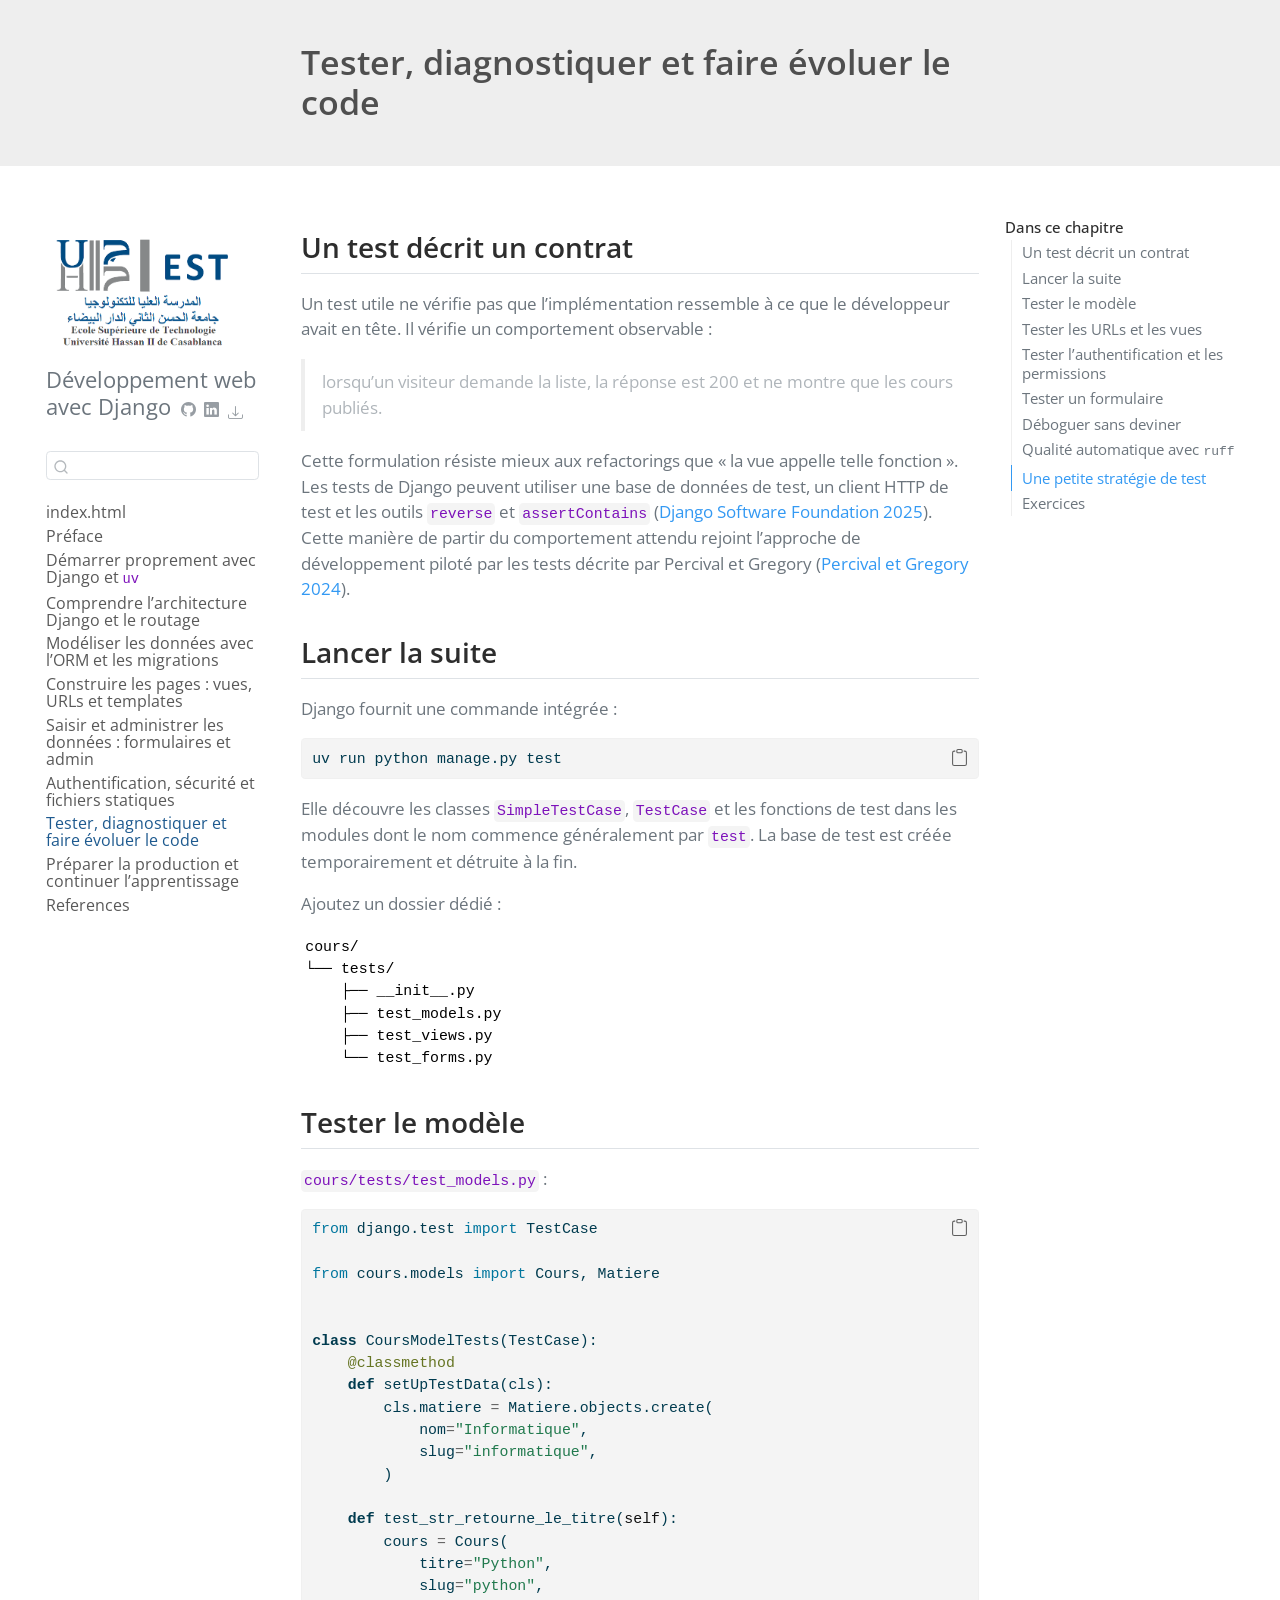
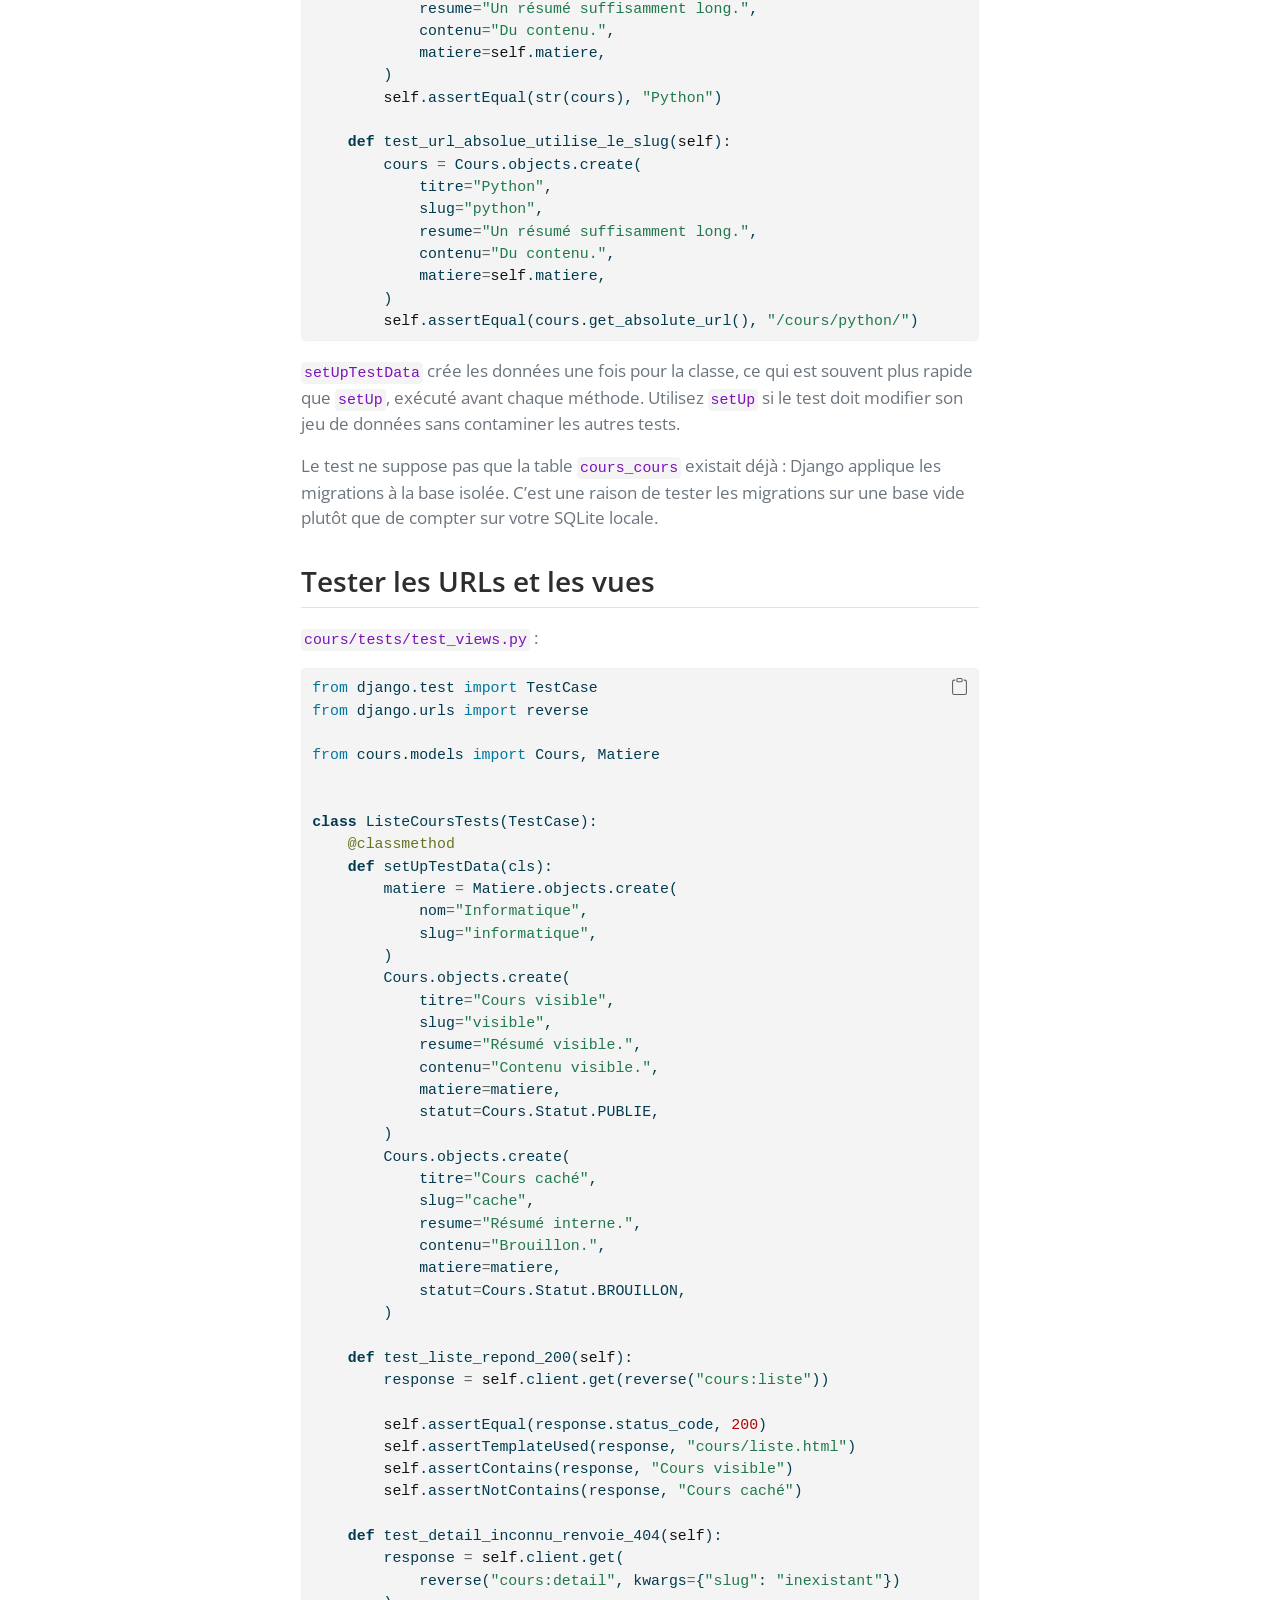
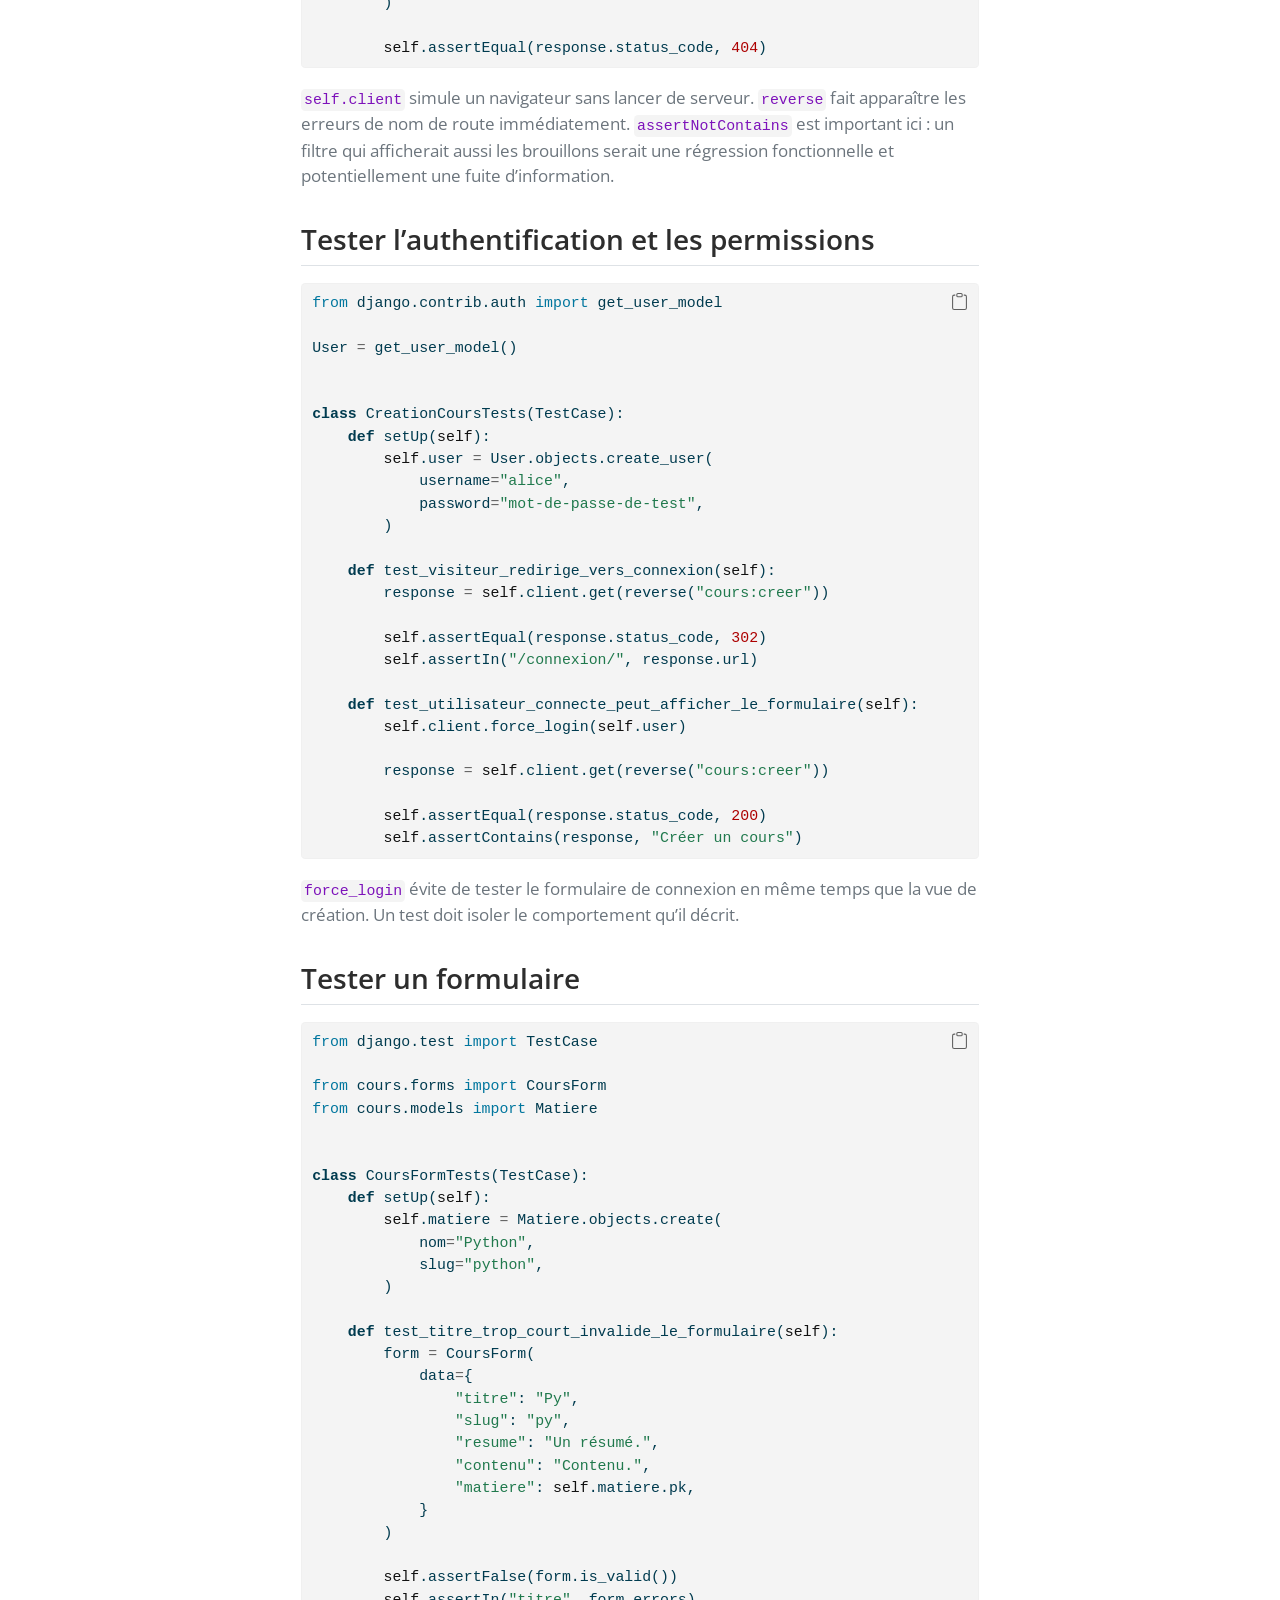
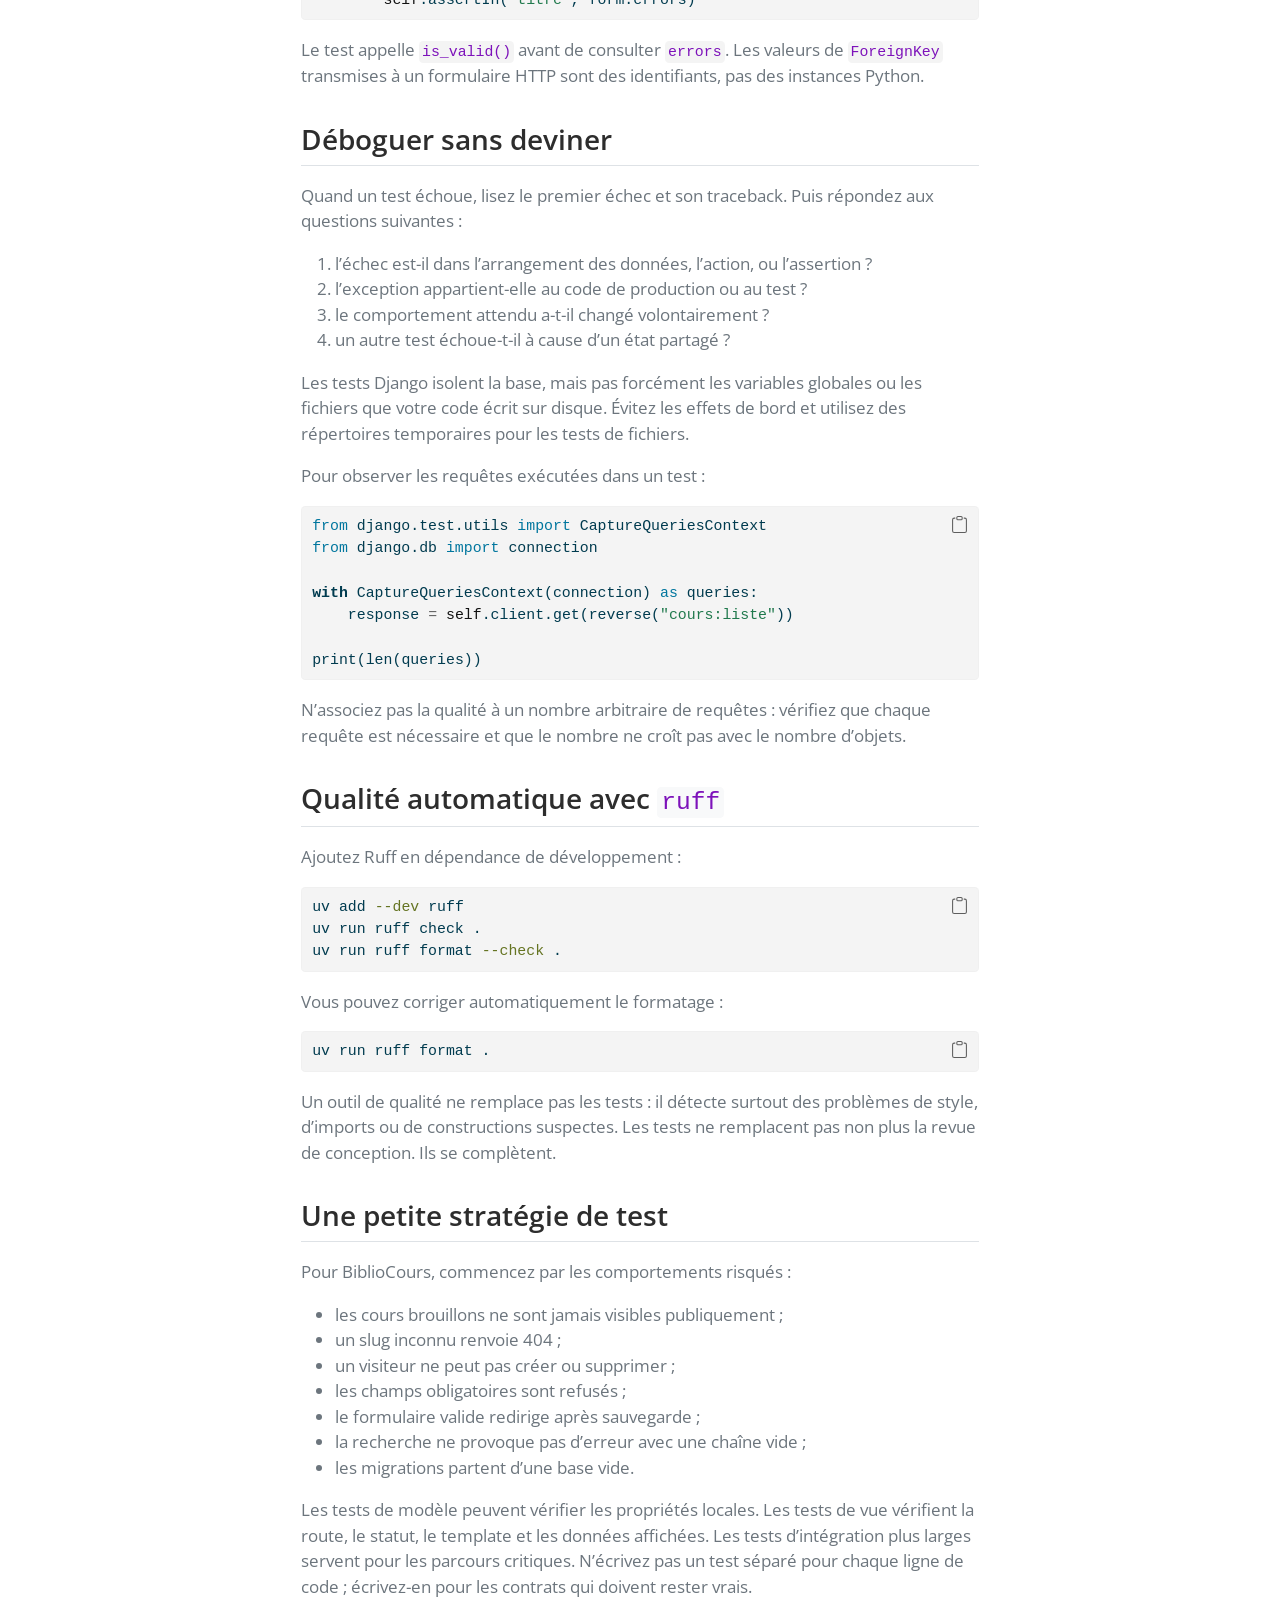
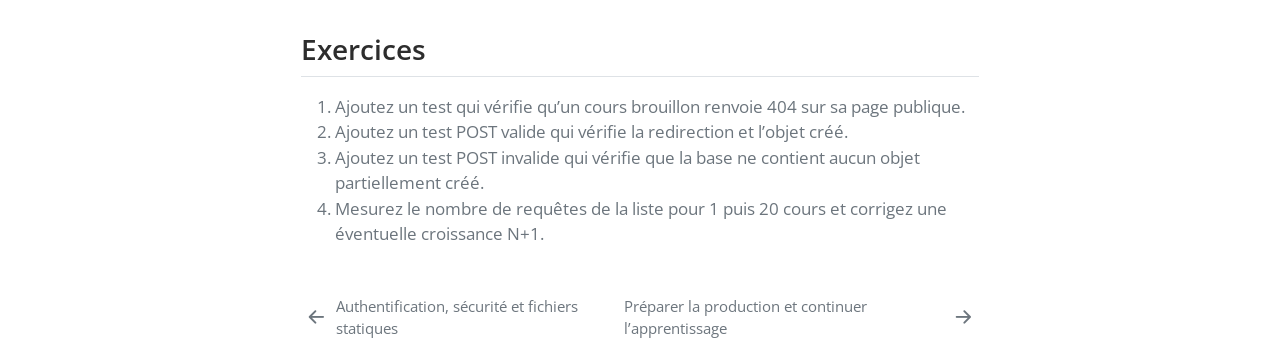
<file: docs/chapitres/07-tests-debug-qualite.html>
<!DOCTYPE html>
<html xmlns="http://www.w3.org/1999/xhtml" lang="fr" xml:lang="fr"><head>

<meta charset="utf-8">
<meta name="generator" content="quarto-1.10.18">

<meta name="viewport" content="width=device-width, initial-scale=1.0, user-scalable=yes">


<title>Tester, diagnostiquer et faire évoluer le code – Développement web avec Django</title>
<style>
/* Default styles provided by pandoc.
** See https://pandoc.org/MANUAL.html#variables-for-html for config info.
*/
span.smallcaps{font-variant: small-caps;}
div.columns{display: flex; gap: 1.5em;}
div.column{flex: auto;}
@media screen {
div.columns{gap: min(4vw, 1.5em);}
div.column{overflow-x: auto;}
}
div.hanging-indent{margin-left: 1.5em; text-indent: -1.5em;}
ul.task-list{list-style: none;}
ul.task-list li input[type="checkbox"] {
  width: 0.8em;
  margin: 0 0.8em 0.2em -1em; /* quarto-specific, see https://github.com/quarto-dev/quarto-cli/issues/4556 */ 
  vertical-align: middle;
}
/* CSS for syntax highlighting */
html { -webkit-text-size-adjust: 100%; }
pre > code.sourceCode { white-space: pre; position: relative; }
pre > code.sourceCode > span { display: inline-block; line-height: 1.25; }
pre > code.sourceCode > span:empty { height: 1.2em; }
.sourceCode { overflow: visible; }
code.sourceCode > span { color: inherit; text-decoration: inherit; }
div.sourceCode { margin: 1em 0; }
pre.sourceCode { margin: 0; }
@media screen {
div.sourceCode { overflow: auto; }
}
@media print {
pre > code.sourceCode { white-space: pre-wrap; }
pre > code.sourceCode > span { text-indent: -5em; padding-left: 5em; }
}
pre.numberSource code
  { counter-reset: source-line 0; }
pre.numberSource code > span
  { position: relative; left: -4em; counter-increment: source-line; }
pre.numberSource code > span > a:first-child::before
  { content: counter(source-line);
    position: relative; left: -1em; text-align: right; vertical-align: baseline;
    border: none; display: inline-block;
    -webkit-touch-callout: none; -webkit-user-select: none;
    -khtml-user-select: none; -moz-user-select: none;
    -ms-user-select: none; user-select: none;
    padding: 0 4px; width: 4em;
  }
pre.numberSource { margin-left: 3em;  padding-left: 4px; }
div.sourceCode
  {   }
@media screen {
pre > code.sourceCode > span > a:first-child::before { text-decoration: underline; }
}
/* CSS for citations */
div.csl-bib-body { }
div.csl-entry {
  clear: both;
}
.hanging-indent div.csl-entry {
  margin-left:2em;
  text-indent:-2em;
}
div.csl-left-margin {
  min-width:2em;
  float:left;
}
div.csl-right-inline {
  margin-left:2em;
  padding-left:1em;
}
div.csl-indent {
  margin-left: 2em;
}</style>


<script src="../site_libs/quarto-nav/quarto-nav.js"></script>
<script src="../site_libs/quarto-nav/headroom.min.js"></script>
<script src="../site_libs/clipboard/clipboard.min.js"></script>
<script src="../site_libs/quarto-search/autocomplete.umd.js"></script>
<script src="../site_libs/quarto-search/fuse.min.js"></script>
<script src="../site_libs/quarto-search/quarto-search.js"></script>
<meta name="quarto:offset" content="../">
<link href="../chapitres/08-production.html" rel="next">
<link href="../chapitres/06-authentification-securites-fichiers.html" rel="prev">
<script src="../site_libs/quarto-html/quarto.js" type="module"></script>
<script src="../site_libs/quarto-html/tabsets/tabsets.js" type="module"></script>
<script src="../site_libs/quarto-html/popper.min.js"></script>
<script src="../site_libs/quarto-html/tippy.umd.min.js"></script>
<script src="../site_libs/quarto-html/anchor.min.js"></script>
<link href="../site_libs/quarto-html/tippy.css" rel="stylesheet">
<link href="../site_libs/quarto-html/quarto-syntax-highlighting-64a204ab8560d761af7679ceaba22944.css" rel="stylesheet" id="quarto-text-highlighting-styles">
<script src="../site_libs/bootstrap/bootstrap.min.js"></script>
<link href="../site_libs/bootstrap/bootstrap-icons.css" rel="stylesheet">
<link href="../site_libs/bootstrap/bootstrap-0d9d9a46e068c065468cb3eda7b4f719.min.css" rel="stylesheet" append-hash="true" id="quarto-bootstrap" data-mode="light">
<script id="quarto-search-options" type="application/json">{
  "location": "sidebar",
  "copy-button": false,
  "collapse-after": 3,
  "panel-placement": "start",
  "type": "textbox",
  "limit": 50,
  "keyboard-shortcut": [
    "f",
    "/",
    "s"
  ],
  "show-item-context": false,
  "language": {
    "search-no-results-text": "Pas de résultats",
    "search-matching-documents-text": "documents trouvés",
    "search-copy-link-title": "Copier le lien vers la recherche",
    "search-hide-matches-text": "Cacher les correspondances additionnelles",
    "search-more-match-text": "correspondance de plus dans ce document",
    "search-more-matches-text": "correspondances de plus dans ce document",
    "search-clear-button-title": "Effacer",
    "search-text-placeholder": "",
    "search-detached-cancel-button-title": "Annuler",
    "search-submit-button-title": "Envoyer",
    "search-label": "Recherche"
  }
}</script>
<style>html{ scroll-behavior: smooth; }</style>


<link rel="stylesheet" href="../styles.css">
</head>

<body class="nav-sidebar floating quarto-light">

<div id="quarto-search-results"></div>
  <header id="quarto-header" class="headroom fixed-top quarto-banner">
  <nav class="quarto-secondary-nav">
    <div class="container-fluid d-flex">
      <button type="button" class="quarto-btn-toggle btn" data-bs-toggle="collapse" role="button" data-bs-target=".quarto-sidebar-collapse-item" aria-controls="quarto-sidebar" aria-expanded="false" aria-label="Basculer la barre latérale" onclick="if (window.quartoToggleHeadroom) { window.quartoToggleHeadroom(); }">
        <i class="bi bi-layout-text-sidebar-reverse"></i>
      </button>
        <nav class="quarto-page-breadcrumbs" aria-label="breadcrumb"><ol class="breadcrumb"><li class="breadcrumb-item"><a href="../chapitres/07-tests-debug-qualite.html"><span class="chapter-title">Tester, diagnostiquer et faire évoluer le code</span></a></li></ol></nav>
        <a class="flex-grow-1" role="navigation" data-bs-toggle="collapse" data-bs-target=".quarto-sidebar-collapse-item" aria-controls="quarto-sidebar" aria-expanded="false" aria-label="Basculer la barre latérale" onclick="if (window.quartoToggleHeadroom) { window.quartoToggleHeadroom(); }">      
        </a>
      <button type="button" class="btn quarto-search-button" aria-label="Recherche" onclick="window.quartoOpenSearch();">
        <i class="bi bi-search"></i>
      </button>
    </div>
  </nav>
</header>
<!-- content -->
<header id="title-block-header" class="quarto-title-block default page-columns page-full">
  <div class="quarto-title-banner page-columns page-full">
    <div class="quarto-title column-body">
      <h1 class="title"><span id="sec-tests" class="quarto-section-identifier"><span class="chapter-title">Tester, diagnostiquer et faire évoluer le code</span></span></h1>
                      </div>
  </div>
    
  
  <div class="quarto-title-meta">

      
    
      
    </div>
    
  
  </header><div id="quarto-content" class="quarto-container page-columns page-rows-contents page-layout-article">
<!-- sidebar -->
  <nav id="quarto-sidebar" class="sidebar collapse collapse-horizontal quarto-sidebar-collapse-item sidebar-navigation floating overflow-auto">
    <div class="pt-lg-2 mt-2 text-left sidebar-header sidebar-header-stacked">
      <a href="../index.html" class="sidebar-logo-link">
      <img src="../images/logo_estc.png" alt="" class="sidebar-logo light-content py-0 d-lg-inline d-none">
      <img src="../images/logo_estc.png" alt="" class="sidebar-logo dark-content py-0 d-lg-inline d-none">
      </a>
    <div class="sidebar-title mb-0 py-0">
      <a href="../">Développement web avec Django</a> 
        <div class="sidebar-tools-main tools-wide">
    <a href="https://github.com/iaousse/" title="" class="quarto-navigation-tool px-1" aria-label="GitHub" target="_blank"><i class="bi bi-github"></i></a>
    <a href="https://www.linkedin.com/in/mbarekiaousse" title="" class="quarto-navigation-tool px-1" aria-label="LinkedIn" target="_blank"><i class="bi bi-linkedin"></i></a>
    <div class="dropdown">
      <a href="" title="Download" id="quarto-navigation-tool-dropdown-0" class="quarto-navigation-tool dropdown-toggle px-1" data-bs-toggle="dropdown" aria-expanded="false" role="link" aria-label="Download"><i class="bi bi-download"></i></a>
      <ul class="dropdown-menu" aria-labelledby="quarto-navigation-tool-dropdown-0">
          <li>
            <a class="dropdown-item sidebar-tools-main-item" href="../Développement-web-avec-Django.pdf">
              <i class="bi bi-file-pdf pe-1"></i>
            Download PDF
            </a>
          </li>
          <li>
            <a class="dropdown-item sidebar-tools-main-item" href="../Développement-web-avec-Django.epub">
              <i class="bi bi-journal pe-1"></i>
            Download ePub
            </a>
          </li>
      </ul>
    </div>
</div>
    </div>
      </div>
        <div class="mt-2 flex-shrink-0 align-items-center">
        <div class="sidebar-search">
        <div id="quarto-search" class="" title="Recherche"></div>
        </div>
        </div>
    <div class="sidebar-menu-container"> 
    <ul class="list-unstyled mt-1">
        <li class="sidebar-item">
  <div class="sidebar-item-container"> 
  <a href="../index.html" class="sidebar-item-text sidebar-link">
 <span class="menu-text">index.html</span></a>
  </div>
</li>
        <li class="sidebar-item">
  <div class="sidebar-item-container"> 
  <a href="../preface.html" class="sidebar-item-text sidebar-link">
 <span class="menu-text">Préface</span></a>
  </div>
</li>
        <li class="sidebar-item">
  <div class="sidebar-item-container"> 
  <a href="../chapitres/01-demarrer.html" class="sidebar-item-text sidebar-link"><span class="chapter-title">Démarrer proprement avec Django et <code>uv</code></span></a>
  </div>
</li>
        <li class="sidebar-item">
  <div class="sidebar-item-container"> 
  <a href="../chapitres/02-archetecture-routage.html" class="sidebar-item-text sidebar-link"><span class="chapter-title">Comprendre l’architecture Django et le routage</span></a>
  </div>
</li>
        <li class="sidebar-item">
  <div class="sidebar-item-container"> 
  <a href="../chapitres/03-modeles-orm-migrations.html" class="sidebar-item-text sidebar-link"><span class="chapter-title">Modéliser les données avec l’ORM et les migrations</span></a>
  </div>
</li>
        <li class="sidebar-item">
  <div class="sidebar-item-container"> 
  <a href="../chapitres/04-vues-urls-templates.html" class="sidebar-item-text sidebar-link"><span class="chapter-title">Construire les pages : vues, URLs et templates</span></a>
  </div>
</li>
        <li class="sidebar-item">
  <div class="sidebar-item-container"> 
  <a href="../chapitres/05-formulaires-admin.html" class="sidebar-item-text sidebar-link"><span class="chapter-title">Saisir et administrer les données : formulaires et admin</span></a>
  </div>
</li>
        <li class="sidebar-item">
  <div class="sidebar-item-container"> 
  <a href="../chapitres/06-authentification-securites-fichiers.html" class="sidebar-item-text sidebar-link"><span class="chapter-title">Authentification, sécurité et fichiers statiques</span></a>
  </div>
</li>
        <li class="sidebar-item">
  <div class="sidebar-item-container"> 
  <a href="../chapitres/07-tests-debug-qualite.html" class="sidebar-item-text sidebar-link active"><span class="chapter-title">Tester, diagnostiquer et faire évoluer le code</span></a>
  </div>
</li>
        <li class="sidebar-item">
  <div class="sidebar-item-container"> 
  <a href="../chapitres/08-production.html" class="sidebar-item-text sidebar-link"><span class="chapter-title">Préparer la production et continuer l’apprentissage</span></a>
  </div>
</li>
        <li class="sidebar-item">
  <div class="sidebar-item-container"> 
  <a href="../references.html" class="sidebar-item-text sidebar-link">
 <span class="menu-text">References</span></a>
  </div>
</li>
    </ul>
    </div>
</nav>
<div id="quarto-sidebar-glass" class="quarto-sidebar-collapse-item" data-bs-toggle="collapse" data-bs-target=".quarto-sidebar-collapse-item"></div>
<!-- margin-sidebar -->
    <div id="quarto-margin-sidebar" class="sidebar margin-sidebar">
        <nav id="TOC" role="doc-toc" class="toc-active">
    <h2 id="toc-title">Dans ce chapitre</h2>
   
  <ul>
  <li><a href="#un-test-décrit-un-contrat" id="toc-un-test-décrit-un-contrat" class="nav-link active" data-scroll-target="#un-test-décrit-un-contrat">Un test décrit un contrat</a></li>
  <li><a href="#lancer-la-suite" id="toc-lancer-la-suite" class="nav-link" data-scroll-target="#lancer-la-suite">Lancer la suite</a></li>
  <li><a href="#tester-le-modèle" id="toc-tester-le-modèle" class="nav-link" data-scroll-target="#tester-le-modèle">Tester le modèle</a></li>
  <li><a href="#tester-les-urls-et-les-vues" id="toc-tester-les-urls-et-les-vues" class="nav-link" data-scroll-target="#tester-les-urls-et-les-vues">Tester les URLs et les vues</a></li>
  <li><a href="#tester-lauthentification-et-les-permissions" id="toc-tester-lauthentification-et-les-permissions" class="nav-link" data-scroll-target="#tester-lauthentification-et-les-permissions">Tester l’authentification et les permissions</a></li>
  <li><a href="#tester-un-formulaire" id="toc-tester-un-formulaire" class="nav-link" data-scroll-target="#tester-un-formulaire">Tester un formulaire</a></li>
  <li><a href="#déboguer-sans-deviner" id="toc-déboguer-sans-deviner" class="nav-link" data-scroll-target="#déboguer-sans-deviner">Déboguer sans deviner</a></li>
  <li><a href="#qualité-automatique-avec-ruff" id="toc-qualité-automatique-avec-ruff" class="nav-link" data-scroll-target="#qualité-automatique-avec-ruff">Qualité automatique avec <code>ruff</code></a></li>
  <li><a href="#une-petite-stratégie-de-test" id="toc-une-petite-stratégie-de-test" class="nav-link" data-scroll-target="#une-petite-stratégie-de-test">Une petite stratégie de test</a></li>
  <li><a href="#exercices" id="toc-exercices" class="nav-link" data-scroll-target="#exercices">Exercices</a></li>
  </ul>
</nav>
    </div>
<!-- main -->
<main class="content quarto-banner-title-block" id="quarto-document-content">





<section id="un-test-décrit-un-contrat" class="level2">
<h2 class="anchored" data-anchor-id="un-test-décrit-un-contrat">Un test décrit un contrat</h2>
<p>Un test utile ne vérifie pas que l’implémentation ressemble à ce que le développeur avait en tête. Il vérifie un comportement observable :</p>
<blockquote class="blockquote">
<p>lorsqu’un visiteur demande la liste, la réponse est 200 et ne montre que les cours publiés.</p>
</blockquote>
<p>Cette formulation résiste mieux aux refactorings que « la vue appelle telle fonction ». Les tests de Django peuvent utiliser une base de données de test, un client HTTP de test et les outils <code>reverse</code> et <code>assertContains</code> <span class="citation" data-cites="django-testing">(<a href="../references.html#ref-django-testing" role="doc-biblioref">Django Software Foundation 2025</a>)</span>. Cette manière de partir du comportement attendu rejoint l’approche de développement piloté par les tests décrite par Percival et Gregory <span class="citation" data-cites="test-driven-python">(<a href="../references.html#ref-test-driven-python" role="doc-biblioref">Percival et Gregory 2024</a>)</span>.</p>
</section>
<section id="lancer-la-suite" class="level2">
<h2 class="anchored" data-anchor-id="lancer-la-suite">Lancer la suite</h2>
<p>Django fournit une commande intégrée :</p>
<div class="code-copy-outer-scaffold"><div class="sourceCode" id="cb1"><pre class="sourceCode bash code-with-copy"><code class="sourceCode bash"><span id="cb1-1"><a href="#cb1-1" aria-hidden="true" tabindex="-1"></a><span class="ex">uv</span> run python manage.py test</span></code></pre></div><button title="Copier vers le presse-papier" class="code-copy-button"><i class="bi"></i></button></div>
<p>Elle découvre les classes <code>SimpleTestCase</code>, <code>TestCase</code> et les fonctions de test dans les modules dont le nom commence généralement par <code>test</code>. La base de test est créée temporairement et détruite à la fin.</p>
<p>Ajoutez un dossier dédié :</p>
<pre class="text"><code>cours/
└── tests/
    ├── __init__.py
    ├── test_models.py
    ├── test_views.py
    └── test_forms.py</code></pre>
</section>
<section id="tester-le-modèle" class="level2">
<h2 class="anchored" data-anchor-id="tester-le-modèle">Tester le modèle</h2>
<p><code>cours/tests/test_models.py</code> :</p>
<div class="code-copy-outer-scaffold"><div class="sourceCode" id="cb3"><pre class="sourceCode python code-with-copy"><code class="sourceCode python"><span id="cb3-1"><a href="#cb3-1" aria-hidden="true" tabindex="-1"></a><span class="im">from</span> django.test <span class="im">import</span> TestCase</span>
<span id="cb3-2"><a href="#cb3-2" aria-hidden="true" tabindex="-1"></a></span>
<span id="cb3-3"><a href="#cb3-3" aria-hidden="true" tabindex="-1"></a><span class="im">from</span> cours.models <span class="im">import</span> Cours, Matiere</span>
<span id="cb3-4"><a href="#cb3-4" aria-hidden="true" tabindex="-1"></a></span>
<span id="cb3-5"><a href="#cb3-5" aria-hidden="true" tabindex="-1"></a></span>
<span id="cb3-6"><a href="#cb3-6" aria-hidden="true" tabindex="-1"></a><span class="kw">class</span> CoursModelTests(TestCase):</span>
<span id="cb3-7"><a href="#cb3-7" aria-hidden="true" tabindex="-1"></a>    <span class="at">@classmethod</span></span>
<span id="cb3-8"><a href="#cb3-8" aria-hidden="true" tabindex="-1"></a>    <span class="kw">def</span> setUpTestData(cls):</span>
<span id="cb3-9"><a href="#cb3-9" aria-hidden="true" tabindex="-1"></a>        cls.matiere <span class="op">=</span> Matiere.objects.create(</span>
<span id="cb3-10"><a href="#cb3-10" aria-hidden="true" tabindex="-1"></a>            nom<span class="op">=</span><span class="st">"Informatique"</span>,</span>
<span id="cb3-11"><a href="#cb3-11" aria-hidden="true" tabindex="-1"></a>            slug<span class="op">=</span><span class="st">"informatique"</span>,</span>
<span id="cb3-12"><a href="#cb3-12" aria-hidden="true" tabindex="-1"></a>        )</span>
<span id="cb3-13"><a href="#cb3-13" aria-hidden="true" tabindex="-1"></a></span>
<span id="cb3-14"><a href="#cb3-14" aria-hidden="true" tabindex="-1"></a>    <span class="kw">def</span> test_str_retourne_le_titre(<span class="va">self</span>):</span>
<span id="cb3-15"><a href="#cb3-15" aria-hidden="true" tabindex="-1"></a>        cours <span class="op">=</span> Cours(</span>
<span id="cb3-16"><a href="#cb3-16" aria-hidden="true" tabindex="-1"></a>            titre<span class="op">=</span><span class="st">"Python"</span>,</span>
<span id="cb3-17"><a href="#cb3-17" aria-hidden="true" tabindex="-1"></a>            slug<span class="op">=</span><span class="st">"python"</span>,</span>
<span id="cb3-18"><a href="#cb3-18" aria-hidden="true" tabindex="-1"></a>            resume<span class="op">=</span><span class="st">"Un résumé suffisamment long."</span>,</span>
<span id="cb3-19"><a href="#cb3-19" aria-hidden="true" tabindex="-1"></a>            contenu<span class="op">=</span><span class="st">"Du contenu."</span>,</span>
<span id="cb3-20"><a href="#cb3-20" aria-hidden="true" tabindex="-1"></a>            matiere<span class="op">=</span><span class="va">self</span>.matiere,</span>
<span id="cb3-21"><a href="#cb3-21" aria-hidden="true" tabindex="-1"></a>        )</span>
<span id="cb3-22"><a href="#cb3-22" aria-hidden="true" tabindex="-1"></a>        <span class="va">self</span>.assertEqual(<span class="bu">str</span>(cours), <span class="st">"Python"</span>)</span>
<span id="cb3-23"><a href="#cb3-23" aria-hidden="true" tabindex="-1"></a></span>
<span id="cb3-24"><a href="#cb3-24" aria-hidden="true" tabindex="-1"></a>    <span class="kw">def</span> test_url_absolue_utilise_le_slug(<span class="va">self</span>):</span>
<span id="cb3-25"><a href="#cb3-25" aria-hidden="true" tabindex="-1"></a>        cours <span class="op">=</span> Cours.objects.create(</span>
<span id="cb3-26"><a href="#cb3-26" aria-hidden="true" tabindex="-1"></a>            titre<span class="op">=</span><span class="st">"Python"</span>,</span>
<span id="cb3-27"><a href="#cb3-27" aria-hidden="true" tabindex="-1"></a>            slug<span class="op">=</span><span class="st">"python"</span>,</span>
<span id="cb3-28"><a href="#cb3-28" aria-hidden="true" tabindex="-1"></a>            resume<span class="op">=</span><span class="st">"Un résumé suffisamment long."</span>,</span>
<span id="cb3-29"><a href="#cb3-29" aria-hidden="true" tabindex="-1"></a>            contenu<span class="op">=</span><span class="st">"Du contenu."</span>,</span>
<span id="cb3-30"><a href="#cb3-30" aria-hidden="true" tabindex="-1"></a>            matiere<span class="op">=</span><span class="va">self</span>.matiere,</span>
<span id="cb3-31"><a href="#cb3-31" aria-hidden="true" tabindex="-1"></a>        )</span>
<span id="cb3-32"><a href="#cb3-32" aria-hidden="true" tabindex="-1"></a>        <span class="va">self</span>.assertEqual(cours.get_absolute_url(), <span class="st">"/cours/python/"</span>)</span></code></pre></div><button title="Copier vers le presse-papier" class="code-copy-button"><i class="bi"></i></button></div>
<p><code>setUpTestData</code> crée les données une fois pour la classe, ce qui est souvent plus rapide que <code>setUp</code>, exécuté avant chaque méthode. Utilisez <code>setUp</code> si le test doit modifier son jeu de données sans contaminer les autres tests.</p>
<p>Le test ne suppose pas que la table <code>cours_cours</code> existait déjà : Django applique les migrations à la base isolée. C’est une raison de tester les migrations sur une base vide plutôt que de compter sur votre SQLite locale.</p>
</section>
<section id="tester-les-urls-et-les-vues" class="level2">
<h2 class="anchored" data-anchor-id="tester-les-urls-et-les-vues">Tester les URLs et les vues</h2>
<p><code>cours/tests/test_views.py</code> :</p>
<div class="code-copy-outer-scaffold"><div class="sourceCode" id="cb4"><pre class="sourceCode python code-with-copy"><code class="sourceCode python"><span id="cb4-1"><a href="#cb4-1" aria-hidden="true" tabindex="-1"></a><span class="im">from</span> django.test <span class="im">import</span> TestCase</span>
<span id="cb4-2"><a href="#cb4-2" aria-hidden="true" tabindex="-1"></a><span class="im">from</span> django.urls <span class="im">import</span> reverse</span>
<span id="cb4-3"><a href="#cb4-3" aria-hidden="true" tabindex="-1"></a></span>
<span id="cb4-4"><a href="#cb4-4" aria-hidden="true" tabindex="-1"></a><span class="im">from</span> cours.models <span class="im">import</span> Cours, Matiere</span>
<span id="cb4-5"><a href="#cb4-5" aria-hidden="true" tabindex="-1"></a></span>
<span id="cb4-6"><a href="#cb4-6" aria-hidden="true" tabindex="-1"></a></span>
<span id="cb4-7"><a href="#cb4-7" aria-hidden="true" tabindex="-1"></a><span class="kw">class</span> ListeCoursTests(TestCase):</span>
<span id="cb4-8"><a href="#cb4-8" aria-hidden="true" tabindex="-1"></a>    <span class="at">@classmethod</span></span>
<span id="cb4-9"><a href="#cb4-9" aria-hidden="true" tabindex="-1"></a>    <span class="kw">def</span> setUpTestData(cls):</span>
<span id="cb4-10"><a href="#cb4-10" aria-hidden="true" tabindex="-1"></a>        matiere <span class="op">=</span> Matiere.objects.create(</span>
<span id="cb4-11"><a href="#cb4-11" aria-hidden="true" tabindex="-1"></a>            nom<span class="op">=</span><span class="st">"Informatique"</span>,</span>
<span id="cb4-12"><a href="#cb4-12" aria-hidden="true" tabindex="-1"></a>            slug<span class="op">=</span><span class="st">"informatique"</span>,</span>
<span id="cb4-13"><a href="#cb4-13" aria-hidden="true" tabindex="-1"></a>        )</span>
<span id="cb4-14"><a href="#cb4-14" aria-hidden="true" tabindex="-1"></a>        Cours.objects.create(</span>
<span id="cb4-15"><a href="#cb4-15" aria-hidden="true" tabindex="-1"></a>            titre<span class="op">=</span><span class="st">"Cours visible"</span>,</span>
<span id="cb4-16"><a href="#cb4-16" aria-hidden="true" tabindex="-1"></a>            slug<span class="op">=</span><span class="st">"visible"</span>,</span>
<span id="cb4-17"><a href="#cb4-17" aria-hidden="true" tabindex="-1"></a>            resume<span class="op">=</span><span class="st">"Résumé visible."</span>,</span>
<span id="cb4-18"><a href="#cb4-18" aria-hidden="true" tabindex="-1"></a>            contenu<span class="op">=</span><span class="st">"Contenu visible."</span>,</span>
<span id="cb4-19"><a href="#cb4-19" aria-hidden="true" tabindex="-1"></a>            matiere<span class="op">=</span>matiere,</span>
<span id="cb4-20"><a href="#cb4-20" aria-hidden="true" tabindex="-1"></a>            statut<span class="op">=</span>Cours.Statut.PUBLIE,</span>
<span id="cb4-21"><a href="#cb4-21" aria-hidden="true" tabindex="-1"></a>        )</span>
<span id="cb4-22"><a href="#cb4-22" aria-hidden="true" tabindex="-1"></a>        Cours.objects.create(</span>
<span id="cb4-23"><a href="#cb4-23" aria-hidden="true" tabindex="-1"></a>            titre<span class="op">=</span><span class="st">"Cours caché"</span>,</span>
<span id="cb4-24"><a href="#cb4-24" aria-hidden="true" tabindex="-1"></a>            slug<span class="op">=</span><span class="st">"cache"</span>,</span>
<span id="cb4-25"><a href="#cb4-25" aria-hidden="true" tabindex="-1"></a>            resume<span class="op">=</span><span class="st">"Résumé interne."</span>,</span>
<span id="cb4-26"><a href="#cb4-26" aria-hidden="true" tabindex="-1"></a>            contenu<span class="op">=</span><span class="st">"Brouillon."</span>,</span>
<span id="cb4-27"><a href="#cb4-27" aria-hidden="true" tabindex="-1"></a>            matiere<span class="op">=</span>matiere,</span>
<span id="cb4-28"><a href="#cb4-28" aria-hidden="true" tabindex="-1"></a>            statut<span class="op">=</span>Cours.Statut.BROUILLON,</span>
<span id="cb4-29"><a href="#cb4-29" aria-hidden="true" tabindex="-1"></a>        )</span>
<span id="cb4-30"><a href="#cb4-30" aria-hidden="true" tabindex="-1"></a></span>
<span id="cb4-31"><a href="#cb4-31" aria-hidden="true" tabindex="-1"></a>    <span class="kw">def</span> test_liste_repond_200(<span class="va">self</span>):</span>
<span id="cb4-32"><a href="#cb4-32" aria-hidden="true" tabindex="-1"></a>        response <span class="op">=</span> <span class="va">self</span>.client.get(reverse(<span class="st">"cours:liste"</span>))</span>
<span id="cb4-33"><a href="#cb4-33" aria-hidden="true" tabindex="-1"></a></span>
<span id="cb4-34"><a href="#cb4-34" aria-hidden="true" tabindex="-1"></a>        <span class="va">self</span>.assertEqual(response.status_code, <span class="dv">200</span>)</span>
<span id="cb4-35"><a href="#cb4-35" aria-hidden="true" tabindex="-1"></a>        <span class="va">self</span>.assertTemplateUsed(response, <span class="st">"cours/liste.html"</span>)</span>
<span id="cb4-36"><a href="#cb4-36" aria-hidden="true" tabindex="-1"></a>        <span class="va">self</span>.assertContains(response, <span class="st">"Cours visible"</span>)</span>
<span id="cb4-37"><a href="#cb4-37" aria-hidden="true" tabindex="-1"></a>        <span class="va">self</span>.assertNotContains(response, <span class="st">"Cours caché"</span>)</span>
<span id="cb4-38"><a href="#cb4-38" aria-hidden="true" tabindex="-1"></a></span>
<span id="cb4-39"><a href="#cb4-39" aria-hidden="true" tabindex="-1"></a>    <span class="kw">def</span> test_detail_inconnu_renvoie_404(<span class="va">self</span>):</span>
<span id="cb4-40"><a href="#cb4-40" aria-hidden="true" tabindex="-1"></a>        response <span class="op">=</span> <span class="va">self</span>.client.get(</span>
<span id="cb4-41"><a href="#cb4-41" aria-hidden="true" tabindex="-1"></a>            reverse(<span class="st">"cours:detail"</span>, kwargs<span class="op">=</span>{<span class="st">"slug"</span>: <span class="st">"inexistant"</span>})</span>
<span id="cb4-42"><a href="#cb4-42" aria-hidden="true" tabindex="-1"></a>        )</span>
<span id="cb4-43"><a href="#cb4-43" aria-hidden="true" tabindex="-1"></a></span>
<span id="cb4-44"><a href="#cb4-44" aria-hidden="true" tabindex="-1"></a>        <span class="va">self</span>.assertEqual(response.status_code, <span class="dv">404</span>)</span></code></pre></div><button title="Copier vers le presse-papier" class="code-copy-button"><i class="bi"></i></button></div>
<p><code>self.client</code> simule un navigateur sans lancer de serveur. <code>reverse</code> fait apparaître les erreurs de nom de route immédiatement. <code>assertNotContains</code> est important ici : un filtre qui afficherait aussi les brouillons serait une régression fonctionnelle et potentiellement une fuite d’information.</p>
</section>
<section id="tester-lauthentification-et-les-permissions" class="level2">
<h2 class="anchored" data-anchor-id="tester-lauthentification-et-les-permissions">Tester l’authentification et les permissions</h2>
<div class="code-copy-outer-scaffold"><div class="sourceCode" id="cb5"><pre class="sourceCode python code-with-copy"><code class="sourceCode python"><span id="cb5-1"><a href="#cb5-1" aria-hidden="true" tabindex="-1"></a><span class="im">from</span> django.contrib.auth <span class="im">import</span> get_user_model</span>
<span id="cb5-2"><a href="#cb5-2" aria-hidden="true" tabindex="-1"></a></span>
<span id="cb5-3"><a href="#cb5-3" aria-hidden="true" tabindex="-1"></a>User <span class="op">=</span> get_user_model()</span>
<span id="cb5-4"><a href="#cb5-4" aria-hidden="true" tabindex="-1"></a></span>
<span id="cb5-5"><a href="#cb5-5" aria-hidden="true" tabindex="-1"></a></span>
<span id="cb5-6"><a href="#cb5-6" aria-hidden="true" tabindex="-1"></a><span class="kw">class</span> CreationCoursTests(TestCase):</span>
<span id="cb5-7"><a href="#cb5-7" aria-hidden="true" tabindex="-1"></a>    <span class="kw">def</span> setUp(<span class="va">self</span>):</span>
<span id="cb5-8"><a href="#cb5-8" aria-hidden="true" tabindex="-1"></a>        <span class="va">self</span>.user <span class="op">=</span> User.objects.create_user(</span>
<span id="cb5-9"><a href="#cb5-9" aria-hidden="true" tabindex="-1"></a>            username<span class="op">=</span><span class="st">"alice"</span>,</span>
<span id="cb5-10"><a href="#cb5-10" aria-hidden="true" tabindex="-1"></a>            password<span class="op">=</span><span class="st">"mot-de-passe-de-test"</span>,</span>
<span id="cb5-11"><a href="#cb5-11" aria-hidden="true" tabindex="-1"></a>        )</span>
<span id="cb5-12"><a href="#cb5-12" aria-hidden="true" tabindex="-1"></a></span>
<span id="cb5-13"><a href="#cb5-13" aria-hidden="true" tabindex="-1"></a>    <span class="kw">def</span> test_visiteur_redirige_vers_connexion(<span class="va">self</span>):</span>
<span id="cb5-14"><a href="#cb5-14" aria-hidden="true" tabindex="-1"></a>        response <span class="op">=</span> <span class="va">self</span>.client.get(reverse(<span class="st">"cours:creer"</span>))</span>
<span id="cb5-15"><a href="#cb5-15" aria-hidden="true" tabindex="-1"></a></span>
<span id="cb5-16"><a href="#cb5-16" aria-hidden="true" tabindex="-1"></a>        <span class="va">self</span>.assertEqual(response.status_code, <span class="dv">302</span>)</span>
<span id="cb5-17"><a href="#cb5-17" aria-hidden="true" tabindex="-1"></a>        <span class="va">self</span>.assertIn(<span class="st">"/connexion/"</span>, response.url)</span>
<span id="cb5-18"><a href="#cb5-18" aria-hidden="true" tabindex="-1"></a></span>
<span id="cb5-19"><a href="#cb5-19" aria-hidden="true" tabindex="-1"></a>    <span class="kw">def</span> test_utilisateur_connecte_peut_afficher_le_formulaire(<span class="va">self</span>):</span>
<span id="cb5-20"><a href="#cb5-20" aria-hidden="true" tabindex="-1"></a>        <span class="va">self</span>.client.force_login(<span class="va">self</span>.user)</span>
<span id="cb5-21"><a href="#cb5-21" aria-hidden="true" tabindex="-1"></a></span>
<span id="cb5-22"><a href="#cb5-22" aria-hidden="true" tabindex="-1"></a>        response <span class="op">=</span> <span class="va">self</span>.client.get(reverse(<span class="st">"cours:creer"</span>))</span>
<span id="cb5-23"><a href="#cb5-23" aria-hidden="true" tabindex="-1"></a></span>
<span id="cb5-24"><a href="#cb5-24" aria-hidden="true" tabindex="-1"></a>        <span class="va">self</span>.assertEqual(response.status_code, <span class="dv">200</span>)</span>
<span id="cb5-25"><a href="#cb5-25" aria-hidden="true" tabindex="-1"></a>        <span class="va">self</span>.assertContains(response, <span class="st">"Créer un cours"</span>)</span></code></pre></div><button title="Copier vers le presse-papier" class="code-copy-button"><i class="bi"></i></button></div>
<p><code>force_login</code> évite de tester le formulaire de connexion en même temps que la vue de création. Un test doit isoler le comportement qu’il décrit.</p>
</section>
<section id="tester-un-formulaire" class="level2">
<h2 class="anchored" data-anchor-id="tester-un-formulaire">Tester un formulaire</h2>
<div class="code-copy-outer-scaffold"><div class="sourceCode" id="cb6"><pre class="sourceCode python code-with-copy"><code class="sourceCode python"><span id="cb6-1"><a href="#cb6-1" aria-hidden="true" tabindex="-1"></a><span class="im">from</span> django.test <span class="im">import</span> TestCase</span>
<span id="cb6-2"><a href="#cb6-2" aria-hidden="true" tabindex="-1"></a></span>
<span id="cb6-3"><a href="#cb6-3" aria-hidden="true" tabindex="-1"></a><span class="im">from</span> cours.forms <span class="im">import</span> CoursForm</span>
<span id="cb6-4"><a href="#cb6-4" aria-hidden="true" tabindex="-1"></a><span class="im">from</span> cours.models <span class="im">import</span> Matiere</span>
<span id="cb6-5"><a href="#cb6-5" aria-hidden="true" tabindex="-1"></a></span>
<span id="cb6-6"><a href="#cb6-6" aria-hidden="true" tabindex="-1"></a></span>
<span id="cb6-7"><a href="#cb6-7" aria-hidden="true" tabindex="-1"></a><span class="kw">class</span> CoursFormTests(TestCase):</span>
<span id="cb6-8"><a href="#cb6-8" aria-hidden="true" tabindex="-1"></a>    <span class="kw">def</span> setUp(<span class="va">self</span>):</span>
<span id="cb6-9"><a href="#cb6-9" aria-hidden="true" tabindex="-1"></a>        <span class="va">self</span>.matiere <span class="op">=</span> Matiere.objects.create(</span>
<span id="cb6-10"><a href="#cb6-10" aria-hidden="true" tabindex="-1"></a>            nom<span class="op">=</span><span class="st">"Python"</span>,</span>
<span id="cb6-11"><a href="#cb6-11" aria-hidden="true" tabindex="-1"></a>            slug<span class="op">=</span><span class="st">"python"</span>,</span>
<span id="cb6-12"><a href="#cb6-12" aria-hidden="true" tabindex="-1"></a>        )</span>
<span id="cb6-13"><a href="#cb6-13" aria-hidden="true" tabindex="-1"></a></span>
<span id="cb6-14"><a href="#cb6-14" aria-hidden="true" tabindex="-1"></a>    <span class="kw">def</span> test_titre_trop_court_invalide_le_formulaire(<span class="va">self</span>):</span>
<span id="cb6-15"><a href="#cb6-15" aria-hidden="true" tabindex="-1"></a>        form <span class="op">=</span> CoursForm(</span>
<span id="cb6-16"><a href="#cb6-16" aria-hidden="true" tabindex="-1"></a>            data<span class="op">=</span>{</span>
<span id="cb6-17"><a href="#cb6-17" aria-hidden="true" tabindex="-1"></a>                <span class="st">"titre"</span>: <span class="st">"Py"</span>,</span>
<span id="cb6-18"><a href="#cb6-18" aria-hidden="true" tabindex="-1"></a>                <span class="st">"slug"</span>: <span class="st">"py"</span>,</span>
<span id="cb6-19"><a href="#cb6-19" aria-hidden="true" tabindex="-1"></a>                <span class="st">"resume"</span>: <span class="st">"Un résumé."</span>,</span>
<span id="cb6-20"><a href="#cb6-20" aria-hidden="true" tabindex="-1"></a>                <span class="st">"contenu"</span>: <span class="st">"Contenu."</span>,</span>
<span id="cb6-21"><a href="#cb6-21" aria-hidden="true" tabindex="-1"></a>                <span class="st">"matiere"</span>: <span class="va">self</span>.matiere.pk,</span>
<span id="cb6-22"><a href="#cb6-22" aria-hidden="true" tabindex="-1"></a>            }</span>
<span id="cb6-23"><a href="#cb6-23" aria-hidden="true" tabindex="-1"></a>        )</span>
<span id="cb6-24"><a href="#cb6-24" aria-hidden="true" tabindex="-1"></a></span>
<span id="cb6-25"><a href="#cb6-25" aria-hidden="true" tabindex="-1"></a>        <span class="va">self</span>.assertFalse(form.is_valid())</span>
<span id="cb6-26"><a href="#cb6-26" aria-hidden="true" tabindex="-1"></a>        <span class="va">self</span>.assertIn(<span class="st">"titre"</span>, form.errors)</span></code></pre></div><button title="Copier vers le presse-papier" class="code-copy-button"><i class="bi"></i></button></div>
<p>Le test appelle <code>is_valid()</code> avant de consulter <code>errors</code>. Les valeurs de <code>ForeignKey</code> transmises à un formulaire HTTP sont des identifiants, pas des instances Python.</p>
</section>
<section id="déboguer-sans-deviner" class="level2">
<h2 class="anchored" data-anchor-id="déboguer-sans-deviner">Déboguer sans deviner</h2>
<p>Quand un test échoue, lisez le premier échec et son traceback. Puis répondez aux questions suivantes :</p>
<ol type="1">
<li>l’échec est-il dans l’arrangement des données, l’action, ou l’assertion ?</li>
<li>l’exception appartient-elle au code de production ou au test ?</li>
<li>le comportement attendu a-t-il changé volontairement ?</li>
<li>un autre test échoue-t-il à cause d’un état partagé ?</li>
</ol>
<p>Les tests Django isolent la base, mais pas forcément les variables globales ou les fichiers que votre code écrit sur disque. Évitez les effets de bord et utilisez des répertoires temporaires pour les tests de fichiers.</p>
<p>Pour observer les requêtes exécutées dans un test :</p>
<div class="code-copy-outer-scaffold"><div class="sourceCode" id="cb7"><pre class="sourceCode python code-with-copy"><code class="sourceCode python"><span id="cb7-1"><a href="#cb7-1" aria-hidden="true" tabindex="-1"></a><span class="im">from</span> django.test.utils <span class="im">import</span> CaptureQueriesContext</span>
<span id="cb7-2"><a href="#cb7-2" aria-hidden="true" tabindex="-1"></a><span class="im">from</span> django.db <span class="im">import</span> connection</span>
<span id="cb7-3"><a href="#cb7-3" aria-hidden="true" tabindex="-1"></a></span>
<span id="cb7-4"><a href="#cb7-4" aria-hidden="true" tabindex="-1"></a><span class="cf">with</span> CaptureQueriesContext(connection) <span class="im">as</span> queries:</span>
<span id="cb7-5"><a href="#cb7-5" aria-hidden="true" tabindex="-1"></a>    response <span class="op">=</span> <span class="va">self</span>.client.get(reverse(<span class="st">"cours:liste"</span>))</span>
<span id="cb7-6"><a href="#cb7-6" aria-hidden="true" tabindex="-1"></a></span>
<span id="cb7-7"><a href="#cb7-7" aria-hidden="true" tabindex="-1"></a><span class="bu">print</span>(<span class="bu">len</span>(queries))</span></code></pre></div><button title="Copier vers le presse-papier" class="code-copy-button"><i class="bi"></i></button></div>
<p>N’associez pas la qualité à un nombre arbitraire de requêtes : vérifiez que chaque requête est nécessaire et que le nombre ne croît pas avec le nombre d’objets.</p>
</section>
<section id="qualité-automatique-avec-ruff" class="level2">
<h2 class="anchored" data-anchor-id="qualité-automatique-avec-ruff">Qualité automatique avec <code>ruff</code></h2>
<p>Ajoutez Ruff en dépendance de développement :</p>
<div class="code-copy-outer-scaffold"><div class="sourceCode" id="cb8"><pre class="sourceCode bash code-with-copy"><code class="sourceCode bash"><span id="cb8-1"><a href="#cb8-1" aria-hidden="true" tabindex="-1"></a><span class="ex">uv</span> add <span class="at">--dev</span> ruff</span>
<span id="cb8-2"><a href="#cb8-2" aria-hidden="true" tabindex="-1"></a><span class="ex">uv</span> run ruff check .</span>
<span id="cb8-3"><a href="#cb8-3" aria-hidden="true" tabindex="-1"></a><span class="ex">uv</span> run ruff format <span class="at">--check</span> .</span></code></pre></div><button title="Copier vers le presse-papier" class="code-copy-button"><i class="bi"></i></button></div>
<p>Vous pouvez corriger automatiquement le formatage :</p>
<div class="code-copy-outer-scaffold"><div class="sourceCode" id="cb9"><pre class="sourceCode bash code-with-copy"><code class="sourceCode bash"><span id="cb9-1"><a href="#cb9-1" aria-hidden="true" tabindex="-1"></a><span class="ex">uv</span> run ruff format .</span></code></pre></div><button title="Copier vers le presse-papier" class="code-copy-button"><i class="bi"></i></button></div>
<p>Un outil de qualité ne remplace pas les tests : il détecte surtout des problèmes de style, d’imports ou de constructions suspectes. Les tests ne remplacent pas non plus la revue de conception. Ils se complètent.</p>
</section>
<section id="une-petite-stratégie-de-test" class="level2">
<h2 class="anchored" data-anchor-id="une-petite-stratégie-de-test">Une petite stratégie de test</h2>
<p>Pour BiblioCours, commencez par les comportements risqués :</p>
<ul>
<li>les cours brouillons ne sont jamais visibles publiquement ;</li>
<li>un slug inconnu renvoie 404 ;</li>
<li>un visiteur ne peut pas créer ou supprimer ;</li>
<li>les champs obligatoires sont refusés ;</li>
<li>le formulaire valide redirige après sauvegarde ;</li>
<li>la recherche ne provoque pas d’erreur avec une chaîne vide ;</li>
<li>les migrations partent d’une base vide.</li>
</ul>
<p>Les tests de modèle peuvent vérifier les propriétés locales. Les tests de vue vérifient la route, le statut, le template et les données affichées. Les tests d’intégration plus larges servent pour les parcours critiques. N’écrivez pas un test séparé pour chaque ligne de code ; écrivez-en pour les contrats qui doivent rester vrais.</p>
</section>
<section id="exercices" class="level2">
<h2 class="anchored" data-anchor-id="exercices">Exercices</h2>
<ol type="1">
<li>Ajoutez un test qui vérifie qu’un cours brouillon renvoie 404 sur sa page publique.</li>
<li>Ajoutez un test POST valide qui vérifie la redirection et l’objet créé.</li>
<li>Ajoutez un test POST invalide qui vérifie que la base ne contient aucun objet partiellement créé.</li>
<li>Mesurez le nombre de requêtes de la liste pour 1 puis 20 cours et corrigez une éventuelle croissance N+1.</li>
</ol>


<div id="refs" class="references csl-bib-body hanging-indent" role="list" style="display: none">
<div id="ref-django-testing" class="csl-entry" role="listitem">
Django Software Foundation. 2025. <span>«&nbsp;Testing in Django&nbsp;»</span>. <a href="https://docs.djangoproject.com/en/5.2/topics/testing/">https://docs.djangoproject.com/en/5.2/topics/testing/</a>.
</div>
<div id="ref-test-driven-python" class="csl-entry" role="listitem">
Percival, Harry, et Bob Gregory. 2024. <em>Test-Driven Development with Python</em>. 3ᵉ éd. O’Reilly Media.
</div>
</div>
</section>

</main> <!-- /main -->
<script id="quarto-html-after-body" type="application/javascript">
  window.document.addEventListener("DOMContentLoaded", function (event) {
    const icon = "";
    const anchorJS = new window.AnchorJS();
    anchorJS.options = {
      placement: 'right',
      icon: icon
    };
    anchorJS.add('.anchored');
    const isCodeAnnotation = (el) => {
      for (const clz of el.classList) {
        if (clz.startsWith('code-annotation-')) {                     
          return true;
        }
      }
      return false;
    }
    const onCopySuccess = function(e) {
      // button target
      const button = e.trigger;
      // don't keep focus
      button.blur();
      // flash "checked"
      button.classList.add('code-copy-button-checked');
      var currentTitle = button.getAttribute("title");
      button.setAttribute("title", "Copié");
      let tooltip;
      if (window.bootstrap) {
        button.setAttribute("data-bs-toggle", "tooltip");
        button.setAttribute("data-bs-placement", "left");
        button.setAttribute("data-bs-title", "Copié");
        tooltip = new bootstrap.Tooltip(button, 
          { trigger: "manual", 
            customClass: "code-copy-button-tooltip",
            offset: [0, -8]});
        tooltip.show();    
      }
      setTimeout(function() {
        if (tooltip) {
          tooltip.hide();
          button.removeAttribute("data-bs-title");
          button.removeAttribute("data-bs-toggle");
          button.removeAttribute("data-bs-placement");
        }
        button.setAttribute("title", currentTitle);
        button.classList.remove('code-copy-button-checked');
      }, 1000);
      // clear code selection
      e.clearSelection();
    }
    const getTextToCopy = function(trigger) {
      const outerScaffold = trigger.parentElement.cloneNode(true);
      const codeEl = outerScaffold.querySelector('code');
      for (const childEl of codeEl.children) {
        if (isCodeAnnotation(childEl)) {
          childEl.remove();
        }
      }
      return codeEl.innerText;
    }
    const clipboard = new window.ClipboardJS('.code-copy-button:not([data-in-quarto-modal])', {
      text: getTextToCopy
    });
    clipboard.on('success', onCopySuccess);
    if (window.document.getElementById('quarto-embedded-source-code-modal')) {
      const clipboardModal = new window.ClipboardJS('.code-copy-button[data-in-quarto-modal]', {
        text: getTextToCopy,
        container: window.document.getElementById('quarto-embedded-source-code-modal')
      });
      clipboardModal.on('success', onCopySuccess);
    }
      var localhostRegex = new RegExp(/^(?:http|https):\/\/localhost\:?[0-9]*\//);
      var mailtoRegex = new RegExp(/^mailto:/);
        var filterRegex = new RegExp('/' + window.location.host + '/');
      var isInternal = (href) => {
          return filterRegex.test(href) || localhostRegex.test(href) || mailtoRegex.test(href);
      }
      // Inspect non-navigation links and adorn them if external
     var links = window.document.querySelectorAll('a[href]:not(.nav-link):not(.navbar-brand):not(.toc-action):not(.sidebar-link):not(.sidebar-item-toggle):not(.pagination-link):not(.no-external):not([aria-hidden]):not(.dropdown-item):not(.quarto-navigation-tool):not(.about-link)');
      for (var i=0; i<links.length; i++) {
        const link = links[i];
        if (!isInternal(link.href)) {
          // undo the damage that might have been done by quarto-nav.js in the case of
          // links that we want to consider external
          if (link.dataset.originalHref !== undefined) {
            link.href = link.dataset.originalHref;
          }
        }
      }
    function tippyHover(el, contentFn, onTriggerFn, onUntriggerFn) {
      const config = {
        allowHTML: true,
        maxWidth: 500,
        delay: 100,
        arrow: false,
        appendTo: function(el) {
            return el.parentElement;
        },
        interactive: true,
        interactiveBorder: 10,
        theme: 'quarto',
        placement: 'bottom-start',
      };
      if (contentFn) {
        config.content = contentFn;
      }
      if (onTriggerFn) {
        config.onTrigger = onTriggerFn;
      }
      if (onUntriggerFn) {
        config.onUntrigger = onUntriggerFn;
      }
      window.tippy(el, config); 
    }
    const noterefs = window.document.querySelectorAll('a[role="doc-noteref"]');
    for (var i=0; i<noterefs.length; i++) {
      const ref = noterefs[i];
      tippyHover(ref, function() {
        // use id or data attribute instead here
        let href = ref.getAttribute('data-footnote-href') || ref.getAttribute('href');
        try { href = new URL(href).hash; } catch {}
        const id = href.replace(/^#\/?/, "");
        const note = window.document.getElementById(id);
        if (note) {
          return note.innerHTML;
        } else {
          return "";
        }
      });
    }
    const xrefs = window.document.querySelectorAll('a.quarto-xref');
    const processXRef = (id, note) => {
      // Strip column container classes
      const stripColumnClz = (el) => {
        el.classList.remove("page-full", "page-columns");
        if (el.children) {
          for (const child of el.children) {
            stripColumnClz(child);
          }
        }
      }
      stripColumnClz(note)
      if (id === null || id.startsWith('sec-')) {
        // Special case sections, only their first couple elements
        const container = document.createElement("div");
        if (note.children && note.children.length > 2) {
          container.appendChild(note.children[0].cloneNode(true));
          for (let i = 1; i < note.children.length; i++) {
            const child = note.children[i];
            if (child.tagName === "P" && child.innerText === "") {
              continue;
            } else {
              container.appendChild(child.cloneNode(true));
              break;
            }
          }
          if (window.Quarto?.typesetMath) {
            window.Quarto.typesetMath(container);
          }
          return container.innerHTML
        } else {
          if (window.Quarto?.typesetMath) {
            window.Quarto.typesetMath(note);
          }
          return note.innerHTML;
        }
      } else {
        // Remove any anchor links if they are present
        const anchorLink = note.querySelector('a.anchorjs-link');
        if (anchorLink) {
          anchorLink.remove();
        }
        if (window.Quarto?.typesetMath) {
          window.Quarto.typesetMath(note);
        }
        if (note.classList.contains("callout")) {
          return note.outerHTML;
        } else {
          return note.innerHTML;
        }
      }
    }
    for (var i=0; i<xrefs.length; i++) {
      const xref = xrefs[i];
      tippyHover(xref, undefined, function(instance) {
        instance.disable();
        let url = xref.getAttribute('href');
        let hash = undefined; 
        if (url.startsWith('#')) {
          hash = url;
        } else {
          try { hash = new URL(url).hash; } catch {}
        }
        if (hash) {
          const id = hash.replace(/^#\/?/, "");
          const note = window.document.getElementById(id);
          if (note !== null) {
            try {
              const html = processXRef(id, note.cloneNode(true));
              instance.setContent(html);
            } finally {
              instance.enable();
              instance.show();
            }
          } else {
            // See if we can fetch this
            fetch(url.split('#')[0])
            .then(res => res.text())
            .then(html => {
              const parser = new DOMParser();
              const htmlDoc = parser.parseFromString(html, "text/html");
              const note = htmlDoc.getElementById(id);
              if (note !== null) {
                const html = processXRef(id, note);
                instance.setContent(html);
              } 
            }).finally(() => {
              instance.enable();
              instance.show();
            });
          }
        } else {
          // See if we can fetch a full url (with no hash to target)
          // This is a special case and we should probably do some content thinning / targeting
          fetch(url)
          .then(res => res.text())
          .then(html => {
            const parser = new DOMParser();
            const htmlDoc = parser.parseFromString(html, "text/html");
            const note = htmlDoc.querySelector('main.content');
            if (note !== null) {
              // This should only happen for chapter cross references
              // (since there is no id in the URL)
              // remove the first header
              if (note.children.length > 0 && note.children[0].tagName === "HEADER") {
                note.children[0].remove();
              }
              const html = processXRef(null, note);
              instance.setContent(html);
            } 
          }).finally(() => {
            instance.enable();
            instance.show();
          });
        }
      }, function(instance) {
      });
    }
        let selectedAnnoteEl;
        const selectorForAnnotation = ( cell, annotation) => {
          let cellAttr = 'data-code-cell="' + cell + '"';
          let lineAttr = 'data-code-annotation="' +  annotation + '"';
          const selector = 'span[' + cellAttr + '][' + lineAttr + ']';
          return selector;
        }
        const selectCodeLines = (annoteEl) => {
          const doc = window.document;
          const targetCell = annoteEl.getAttribute("data-target-cell");
          const targetAnnotation = annoteEl.getAttribute("data-target-annotation");
          const annoteSpan = window.document.querySelector(selectorForAnnotation(targetCell, targetAnnotation));
          const lines = annoteSpan.getAttribute("data-code-lines").split(",");
          const lineIds = lines.map((line) => {
            return targetCell + "-" + line;
          })
          let top = null;
          let height = null;
          let parent = null;
          if (lineIds.length > 0) {
              //compute the position of the single el (top and bottom and make a div)
              const el = window.document.getElementById(lineIds[0]);
              top = el.offsetTop;
              height = el.offsetHeight;
              parent = el.parentElement.parentElement;
            if (lineIds.length > 1) {
              const lastEl = window.document.getElementById(lineIds[lineIds.length - 1]);
              const bottom = lastEl.offsetTop + lastEl.offsetHeight;
              height = bottom - top;
            }
            if (top !== null && height !== null && parent !== null) {
              // cook up a div (if necessary) and position it 
              let div = window.document.getElementById("code-annotation-line-highlight");
              if (div === null) {
                div = window.document.createElement("div");
                div.setAttribute("id", "code-annotation-line-highlight");
                div.style.position = 'absolute';
                parent.appendChild(div);
              }
              div.style.top = top - 2 + "px";
              div.style.height = height + 4 + "px";
              div.style.left = 0;
              let gutterDiv = window.document.getElementById("code-annotation-line-highlight-gutter");
              if (gutterDiv === null) {
                gutterDiv = window.document.createElement("div");
                gutterDiv.setAttribute("id", "code-annotation-line-highlight-gutter");
                gutterDiv.style.position = 'absolute';
                const codeCell = window.document.getElementById(targetCell);
                const gutter = codeCell.querySelector('.code-annotation-gutter');
                gutter.appendChild(gutterDiv);
              }
              gutterDiv.style.top = top - 2 + "px";
              gutterDiv.style.height = height + 4 + "px";
            }
            selectedAnnoteEl = annoteEl;
          }
        };
        const unselectCodeLines = () => {
          const elementsIds = ["code-annotation-line-highlight", "code-annotation-line-highlight-gutter"];
          elementsIds.forEach((elId) => {
            const div = window.document.getElementById(elId);
            if (div) {
              div.remove();
            }
          });
          selectedAnnoteEl = undefined;
        };
          // Handle positioning of the toggle
      window.addEventListener(
        "resize",
        throttle(() => {
          elRect = undefined;
          if (selectedAnnoteEl) {
            selectCodeLines(selectedAnnoteEl);
          }
        }, 10)
      );
      function throttle(fn, ms) {
      let throttle = false;
      let timer;
        return (...args) => {
          if(!throttle) { // first call gets through
              fn.apply(this, args);
              throttle = true;
          } else { // all the others get throttled
              if(timer) clearTimeout(timer); // cancel #2
              timer = setTimeout(() => {
                fn.apply(this, args);
                timer = throttle = false;
              }, ms);
          }
        };
      }
        // Attach click handler to the DT
        const annoteDls = window.document.querySelectorAll('dt[data-target-cell]');
        for (const annoteDlNode of annoteDls) {
          annoteDlNode.addEventListener('click', (event) => {
            const clickedEl = event.target;
            if (clickedEl !== selectedAnnoteEl) {
              unselectCodeLines();
              const activeEl = window.document.querySelector('dt[data-target-cell].code-annotation-active');
              if (activeEl) {
                activeEl.classList.remove('code-annotation-active');
              }
              selectCodeLines(clickedEl);
              clickedEl.classList.add('code-annotation-active');
            } else {
              // Unselect the line
              unselectCodeLines();
              clickedEl.classList.remove('code-annotation-active');
            }
          });
        }
    const findCites = (el) => {
      const parentEl = el.parentElement;
      if (parentEl) {
        const cites = parentEl.dataset.cites;
        if (cites) {
          return {
            el,
            cites: cites.split(' ')
          };
        } else {
          return findCites(el.parentElement)
        }
      } else {
        return undefined;
      }
    };
    var bibliorefs = window.document.querySelectorAll('a[role="doc-biblioref"]');
    for (var i=0; i<bibliorefs.length; i++) {
      const ref = bibliorefs[i];
      const citeInfo = findCites(ref);
      if (citeInfo) {
        tippyHover(citeInfo.el, function() {
          var popup = window.document.createElement('div');
          citeInfo.cites.forEach(function(cite) {
            var citeDiv = window.document.createElement('div');
            citeDiv.classList.add('hanging-indent');
            citeDiv.classList.add('csl-entry');
            var biblioDiv = window.document.getElementById('ref-' + cite);
            if (biblioDiv) {
              citeDiv.innerHTML = biblioDiv.innerHTML;
            }
            popup.appendChild(citeDiv);
          });
          return popup.innerHTML;
        });
      }
    }
  });
  </script>
<nav class="page-navigation">
  <div class="nav-page nav-page-previous">
      <a href="../chapitres/06-authentification-securites-fichiers.html" class="pagination-link" aria-label="Authentification, sécurité et fichiers statiques">
        <i class="bi bi-arrow-left-short"></i> <span class="nav-page-text"><span class="chapter-title">Authentification, sécurité et fichiers statiques</span></span>
      </a>          
  </div>
  <div class="nav-page nav-page-next">
      <a href="../chapitres/08-production.html" class="pagination-link" aria-label="Préparer la production et continuer l'apprentissage">
        <span class="nav-page-text"><span class="chapter-title">Préparer la production et continuer l’apprentissage</span></span> <i class="bi bi-arrow-right-short"></i>
      </a>
  </div>
</nav>
</div> <!-- /content -->




<script src="../site_libs/quarto-html/zenscroll-min.js"></script>
</body></html>
</file>
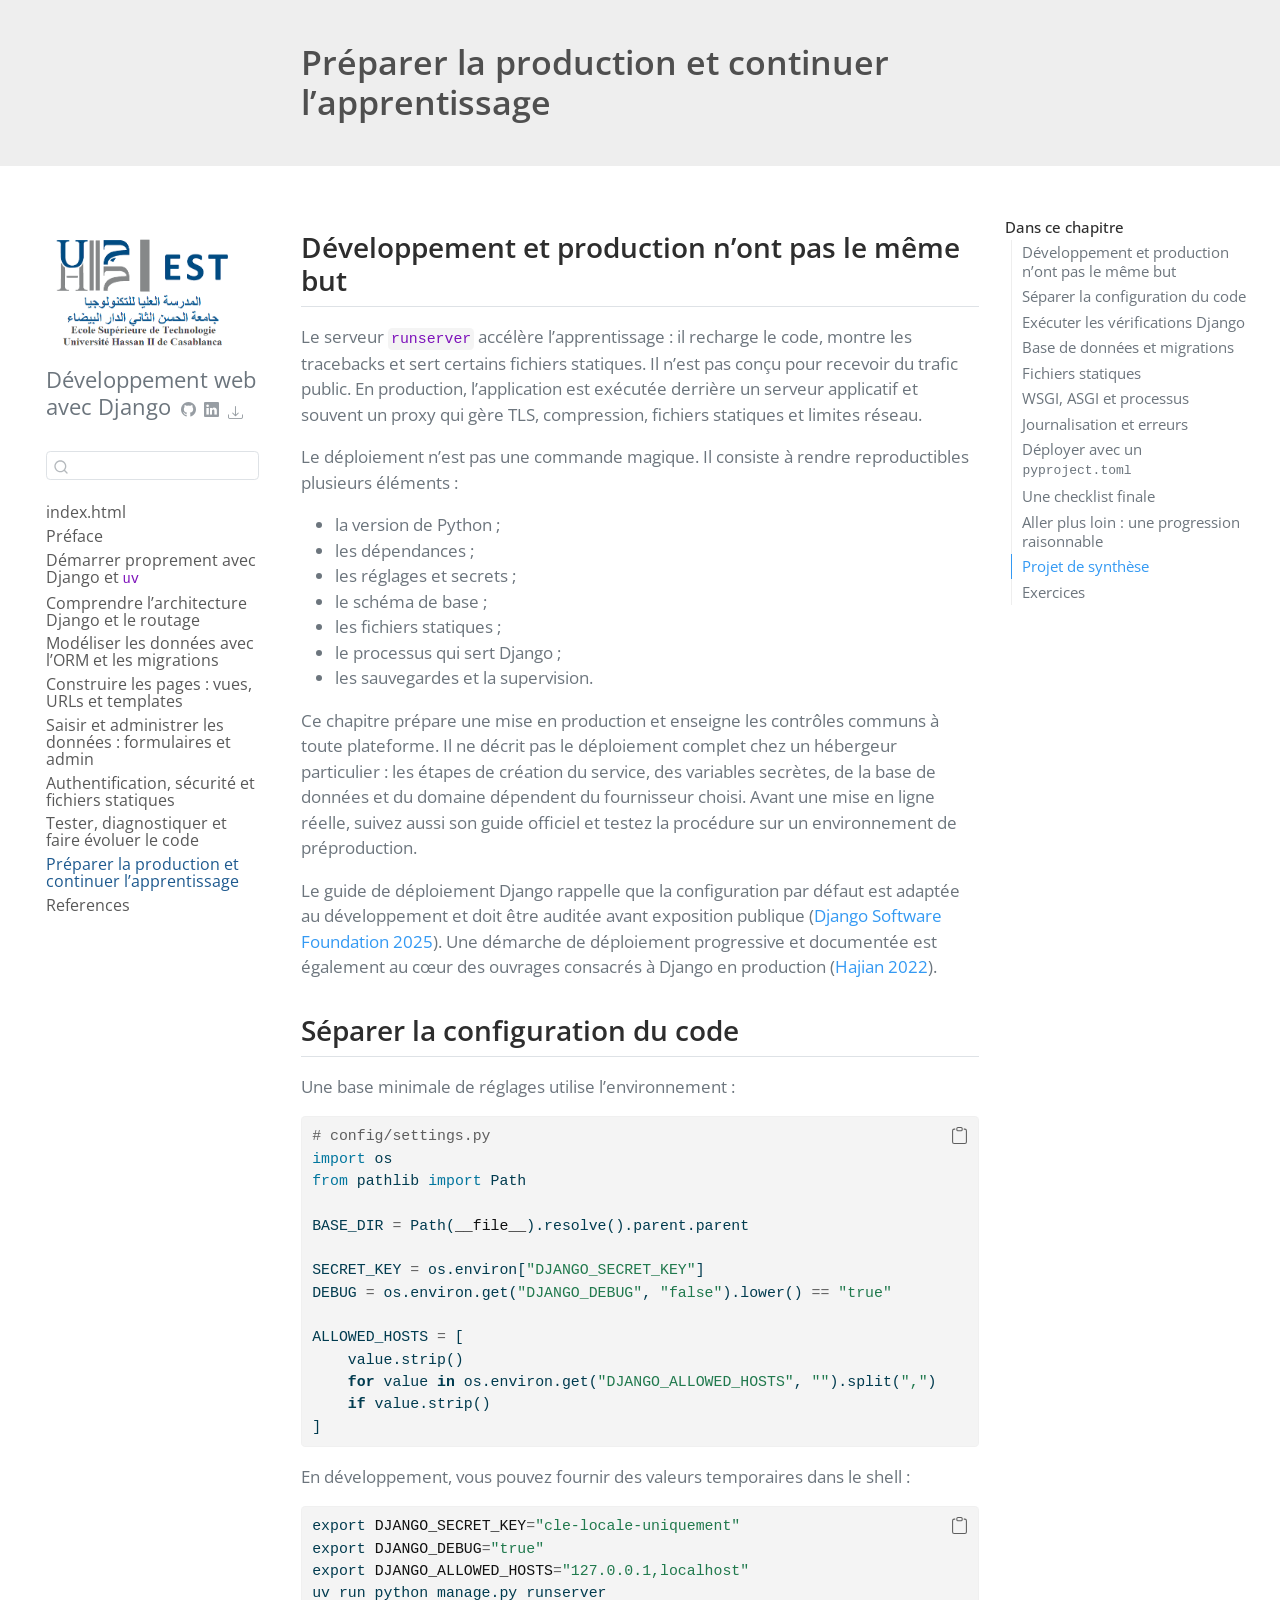
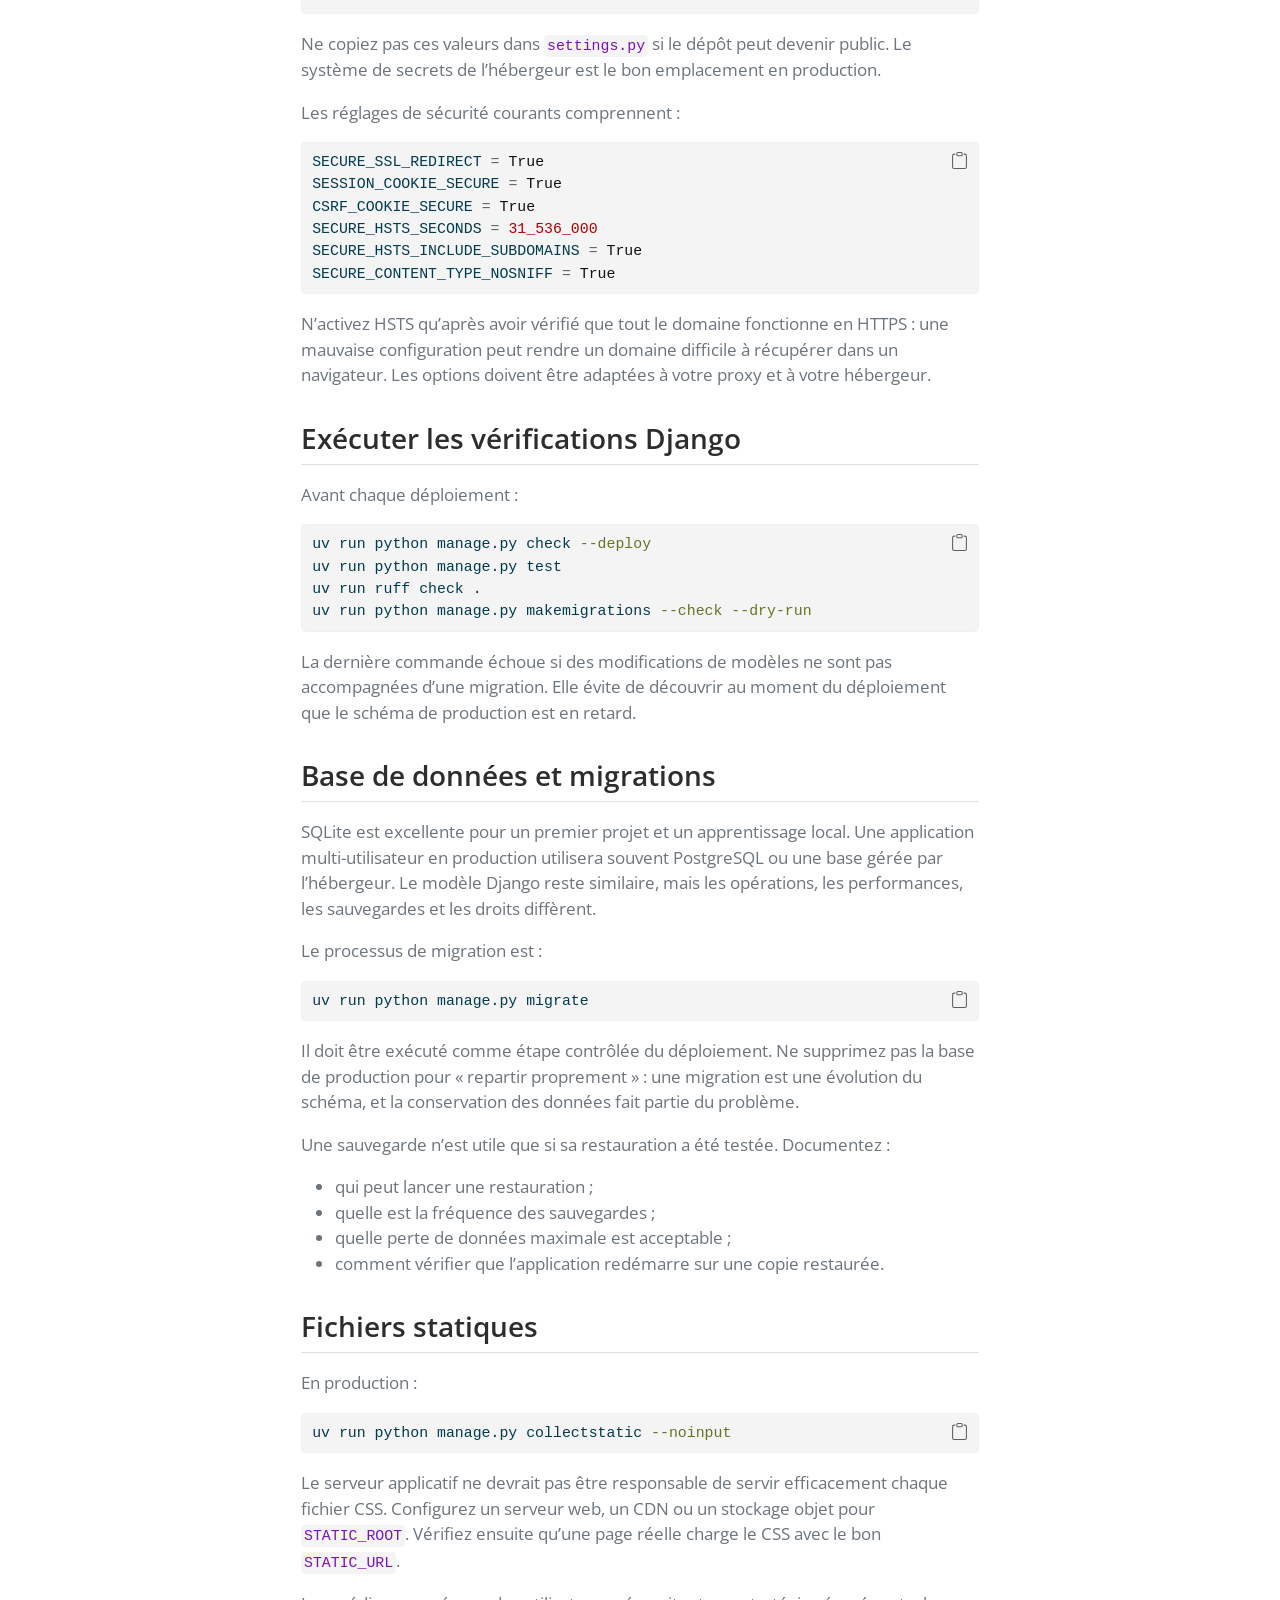
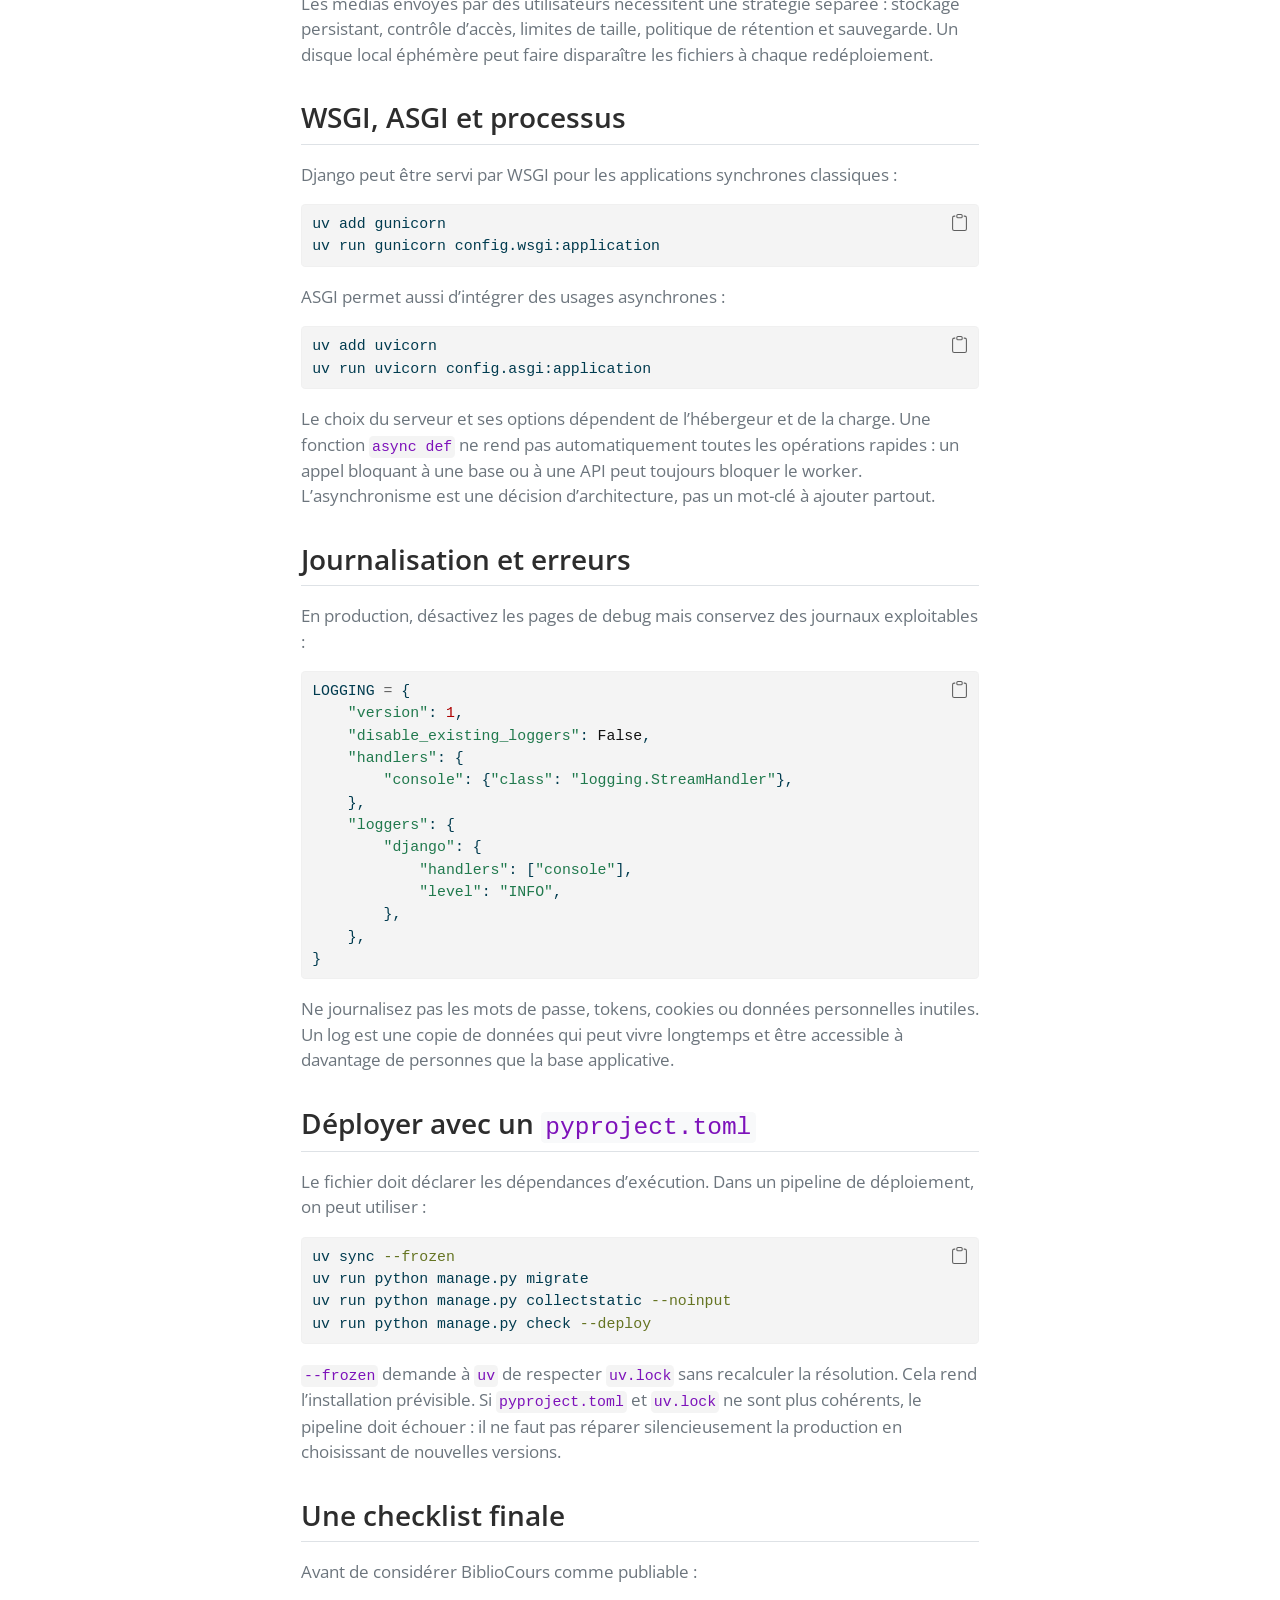
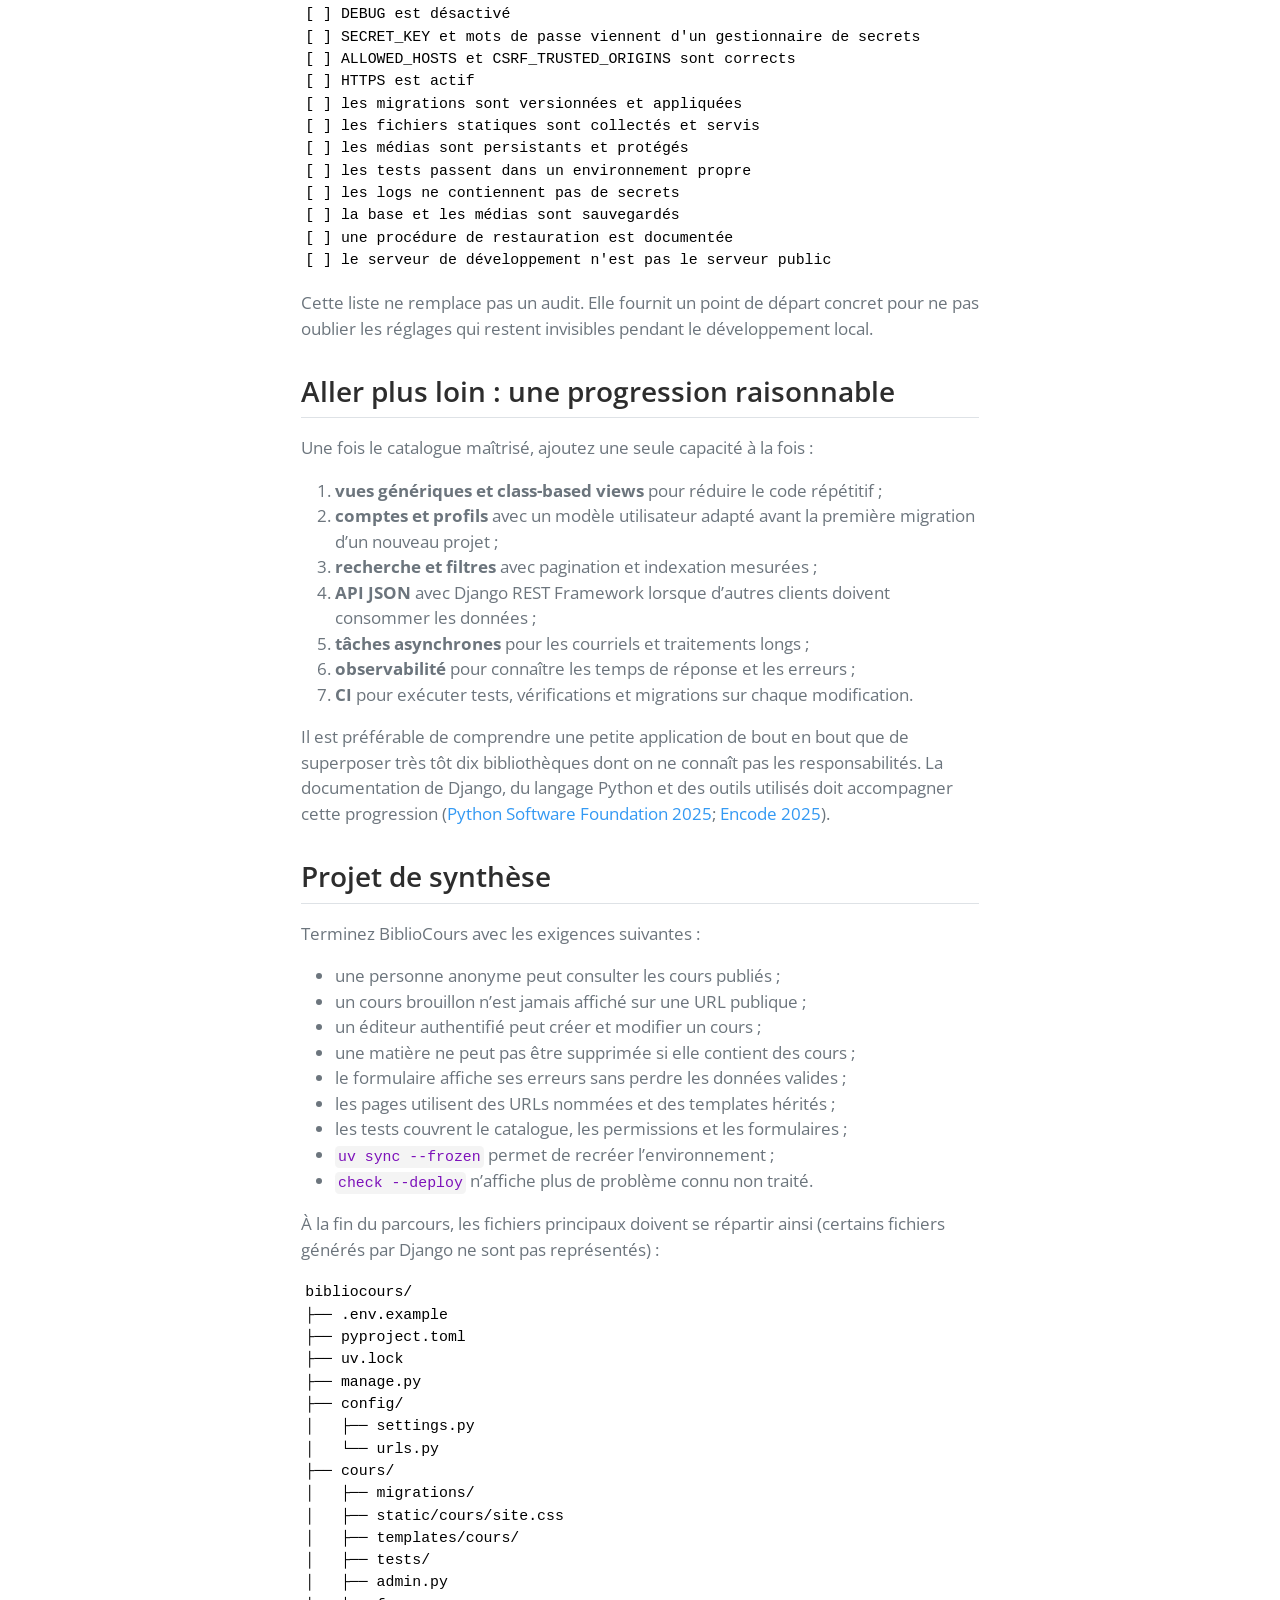
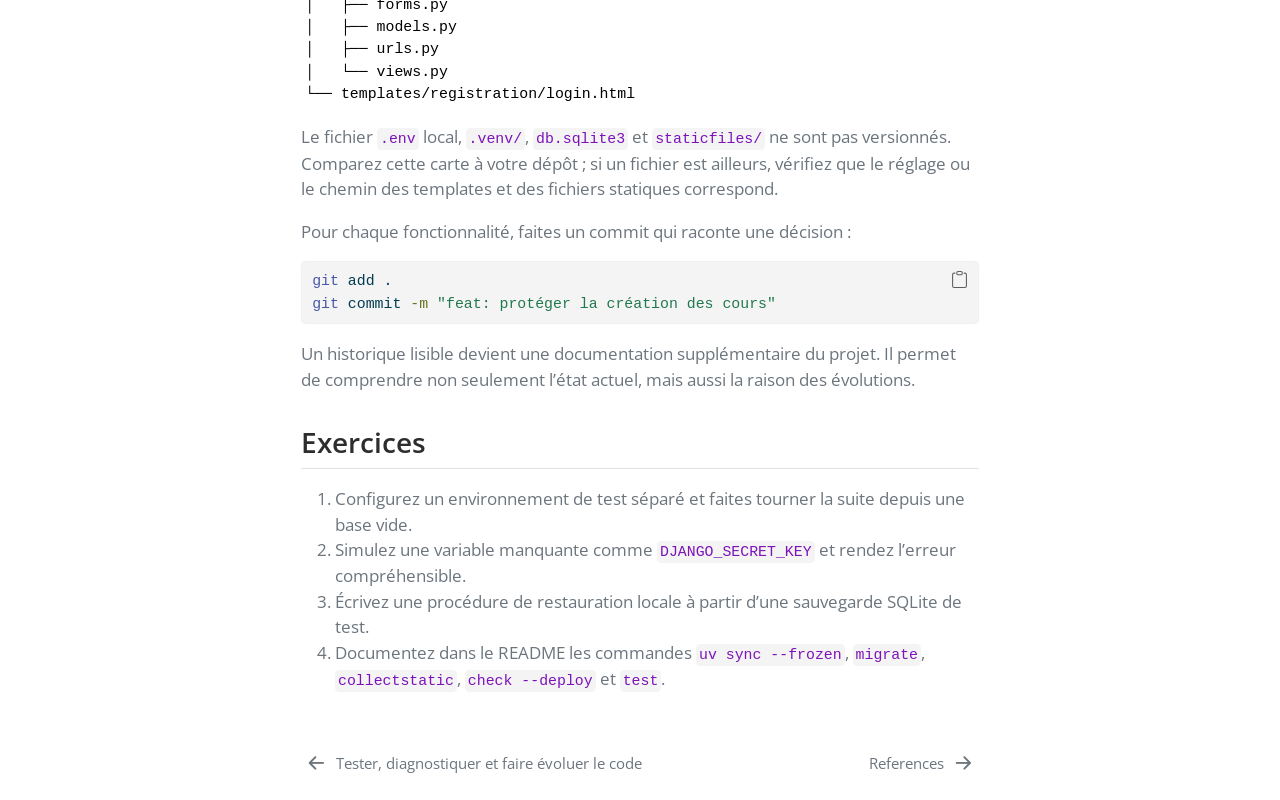
<file: docs/chapitres/08-production.html>
<!DOCTYPE html>
<html xmlns="http://www.w3.org/1999/xhtml" lang="fr" xml:lang="fr"><head>

<meta charset="utf-8">
<meta name="generator" content="quarto-1.10.18">

<meta name="viewport" content="width=device-width, initial-scale=1.0, user-scalable=yes">


<title>Préparer la production et continuer l’apprentissage – Développement web avec Django</title>
<style>
/* Default styles provided by pandoc.
** See https://pandoc.org/MANUAL.html#variables-for-html for config info.
*/
span.smallcaps{font-variant: small-caps;}
div.columns{display: flex; gap: 1.5em;}
div.column{flex: auto;}
@media screen {
div.columns{gap: min(4vw, 1.5em);}
div.column{overflow-x: auto;}
}
div.hanging-indent{margin-left: 1.5em; text-indent: -1.5em;}
ul.task-list{list-style: none;}
ul.task-list li input[type="checkbox"] {
  width: 0.8em;
  margin: 0 0.8em 0.2em -1em; /* quarto-specific, see https://github.com/quarto-dev/quarto-cli/issues/4556 */ 
  vertical-align: middle;
}
/* CSS for syntax highlighting */
html { -webkit-text-size-adjust: 100%; }
pre > code.sourceCode { white-space: pre; position: relative; }
pre > code.sourceCode > span { display: inline-block; line-height: 1.25; }
pre > code.sourceCode > span:empty { height: 1.2em; }
.sourceCode { overflow: visible; }
code.sourceCode > span { color: inherit; text-decoration: inherit; }
div.sourceCode { margin: 1em 0; }
pre.sourceCode { margin: 0; }
@media screen {
div.sourceCode { overflow: auto; }
}
@media print {
pre > code.sourceCode { white-space: pre-wrap; }
pre > code.sourceCode > span { text-indent: -5em; padding-left: 5em; }
}
pre.numberSource code
  { counter-reset: source-line 0; }
pre.numberSource code > span
  { position: relative; left: -4em; counter-increment: source-line; }
pre.numberSource code > span > a:first-child::before
  { content: counter(source-line);
    position: relative; left: -1em; text-align: right; vertical-align: baseline;
    border: none; display: inline-block;
    -webkit-touch-callout: none; -webkit-user-select: none;
    -khtml-user-select: none; -moz-user-select: none;
    -ms-user-select: none; user-select: none;
    padding: 0 4px; width: 4em;
  }
pre.numberSource { margin-left: 3em;  padding-left: 4px; }
div.sourceCode
  {   }
@media screen {
pre > code.sourceCode > span > a:first-child::before { text-decoration: underline; }
}
/* CSS for citations */
div.csl-bib-body { }
div.csl-entry {
  clear: both;
}
.hanging-indent div.csl-entry {
  margin-left:2em;
  text-indent:-2em;
}
div.csl-left-margin {
  min-width:2em;
  float:left;
}
div.csl-right-inline {
  margin-left:2em;
  padding-left:1em;
}
div.csl-indent {
  margin-left: 2em;
}</style>


<script src="../site_libs/quarto-nav/quarto-nav.js"></script>
<script src="../site_libs/quarto-nav/headroom.min.js"></script>
<script src="../site_libs/clipboard/clipboard.min.js"></script>
<script src="../site_libs/quarto-search/autocomplete.umd.js"></script>
<script src="../site_libs/quarto-search/fuse.min.js"></script>
<script src="../site_libs/quarto-search/quarto-search.js"></script>
<meta name="quarto:offset" content="../">
<link href="../references.html" rel="next">
<link href="../chapitres/07-tests-debug-qualite.html" rel="prev">
<script src="../site_libs/quarto-html/quarto.js" type="module"></script>
<script src="../site_libs/quarto-html/tabsets/tabsets.js" type="module"></script>
<script src="../site_libs/quarto-html/popper.min.js"></script>
<script src="../site_libs/quarto-html/tippy.umd.min.js"></script>
<script src="../site_libs/quarto-html/anchor.min.js"></script>
<link href="../site_libs/quarto-html/tippy.css" rel="stylesheet">
<link href="../site_libs/quarto-html/quarto-syntax-highlighting-64a204ab8560d761af7679ceaba22944.css" rel="stylesheet" id="quarto-text-highlighting-styles">
<script src="../site_libs/bootstrap/bootstrap.min.js"></script>
<link href="../site_libs/bootstrap/bootstrap-icons.css" rel="stylesheet">
<link href="../site_libs/bootstrap/bootstrap-0d9d9a46e068c065468cb3eda7b4f719.min.css" rel="stylesheet" append-hash="true" id="quarto-bootstrap" data-mode="light">
<script id="quarto-search-options" type="application/json">{
  "location": "sidebar",
  "copy-button": false,
  "collapse-after": 3,
  "panel-placement": "start",
  "type": "textbox",
  "limit": 50,
  "keyboard-shortcut": [
    "f",
    "/",
    "s"
  ],
  "show-item-context": false,
  "language": {
    "search-no-results-text": "Pas de résultats",
    "search-matching-documents-text": "documents trouvés",
    "search-copy-link-title": "Copier le lien vers la recherche",
    "search-hide-matches-text": "Cacher les correspondances additionnelles",
    "search-more-match-text": "correspondance de plus dans ce document",
    "search-more-matches-text": "correspondances de plus dans ce document",
    "search-clear-button-title": "Effacer",
    "search-text-placeholder": "",
    "search-detached-cancel-button-title": "Annuler",
    "search-submit-button-title": "Envoyer",
    "search-label": "Recherche"
  }
}</script>
<style>html{ scroll-behavior: smooth; }</style>


<link rel="stylesheet" href="../styles.css">
</head>

<body class="nav-sidebar floating quarto-light">

<div id="quarto-search-results"></div>
  <header id="quarto-header" class="headroom fixed-top quarto-banner">
  <nav class="quarto-secondary-nav">
    <div class="container-fluid d-flex">
      <button type="button" class="quarto-btn-toggle btn" data-bs-toggle="collapse" role="button" data-bs-target=".quarto-sidebar-collapse-item" aria-controls="quarto-sidebar" aria-expanded="false" aria-label="Basculer la barre latérale" onclick="if (window.quartoToggleHeadroom) { window.quartoToggleHeadroom(); }">
        <i class="bi bi-layout-text-sidebar-reverse"></i>
      </button>
        <nav class="quarto-page-breadcrumbs" aria-label="breadcrumb"><ol class="breadcrumb"><li class="breadcrumb-item"><a href="../chapitres/08-production.html"><span class="chapter-title">Préparer la production et continuer l’apprentissage</span></a></li></ol></nav>
        <a class="flex-grow-1" role="navigation" data-bs-toggle="collapse" data-bs-target=".quarto-sidebar-collapse-item" aria-controls="quarto-sidebar" aria-expanded="false" aria-label="Basculer la barre latérale" onclick="if (window.quartoToggleHeadroom) { window.quartoToggleHeadroom(); }">      
        </a>
      <button type="button" class="btn quarto-search-button" aria-label="Recherche" onclick="window.quartoOpenSearch();">
        <i class="bi bi-search"></i>
      </button>
    </div>
  </nav>
</header>
<!-- content -->
<header id="title-block-header" class="quarto-title-block default page-columns page-full">
  <div class="quarto-title-banner page-columns page-full">
    <div class="quarto-title column-body">
      <h1 class="title"><span id="sec-production" class="quarto-section-identifier"><span class="chapter-title">Préparer la production et continuer l’apprentissage</span></span></h1>
                      </div>
  </div>
    
  
  <div class="quarto-title-meta">

      
    
      
    </div>
    
  
  </header><div id="quarto-content" class="quarto-container page-columns page-rows-contents page-layout-article">
<!-- sidebar -->
  <nav id="quarto-sidebar" class="sidebar collapse collapse-horizontal quarto-sidebar-collapse-item sidebar-navigation floating overflow-auto">
    <div class="pt-lg-2 mt-2 text-left sidebar-header sidebar-header-stacked">
      <a href="../index.html" class="sidebar-logo-link">
      <img src="../images/logo_estc.png" alt="" class="sidebar-logo light-content py-0 d-lg-inline d-none">
      <img src="../images/logo_estc.png" alt="" class="sidebar-logo dark-content py-0 d-lg-inline d-none">
      </a>
    <div class="sidebar-title mb-0 py-0">
      <a href="../">Développement web avec Django</a> 
        <div class="sidebar-tools-main tools-wide">
    <a href="https://github.com/iaousse/" title="" class="quarto-navigation-tool px-1" aria-label="GitHub" target="_blank"><i class="bi bi-github"></i></a>
    <a href="https://www.linkedin.com/in/mbarekiaousse" title="" class="quarto-navigation-tool px-1" aria-label="LinkedIn" target="_blank"><i class="bi bi-linkedin"></i></a>
    <div class="dropdown">
      <a href="" title="Download" id="quarto-navigation-tool-dropdown-0" class="quarto-navigation-tool dropdown-toggle px-1" data-bs-toggle="dropdown" aria-expanded="false" role="link" aria-label="Download"><i class="bi bi-download"></i></a>
      <ul class="dropdown-menu" aria-labelledby="quarto-navigation-tool-dropdown-0">
          <li>
            <a class="dropdown-item sidebar-tools-main-item" href="../Développement-web-avec-Django.pdf">
              <i class="bi bi-file-pdf pe-1"></i>
            Download PDF
            </a>
          </li>
          <li>
            <a class="dropdown-item sidebar-tools-main-item" href="../Développement-web-avec-Django.epub">
              <i class="bi bi-journal pe-1"></i>
            Download ePub
            </a>
          </li>
      </ul>
    </div>
</div>
    </div>
      </div>
        <div class="mt-2 flex-shrink-0 align-items-center">
        <div class="sidebar-search">
        <div id="quarto-search" class="" title="Recherche"></div>
        </div>
        </div>
    <div class="sidebar-menu-container"> 
    <ul class="list-unstyled mt-1">
        <li class="sidebar-item">
  <div class="sidebar-item-container"> 
  <a href="../index.html" class="sidebar-item-text sidebar-link">
 <span class="menu-text">index.html</span></a>
  </div>
</li>
        <li class="sidebar-item">
  <div class="sidebar-item-container"> 
  <a href="../preface.html" class="sidebar-item-text sidebar-link">
 <span class="menu-text">Préface</span></a>
  </div>
</li>
        <li class="sidebar-item">
  <div class="sidebar-item-container"> 
  <a href="../chapitres/01-demarrer.html" class="sidebar-item-text sidebar-link"><span class="chapter-title">Démarrer proprement avec Django et <code>uv</code></span></a>
  </div>
</li>
        <li class="sidebar-item">
  <div class="sidebar-item-container"> 
  <a href="../chapitres/02-archetecture-routage.html" class="sidebar-item-text sidebar-link"><span class="chapter-title">Comprendre l’architecture Django et le routage</span></a>
  </div>
</li>
        <li class="sidebar-item">
  <div class="sidebar-item-container"> 
  <a href="../chapitres/03-modeles-orm-migrations.html" class="sidebar-item-text sidebar-link"><span class="chapter-title">Modéliser les données avec l’ORM et les migrations</span></a>
  </div>
</li>
        <li class="sidebar-item">
  <div class="sidebar-item-container"> 
  <a href="../chapitres/04-vues-urls-templates.html" class="sidebar-item-text sidebar-link"><span class="chapter-title">Construire les pages : vues, URLs et templates</span></a>
  </div>
</li>
        <li class="sidebar-item">
  <div class="sidebar-item-container"> 
  <a href="../chapitres/05-formulaires-admin.html" class="sidebar-item-text sidebar-link"><span class="chapter-title">Saisir et administrer les données : formulaires et admin</span></a>
  </div>
</li>
        <li class="sidebar-item">
  <div class="sidebar-item-container"> 
  <a href="../chapitres/06-authentification-securites-fichiers.html" class="sidebar-item-text sidebar-link"><span class="chapter-title">Authentification, sécurité et fichiers statiques</span></a>
  </div>
</li>
        <li class="sidebar-item">
  <div class="sidebar-item-container"> 
  <a href="../chapitres/07-tests-debug-qualite.html" class="sidebar-item-text sidebar-link"><span class="chapter-title">Tester, diagnostiquer et faire évoluer le code</span></a>
  </div>
</li>
        <li class="sidebar-item">
  <div class="sidebar-item-container"> 
  <a href="../chapitres/08-production.html" class="sidebar-item-text sidebar-link active"><span class="chapter-title">Préparer la production et continuer l’apprentissage</span></a>
  </div>
</li>
        <li class="sidebar-item">
  <div class="sidebar-item-container"> 
  <a href="../references.html" class="sidebar-item-text sidebar-link">
 <span class="menu-text">References</span></a>
  </div>
</li>
    </ul>
    </div>
</nav>
<div id="quarto-sidebar-glass" class="quarto-sidebar-collapse-item" data-bs-toggle="collapse" data-bs-target=".quarto-sidebar-collapse-item"></div>
<!-- margin-sidebar -->
    <div id="quarto-margin-sidebar" class="sidebar margin-sidebar">
        <nav id="TOC" role="doc-toc" class="toc-active">
    <h2 id="toc-title">Dans ce chapitre</h2>
   
  <ul>
  <li><a href="#développement-et-production-nont-pas-le-même-but" id="toc-développement-et-production-nont-pas-le-même-but" class="nav-link active" data-scroll-target="#développement-et-production-nont-pas-le-même-but">Développement et production n’ont pas le même but</a></li>
  <li><a href="#séparer-la-configuration-du-code" id="toc-séparer-la-configuration-du-code" class="nav-link" data-scroll-target="#séparer-la-configuration-du-code">Séparer la configuration du code</a></li>
  <li><a href="#exécuter-les-vérifications-django" id="toc-exécuter-les-vérifications-django" class="nav-link" data-scroll-target="#exécuter-les-vérifications-django">Exécuter les vérifications Django</a></li>
  <li><a href="#base-de-données-et-migrations" id="toc-base-de-données-et-migrations" class="nav-link" data-scroll-target="#base-de-données-et-migrations">Base de données et migrations</a></li>
  <li><a href="#fichiers-statiques" id="toc-fichiers-statiques" class="nav-link" data-scroll-target="#fichiers-statiques">Fichiers statiques</a></li>
  <li><a href="#wsgi-asgi-et-processus" id="toc-wsgi-asgi-et-processus" class="nav-link" data-scroll-target="#wsgi-asgi-et-processus">WSGI, ASGI et processus</a></li>
  <li><a href="#journalisation-et-erreurs" id="toc-journalisation-et-erreurs" class="nav-link" data-scroll-target="#journalisation-et-erreurs">Journalisation et erreurs</a></li>
  <li><a href="#déployer-avec-un-pyproject.toml" id="toc-déployer-avec-un-pyproject.toml" class="nav-link" data-scroll-target="#déployer-avec-un-pyproject.toml">Déployer avec un <code>pyproject.toml</code></a></li>
  <li><a href="#une-checklist-finale" id="toc-une-checklist-finale" class="nav-link" data-scroll-target="#une-checklist-finale">Une checklist finale</a></li>
  <li><a href="#aller-plus-loin-une-progression-raisonnable" id="toc-aller-plus-loin-une-progression-raisonnable" class="nav-link" data-scroll-target="#aller-plus-loin-une-progression-raisonnable">Aller plus loin : une progression raisonnable</a></li>
  <li><a href="#projet-de-synthèse" id="toc-projet-de-synthèse" class="nav-link" data-scroll-target="#projet-de-synthèse">Projet de synthèse</a></li>
  <li><a href="#exercices" id="toc-exercices" class="nav-link" data-scroll-target="#exercices">Exercices</a></li>
  </ul>
</nav>
    </div>
<!-- main -->
<main class="content quarto-banner-title-block" id="quarto-document-content">





<section id="développement-et-production-nont-pas-le-même-but" class="level2">
<h2 class="anchored" data-anchor-id="développement-et-production-nont-pas-le-même-but">Développement et production n’ont pas le même but</h2>
<p>Le serveur <code>runserver</code> accélère l’apprentissage : il recharge le code, montre les tracebacks et sert certains fichiers statiques. Il n’est pas conçu pour recevoir du trafic public. En production, l’application est exécutée derrière un serveur applicatif et souvent un proxy qui gère TLS, compression, fichiers statiques et limites réseau.</p>
<p>Le déploiement n’est pas une commande magique. Il consiste à rendre reproductibles plusieurs éléments :</p>
<ul>
<li>la version de Python ;</li>
<li>les dépendances ;</li>
<li>les réglages et secrets ;</li>
<li>le schéma de base ;</li>
<li>les fichiers statiques ;</li>
<li>le processus qui sert Django ;</li>
<li>les sauvegardes et la supervision.</li>
</ul>
<p>Ce chapitre prépare une mise en production et enseigne les contrôles communs à toute plateforme. Il ne décrit pas le déploiement complet chez un hébergeur particulier : les étapes de création du service, des variables secrètes, de la base de données et du domaine dépendent du fournisseur choisi. Avant une mise en ligne réelle, suivez aussi son guide officiel et testez la procédure sur un environnement de préproduction.</p>
<p>Le guide de déploiement Django rappelle que la configuration par défaut est adaptée au développement et doit être auditée avant exposition publique <span class="citation" data-cites="django-deployment">(<a href="../references.html#ref-django-deployment" role="doc-biblioref">Django Software Foundation 2025</a>)</span>. Une démarche de déploiement progressive et documentée est également au cœur des ouvrages consacrés à Django en production <span class="citation" data-cites="django-for-professionals">(<a href="../references.html#ref-django-for-professionals" role="doc-biblioref">Hajian 2022</a>)</span>.</p>
</section>
<section id="séparer-la-configuration-du-code" class="level2">
<h2 class="anchored" data-anchor-id="séparer-la-configuration-du-code">Séparer la configuration du code</h2>
<p>Une base minimale de réglages utilise l’environnement :</p>
<div class="code-copy-outer-scaffold"><div class="sourceCode" id="cb1"><pre class="sourceCode python code-with-copy"><code class="sourceCode python"><span id="cb1-1"><a href="#cb1-1" aria-hidden="true" tabindex="-1"></a><span class="co"># config/settings.py</span></span>
<span id="cb1-2"><a href="#cb1-2" aria-hidden="true" tabindex="-1"></a><span class="im">import</span> os</span>
<span id="cb1-3"><a href="#cb1-3" aria-hidden="true" tabindex="-1"></a><span class="im">from</span> pathlib <span class="im">import</span> Path</span>
<span id="cb1-4"><a href="#cb1-4" aria-hidden="true" tabindex="-1"></a></span>
<span id="cb1-5"><a href="#cb1-5" aria-hidden="true" tabindex="-1"></a>BASE_DIR <span class="op">=</span> Path(<span class="va">__file__</span>).resolve().parent.parent</span>
<span id="cb1-6"><a href="#cb1-6" aria-hidden="true" tabindex="-1"></a></span>
<span id="cb1-7"><a href="#cb1-7" aria-hidden="true" tabindex="-1"></a>SECRET_KEY <span class="op">=</span> os.environ[<span class="st">"DJANGO_SECRET_KEY"</span>]</span>
<span id="cb1-8"><a href="#cb1-8" aria-hidden="true" tabindex="-1"></a>DEBUG <span class="op">=</span> os.environ.get(<span class="st">"DJANGO_DEBUG"</span>, <span class="st">"false"</span>).lower() <span class="op">==</span> <span class="st">"true"</span></span>
<span id="cb1-9"><a href="#cb1-9" aria-hidden="true" tabindex="-1"></a></span>
<span id="cb1-10"><a href="#cb1-10" aria-hidden="true" tabindex="-1"></a>ALLOWED_HOSTS <span class="op">=</span> [</span>
<span id="cb1-11"><a href="#cb1-11" aria-hidden="true" tabindex="-1"></a>    value.strip()</span>
<span id="cb1-12"><a href="#cb1-12" aria-hidden="true" tabindex="-1"></a>    <span class="cf">for</span> value <span class="kw">in</span> os.environ.get(<span class="st">"DJANGO_ALLOWED_HOSTS"</span>, <span class="st">""</span>).split(<span class="st">","</span>)</span>
<span id="cb1-13"><a href="#cb1-13" aria-hidden="true" tabindex="-1"></a>    <span class="cf">if</span> value.strip()</span>
<span id="cb1-14"><a href="#cb1-14" aria-hidden="true" tabindex="-1"></a>]</span></code></pre></div><button title="Copier vers le presse-papier" class="code-copy-button"><i class="bi"></i></button></div>
<p>En développement, vous pouvez fournir des valeurs temporaires dans le shell :</p>
<div class="code-copy-outer-scaffold"><div class="sourceCode" id="cb2"><pre class="sourceCode bash code-with-copy"><code class="sourceCode bash"><span id="cb2-1"><a href="#cb2-1" aria-hidden="true" tabindex="-1"></a><span class="bu">export</span> <span class="va">DJANGO_SECRET_KEY</span><span class="op">=</span><span class="st">"cle-locale-uniquement"</span></span>
<span id="cb2-2"><a href="#cb2-2" aria-hidden="true" tabindex="-1"></a><span class="bu">export</span> <span class="va">DJANGO_DEBUG</span><span class="op">=</span><span class="st">"true"</span></span>
<span id="cb2-3"><a href="#cb2-3" aria-hidden="true" tabindex="-1"></a><span class="bu">export</span> <span class="va">DJANGO_ALLOWED_HOSTS</span><span class="op">=</span><span class="st">"127.0.0.1,localhost"</span></span>
<span id="cb2-4"><a href="#cb2-4" aria-hidden="true" tabindex="-1"></a><span class="ex">uv</span> run python manage.py runserver</span></code></pre></div><button title="Copier vers le presse-papier" class="code-copy-button"><i class="bi"></i></button></div>
<p>Ne copiez pas ces valeurs dans <code>settings.py</code> si le dépôt peut devenir public. Le système de secrets de l’hébergeur est le bon emplacement en production.</p>
<p>Les réglages de sécurité courants comprennent :</p>
<div class="code-copy-outer-scaffold"><div class="sourceCode" id="cb3"><pre class="sourceCode python code-with-copy"><code class="sourceCode python"><span id="cb3-1"><a href="#cb3-1" aria-hidden="true" tabindex="-1"></a>SECURE_SSL_REDIRECT <span class="op">=</span> <span class="va">True</span></span>
<span id="cb3-2"><a href="#cb3-2" aria-hidden="true" tabindex="-1"></a>SESSION_COOKIE_SECURE <span class="op">=</span> <span class="va">True</span></span>
<span id="cb3-3"><a href="#cb3-3" aria-hidden="true" tabindex="-1"></a>CSRF_COOKIE_SECURE <span class="op">=</span> <span class="va">True</span></span>
<span id="cb3-4"><a href="#cb3-4" aria-hidden="true" tabindex="-1"></a>SECURE_HSTS_SECONDS <span class="op">=</span> <span class="dv">31_536_000</span></span>
<span id="cb3-5"><a href="#cb3-5" aria-hidden="true" tabindex="-1"></a>SECURE_HSTS_INCLUDE_SUBDOMAINS <span class="op">=</span> <span class="va">True</span></span>
<span id="cb3-6"><a href="#cb3-6" aria-hidden="true" tabindex="-1"></a>SECURE_CONTENT_TYPE_NOSNIFF <span class="op">=</span> <span class="va">True</span></span></code></pre></div><button title="Copier vers le presse-papier" class="code-copy-button"><i class="bi"></i></button></div>
<p>N’activez HSTS qu’après avoir vérifié que tout le domaine fonctionne en HTTPS : une mauvaise configuration peut rendre un domaine difficile à récupérer dans un navigateur. Les options doivent être adaptées à votre proxy et à votre hébergeur.</p>
</section>
<section id="exécuter-les-vérifications-django" class="level2">
<h2 class="anchored" data-anchor-id="exécuter-les-vérifications-django">Exécuter les vérifications Django</h2>
<p>Avant chaque déploiement :</p>
<div class="code-copy-outer-scaffold"><div class="sourceCode" id="cb4"><pre class="sourceCode bash code-with-copy"><code class="sourceCode bash"><span id="cb4-1"><a href="#cb4-1" aria-hidden="true" tabindex="-1"></a><span class="ex">uv</span> run python manage.py check <span class="at">--deploy</span></span>
<span id="cb4-2"><a href="#cb4-2" aria-hidden="true" tabindex="-1"></a><span class="ex">uv</span> run python manage.py test</span>
<span id="cb4-3"><a href="#cb4-3" aria-hidden="true" tabindex="-1"></a><span class="ex">uv</span> run ruff check .</span>
<span id="cb4-4"><a href="#cb4-4" aria-hidden="true" tabindex="-1"></a><span class="ex">uv</span> run python manage.py makemigrations <span class="at">--check</span> <span class="at">--dry-run</span></span></code></pre></div><button title="Copier vers le presse-papier" class="code-copy-button"><i class="bi"></i></button></div>
<p>La dernière commande échoue si des modifications de modèles ne sont pas accompagnées d’une migration. Elle évite de découvrir au moment du déploiement que le schéma de production est en retard.</p>
</section>
<section id="base-de-données-et-migrations" class="level2">
<h2 class="anchored" data-anchor-id="base-de-données-et-migrations">Base de données et migrations</h2>
<p>SQLite est excellente pour un premier projet et un apprentissage local. Une application multi-utilisateur en production utilisera souvent PostgreSQL ou une base gérée par l’hébergeur. Le modèle Django reste similaire, mais les opérations, les performances, les sauvegardes et les droits diffèrent.</p>
<p>Le processus de migration est :</p>
<div class="code-copy-outer-scaffold"><div class="sourceCode" id="cb5"><pre class="sourceCode bash code-with-copy"><code class="sourceCode bash"><span id="cb5-1"><a href="#cb5-1" aria-hidden="true" tabindex="-1"></a><span class="ex">uv</span> run python manage.py migrate</span></code></pre></div><button title="Copier vers le presse-papier" class="code-copy-button"><i class="bi"></i></button></div>
<p>Il doit être exécuté comme étape contrôlée du déploiement. Ne supprimez pas la base de production pour « repartir proprement » : une migration est une évolution du schéma, et la conservation des données fait partie du problème.</p>
<p>Une sauvegarde n’est utile que si sa restauration a été testée. Documentez :</p>
<ul>
<li>qui peut lancer une restauration ;</li>
<li>quelle est la fréquence des sauvegardes ;</li>
<li>quelle perte de données maximale est acceptable ;</li>
<li>comment vérifier que l’application redémarre sur une copie restaurée.</li>
</ul>
</section>
<section id="fichiers-statiques" class="level2">
<h2 class="anchored" data-anchor-id="fichiers-statiques">Fichiers statiques</h2>
<p>En production :</p>
<div class="code-copy-outer-scaffold"><div class="sourceCode" id="cb6"><pre class="sourceCode bash code-with-copy"><code class="sourceCode bash"><span id="cb6-1"><a href="#cb6-1" aria-hidden="true" tabindex="-1"></a><span class="ex">uv</span> run python manage.py collectstatic <span class="at">--noinput</span></span></code></pre></div><button title="Copier vers le presse-papier" class="code-copy-button"><i class="bi"></i></button></div>
<p>Le serveur applicatif ne devrait pas être responsable de servir efficacement chaque fichier CSS. Configurez un serveur web, un CDN ou un stockage objet pour <code>STATIC_ROOT</code>. Vérifiez ensuite qu’une page réelle charge le CSS avec le bon <code>STATIC_URL</code>.</p>
<p>Les médias envoyés par des utilisateurs nécessitent une stratégie séparée : stockage persistant, contrôle d’accès, limites de taille, politique de rétention et sauvegarde. Un disque local éphémère peut faire disparaître les fichiers à chaque redéploiement.</p>
</section>
<section id="wsgi-asgi-et-processus" class="level2">
<h2 class="anchored" data-anchor-id="wsgi-asgi-et-processus">WSGI, ASGI et processus</h2>
<p>Django peut être servi par WSGI pour les applications synchrones classiques :</p>
<div class="code-copy-outer-scaffold"><div class="sourceCode" id="cb7"><pre class="sourceCode bash code-with-copy"><code class="sourceCode bash"><span id="cb7-1"><a href="#cb7-1" aria-hidden="true" tabindex="-1"></a><span class="ex">uv</span> add gunicorn</span>
<span id="cb7-2"><a href="#cb7-2" aria-hidden="true" tabindex="-1"></a><span class="ex">uv</span> run gunicorn config.wsgi:application</span></code></pre></div><button title="Copier vers le presse-papier" class="code-copy-button"><i class="bi"></i></button></div>
<p>ASGI permet aussi d’intégrer des usages asynchrones :</p>
<div class="code-copy-outer-scaffold"><div class="sourceCode" id="cb8"><pre class="sourceCode bash code-with-copy"><code class="sourceCode bash"><span id="cb8-1"><a href="#cb8-1" aria-hidden="true" tabindex="-1"></a><span class="ex">uv</span> add uvicorn</span>
<span id="cb8-2"><a href="#cb8-2" aria-hidden="true" tabindex="-1"></a><span class="ex">uv</span> run uvicorn config.asgi:application</span></code></pre></div><button title="Copier vers le presse-papier" class="code-copy-button"><i class="bi"></i></button></div>
<p>Le choix du serveur et ses options dépendent de l’hébergeur et de la charge. Une fonction <code>async def</code> ne rend pas automatiquement toutes les opérations rapides : un appel bloquant à une base ou à une API peut toujours bloquer le worker. L’asynchronisme est une décision d’architecture, pas un mot-clé à ajouter partout.</p>
</section>
<section id="journalisation-et-erreurs" class="level2">
<h2 class="anchored" data-anchor-id="journalisation-et-erreurs">Journalisation et erreurs</h2>
<p>En production, désactivez les pages de debug mais conservez des journaux exploitables :</p>
<div class="code-copy-outer-scaffold"><div class="sourceCode" id="cb9"><pre class="sourceCode python code-with-copy"><code class="sourceCode python"><span id="cb9-1"><a href="#cb9-1" aria-hidden="true" tabindex="-1"></a>LOGGING <span class="op">=</span> {</span>
<span id="cb9-2"><a href="#cb9-2" aria-hidden="true" tabindex="-1"></a>    <span class="st">"version"</span>: <span class="dv">1</span>,</span>
<span id="cb9-3"><a href="#cb9-3" aria-hidden="true" tabindex="-1"></a>    <span class="st">"disable_existing_loggers"</span>: <span class="va">False</span>,</span>
<span id="cb9-4"><a href="#cb9-4" aria-hidden="true" tabindex="-1"></a>    <span class="st">"handlers"</span>: {</span>
<span id="cb9-5"><a href="#cb9-5" aria-hidden="true" tabindex="-1"></a>        <span class="st">"console"</span>: {<span class="st">"class"</span>: <span class="st">"logging.StreamHandler"</span>},</span>
<span id="cb9-6"><a href="#cb9-6" aria-hidden="true" tabindex="-1"></a>    },</span>
<span id="cb9-7"><a href="#cb9-7" aria-hidden="true" tabindex="-1"></a>    <span class="st">"loggers"</span>: {</span>
<span id="cb9-8"><a href="#cb9-8" aria-hidden="true" tabindex="-1"></a>        <span class="st">"django"</span>: {</span>
<span id="cb9-9"><a href="#cb9-9" aria-hidden="true" tabindex="-1"></a>            <span class="st">"handlers"</span>: [<span class="st">"console"</span>],</span>
<span id="cb9-10"><a href="#cb9-10" aria-hidden="true" tabindex="-1"></a>            <span class="st">"level"</span>: <span class="st">"INFO"</span>,</span>
<span id="cb9-11"><a href="#cb9-11" aria-hidden="true" tabindex="-1"></a>        },</span>
<span id="cb9-12"><a href="#cb9-12" aria-hidden="true" tabindex="-1"></a>    },</span>
<span id="cb9-13"><a href="#cb9-13" aria-hidden="true" tabindex="-1"></a>}</span></code></pre></div><button title="Copier vers le presse-papier" class="code-copy-button"><i class="bi"></i></button></div>
<p>Ne journalisez pas les mots de passe, tokens, cookies ou données personnelles inutiles. Un log est une copie de données qui peut vivre longtemps et être accessible à davantage de personnes que la base applicative.</p>
</section>
<section id="déployer-avec-un-pyproject.toml" class="level2">
<h2 class="anchored" data-anchor-id="déployer-avec-un-pyproject.toml">Déployer avec un <code>pyproject.toml</code></h2>
<p>Le fichier doit déclarer les dépendances d’exécution. Dans un pipeline de déploiement, on peut utiliser :</p>
<div class="code-copy-outer-scaffold"><div class="sourceCode" id="cb10"><pre class="sourceCode bash code-with-copy"><code class="sourceCode bash"><span id="cb10-1"><a href="#cb10-1" aria-hidden="true" tabindex="-1"></a><span class="ex">uv</span> sync <span class="at">--frozen</span></span>
<span id="cb10-2"><a href="#cb10-2" aria-hidden="true" tabindex="-1"></a><span class="ex">uv</span> run python manage.py migrate</span>
<span id="cb10-3"><a href="#cb10-3" aria-hidden="true" tabindex="-1"></a><span class="ex">uv</span> run python manage.py collectstatic <span class="at">--noinput</span></span>
<span id="cb10-4"><a href="#cb10-4" aria-hidden="true" tabindex="-1"></a><span class="ex">uv</span> run python manage.py check <span class="at">--deploy</span></span></code></pre></div><button title="Copier vers le presse-papier" class="code-copy-button"><i class="bi"></i></button></div>
<p><code>--frozen</code> demande à <code>uv</code> de respecter <code>uv.lock</code> sans recalculer la résolution. Cela rend l’installation prévisible. Si <code>pyproject.toml</code> et <code>uv.lock</code> ne sont plus cohérents, le pipeline doit échouer : il ne faut pas réparer silencieusement la production en choisissant de nouvelles versions.</p>
</section>
<section id="une-checklist-finale" class="level2">
<h2 class="anchored" data-anchor-id="une-checklist-finale">Une checklist finale</h2>
<p>Avant de considérer BiblioCours comme publiable :</p>
<pre class="text"><code>[ ] DEBUG est désactivé
[ ] SECRET_KEY et mots de passe viennent d'un gestionnaire de secrets
[ ] ALLOWED_HOSTS et CSRF_TRUSTED_ORIGINS sont corrects
[ ] HTTPS est actif
[ ] les migrations sont versionnées et appliquées
[ ] les fichiers statiques sont collectés et servis
[ ] les médias sont persistants et protégés
[ ] les tests passent dans un environnement propre
[ ] les logs ne contiennent pas de secrets
[ ] la base et les médias sont sauvegardés
[ ] une procédure de restauration est documentée
[ ] le serveur de développement n'est pas le serveur public</code></pre>
<p>Cette liste ne remplace pas un audit. Elle fournit un point de départ concret pour ne pas oublier les réglages qui restent invisibles pendant le développement local.</p>
</section>
<section id="aller-plus-loin-une-progression-raisonnable" class="level2">
<h2 class="anchored" data-anchor-id="aller-plus-loin-une-progression-raisonnable">Aller plus loin : une progression raisonnable</h2>
<p>Une fois le catalogue maîtrisé, ajoutez une seule capacité à la fois :</p>
<ol type="1">
<li><strong>vues génériques et class-based views</strong> pour réduire le code répétitif ;</li>
<li><strong>comptes et profils</strong> avec un modèle utilisateur adapté avant la première migration d’un nouveau projet ;</li>
<li><strong>recherche et filtres</strong> avec pagination et indexation mesurées ;</li>
<li><strong>API JSON</strong> avec Django REST Framework lorsque d’autres clients doivent consommer les données ;</li>
<li><strong>tâches asynchrones</strong> pour les courriels et traitements longs ;</li>
<li><strong>observabilité</strong> pour connaître les temps de réponse et les erreurs ;</li>
<li><strong>CI</strong> pour exécuter tests, vérifications et migrations sur chaque modification.</li>
</ol>
<p>Il est préférable de comprendre une petite application de bout en bout que de superposer très tôt dix bibliothèques dont on ne connaît pas les responsabilités. La documentation de Django, du langage Python et des outils utilisés doit accompagner cette progression <span class="citation" data-cites="python-docs djangorestframework">(<a href="../references.html#ref-python-docs" role="doc-biblioref">Python Software Foundation 2025</a>; <a href="../references.html#ref-djangorestframework" role="doc-biblioref">Encode 2025</a>)</span>.</p>
</section>
<section id="projet-de-synthèse" class="level2">
<h2 class="anchored" data-anchor-id="projet-de-synthèse">Projet de synthèse</h2>
<p>Terminez BiblioCours avec les exigences suivantes :</p>
<ul>
<li>une personne anonyme peut consulter les cours publiés ;</li>
<li>un cours brouillon n’est jamais affiché sur une URL publique ;</li>
<li>un éditeur authentifié peut créer et modifier un cours ;</li>
<li>une matière ne peut pas être supprimée si elle contient des cours ;</li>
<li>le formulaire affiche ses erreurs sans perdre les données valides ;</li>
<li>les pages utilisent des URLs nommées et des templates hérités ;</li>
<li>les tests couvrent le catalogue, les permissions et les formulaires ;</li>
<li><code>uv sync --frozen</code> permet de recréer l’environnement ;</li>
<li><code>check --deploy</code> n’affiche plus de problème connu non traité.</li>
</ul>
<p>À la fin du parcours, les fichiers principaux doivent se répartir ainsi (certains fichiers générés par Django ne sont pas représentés) :</p>
<pre class="text"><code>bibliocours/
├── .env.example
├── pyproject.toml
├── uv.lock
├── manage.py
├── config/
│   ├── settings.py
│   └── urls.py
├── cours/
│   ├── migrations/
│   ├── static/cours/site.css
│   ├── templates/cours/
│   ├── tests/
│   ├── admin.py
│   ├── forms.py
│   ├── models.py
│   ├── urls.py
│   └── views.py
└── templates/registration/login.html</code></pre>
<p>Le fichier <code>.env</code> local, <code>.venv/</code>, <code>db.sqlite3</code> et <code>staticfiles/</code> ne sont pas versionnés. Comparez cette carte à votre dépôt ; si un fichier est ailleurs, vérifiez que le réglage ou le chemin des templates et des fichiers statiques correspond.</p>
<p>Pour chaque fonctionnalité, faites un commit qui raconte une décision :</p>
<div class="code-copy-outer-scaffold"><div class="sourceCode" id="cb13"><pre class="sourceCode bash code-with-copy"><code class="sourceCode bash"><span id="cb13-1"><a href="#cb13-1" aria-hidden="true" tabindex="-1"></a><span class="fu">git</span> add .</span>
<span id="cb13-2"><a href="#cb13-2" aria-hidden="true" tabindex="-1"></a><span class="fu">git</span> commit <span class="at">-m</span> <span class="st">"feat: protéger la création des cours"</span></span></code></pre></div><button title="Copier vers le presse-papier" class="code-copy-button"><i class="bi"></i></button></div>
<p>Un historique lisible devient une documentation supplémentaire du projet. Il permet de comprendre non seulement l’état actuel, mais aussi la raison des évolutions.</p>
</section>
<section id="exercices" class="level2">
<h2 class="anchored" data-anchor-id="exercices">Exercices</h2>
<ol type="1">
<li>Configurez un environnement de test séparé et faites tourner la suite depuis une base vide.</li>
<li>Simulez une variable manquante comme <code>DJANGO_SECRET_KEY</code> et rendez l’erreur compréhensible.</li>
<li>Écrivez une procédure de restauration locale à partir d’une sauvegarde SQLite de test.</li>
<li>Documentez dans le README les commandes <code>uv sync --frozen</code>, <code>migrate</code>, <code>collectstatic</code>, <code>check --deploy</code> et <code>test</code>.</li>
</ol>


<div id="refs" class="references csl-bib-body hanging-indent" role="list" style="display: none">
<div id="ref-django-deployment" class="csl-entry" role="listitem">
Django Software Foundation. 2025. <span>«&nbsp;How to Deploy Django&nbsp;»</span>. <a href="https://docs.djangoproject.com/en/5.2/howto/deployment/">https://docs.djangoproject.com/en/5.2/howto/deployment/</a>.
</div>
<div id="ref-djangorestframework" class="csl-entry" role="listitem">
Encode. 2025. <span>«&nbsp;Django REST Framework&nbsp;»</span>. <a href="https://www.django-rest-framework.org/">https://www.django-rest-framework.org/</a>.
</div>
<div id="ref-django-for-professionals" class="csl-entry" role="listitem">
Hajian, William S. Vincent. 2022. <em>Django for Professionals: Production Websites with Python and Django</em>. 4ᵉ éd. Independently published.
</div>
<div id="ref-python-docs" class="csl-entry" role="listitem">
Python Software Foundation. 2025. <span>«&nbsp;Python 3 Documentation&nbsp;»</span>. <a href="https://docs.python.org/3/">https://docs.python.org/3/</a>.
</div>
</div>
</section>

</main> <!-- /main -->
<script id="quarto-html-after-body" type="application/javascript">
  window.document.addEventListener("DOMContentLoaded", function (event) {
    const icon = "";
    const anchorJS = new window.AnchorJS();
    anchorJS.options = {
      placement: 'right',
      icon: icon
    };
    anchorJS.add('.anchored');
    const isCodeAnnotation = (el) => {
      for (const clz of el.classList) {
        if (clz.startsWith('code-annotation-')) {                     
          return true;
        }
      }
      return false;
    }
    const onCopySuccess = function(e) {
      // button target
      const button = e.trigger;
      // don't keep focus
      button.blur();
      // flash "checked"
      button.classList.add('code-copy-button-checked');
      var currentTitle = button.getAttribute("title");
      button.setAttribute("title", "Copié");
      let tooltip;
      if (window.bootstrap) {
        button.setAttribute("data-bs-toggle", "tooltip");
        button.setAttribute("data-bs-placement", "left");
        button.setAttribute("data-bs-title", "Copié");
        tooltip = new bootstrap.Tooltip(button, 
          { trigger: "manual", 
            customClass: "code-copy-button-tooltip",
            offset: [0, -8]});
        tooltip.show();    
      }
      setTimeout(function() {
        if (tooltip) {
          tooltip.hide();
          button.removeAttribute("data-bs-title");
          button.removeAttribute("data-bs-toggle");
          button.removeAttribute("data-bs-placement");
        }
        button.setAttribute("title", currentTitle);
        button.classList.remove('code-copy-button-checked');
      }, 1000);
      // clear code selection
      e.clearSelection();
    }
    const getTextToCopy = function(trigger) {
      const outerScaffold = trigger.parentElement.cloneNode(true);
      const codeEl = outerScaffold.querySelector('code');
      for (const childEl of codeEl.children) {
        if (isCodeAnnotation(childEl)) {
          childEl.remove();
        }
      }
      return codeEl.innerText;
    }
    const clipboard = new window.ClipboardJS('.code-copy-button:not([data-in-quarto-modal])', {
      text: getTextToCopy
    });
    clipboard.on('success', onCopySuccess);
    if (window.document.getElementById('quarto-embedded-source-code-modal')) {
      const clipboardModal = new window.ClipboardJS('.code-copy-button[data-in-quarto-modal]', {
        text: getTextToCopy,
        container: window.document.getElementById('quarto-embedded-source-code-modal')
      });
      clipboardModal.on('success', onCopySuccess);
    }
      var localhostRegex = new RegExp(/^(?:http|https):\/\/localhost\:?[0-9]*\//);
      var mailtoRegex = new RegExp(/^mailto:/);
        var filterRegex = new RegExp('/' + window.location.host + '/');
      var isInternal = (href) => {
          return filterRegex.test(href) || localhostRegex.test(href) || mailtoRegex.test(href);
      }
      // Inspect non-navigation links and adorn them if external
     var links = window.document.querySelectorAll('a[href]:not(.nav-link):not(.navbar-brand):not(.toc-action):not(.sidebar-link):not(.sidebar-item-toggle):not(.pagination-link):not(.no-external):not([aria-hidden]):not(.dropdown-item):not(.quarto-navigation-tool):not(.about-link)');
      for (var i=0; i<links.length; i++) {
        const link = links[i];
        if (!isInternal(link.href)) {
          // undo the damage that might have been done by quarto-nav.js in the case of
          // links that we want to consider external
          if (link.dataset.originalHref !== undefined) {
            link.href = link.dataset.originalHref;
          }
        }
      }
    function tippyHover(el, contentFn, onTriggerFn, onUntriggerFn) {
      const config = {
        allowHTML: true,
        maxWidth: 500,
        delay: 100,
        arrow: false,
        appendTo: function(el) {
            return el.parentElement;
        },
        interactive: true,
        interactiveBorder: 10,
        theme: 'quarto',
        placement: 'bottom-start',
      };
      if (contentFn) {
        config.content = contentFn;
      }
      if (onTriggerFn) {
        config.onTrigger = onTriggerFn;
      }
      if (onUntriggerFn) {
        config.onUntrigger = onUntriggerFn;
      }
      window.tippy(el, config); 
    }
    const noterefs = window.document.querySelectorAll('a[role="doc-noteref"]');
    for (var i=0; i<noterefs.length; i++) {
      const ref = noterefs[i];
      tippyHover(ref, function() {
        // use id or data attribute instead here
        let href = ref.getAttribute('data-footnote-href') || ref.getAttribute('href');
        try { href = new URL(href).hash; } catch {}
        const id = href.replace(/^#\/?/, "");
        const note = window.document.getElementById(id);
        if (note) {
          return note.innerHTML;
        } else {
          return "";
        }
      });
    }
    const xrefs = window.document.querySelectorAll('a.quarto-xref');
    const processXRef = (id, note) => {
      // Strip column container classes
      const stripColumnClz = (el) => {
        el.classList.remove("page-full", "page-columns");
        if (el.children) {
          for (const child of el.children) {
            stripColumnClz(child);
          }
        }
      }
      stripColumnClz(note)
      if (id === null || id.startsWith('sec-')) {
        // Special case sections, only their first couple elements
        const container = document.createElement("div");
        if (note.children && note.children.length > 2) {
          container.appendChild(note.children[0].cloneNode(true));
          for (let i = 1; i < note.children.length; i++) {
            const child = note.children[i];
            if (child.tagName === "P" && child.innerText === "") {
              continue;
            } else {
              container.appendChild(child.cloneNode(true));
              break;
            }
          }
          if (window.Quarto?.typesetMath) {
            window.Quarto.typesetMath(container);
          }
          return container.innerHTML
        } else {
          if (window.Quarto?.typesetMath) {
            window.Quarto.typesetMath(note);
          }
          return note.innerHTML;
        }
      } else {
        // Remove any anchor links if they are present
        const anchorLink = note.querySelector('a.anchorjs-link');
        if (anchorLink) {
          anchorLink.remove();
        }
        if (window.Quarto?.typesetMath) {
          window.Quarto.typesetMath(note);
        }
        if (note.classList.contains("callout")) {
          return note.outerHTML;
        } else {
          return note.innerHTML;
        }
      }
    }
    for (var i=0; i<xrefs.length; i++) {
      const xref = xrefs[i];
      tippyHover(xref, undefined, function(instance) {
        instance.disable();
        let url = xref.getAttribute('href');
        let hash = undefined; 
        if (url.startsWith('#')) {
          hash = url;
        } else {
          try { hash = new URL(url).hash; } catch {}
        }
        if (hash) {
          const id = hash.replace(/^#\/?/, "");
          const note = window.document.getElementById(id);
          if (note !== null) {
            try {
              const html = processXRef(id, note.cloneNode(true));
              instance.setContent(html);
            } finally {
              instance.enable();
              instance.show();
            }
          } else {
            // See if we can fetch this
            fetch(url.split('#')[0])
            .then(res => res.text())
            .then(html => {
              const parser = new DOMParser();
              const htmlDoc = parser.parseFromString(html, "text/html");
              const note = htmlDoc.getElementById(id);
              if (note !== null) {
                const html = processXRef(id, note);
                instance.setContent(html);
              } 
            }).finally(() => {
              instance.enable();
              instance.show();
            });
          }
        } else {
          // See if we can fetch a full url (with no hash to target)
          // This is a special case and we should probably do some content thinning / targeting
          fetch(url)
          .then(res => res.text())
          .then(html => {
            const parser = new DOMParser();
            const htmlDoc = parser.parseFromString(html, "text/html");
            const note = htmlDoc.querySelector('main.content');
            if (note !== null) {
              // This should only happen for chapter cross references
              // (since there is no id in the URL)
              // remove the first header
              if (note.children.length > 0 && note.children[0].tagName === "HEADER") {
                note.children[0].remove();
              }
              const html = processXRef(null, note);
              instance.setContent(html);
            } 
          }).finally(() => {
            instance.enable();
            instance.show();
          });
        }
      }, function(instance) {
      });
    }
        let selectedAnnoteEl;
        const selectorForAnnotation = ( cell, annotation) => {
          let cellAttr = 'data-code-cell="' + cell + '"';
          let lineAttr = 'data-code-annotation="' +  annotation + '"';
          const selector = 'span[' + cellAttr + '][' + lineAttr + ']';
          return selector;
        }
        const selectCodeLines = (annoteEl) => {
          const doc = window.document;
          const targetCell = annoteEl.getAttribute("data-target-cell");
          const targetAnnotation = annoteEl.getAttribute("data-target-annotation");
          const annoteSpan = window.document.querySelector(selectorForAnnotation(targetCell, targetAnnotation));
          const lines = annoteSpan.getAttribute("data-code-lines").split(",");
          const lineIds = lines.map((line) => {
            return targetCell + "-" + line;
          })
          let top = null;
          let height = null;
          let parent = null;
          if (lineIds.length > 0) {
              //compute the position of the single el (top and bottom and make a div)
              const el = window.document.getElementById(lineIds[0]);
              top = el.offsetTop;
              height = el.offsetHeight;
              parent = el.parentElement.parentElement;
            if (lineIds.length > 1) {
              const lastEl = window.document.getElementById(lineIds[lineIds.length - 1]);
              const bottom = lastEl.offsetTop + lastEl.offsetHeight;
              height = bottom - top;
            }
            if (top !== null && height !== null && parent !== null) {
              // cook up a div (if necessary) and position it 
              let div = window.document.getElementById("code-annotation-line-highlight");
              if (div === null) {
                div = window.document.createElement("div");
                div.setAttribute("id", "code-annotation-line-highlight");
                div.style.position = 'absolute';
                parent.appendChild(div);
              }
              div.style.top = top - 2 + "px";
              div.style.height = height + 4 + "px";
              div.style.left = 0;
              let gutterDiv = window.document.getElementById("code-annotation-line-highlight-gutter");
              if (gutterDiv === null) {
                gutterDiv = window.document.createElement("div");
                gutterDiv.setAttribute("id", "code-annotation-line-highlight-gutter");
                gutterDiv.style.position = 'absolute';
                const codeCell = window.document.getElementById(targetCell);
                const gutter = codeCell.querySelector('.code-annotation-gutter');
                gutter.appendChild(gutterDiv);
              }
              gutterDiv.style.top = top - 2 + "px";
              gutterDiv.style.height = height + 4 + "px";
            }
            selectedAnnoteEl = annoteEl;
          }
        };
        const unselectCodeLines = () => {
          const elementsIds = ["code-annotation-line-highlight", "code-annotation-line-highlight-gutter"];
          elementsIds.forEach((elId) => {
            const div = window.document.getElementById(elId);
            if (div) {
              div.remove();
            }
          });
          selectedAnnoteEl = undefined;
        };
          // Handle positioning of the toggle
      window.addEventListener(
        "resize",
        throttle(() => {
          elRect = undefined;
          if (selectedAnnoteEl) {
            selectCodeLines(selectedAnnoteEl);
          }
        }, 10)
      );
      function throttle(fn, ms) {
      let throttle = false;
      let timer;
        return (...args) => {
          if(!throttle) { // first call gets through
              fn.apply(this, args);
              throttle = true;
          } else { // all the others get throttled
              if(timer) clearTimeout(timer); // cancel #2
              timer = setTimeout(() => {
                fn.apply(this, args);
                timer = throttle = false;
              }, ms);
          }
        };
      }
        // Attach click handler to the DT
        const annoteDls = window.document.querySelectorAll('dt[data-target-cell]');
        for (const annoteDlNode of annoteDls) {
          annoteDlNode.addEventListener('click', (event) => {
            const clickedEl = event.target;
            if (clickedEl !== selectedAnnoteEl) {
              unselectCodeLines();
              const activeEl = window.document.querySelector('dt[data-target-cell].code-annotation-active');
              if (activeEl) {
                activeEl.classList.remove('code-annotation-active');
              }
              selectCodeLines(clickedEl);
              clickedEl.classList.add('code-annotation-active');
            } else {
              // Unselect the line
              unselectCodeLines();
              clickedEl.classList.remove('code-annotation-active');
            }
          });
        }
    const findCites = (el) => {
      const parentEl = el.parentElement;
      if (parentEl) {
        const cites = parentEl.dataset.cites;
        if (cites) {
          return {
            el,
            cites: cites.split(' ')
          };
        } else {
          return findCites(el.parentElement)
        }
      } else {
        return undefined;
      }
    };
    var bibliorefs = window.document.querySelectorAll('a[role="doc-biblioref"]');
    for (var i=0; i<bibliorefs.length; i++) {
      const ref = bibliorefs[i];
      const citeInfo = findCites(ref);
      if (citeInfo) {
        tippyHover(citeInfo.el, function() {
          var popup = window.document.createElement('div');
          citeInfo.cites.forEach(function(cite) {
            var citeDiv = window.document.createElement('div');
            citeDiv.classList.add('hanging-indent');
            citeDiv.classList.add('csl-entry');
            var biblioDiv = window.document.getElementById('ref-' + cite);
            if (biblioDiv) {
              citeDiv.innerHTML = biblioDiv.innerHTML;
            }
            popup.appendChild(citeDiv);
          });
          return popup.innerHTML;
        });
      }
    }
  });
  </script>
<nav class="page-navigation">
  <div class="nav-page nav-page-previous">
      <a href="../chapitres/07-tests-debug-qualite.html" class="pagination-link" aria-label="Tester, diagnostiquer et faire évoluer le code">
        <i class="bi bi-arrow-left-short"></i> <span class="nav-page-text"><span class="chapter-title">Tester, diagnostiquer et faire évoluer le code</span></span>
      </a>          
  </div>
  <div class="nav-page nav-page-next">
      <a href="../references.html" class="pagination-link" aria-label="References">
        <span class="nav-page-text">References</span> <i class="bi bi-arrow-right-short"></i>
      </a>
  </div>
</nav>
</div> <!-- /content -->




<script src="../site_libs/quarto-html/zenscroll-min.js"></script>
</body></html>
</file>
<file: docs/site_libs/quarto-html/tippy.css>
.tippy-box[data-animation=fade][data-state=hidden]{opacity:0}[data-tippy-root]{max-width:calc(100vw - 10px)}.tippy-box{position:relative;background-color:#333;color:#fff;border-radius:4px;font-size:14px;line-height:1.4;white-space:normal;outline:0;transition-property:transform,visibility,opacity}.tippy-box[data-placement^=top]>.tippy-arrow{bottom:0}.tippy-box[data-placement^=top]>.tippy-arrow:before{bottom:-7px;left:0;border-width:8px 8px 0;border-top-color:initial;transform-origin:center top}.tippy-box[data-placement^=bottom]>.tippy-arrow{top:0}.tippy-box[data-placement^=bottom]>.tippy-arrow:before{top:-7px;left:0;border-width:0 8px 8px;border-bottom-color:initial;transform-origin:center bottom}.tippy-box[data-placement^=left]>.tippy-arrow{right:0}.tippy-box[data-placement^=left]>.tippy-arrow:before{border-width:8px 0 8px 8px;border-left-color:initial;right:-7px;transform-origin:center left}.tippy-box[data-placement^=right]>.tippy-arrow{left:0}.tippy-box[data-placement^=right]>.tippy-arrow:before{left:-7px;border-width:8px 8px 8px 0;border-right-color:initial;transform-origin:center right}.tippy-box[data-inertia][data-state=visible]{transition-timing-function:cubic-bezier(.54,1.5,.38,1.11)}.tippy-arrow{width:16px;height:16px;color:#333}.tippy-arrow:before{content:"";position:absolute;border-color:transparent;border-style:solid}.tippy-content{position:relative;padding:5px 9px;z-index:1}
</file>
<file: docs/site_libs/quarto-html/quarto-syntax-highlighting-64a204ab8560d761af7679ceaba22944.css>
/* quarto syntax highlight colors */
:root {
  --quarto-hl-ot-color: #003B4F;
  --quarto-hl-at-color: #657422;
  --quarto-hl-ss-color: #20794D;
  --quarto-hl-an-color: #5E5E5E;
  --quarto-hl-fu-color: #4758AB;
  --quarto-hl-st-color: #20794D;
  --quarto-hl-cf-color: #003B4F;
  --quarto-hl-op-color: #5E5E5E;
  --quarto-hl-er-color: #AD0000;
  --quarto-hl-bn-color: #AD0000;
  --quarto-hl-al-color: #AD0000;
  --quarto-hl-va-color: #111111;
  --quarto-hl-bu-color: inherit;
  --quarto-hl-ex-color: inherit;
  --quarto-hl-pp-color: #AD0000;
  --quarto-hl-in-color: #5E5E5E;
  --quarto-hl-vs-color: #20794D;
  --quarto-hl-wa-color: #5E5E5E;
  --quarto-hl-do-color: #5E5E5E;
  --quarto-hl-im-color: #00769E;
  --quarto-hl-ch-color: #20794D;
  --quarto-hl-dt-color: #AD0000;
  --quarto-hl-fl-color: #AD0000;
  --quarto-hl-co-color: #5E5E5E;
  --quarto-hl-cv-color: #5E5E5E;
  --quarto-hl-cn-color: #8f5902;
  --quarto-hl-sc-color: #5E5E5E;
  --quarto-hl-dv-color: #AD0000;
  --quarto-hl-kw-color: #003B4F;
}

/* other quarto variables */
:root {
  --quarto-font-monospace: SFMono-Regular, Menlo, Monaco, Consolas, "Liberation Mono", "Courier New", monospace;
}

/* syntax highlight based on Pandoc's rules */
pre > code.sourceCode > span {
  color: #003B4F;
}

code.sourceCode > span {
  color: #003B4F;
}

div.sourceCode,
div.sourceCode pre.sourceCode {
  color: #003B4F;
}

/* Normal */
code span {
  color: #003B4F;
}

/* Alert */
code span.al {
  color: #AD0000;
  font-style: inherit;
}

/* Annotation */
code span.an {
  color: #5E5E5E;
  font-style: inherit;
}

/* Attribute */
code span.at {
  color: #657422;
  font-style: inherit;
}

/* BaseN */
code span.bn {
  color: #AD0000;
  font-style: inherit;
}

/* BuiltIn */
code span.bu {
  font-style: inherit;
}

/* ControlFlow */
code span.cf {
  color: #003B4F;
  font-weight: bold;
  font-style: inherit;
}

/* Char */
code span.ch {
  color: #20794D;
  font-style: inherit;
}

/* Constant */
code span.cn {
  color: #8f5902;
  font-style: inherit;
}

/* Comment */
code span.co {
  color: #5E5E5E;
  font-style: inherit;
}

/* CommentVar */
code span.cv {
  color: #5E5E5E;
  font-style: italic;
}

/* Documentation */
code span.do {
  color: #5E5E5E;
  font-style: italic;
}

/* DataType */
code span.dt {
  color: #AD0000;
  font-style: inherit;
}

/* DecVal */
code span.dv {
  color: #AD0000;
  font-style: inherit;
}

/* Error */
code span.er {
  color: #AD0000;
  font-style: inherit;
}

/* Extension */
code span.ex {
  font-style: inherit;
}

/* Float */
code span.fl {
  color: #AD0000;
  font-style: inherit;
}

/* Function */
code span.fu {
  color: #4758AB;
  font-style: inherit;
}

/* Import */
code span.im {
  color: #00769E;
  font-style: inherit;
}

/* Information */
code span.in {
  color: #5E5E5E;
  font-style: inherit;
}

/* Keyword */
code span.kw {
  color: #003B4F;
  font-weight: bold;
  font-style: inherit;
}

/* Operator */
code span.op {
  color: #5E5E5E;
  font-style: inherit;
}

/* Other */
code span.ot {
  color: #003B4F;
  font-style: inherit;
}

/* Preprocessor */
code span.pp {
  color: #AD0000;
  font-style: inherit;
}

/* SpecialChar */
code span.sc {
  color: #5E5E5E;
  font-style: inherit;
}

/* SpecialString */
code span.ss {
  color: #20794D;
  font-style: inherit;
}

/* String */
code span.st {
  color: #20794D;
  font-style: inherit;
}

/* Variable */
code span.va {
  color: #111111;
  font-style: inherit;
}

/* VerbatimString */
code span.vs {
  color: #20794D;
  font-style: inherit;
}

/* Warning */
code span.wa {
  color: #5E5E5E;
  font-style: italic;
}

.prevent-inlining {
  content: "</";
}

/*# sourceMappingURL=9d8d5bb603a83b8298b89080a598c93b.css.map */
</file>
<file: docs/styles.css>
.django-cover {
  align-items: center;
  display: flex;
  flex-direction: column;
  justify-content: center;
  min-height: 72vh;
  page-break-after: always;
  text-align: center;
}

body:has(.django-cover) #title-block-header {
  display: none;
}

.django-cover-logo {
  margin: 0 auto 2rem;
  max-height: 12rem;
  max-width: min(60vw, 24rem);
  object-fit: contain;
}

.django-cover h2,
.django-cover-qr-page h1 {
  border: 0;
  color: #17324d;
  font-size: clamp(2rem, 5vw, 3.25rem);
  margin: 0 0 0.5rem;
}

.django-cover-type {
  color: #164e82;
  display: none;
  font-size: 1.4rem;
  font-weight: 700;
  margin: 0 0 0.75rem;
}

.django-cover-subtitle {
  font-size: 1.5rem;
  margin-bottom: 0.75rem;
}

.django-cover-author {
  font-size: 1.35rem;
  margin-bottom: 0.75rem;
}

.django-cover-institution,
.django-cover-year {
  color: #425466;
  font-size: 1.05rem;
}

.django-cover-year {
  margin-top: 0.75rem;
}

.django-cover-qr-page {
  align-items: center;
  display: flex;
  flex-direction: column;
  justify-content: center;
  min-height: 90vh;
  page-break-before: always;
  text-align: center;
}

.django-cover-qr-page img {
  height: auto;
  max-width: min(75vw, 28rem);
  width: 100%;
}

.django-cover-qr-page p {
  margin-top: 0.75rem;
}
</file>
